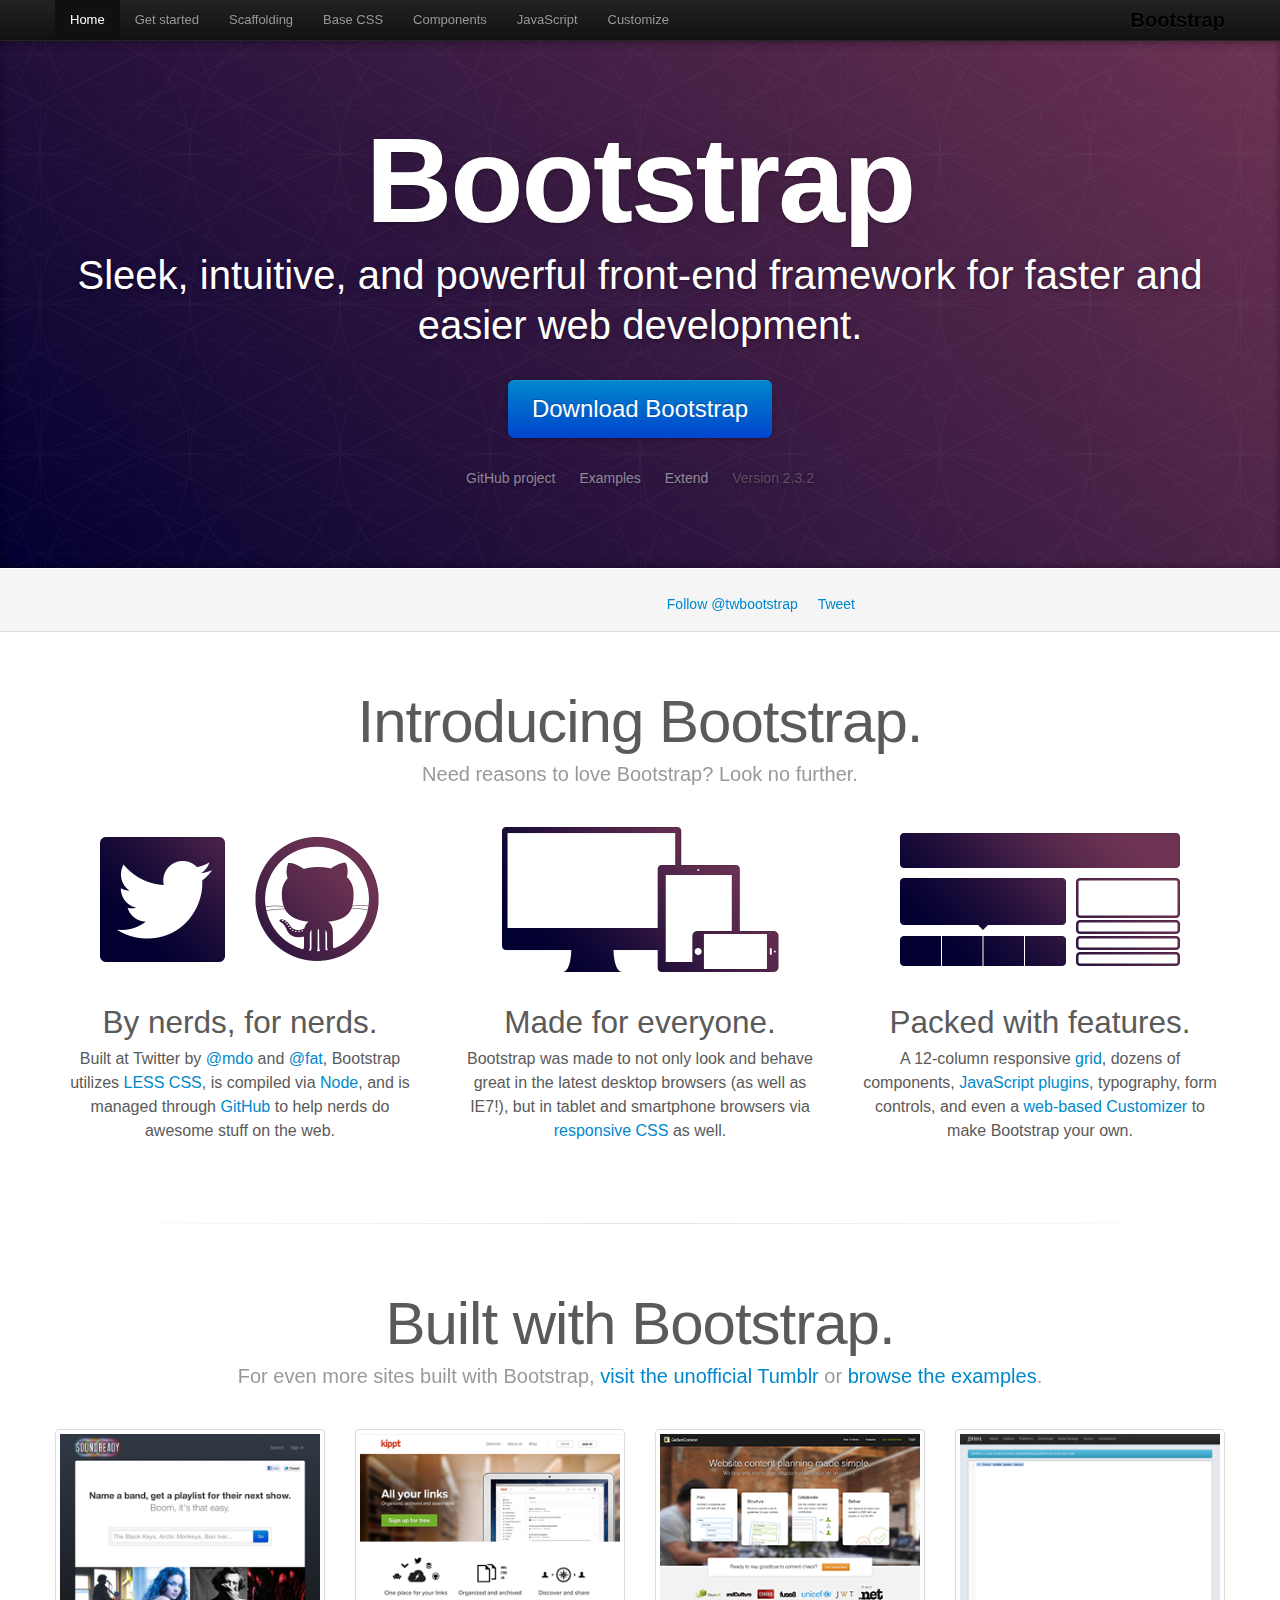
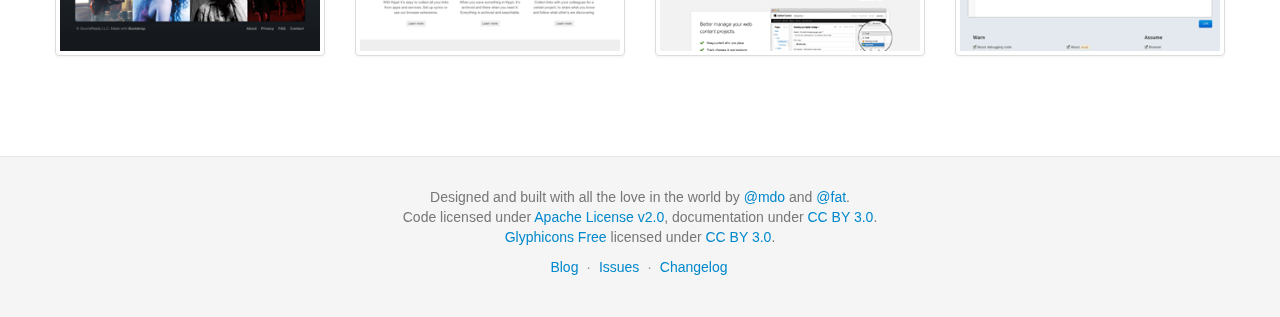
<file: twitter-bootstrap/docs/index.html>
<!DOCTYPE html>
<html lang="en">
  <head>
    <meta charset="utf-8">
    <title>Bootstrap</title>
    <meta name="viewport" content="width=device-width, initial-scale=1.0">
    <meta name="description" content="">
    <meta name="author" content="">

    <!-- Le styles -->
    <link href="assets/css/bootstrap.css" rel="stylesheet">
    <link href="assets/css/bootstrap-responsive.css" rel="stylesheet">
    <link href="assets/css/docs.css" rel="stylesheet">
    <link href="assets/js/google-code-prettify/prettify.css" rel="stylesheet">

    <!-- Le HTML5 shim, for IE6-8 support of HTML5 elements -->
    <!--[if lt IE 9]>
      <script src="assets/js/html5shiv.js"></script>
    <![endif]-->

    <!-- Le fav and touch icons -->
    <link rel="apple-touch-icon-precomposed" sizes="144x144" href="assets/ico/apple-touch-icon-144-precomposed.png">
    <link rel="apple-touch-icon-precomposed" sizes="114x114" href="assets/ico/apple-touch-icon-114-precomposed.png">
      <link rel="apple-touch-icon-precomposed" sizes="72x72" href="assets/ico/apple-touch-icon-72-precomposed.png">
                    <link rel="apple-touch-icon-precomposed" href="assets/ico/apple-touch-icon-57-precomposed.png">
                                   <link rel="shortcut icon" href="assets/ico/favicon.png">

    <script type="text/javascript">
      var _gaq = _gaq || [];
      _gaq.push(['_setAccount', 'UA-146052-10']);
      _gaq.push(['_trackPageview']);
      (function() {
        var ga = document.createElement('script'); ga.type = 'text/javascript'; ga.async = true;
        ga.src = ('https:' == document.location.protocol ? 'https://ssl' : 'http://www') + '.google-analytics.com/ga.js';
        var s = document.getElementsByTagName('script')[0]; s.parentNode.insertBefore(ga, s);
      })();
    </script>
  </head>

  <body data-spy="scroll" data-target=".bs-docs-sidebar">

    <!-- Navbar
    ================================================== -->
    <div class="navbar navbar-inverse navbar-fixed-top">
      <div class="navbar-inner">
        <div class="container">
          <button type="button" class="btn btn-navbar" data-toggle="collapse" data-target=".nav-collapse">
            <span class="icon-bar"></span>
            <span class="icon-bar"></span>
            <span class="icon-bar"></span>
          </button>
          <a class="brand" href="./index.html">Bootstrap</a>
          <div class="nav-collapse collapse">
            <ul class="nav">
              <li class="active">
                <a href="./index.html">Home</a>
              </li>
              <li class="">
                <a href="./getting-started.html">Get started</a>
              </li>
              <li class="">
                <a href="./scaffolding.html">Scaffolding</a>
              </li>
              <li class="">
                <a href="./base-css.html">Base CSS</a>
              </li>
              <li class="">
                <a href="./components.html">Components</a>
              </li>
              <li class="">
                <a href="./javascript.html">JavaScript</a>
              </li>
              <li class="">
                <a href="./customize.html">Customize</a>
              </li>
            </ul>
          </div>
        </div>
      </div>
    </div>

<div class="jumbotron masthead">
  <div class="container">
    <h1>Bootstrap</h1>
    <p>Sleek, intuitive, and powerful front-end framework for faster and easier web development.</p>
    <p>
      <a href="assets/bootstrap.zip" class="btn btn-primary btn-large" onclick="_gaq.push(['_trackEvent', 'Jumbotron actions', 'Download', 'Download 2.3.2']);">Download Bootstrap</a>
    </p>
    <ul class="masthead-links">
      <li>
        <a href="http://github.com/twitter/bootstrap" onclick="_gaq.push(['_trackEvent', 'Jumbotron actions', 'Jumbotron links', 'GitHub project']);">GitHub project</a>
      </li>
      <li>
        <a href="./getting-started.html#examples" onclick="_gaq.push(['_trackEvent', 'Jumbotron actions', 'Jumbotron links', 'Examples']);">Examples</a>
      </li>
      <li>
        <a href="./extend.html" onclick="_gaq.push(['_trackEvent', 'Jumbotron actions', 'Jumbotron links', 'Extend']);">Extend</a>
      </li>
      <li>
        Version 2.3.2
      </li>
    </ul>
  </div>
</div>

<div class="bs-docs-social">
  <div class="container">
    <ul class="bs-docs-social-buttons">
      <li>
        <iframe class="github-btn" src="http://ghbtns.com/github-btn.html?user=twitter&repo=bootstrap&type=watch&count=true" allowtransparency="true" frameborder="0" scrolling="0" width="100px" height="20px"></iframe>
      </li>
      <li>
        <iframe class="github-btn" src="http://ghbtns.com/github-btn.html?user=twitter&repo=bootstrap&type=fork&count=true" allowtransparency="true" frameborder="0" scrolling="0" width="102px" height="20px"></iframe>
      </li>
      <li class="follow-btn">
        <a href="https://twitter.com/twbootstrap" class="twitter-follow-button" data-link-color="#0069D6" data-show-count="true">Follow @twbootstrap</a>
      </li>
      <li class="tweet-btn">
        <a href="https://twitter.com/share" class="twitter-share-button" data-url="http://twitter.github.com/bootstrap/" data-count="horizontal" data-via="twbootstrap" data-related="mdo:Creator of Twitter Bootstrap">Tweet</a>
      </li>
    </ul>
  </div>
</div>

<div class="container">

  <div class="marketing">

    <h1>Introducing Bootstrap.</h1>
    <p class="marketing-byline">Need reasons to love Bootstrap? Look no further.</p>

    <div class="row-fluid">
      <div class="span4">
        <img class="marketing-img" src="assets/img/bs-docs-twitter-github.png">
        <h2>By nerds, for nerds.</h2>
        <p>Built at Twitter by <a href="http://twitter.com/mdo">@mdo</a> and <a href="http://twitter.com/fat">@fat</a>, Bootstrap utilizes <a href="http://lesscss.org">LESS CSS</a>, is compiled via <a href="http://nodejs.org">Node</a>, and is managed through <a href="http://github.com">GitHub</a> to help nerds do awesome stuff on the web.</p>
      </div>
      <div class="span4">
        <img class="marketing-img" src="assets/img/bs-docs-responsive-illustrations.png">
        <h2>Made for everyone.</h2>
        <p>Bootstrap was made to not only look and behave great in the latest desktop browsers (as well as IE7!), but in tablet and smartphone browsers via <a href="./scaffolding.html#responsive">responsive CSS</a> as well.</p>
      </div>
      <div class="span4">
        <img class="marketing-img" src="assets/img/bs-docs-bootstrap-features.png">
        <h2>Packed with features.</h2>
        <p>A 12-column responsive <a href="./scaffolding.html#gridSystem">grid</a>, dozens of components, <a href="./javascript.html">JavaScript plugins</a>, typography, form controls, and even a <a href="./customize.html">web-based Customizer</a> to make Bootstrap your own.</p>
      </div>
    </div>

    <hr class="soften">

    <h1>Built with Bootstrap.</h1>
    <p class="marketing-byline">For even more sites built with Bootstrap, <a href="http://builtwithbootstrap.tumblr.com/" target="_blank">visit the unofficial Tumblr</a> or <a href="./getting-started.html#examples">browse the examples</a>.</p>
    <div class="row-fluid">
      <ul class="thumbnails example-sites">
        <li class="span3">
          <a class="thumbnail" href="http://soundready.fm/" target="_blank">
            <img src="assets/img/example-sites/soundready.png" alt="SoundReady.fm">
          </a>
        </li>
        <li class="span3">
          <a class="thumbnail" href="http://kippt.com/" target="_blank">
            <img src="assets/img/example-sites/kippt.png" alt="Kippt">
          </a>
        </li>
        <li class="span3">
          <a class="thumbnail" href="http://www.gathercontent.com/" target="_blank">
            <img src="assets/img/example-sites/gathercontent.png" alt="Gather Content">
          </a>
        </li>
        <li class="span3">
          <a class="thumbnail" href="http://www.jshint.com/" target="_blank">
            <img src="assets/img/example-sites/jshint.png" alt="JS Hint">
          </a>
        </li>
      </ul>
     </div>

  </div>

</div>



    <!-- Footer
    ================================================== -->
    <footer class="footer">
      <div class="container">
        <p>Designed and built with all the love in the world by <a href="http://twitter.com/mdo" target="_blank">@mdo</a> and <a href="http://twitter.com/fat" target="_blank">@fat</a>.</p>
        <p>Code licensed under <a href="http://www.apache.org/licenses/LICENSE-2.0" target="_blank">Apache License v2.0</a>, documentation under <a href="http://creativecommons.org/licenses/by/3.0/">CC BY 3.0</a>.</p>
        <p><a href="http://glyphicons.com">Glyphicons Free</a> licensed under <a href="http://creativecommons.org/licenses/by/3.0/">CC BY 3.0</a>.</p>
        <ul class="footer-links">
          <li><a href="http://blog.getbootstrap.com">Blog</a></li>
          <li class="muted">&middot;</li>
          <li><a href="https://github.com/twitter/bootstrap/issues?state=open">Issues</a></li>
          <li class="muted">&middot;</li>
          <li><a href="https://github.com/twitter/bootstrap/blob/master/CHANGELOG.md">Changelog</a></li>
        </ul>
      </div>
    </footer>



    <!-- Le javascript
    ================================================== -->
    <!-- Placed at the end of the document so the pages load faster -->
    <script type="text/javascript" src="http://platform.twitter.com/widgets.js"></script>
    <script src="assets/js/jquery.js"></script>
    <script src="assets/js/bootstrap-transition.js"></script>
    <script src="assets/js/bootstrap-alert.js"></script>
    <script src="assets/js/bootstrap-modal.js"></script>
    <script src="assets/js/bootstrap-dropdown.js"></script>
    <script src="assets/js/bootstrap-scrollspy.js"></script>
    <script src="assets/js/bootstrap-tab.js"></script>
    <script src="assets/js/bootstrap-tooltip.js"></script>
    <script src="assets/js/bootstrap-popover.js"></script>
    <script src="assets/js/bootstrap-button.js"></script>
    <script src="assets/js/bootstrap-collapse.js"></script>
    <script src="assets/js/bootstrap-carousel.js"></script>
    <script src="assets/js/bootstrap-typeahead.js"></script>
    <script src="assets/js/bootstrap-affix.js"></script>

    <script src="assets/js/holder/holder.js"></script>
    <script src="assets/js/google-code-prettify/prettify.js"></script>

    <script src="assets/js/application.js"></script>


    <!-- Analytics
    ================================================== -->
    <script>
      var _gauges = _gauges || [];
      (function() {
        var t   = document.createElement('script');
        t.type  = 'text/javascript';
        t.async = true;
        t.id    = 'gauges-tracker';
        t.setAttribute('data-site-id', '4f0dc9fef5a1f55508000013');
        t.src = '//secure.gaug.es/track.js';
        var s = document.getElementsByTagName('script')[0];
        s.parentNode.insertBefore(t, s);
      })();
    </script>

  </body>
</html>
</file>
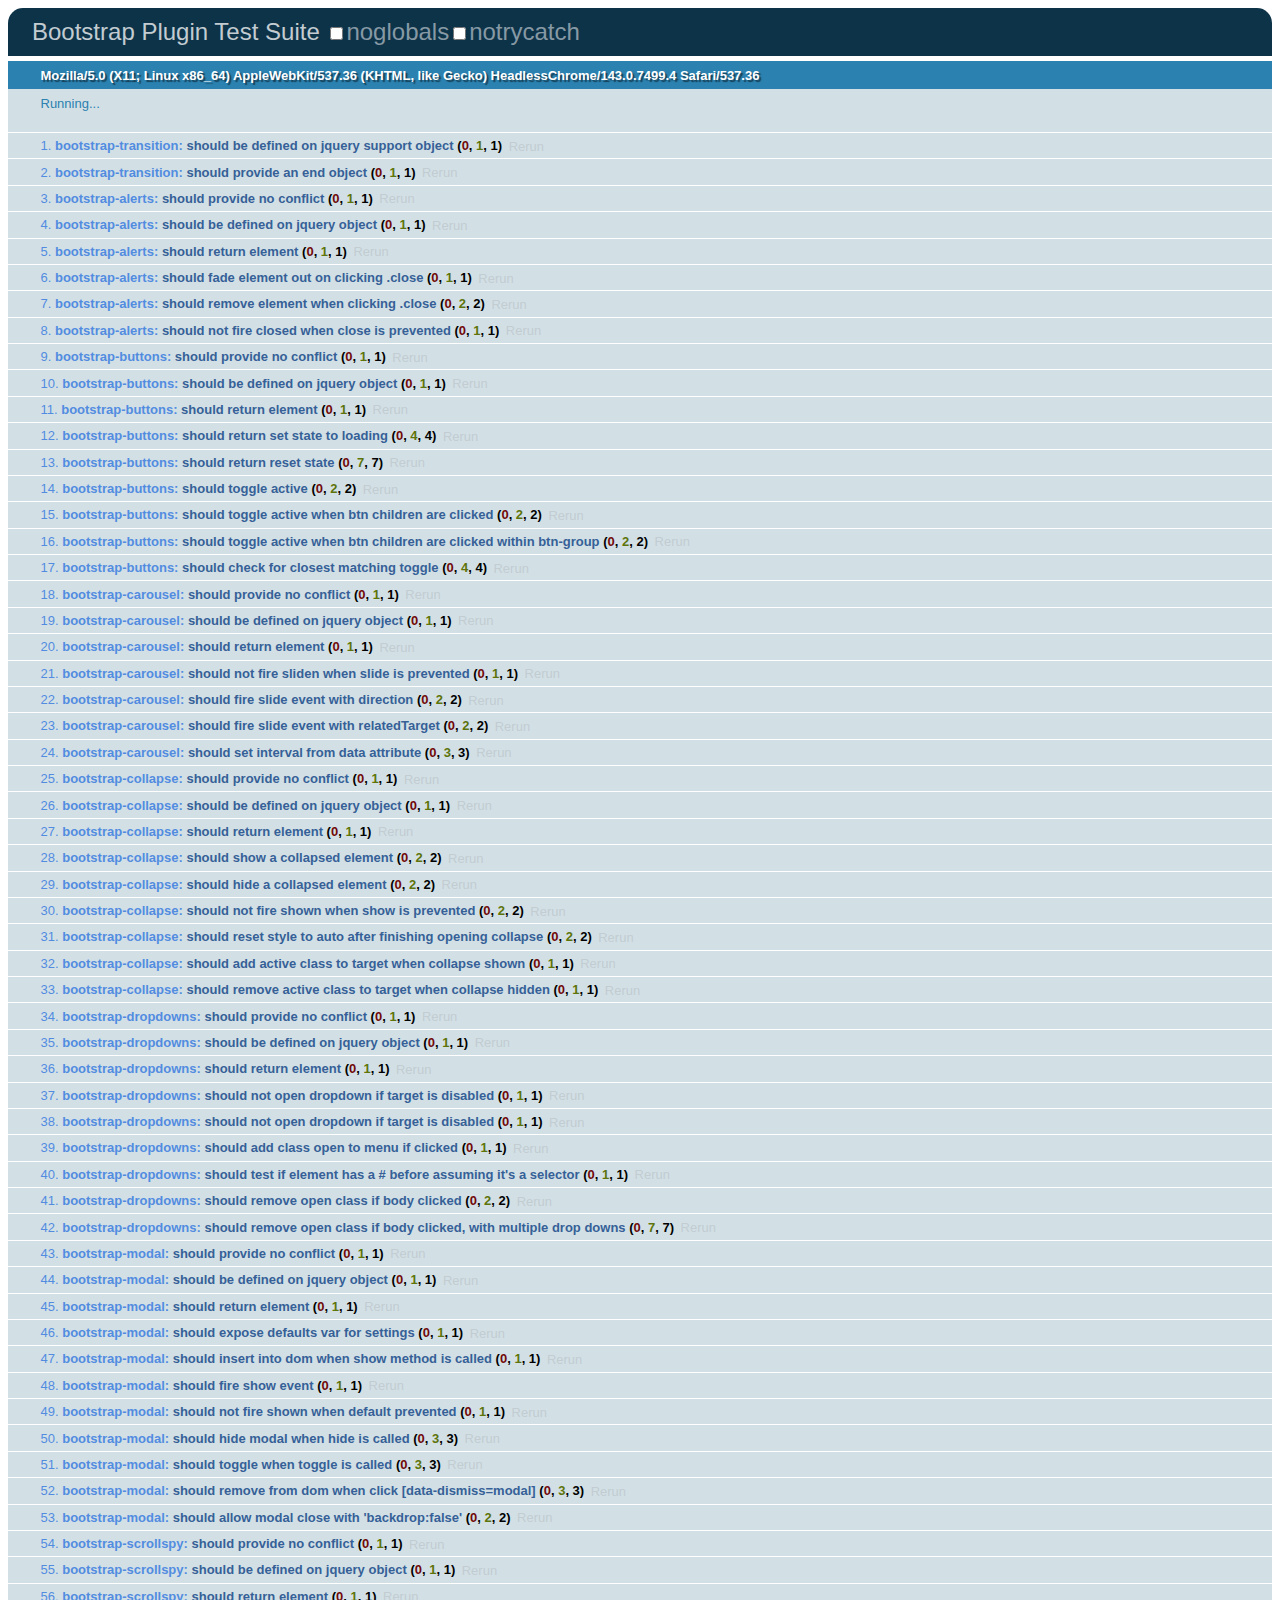
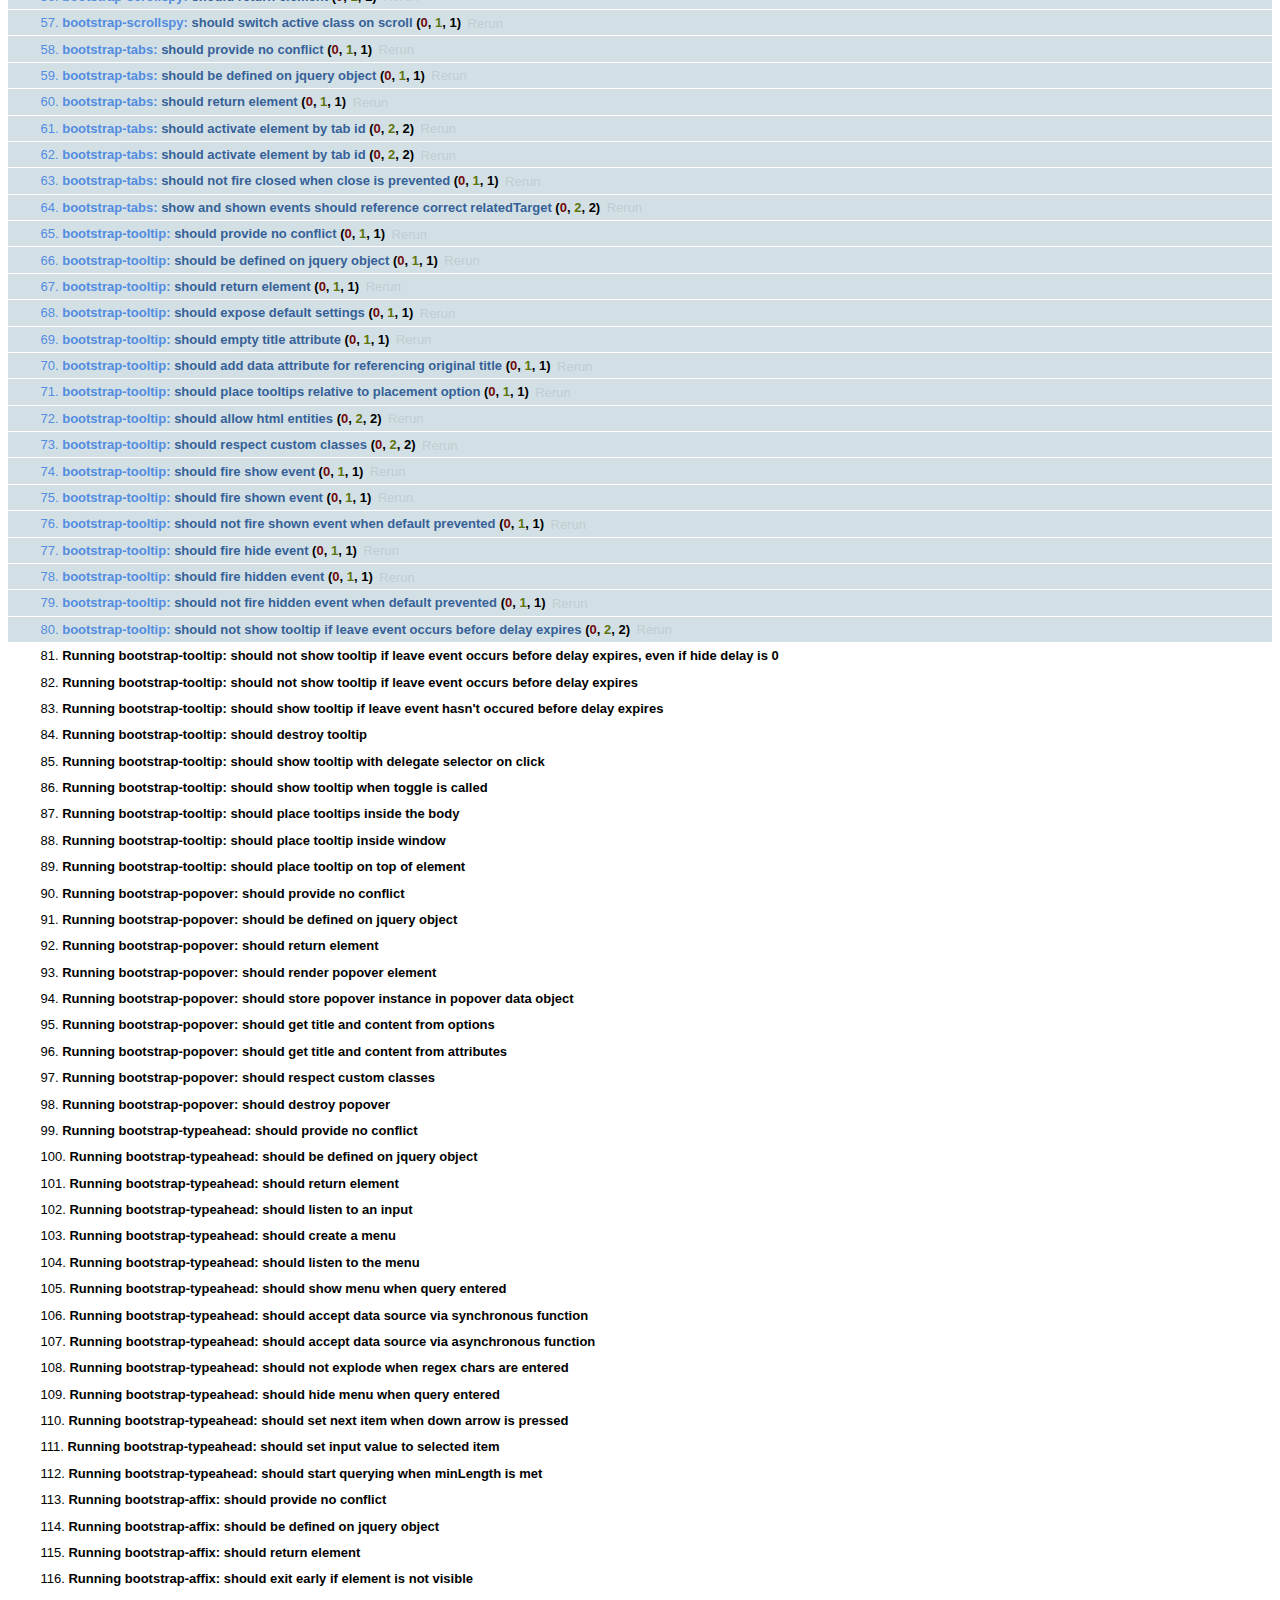
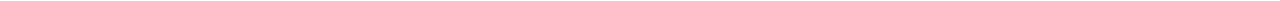
<file: twitter-bootstrap/js/tests/index.html>
<!DOCTYPE HTML>
<html>
<head>
  <title>Bootstrap Plugin Test Suite</title>

  <!-- jquery -->
  <!--<script src="http://code.jquery.com/jquery-1.7.min.js"></script>-->
  <script src="vendor/jquery.js"></script>

  <!-- qunit -->
  <link rel="stylesheet" href="vendor/qunit.css" type="text/css" media="screen" />
  <script src="vendor/qunit.js"></script>

  <!-- phantomjs logging script-->
  <script src="unit/bootstrap-phantom.js"></script>

  <!--  plugin sources -->
  <script src="../../js/bootstrap-transition.js"></script>
  <script src="../../js/bootstrap-alert.js"></script>
  <script src="../../js/bootstrap-button.js"></script>
  <script src="../../js/bootstrap-carousel.js"></script>
  <script src="../../js/bootstrap-collapse.js"></script>
  <script src="../../js/bootstrap-dropdown.js"></script>
  <script src="../../js/bootstrap-modal.js"></script>
  <script src="../../js/bootstrap-scrollspy.js"></script>
  <script src="../../js/bootstrap-tab.js"></script>
  <script src="../../js/bootstrap-tooltip.js"></script>
  <script src="../../js/bootstrap-popover.js"></script>
  <script src="../../js/bootstrap-typeahead.js"></script>
  <script src="../../js/bootstrap-affix.js"></script>

  <!-- unit tests -->
  <script src="unit/bootstrap-transition.js"></script>
  <script src="unit/bootstrap-alert.js"></script>
  <script src="unit/bootstrap-button.js"></script>
  <script src="unit/bootstrap-carousel.js"></script>
  <script src="unit/bootstrap-collapse.js"></script>
  <script src="unit/bootstrap-dropdown.js"></script>
  <script src="unit/bootstrap-modal.js"></script>
  <script src="unit/bootstrap-scrollspy.js"></script>
  <script src="unit/bootstrap-tab.js"></script>
  <script src="unit/bootstrap-tooltip.js"></script>
  <script src="unit/bootstrap-popover.js"></script>
  <script src="unit/bootstrap-typeahead.js"></script>
  <script src="unit/bootstrap-affix.js"></script>
</head>
<body>
  <div>
    <h1 id="qunit-header">Bootstrap Plugin Test Suite</h1>
    <h2 id="qunit-banner"></h2>
    <h2 id="qunit-userAgent"></h2>
    <ol id="qunit-tests"></ol>
    <div id="qunit-fixture"></div>
  </div>
</body>
</html>
</file>
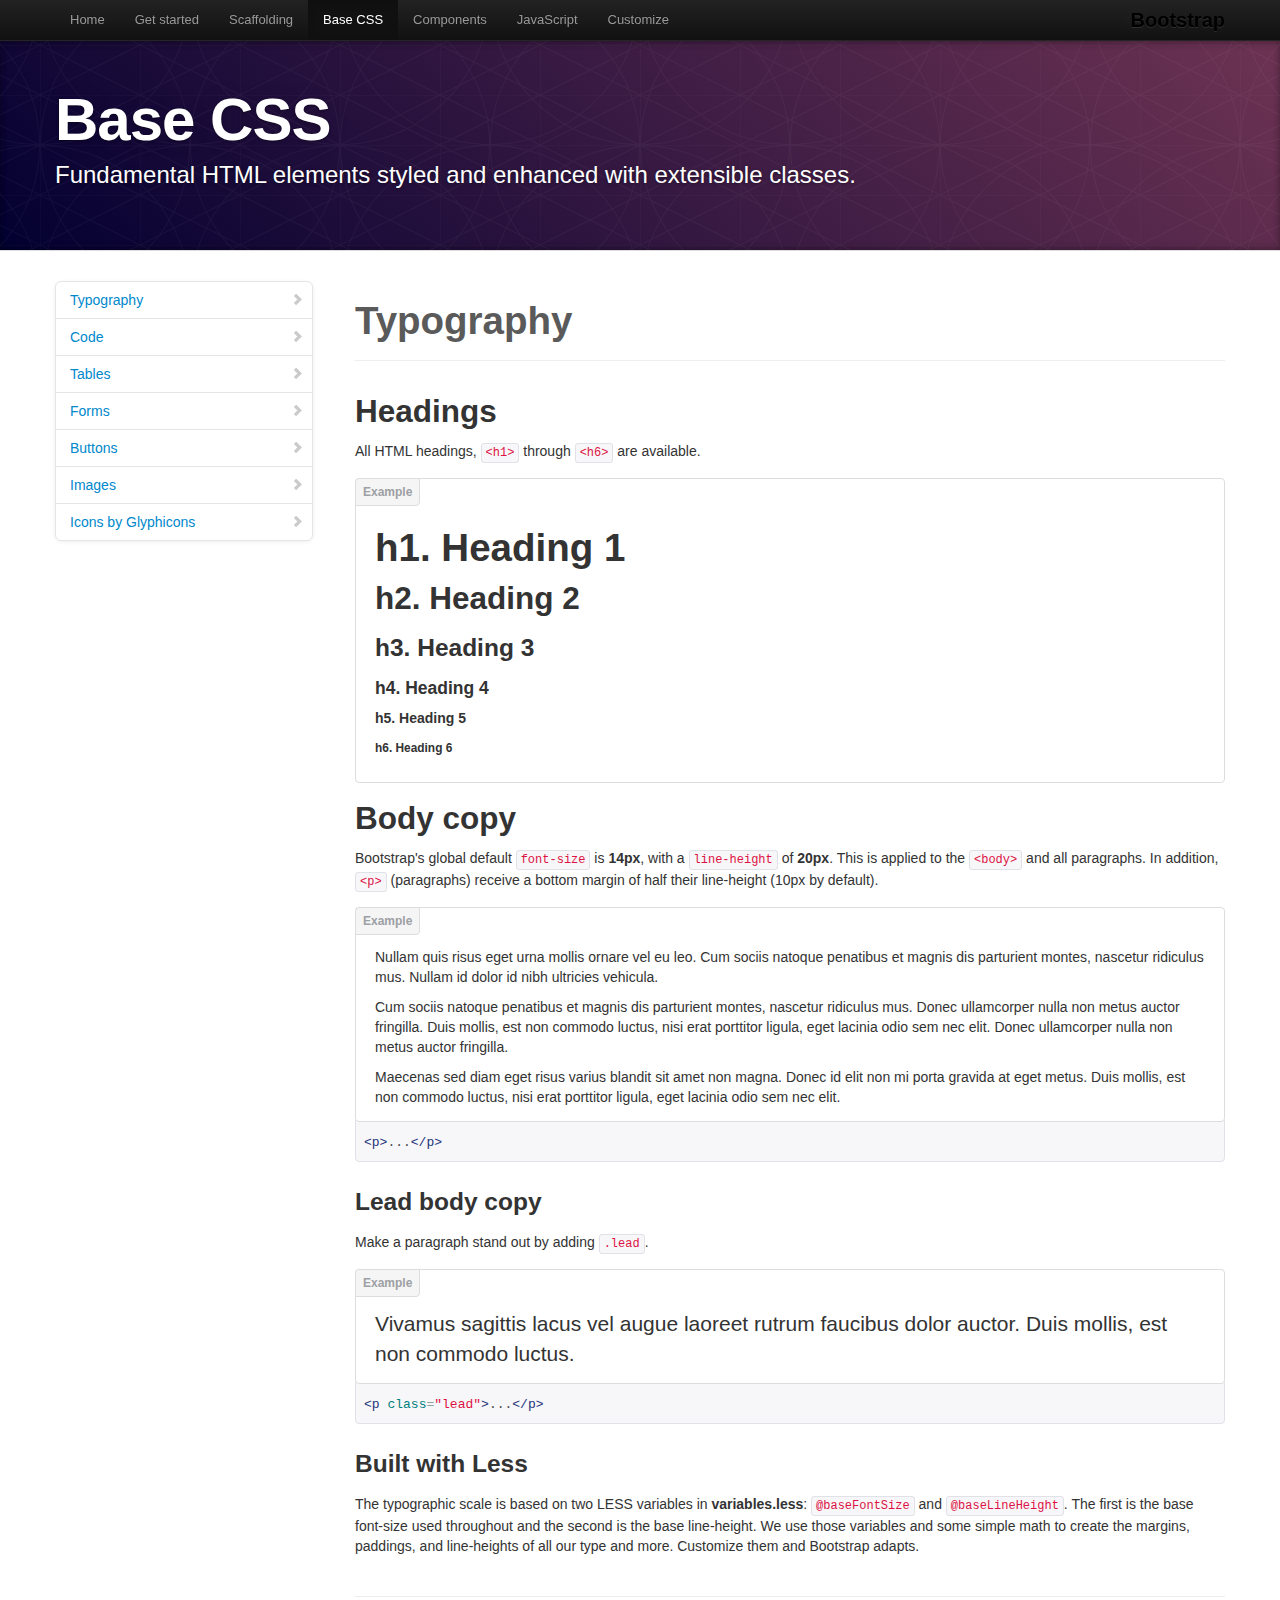
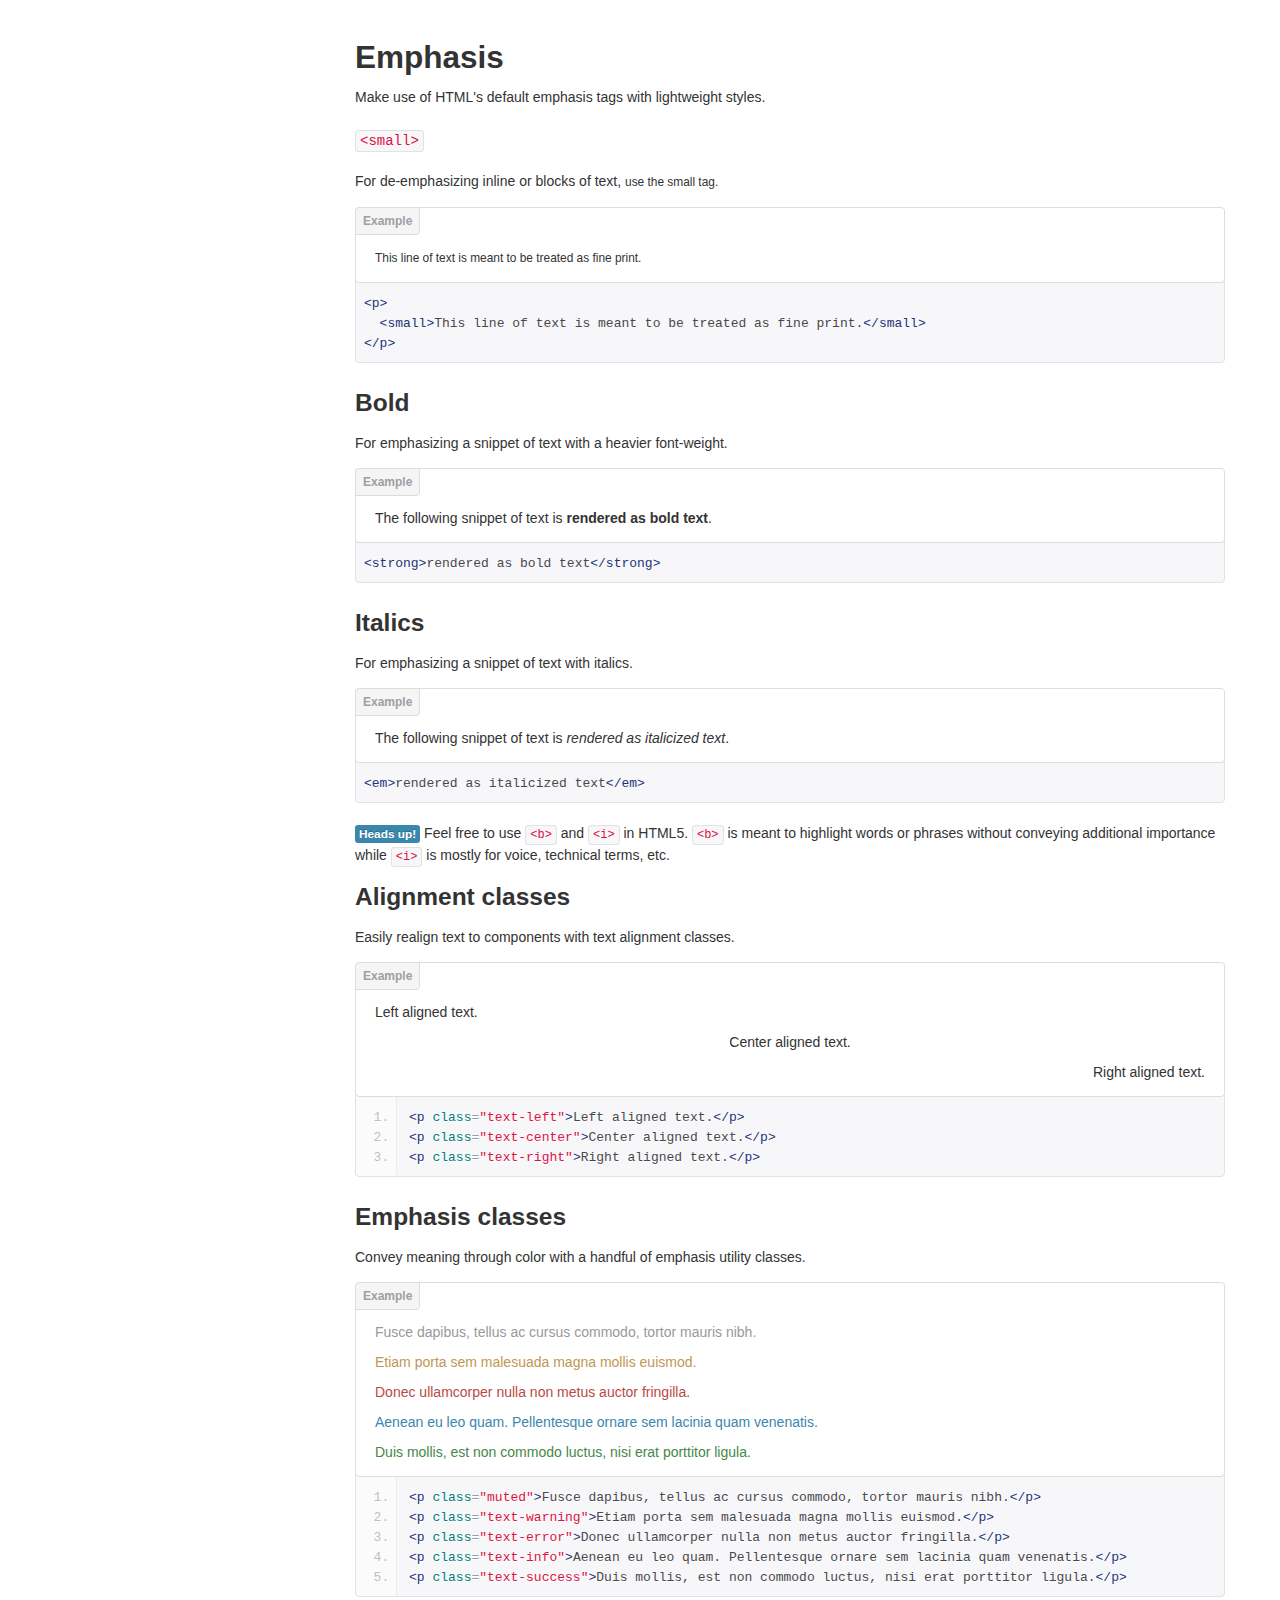
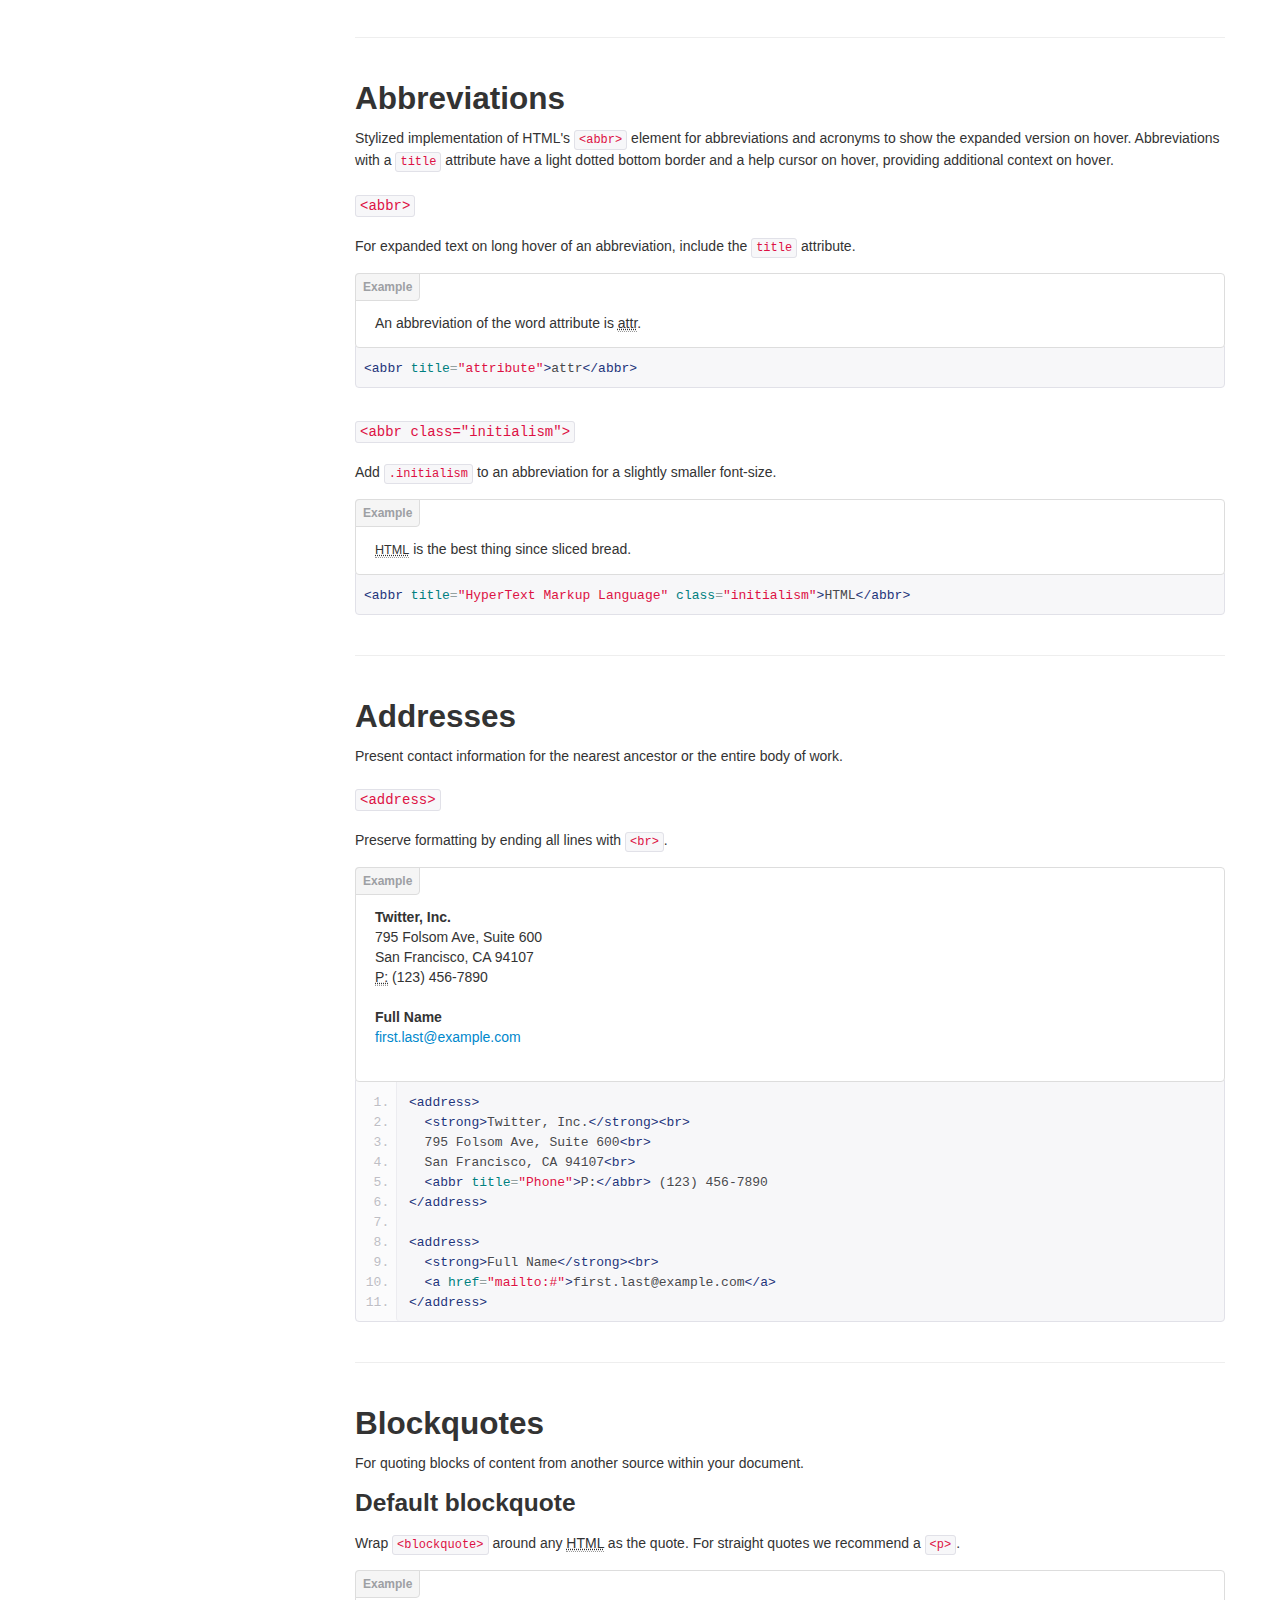
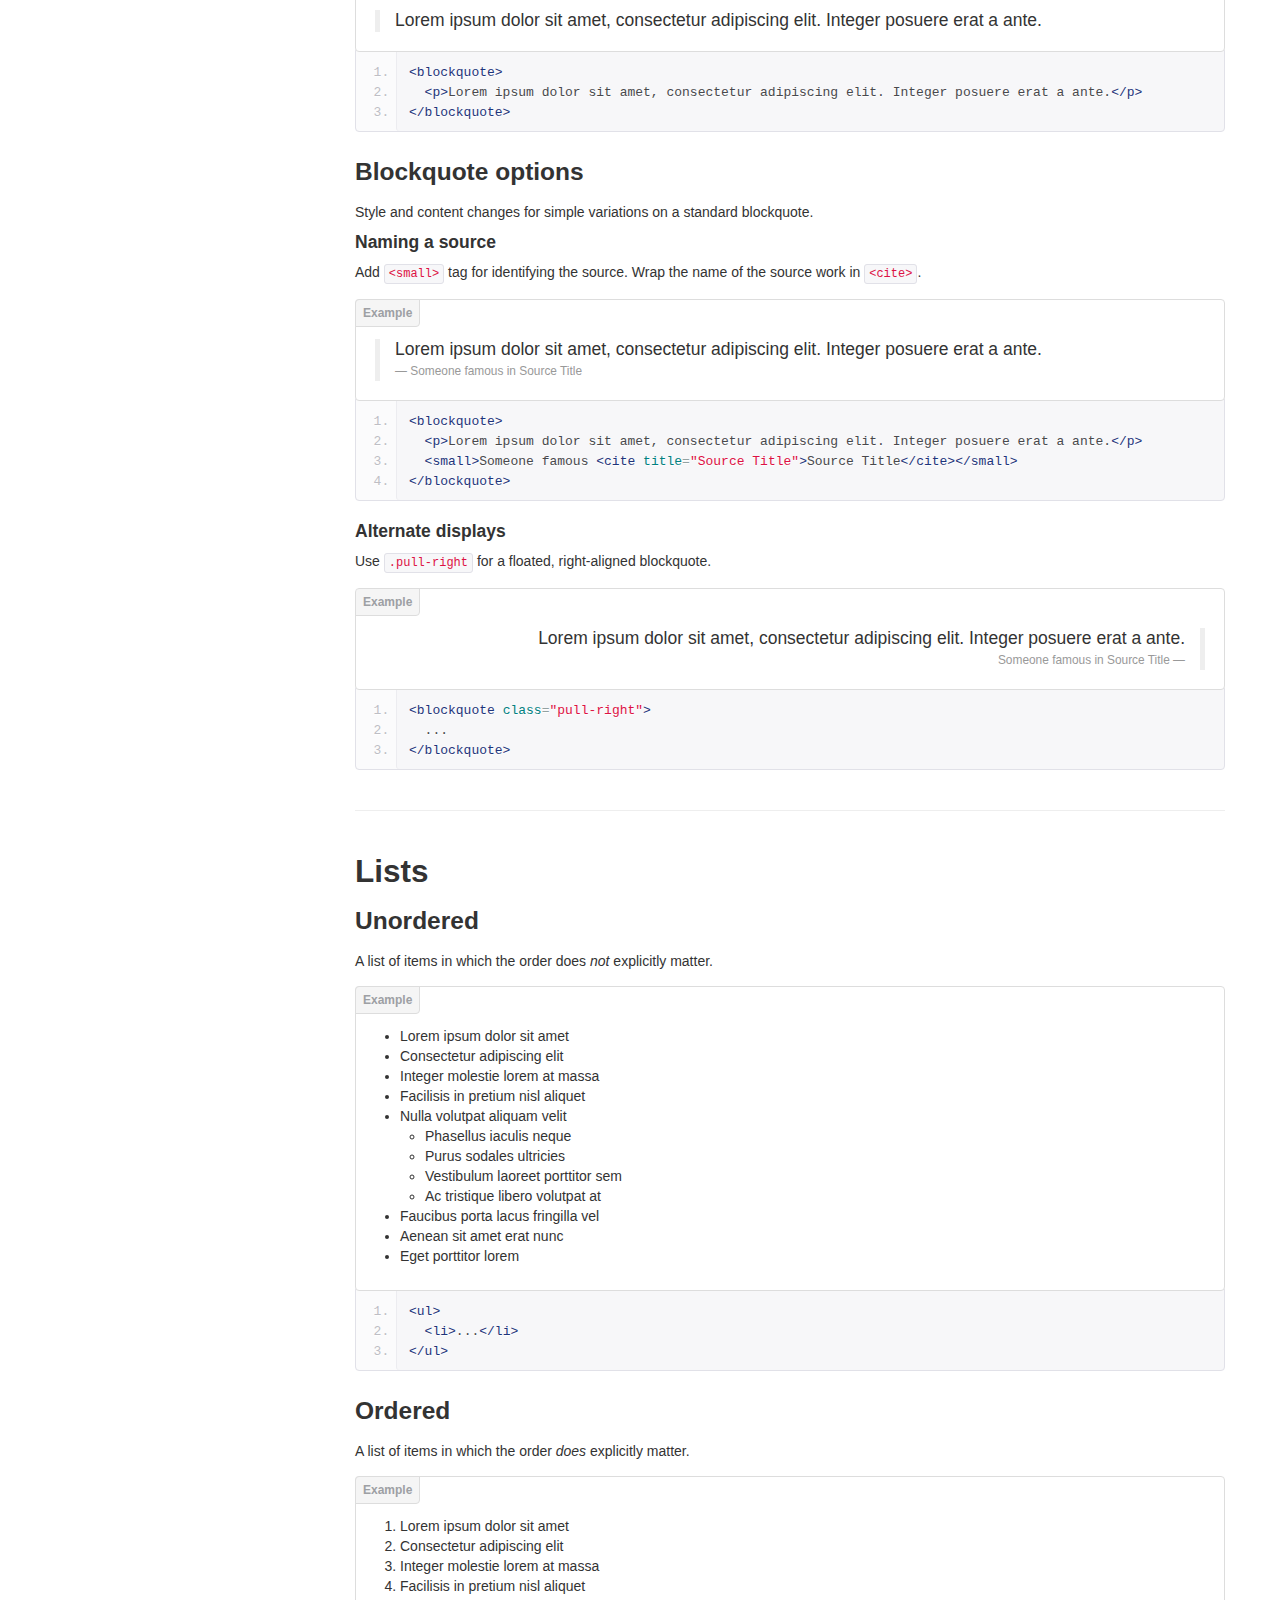
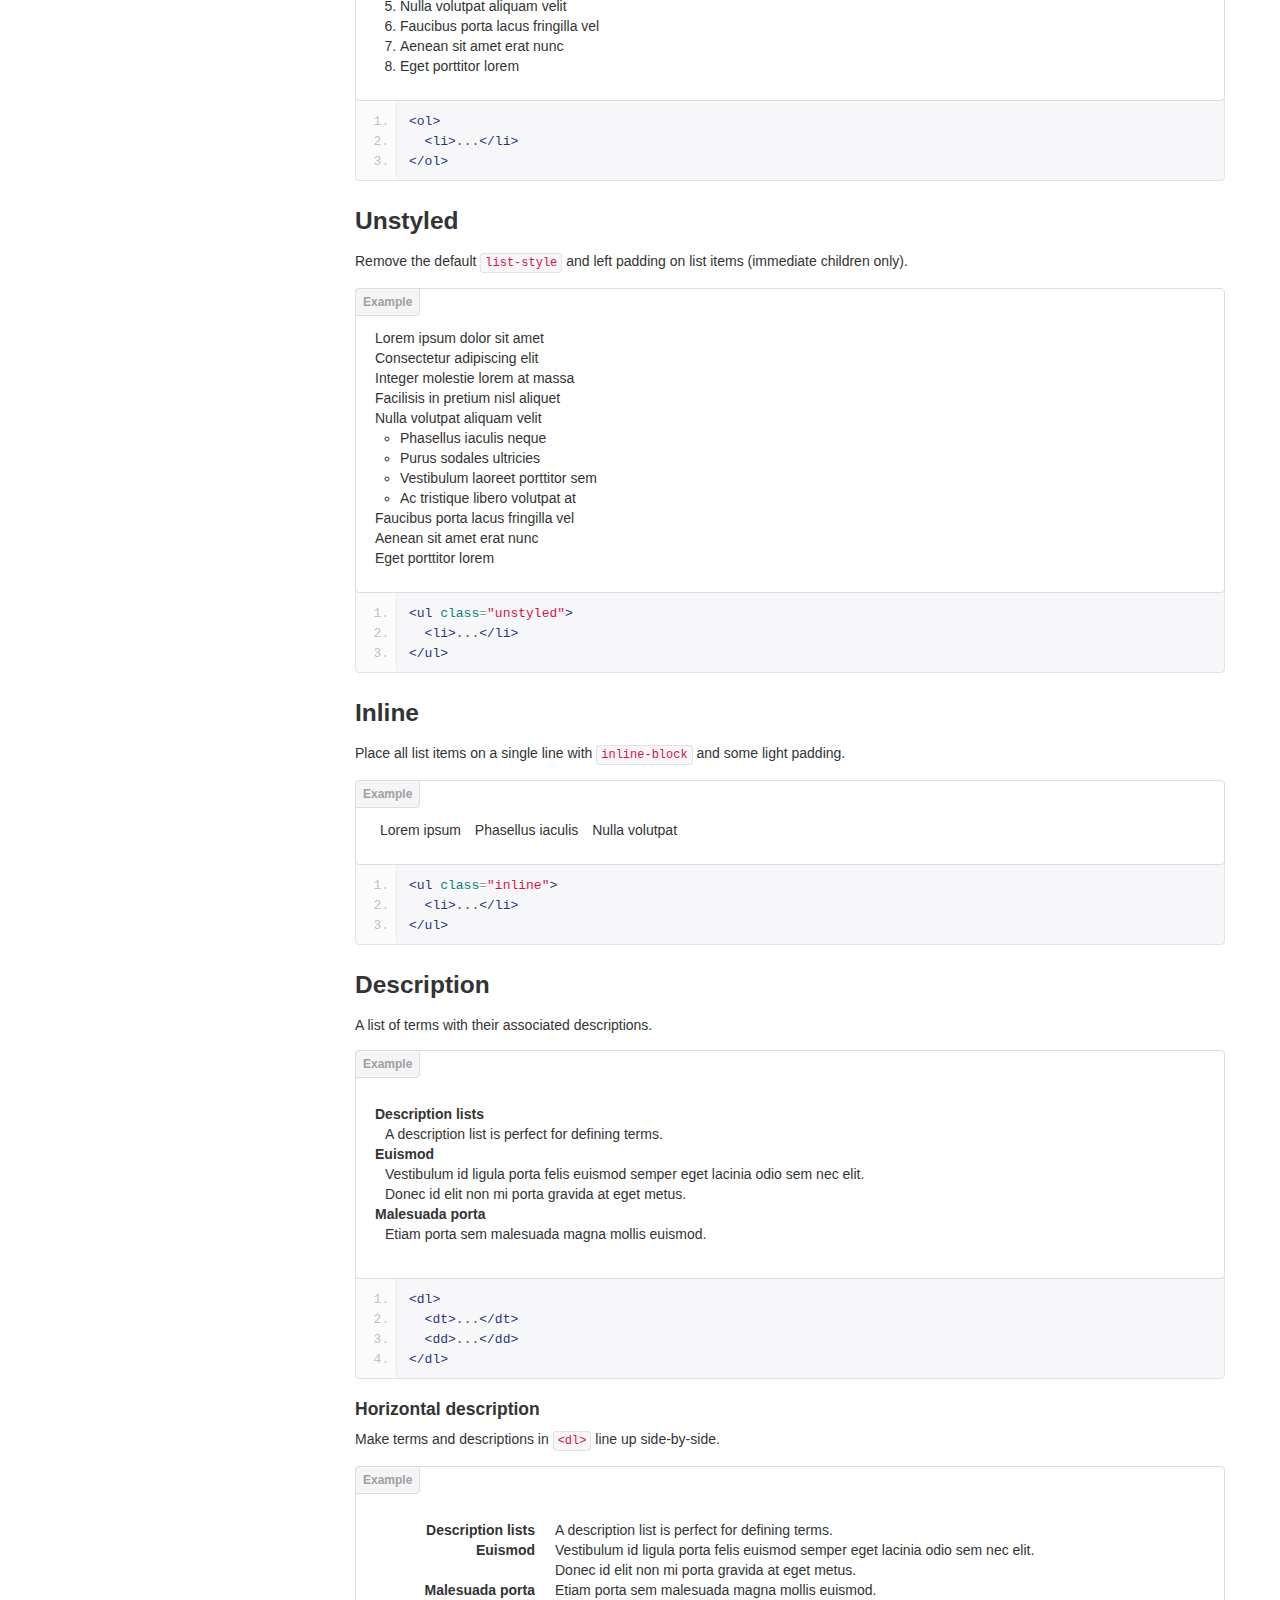
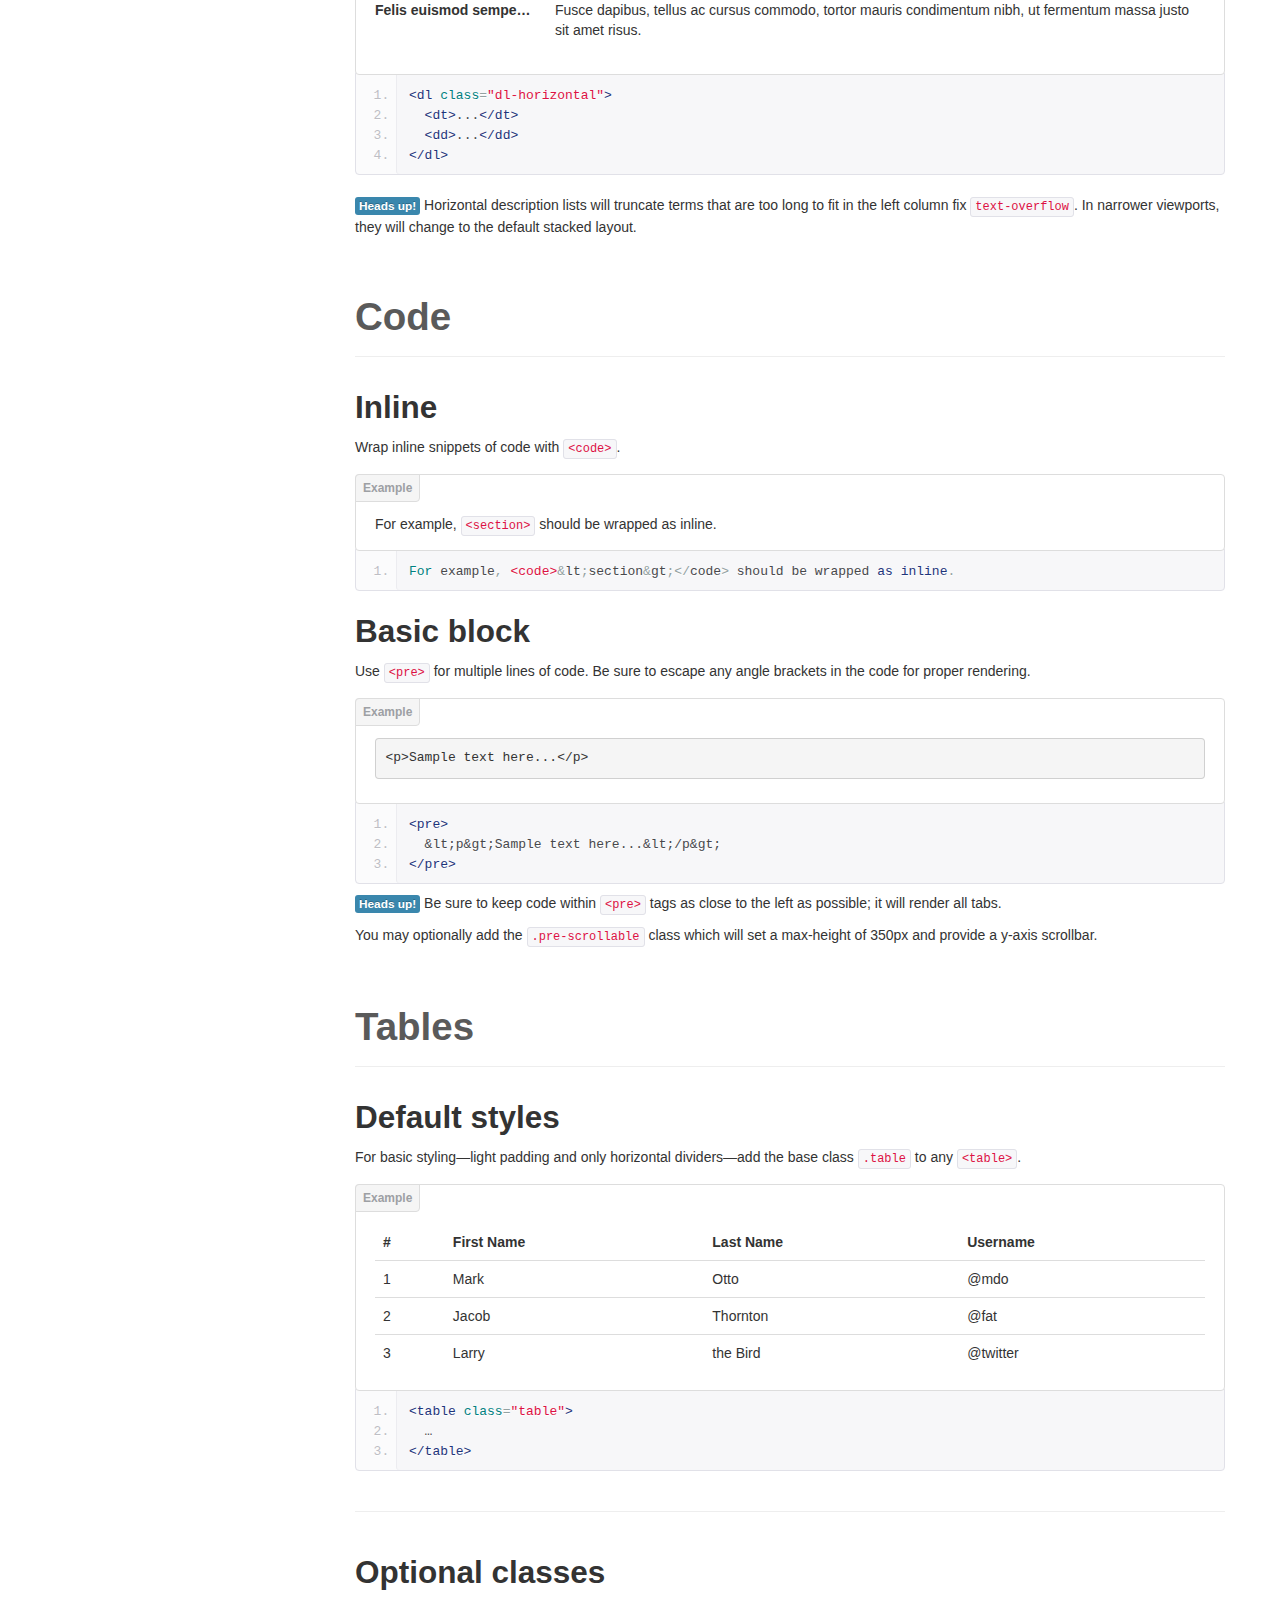
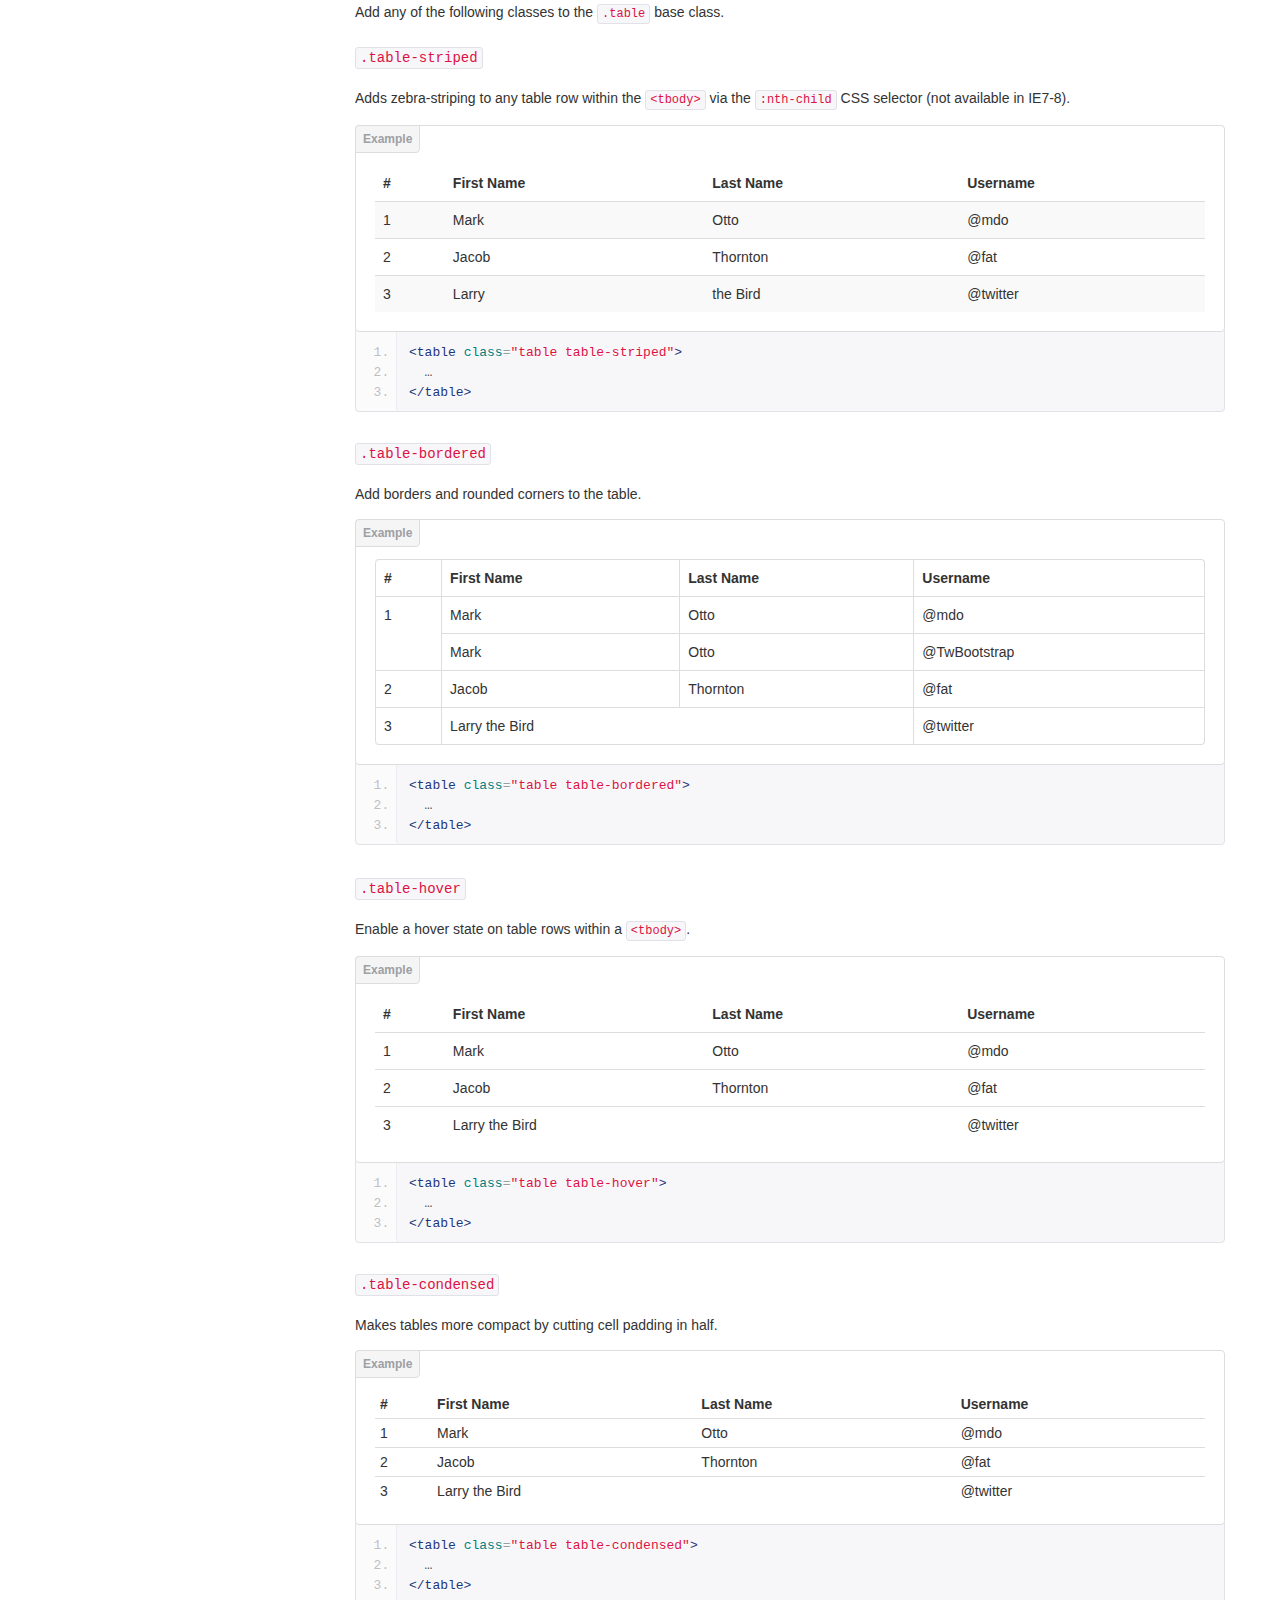
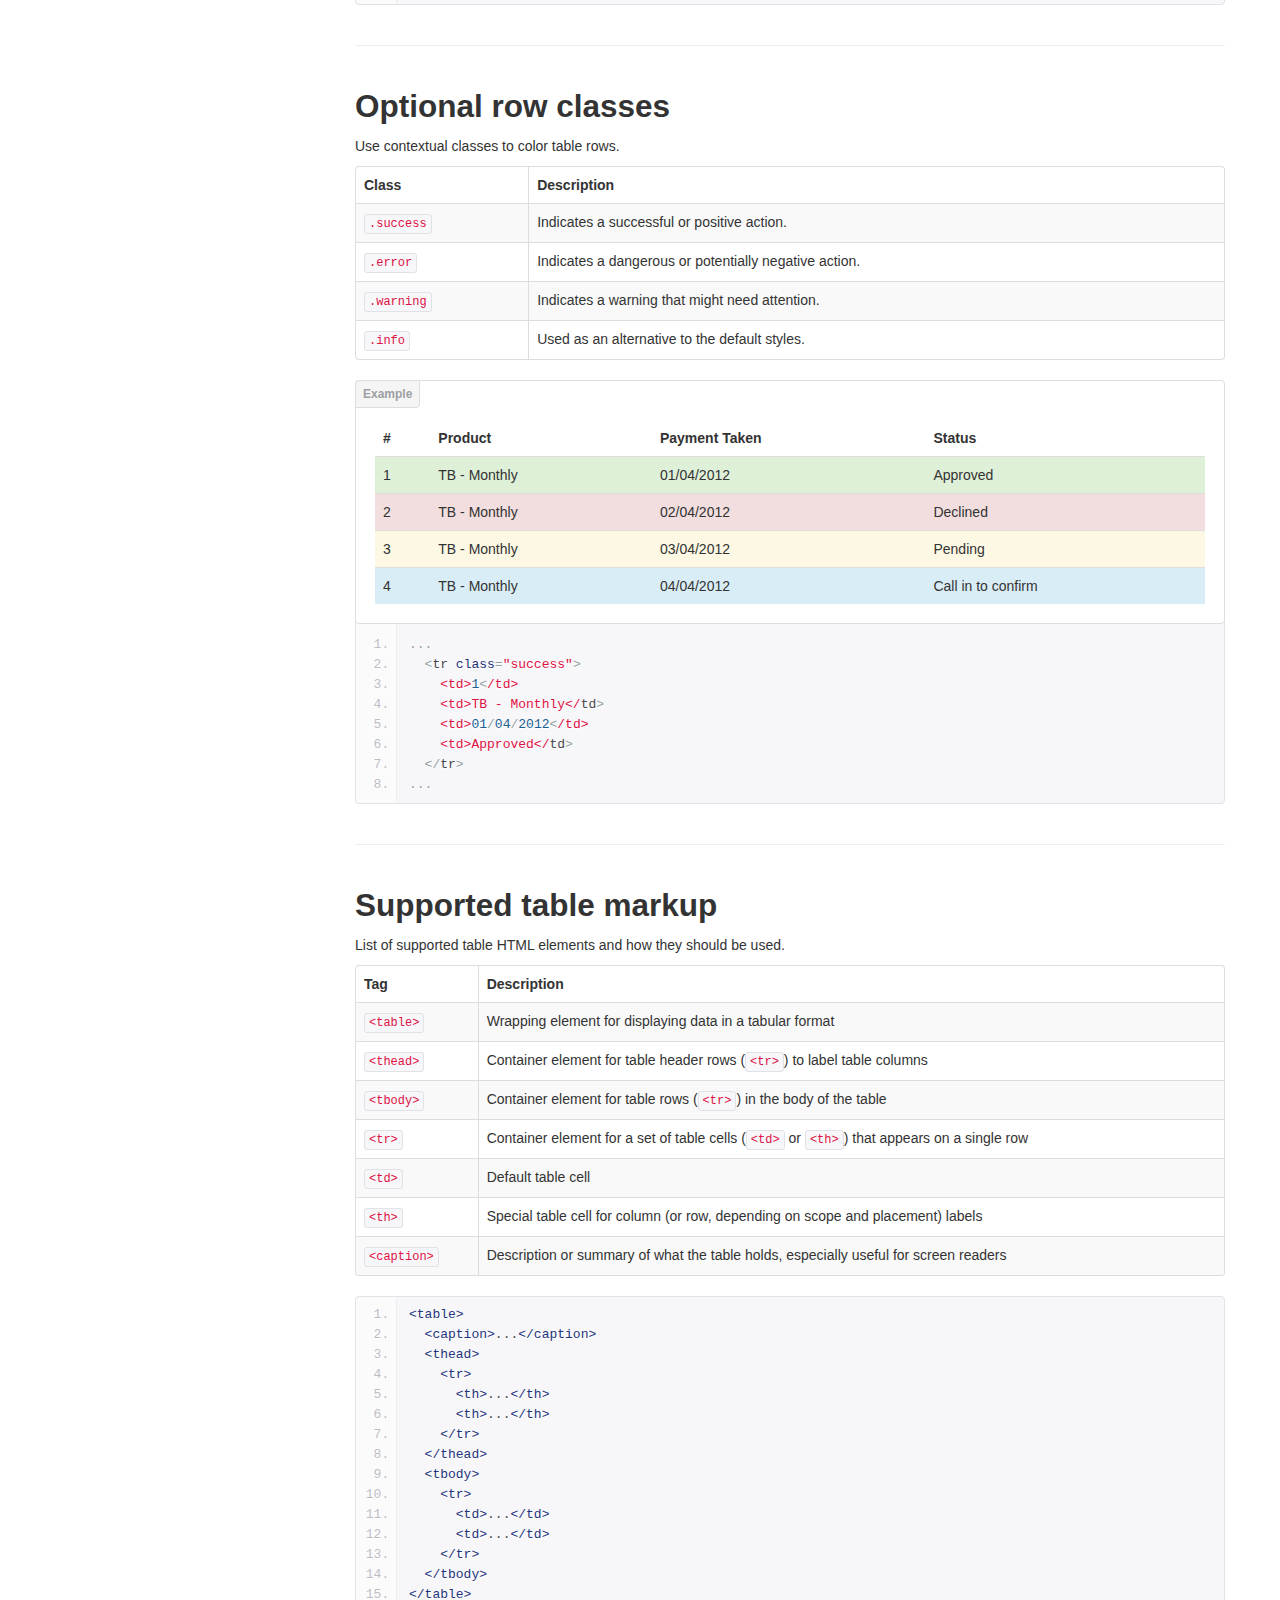
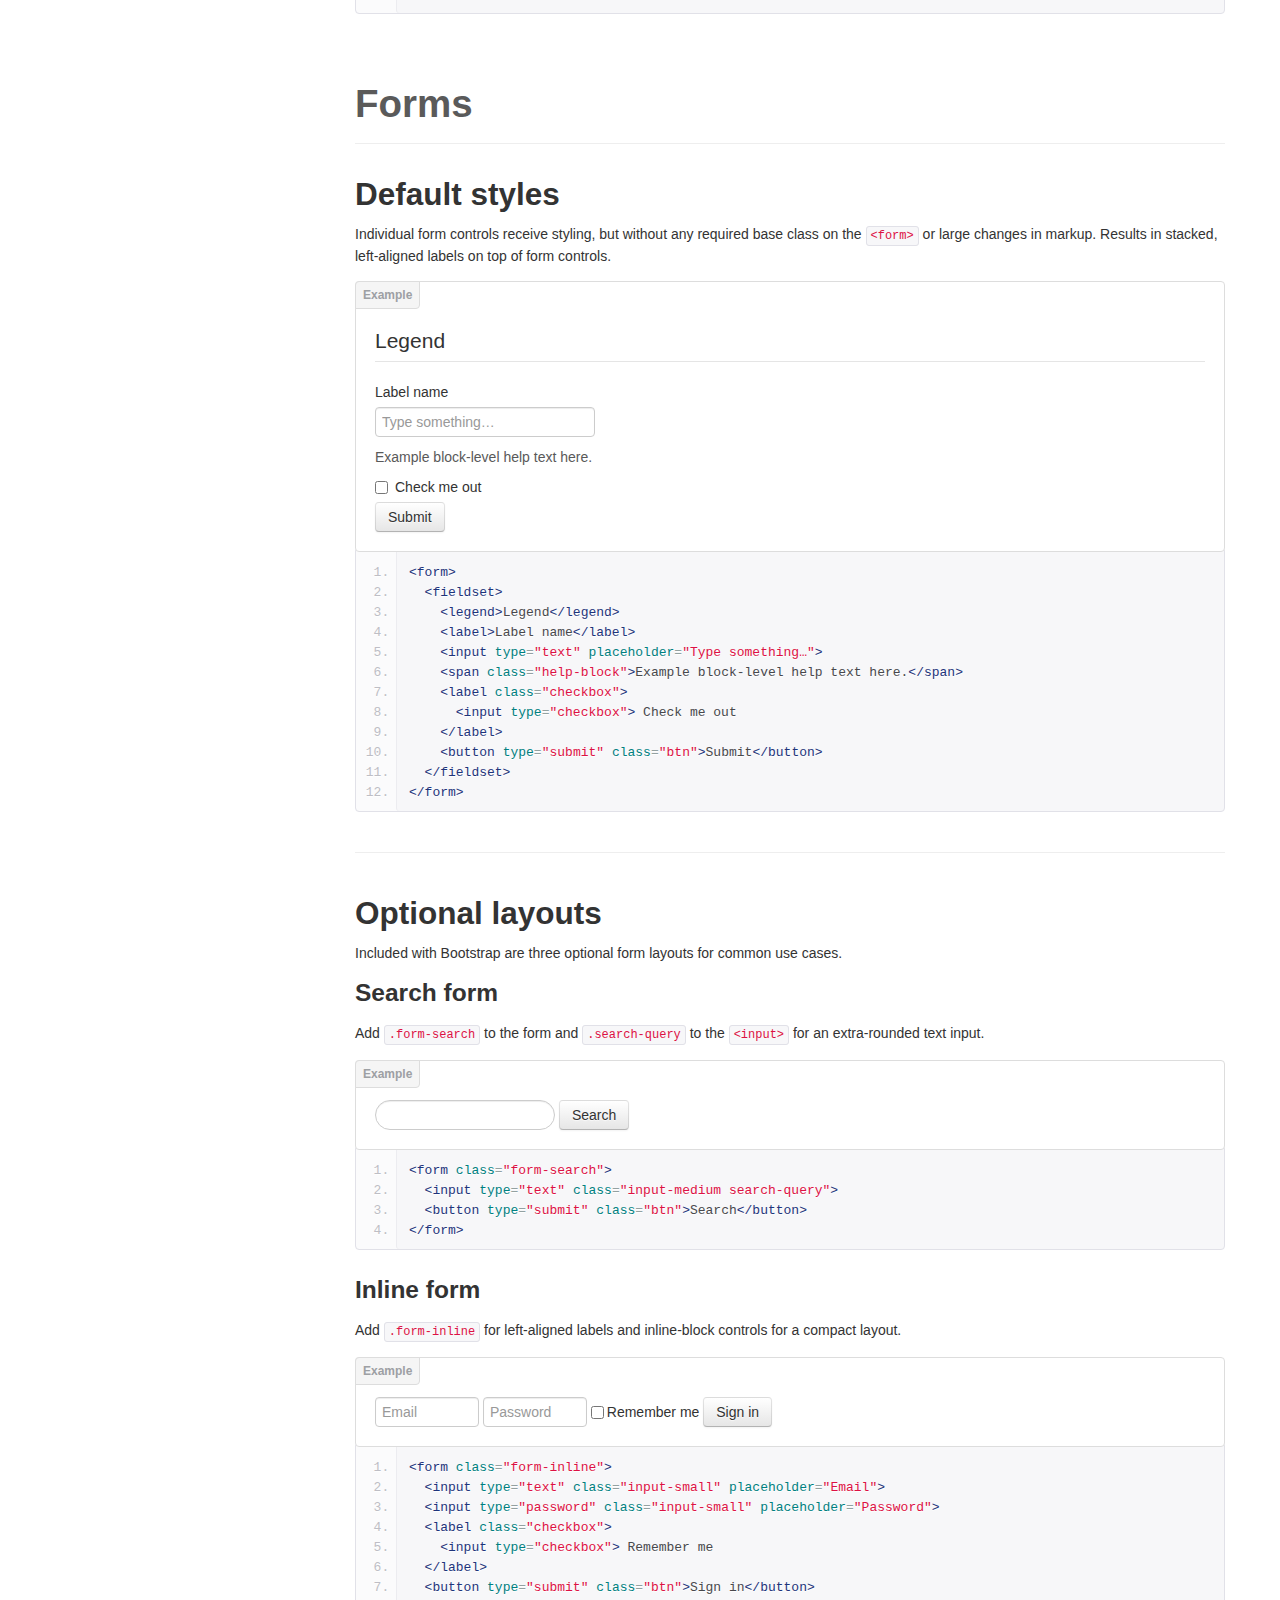
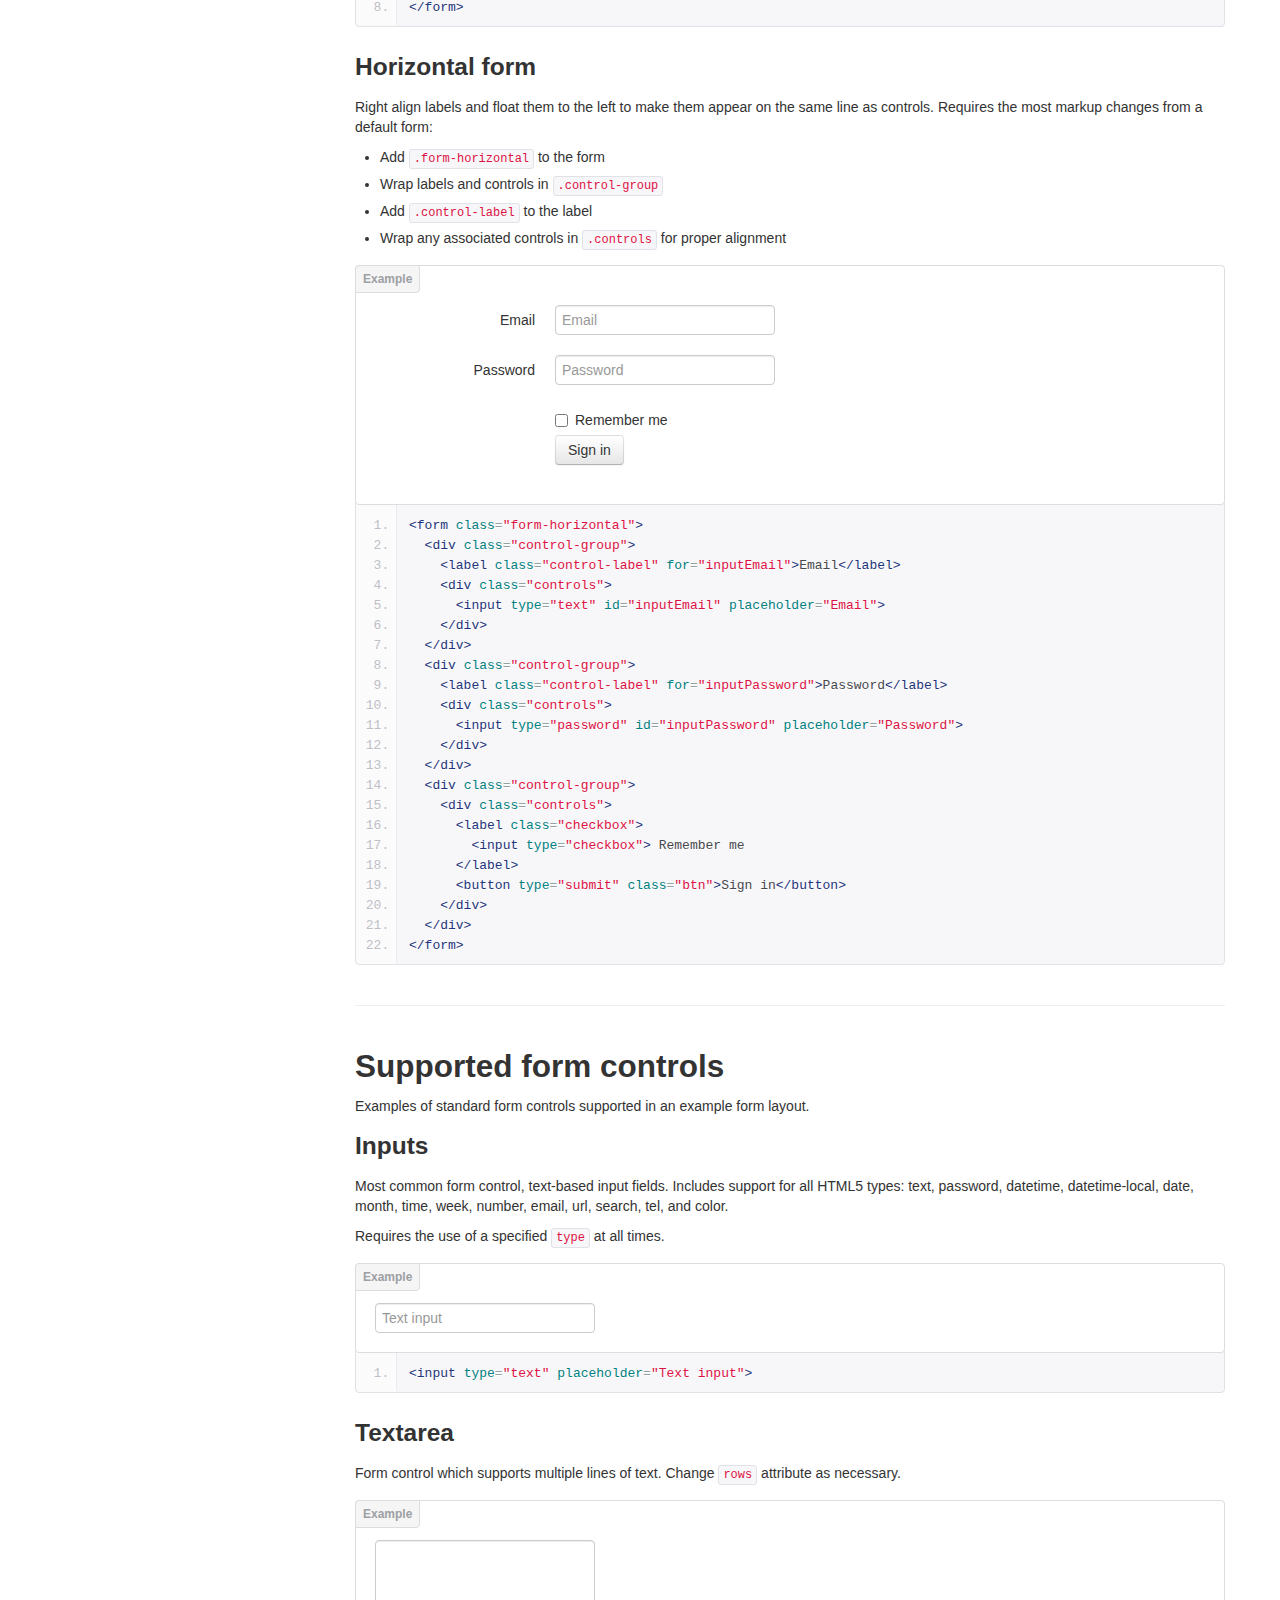
<file: twitter-bootstrap/docs/base-css.html>
<!DOCTYPE html>
<html lang="en">
  <head>
    <meta charset="utf-8">
    <title>Base · Bootstrap</title>
    <meta name="viewport" content="width=device-width, initial-scale=1.0">
    <meta name="description" content="">
    <meta name="author" content="">

    <!-- Le styles -->
    <link href="assets/css/bootstrap.css" rel="stylesheet">
    <link href="assets/css/bootstrap-responsive.css" rel="stylesheet">
    <link href="assets/css/docs.css" rel="stylesheet">
    <link href="assets/js/google-code-prettify/prettify.css" rel="stylesheet">

    <!-- Le HTML5 shim, for IE6-8 support of HTML5 elements -->
    <!--[if lt IE 9]>
      <script src="assets/js/html5shiv.js"></script>
    <![endif]-->

    <!-- Le fav and touch icons -->
    <link rel="apple-touch-icon-precomposed" sizes="144x144" href="assets/ico/apple-touch-icon-144-precomposed.png">
    <link rel="apple-touch-icon-precomposed" sizes="114x114" href="assets/ico/apple-touch-icon-114-precomposed.png">
      <link rel="apple-touch-icon-precomposed" sizes="72x72" href="assets/ico/apple-touch-icon-72-precomposed.png">
                    <link rel="apple-touch-icon-precomposed" href="assets/ico/apple-touch-icon-57-precomposed.png">
                                   <link rel="shortcut icon" href="assets/ico/favicon.png">

    <script type="text/javascript">
      var _gaq = _gaq || [];
      _gaq.push(['_setAccount', 'UA-146052-10']);
      _gaq.push(['_trackPageview']);
      (function() {
        var ga = document.createElement('script'); ga.type = 'text/javascript'; ga.async = true;
        ga.src = ('https:' == document.location.protocol ? 'https://ssl' : 'http://www') + '.google-analytics.com/ga.js';
        var s = document.getElementsByTagName('script')[0]; s.parentNode.insertBefore(ga, s);
      })();
    </script>
  </head>

  <body data-spy="scroll" data-target=".bs-docs-sidebar">

    <!-- Navbar
    ================================================== -->
    <div class="navbar navbar-inverse navbar-fixed-top">
      <div class="navbar-inner">
        <div class="container">
          <button type="button" class="btn btn-navbar" data-toggle="collapse" data-target=".nav-collapse">
            <span class="icon-bar"></span>
            <span class="icon-bar"></span>
            <span class="icon-bar"></span>
          </button>
          <a class="brand" href="./index.html">Bootstrap</a>
          <div class="nav-collapse collapse">
            <ul class="nav">
              <li class="">
                <a href="./index.html">Home</a>
              </li>
              <li class="">
                <a href="./getting-started.html">Get started</a>
              </li>
              <li class="">
                <a href="./scaffolding.html">Scaffolding</a>
              </li>
              <li class="active">
                <a href="./base-css.html">Base CSS</a>
              </li>
              <li class="">
                <a href="./components.html">Components</a>
              </li>
              <li class="">
                <a href="./javascript.html">JavaScript</a>
              </li>
              <li class="">
                <a href="./customize.html">Customize</a>
              </li>
            </ul>
          </div>
        </div>
      </div>
    </div>

<!-- Subhead
================================================== -->
<header class="jumbotron subhead" id="overview">
  <div class="container">
    <h1>Base CSS</h1>
    <p class="lead">Fundamental HTML elements styled and enhanced with extensible classes.</p>
  </div>
</header>


  <div class="container">

    <!-- Docs nav
    ================================================== -->
    <div class="row">
      <div class="span3 bs-docs-sidebar">
        <ul class="nav nav-list bs-docs-sidenav">
          <li><a href="#typography"><i class="icon-chevron-right"></i> Typography</a></li>
          <li><a href="#code"><i class="icon-chevron-right"></i> Code</a></li>
          <li><a href="#tables"><i class="icon-chevron-right"></i> Tables</a></li>
          <li><a href="#forms"><i class="icon-chevron-right"></i> Forms</a></li>
          <li><a href="#buttons"><i class="icon-chevron-right"></i> Buttons</a></li>
          <li><a href="#images"><i class="icon-chevron-right"></i> Images</a></li>
          <li><a href="#icons"><i class="icon-chevron-right"></i> Icons by Glyphicons</a></li>
        </ul>
      </div>
      <div class="span9">



        <!-- Typography
        ================================================== -->
        <section id="typography">
          <div class="page-header">
            <h1>Typography</h1>
          </div>

          <h2 id="headings">Headings</h2>
          <p>All HTML headings, <code>&lt;h1&gt;</code> through <code>&lt;h6&gt;</code> are available.</p>
          <div class="bs-docs-example">
            <h1>h1. Heading 1</h1>
            <h2>h2. Heading 2</h2>
            <h3>h3. Heading 3</h3>
            <h4>h4. Heading 4</h4>
            <h5>h5. Heading 5</h5>
            <h6>h6. Heading 6</h6>
          </div>

          <h2 id="body-copy">Body copy</h2>
          <p>Bootstrap's global default <code>font-size</code> is <strong>14px</strong>, with a <code>line-height</code> of <strong>20px</strong>. This is applied to the <code>&lt;body&gt;</code> and all paragraphs. In addition, <code>&lt;p&gt;</code> (paragraphs) receive a bottom margin of half their line-height (10px by default).</p>
          <div class="bs-docs-example">
            <p>Nullam quis risus eget urna mollis ornare vel eu leo. Cum sociis natoque penatibus et magnis dis parturient montes, nascetur ridiculus mus. Nullam id dolor id nibh ultricies vehicula.</p>
            <p>Cum sociis natoque penatibus et magnis dis parturient montes, nascetur ridiculus mus. Donec ullamcorper nulla non metus auctor fringilla. Duis mollis, est non commodo luctus, nisi erat porttitor ligula, eget lacinia odio sem nec elit. Donec ullamcorper nulla non metus auctor fringilla.</p>
            <p>Maecenas sed diam eget risus varius blandit sit amet non magna. Donec id elit non mi porta gravida at eget metus. Duis mollis, est non commodo luctus, nisi erat porttitor ligula, eget lacinia odio sem nec elit.</p>
          </div>
          <pre class="prettyprint">&lt;p&gt;...&lt;/p&gt;</pre>

          <h3>Lead body copy</h3>
          <p>Make a paragraph stand out by adding <code>.lead</code>.</p>
          <div class="bs-docs-example">
            <p class="lead">Vivamus sagittis lacus vel augue laoreet rutrum faucibus dolor auctor. Duis mollis, est non commodo luctus.</p>
          </div>
          <pre class="prettyprint">&lt;p class="lead"&gt;...&lt;/p&gt;</pre>

          <h3>Built with Less</h3>
          <p>The typographic scale is based on two LESS variables in <strong>variables.less</strong>: <code>@baseFontSize</code> and <code>@baseLineHeight</code>. The first is the base font-size used throughout and the second is the base line-height. We use those variables and some simple math to create the margins, paddings, and line-heights of all our type and more. Customize them and Bootstrap adapts.</p>


          <hr class="bs-docs-separator">


          <h2 id="emphasis">Emphasis</h2>
          <p>Make use of HTML's default emphasis tags with lightweight styles.</p>

          <h3><code>&lt;small&gt;</code></h3>
          <p>For de-emphasizing inline or blocks of text, <small>use the small tag.</small></p>
          <div class="bs-docs-example">
            <p><small>This line of text is meant to be treated as fine print.</small></p>
          </div>
<pre class="prettyprint">
&lt;p&gt;
  &lt;small&gt;This line of text is meant to be treated as fine print.&lt;/small&gt;
&lt;/p&gt;
</pre>

          <h3>Bold</h3>
          <p>For emphasizing a snippet of text with a heavier font-weight.</p>
          <div class="bs-docs-example">
            <p>The following snippet of text is <strong>rendered as bold text</strong>.</p>
          </div>
          <pre class="prettyprint">&lt;strong&gt;rendered as bold text&lt;/strong&gt;</pre>

          <h3>Italics</h3>
          <p>For emphasizing a snippet of text with italics.</p>
          <div class="bs-docs-example">
            <p>The following snippet of text is <em>rendered as italicized text</em>.</p>
          </div>
          <pre class="prettyprint">&lt;em&gt;rendered as italicized text&lt;/em&gt;</pre>

          <p><span class="label label-info">Heads up!</span> Feel free to use <code>&lt;b&gt;</code> and <code>&lt;i&gt;</code> in HTML5. <code>&lt;b&gt;</code> is meant to highlight words or phrases without conveying additional importance while <code>&lt;i&gt;</code> is mostly for voice, technical terms, etc.</p>

          <h3>Alignment classes</h3>
          <p>Easily realign text to components with text alignment classes.</p>
          <div class="bs-docs-example">
            <p class="text-left">Left aligned text.</p>
            <p class="text-center">Center aligned text.</p>
            <p class="text-right">Right aligned text.</p>
          </div>
<pre class="prettyprint linenums">
&lt;p class="text-left"&gt;Left aligned text.&lt;/p&gt;
&lt;p class="text-center"&gt;Center aligned text.&lt;/p&gt;
&lt;p class="text-right"&gt;Right aligned text.&lt;/p&gt;
</pre>

          <h3>Emphasis classes</h3>
          <p>Convey meaning through color with a handful of emphasis utility classes.</p>
          <div class="bs-docs-example">
            <p class="muted">Fusce dapibus, tellus ac cursus commodo, tortor mauris nibh.</p>
            <p class="text-warning">Etiam porta sem malesuada magna mollis euismod.</p>
            <p class="text-error">Donec ullamcorper nulla non metus auctor fringilla.</p>
            <p class="text-info">Aenean eu leo quam. Pellentesque ornare sem lacinia quam venenatis.</p>
            <p class="text-success">Duis mollis, est non commodo luctus, nisi erat porttitor ligula.</p>
          </div>
<pre class="prettyprint linenums">
&lt;p class="muted"&gt;Fusce dapibus, tellus ac cursus commodo, tortor mauris nibh.&lt;/p&gt;
&lt;p class="text-warning"&gt;Etiam porta sem malesuada magna mollis euismod.&lt;/p&gt;
&lt;p class="text-error"&gt;Donec ullamcorper nulla non metus auctor fringilla.&lt;/p&gt;
&lt;p class="text-info"&gt;Aenean eu leo quam. Pellentesque ornare sem lacinia quam venenatis.&lt;/p&gt;
&lt;p class="text-success"&gt;Duis mollis, est non commodo luctus, nisi erat porttitor ligula.&lt;/p&gt;
</pre>


          <hr class="bs-docs-separator">


          <h2 id="abbreviations">Abbreviations</h2>
          <p>Stylized implementation of HTML's <code>&lt;abbr&gt;</code> element for abbreviations and acronyms to show the expanded version on hover. Abbreviations with a <code>title</code> attribute have a light dotted bottom border and a help cursor on hover, providing additional context on hover.</p>

          <h3><code>&lt;abbr&gt;</code></h3>
          <p>For expanded text on long hover of an abbreviation, include the <code>title</code> attribute.</p>
          <div class="bs-docs-example">
            <p>An abbreviation of the word attribute is <abbr title="attribute">attr</abbr>.</p>
          </div>
          <pre class="prettyprint">&lt;abbr title="attribute"&gt;attr&lt;/abbr&gt;</pre>

          <h3><code>&lt;abbr class="initialism"&gt;</code></h3>
          <p>Add <code>.initialism</code> to an abbreviation for a slightly smaller font-size.</p>
          <div class="bs-docs-example">
            <p><abbr title="HyperText Markup Language" class="initialism">HTML</abbr> is the best thing since sliced bread.</p>
          </div>
          <pre class="prettyprint">&lt;abbr title="HyperText Markup Language" class="initialism"&gt;HTML&lt;/abbr&gt;</pre>


          <hr class="bs-docs-separator">


          <h2 id="addresses">Addresses</h2>
          <p>Present contact information for the nearest ancestor or the entire body of work.</p>

          <h3><code>&lt;address&gt;</code></h3>
          <p>Preserve formatting by ending all lines with <code>&lt;br&gt;</code>.</p>
          <div class="bs-docs-example">
            <address>
              <strong>Twitter, Inc.</strong><br>
              795 Folsom Ave, Suite 600<br>
              San Francisco, CA 94107<br>
              <abbr title="Phone">P:</abbr> (123) 456-7890
            </address>
            <address>
              <strong>Full Name</strong><br>
              <a href="mailto:#">first.last@example.com</a>
            </address>
          </div>
<pre class="prettyprint linenums">
&lt;address&gt;
  &lt;strong&gt;Twitter, Inc.&lt;/strong&gt;&lt;br&gt;
  795 Folsom Ave, Suite 600&lt;br&gt;
  San Francisco, CA 94107&lt;br&gt;
  &lt;abbr title="Phone"&gt;P:&lt;/abbr&gt; (123) 456-7890
&lt;/address&gt;

&lt;address&gt;
  &lt;strong&gt;Full Name&lt;/strong&gt;&lt;br&gt;
  &lt;a href="mailto:#"&gt;first.last@example.com&lt;/a&gt;
&lt;/address&gt;
</pre>


          <hr class="bs-docs-separator">


          <h2 id="blockquotes">Blockquotes</h2>
          <p>For quoting blocks of content from another source within your document.</p>

          <h3>Default blockquote</h3>
          <p>Wrap <code>&lt;blockquote&gt;</code> around any <abbr title="HyperText Markup Language">HTML</abbr> as the quote. For straight quotes we recommend a <code>&lt;p&gt;</code>.</p>
          <div class="bs-docs-example">
            <blockquote>
              <p>Lorem ipsum dolor sit amet, consectetur adipiscing elit. Integer posuere erat a ante.</p>
            </blockquote>
          </div>
<pre class="prettyprint linenums">
&lt;blockquote&gt;
  &lt;p&gt;Lorem ipsum dolor sit amet, consectetur adipiscing elit. Integer posuere erat a ante.&lt;/p&gt;
&lt;/blockquote&gt;
</pre>

          <h3>Blockquote options</h3>
          <p>Style and content changes for simple variations on a standard blockquote.</p>

          <h4>Naming a source</h4>
          <p>Add <code>&lt;small&gt;</code> tag for identifying the source. Wrap the name of the source work in <code>&lt;cite&gt;</code>.</p>
          <div class="bs-docs-example">
            <blockquote>
              <p>Lorem ipsum dolor sit amet, consectetur adipiscing elit. Integer posuere erat a ante.</p>
              <small>Someone famous in <cite title="Source Title">Source Title</cite></small>
            </blockquote>
          </div>
<pre class="prettyprint linenums">
&lt;blockquote&gt;
  &lt;p&gt;Lorem ipsum dolor sit amet, consectetur adipiscing elit. Integer posuere erat a ante.&lt;/p&gt;
  &lt;small&gt;Someone famous &lt;cite title="Source Title"&gt;Source Title&lt;/cite&gt;&lt;/small&gt;
&lt;/blockquote&gt;
</pre>

          <h4>Alternate displays</h4>
          <p>Use <code>.pull-right</code> for a floated, right-aligned blockquote.</p>
          <div class="bs-docs-example" style="overflow: hidden;">
            <blockquote class="pull-right">
              <p>Lorem ipsum dolor sit amet, consectetur adipiscing elit. Integer posuere erat a ante.</p>
              <small>Someone famous in <cite title="Source Title">Source Title</cite></small>
            </blockquote>
          </div>
<pre class="prettyprint linenums">
&lt;blockquote class="pull-right"&gt;
  ...
&lt;/blockquote&gt;
</pre>


          <hr class="bs-docs-separator">


          <!-- Lists -->
          <h2 id="lists">Lists</h2>

          <h3>Unordered</h3>
          <p>A list of items in which the order does <em>not</em> explicitly matter.</p>
          <div class="bs-docs-example">
            <ul>
              <li>Lorem ipsum dolor sit amet</li>
              <li>Consectetur adipiscing elit</li>
              <li>Integer molestie lorem at massa</li>
              <li>Facilisis in pretium nisl aliquet</li>
              <li>Nulla volutpat aliquam velit
                <ul>
                  <li>Phasellus iaculis neque</li>
                  <li>Purus sodales ultricies</li>
                  <li>Vestibulum laoreet porttitor sem</li>
                  <li>Ac tristique libero volutpat at</li>
                </ul>
              </li>
              <li>Faucibus porta lacus fringilla vel</li>
              <li>Aenean sit amet erat nunc</li>
              <li>Eget porttitor lorem</li>
            </ul>
          </div>
<pre class="prettyprint linenums">
&lt;ul&gt;
  &lt;li&gt;...&lt;/li&gt;
&lt;/ul&gt;
</pre>

          <h3>Ordered</h3>
          <p>A list of items in which the order <em>does</em> explicitly matter.</p>
          <div class="bs-docs-example">
            <ol>
              <li>Lorem ipsum dolor sit amet</li>
              <li>Consectetur adipiscing elit</li>
              <li>Integer molestie lorem at massa</li>
              <li>Facilisis in pretium nisl aliquet</li>
              <li>Nulla volutpat aliquam velit</li>
              <li>Faucibus porta lacus fringilla vel</li>
              <li>Aenean sit amet erat nunc</li>
              <li>Eget porttitor lorem</li>
            </ol>
          </div>
<pre class="prettyprint linenums">
&lt;ol&gt;
  &lt;li&gt;...&lt;/li&gt;
&lt;/ol&gt;
</pre>

        <h3>Unstyled</h3>
        <p>Remove the default <code>list-style</code> and left padding on list items (immediate children only).</p>
        <div class="bs-docs-example">
          <ul class="unstyled">
            <li>Lorem ipsum dolor sit amet</li>
            <li>Consectetur adipiscing elit</li>
            <li>Integer molestie lorem at massa</li>
            <li>Facilisis in pretium nisl aliquet</li>
            <li>Nulla volutpat aliquam velit
              <ul>
                <li>Phasellus iaculis neque</li>
                <li>Purus sodales ultricies</li>
                <li>Vestibulum laoreet porttitor sem</li>
                <li>Ac tristique libero volutpat at</li>
              </ul>
            </li>
            <li>Faucibus porta lacus fringilla vel</li>
            <li>Aenean sit amet erat nunc</li>
            <li>Eget porttitor lorem</li>
          </ul>
        </div>
<pre class="prettyprint linenums">
&lt;ul class="unstyled"&gt;
  &lt;li&gt;...&lt;/li&gt;
&lt;/ul&gt;
</pre>

        <h3>Inline</h3>
        <p>Place all list items on a single line with <code>inline-block</code> and some light padding.</p>
        <div class="bs-docs-example">
          <ul class="inline">
            <li>Lorem ipsum</li>
            <li>Phasellus iaculis</li>
            <li>Nulla volutpat</li>
          </ul>
        </div>
<pre class="prettyprint linenums">
&lt;ul class="inline"&gt;
  &lt;li&gt;...&lt;/li&gt;
&lt;/ul&gt;
</pre>

        <h3>Description</h3>
        <p>A list of terms with their associated descriptions.</p>
        <div class="bs-docs-example">
          <dl>
            <dt>Description lists</dt>
            <dd>A description list is perfect for defining terms.</dd>
            <dt>Euismod</dt>
            <dd>Vestibulum id ligula porta felis euismod semper eget lacinia odio sem nec elit.</dd>
            <dd>Donec id elit non mi porta gravida at eget metus.</dd>
            <dt>Malesuada porta</dt>
            <dd>Etiam porta sem malesuada magna mollis euismod.</dd>
          </dl>
        </div>
<pre class="prettyprint linenums">
&lt;dl&gt;
  &lt;dt&gt;...&lt;/dt&gt;
  &lt;dd&gt;...&lt;/dd&gt;
&lt;/dl&gt;
</pre>

        <h4>Horizontal description</h4>
        <p>Make terms and descriptions in <code>&lt;dl&gt;</code> line up side-by-side.</p>
        <div class="bs-docs-example">
          <dl class="dl-horizontal">
            <dt>Description lists</dt>
            <dd>A description list is perfect for defining terms.</dd>
            <dt>Euismod</dt>
            <dd>Vestibulum id ligula porta felis euismod semper eget lacinia odio sem nec elit.</dd>
            <dd>Donec id elit non mi porta gravida at eget metus.</dd>
            <dt>Malesuada porta</dt>
            <dd>Etiam porta sem malesuada magna mollis euismod.</dd>
            <dt>Felis euismod semper eget lacinia</dt>
            <dd>Fusce dapibus, tellus ac cursus commodo, tortor mauris condimentum nibh, ut fermentum massa justo sit amet risus.</dd>
          </dl>
        </div>
<pre class="prettyprint linenums">
&lt;dl class="dl-horizontal"&gt;
  &lt;dt&gt;...&lt;/dt&gt;
  &lt;dd&gt;...&lt;/dd&gt;
&lt;/dl&gt;
</pre>
        <p>
          <span class="label label-info">Heads up!</span>
          Horizontal description lists will truncate terms that are too long to fit in the left column fix <code>text-overflow</code>. In narrower viewports, they will change to the default stacked layout.
        </p>
      </section>



        <!-- Code
        ================================================== -->
        <section id="code">
          <div class="page-header">
            <h1>Code</h1>
          </div>

          <h2>Inline</h2>
          <p>Wrap inline snippets of code with <code>&lt;code&gt;</code>.</p>
<div class="bs-docs-example">
  For example, <code>&lt;section&gt;</code> should be wrapped as inline.
</div>
<pre class="prettyprint linenums">
For example, &lt;code&gt;&amp;lt;section&amp;gt;&lt;/code&gt; should be wrapped as inline.
</pre>

          <h2>Basic block</h2>
          <p>Use <code>&lt;pre&gt;</code> for multiple lines of code. Be sure to escape any angle brackets in the code for proper rendering.</p>
<div class="bs-docs-example">
  <pre>&lt;p&gt;Sample text here...&lt;/p&gt;</pre>
</div>
<pre class="prettyprint linenums" style="margin-bottom: 9px;">
&lt;pre&gt;
  &amp;lt;p&amp;gt;Sample text here...&amp;lt;/p&amp;gt;
&lt;/pre&gt;
</pre>
          <p><span class="label label-info">Heads up!</span> Be sure to keep code within <code>&lt;pre&gt;</code> tags as close to the left as possible; it will render all tabs.</p>
          <p>You may optionally add the <code>.pre-scrollable</code> class which will set a max-height of 350px and provide a y-axis scrollbar.</p>
        </section>



        <!-- Tables
        ================================================== -->
        <section id="tables">
          <div class="page-header">
            <h1>Tables</h1>
          </div>

          <h2>Default styles</h2>
          <p>For basic styling&mdash;light padding and only horizontal dividers&mdash;add the base class <code>.table</code> to any <code>&lt;table&gt;</code>.</p>
          <div class="bs-docs-example">
            <table class="table">
              <thead>
                <tr>
                  <th>#</th>
                  <th>First Name</th>
                  <th>Last Name</th>
                  <th>Username</th>
                </tr>
              </thead>
              <tbody>
                <tr>
                  <td>1</td>
                  <td>Mark</td>
                  <td>Otto</td>
                  <td>@mdo</td>
                </tr>
                <tr>
                  <td>2</td>
                  <td>Jacob</td>
                  <td>Thornton</td>
                  <td>@fat</td>
                </tr>
                <tr>
                  <td>3</td>
                  <td>Larry</td>
                  <td>the Bird</td>
                  <td>@twitter</td>
                </tr>
              </tbody>
            </table>
          </div>
<pre class="prettyprint linenums">
&lt;table class="table"&gt;
  …
&lt;/table&gt;
</pre>


          <hr class="bs-docs-separator">


          <h2>Optional classes</h2>
          <p>Add any of the following classes to the <code>.table</code> base class.</p>

          <h3><code>.table-striped</code></h3>
          <p>Adds zebra-striping to any table row within the <code>&lt;tbody&gt;</code> via the <code>:nth-child</code> CSS selector (not available in IE7-8).</p>
          <div class="bs-docs-example">
            <table class="table table-striped">
              <thead>
                <tr>
                  <th>#</th>
                  <th>First Name</th>
                  <th>Last Name</th>
                  <th>Username</th>
                </tr>
              </thead>
              <tbody>
                <tr>
                  <td>1</td>
                  <td>Mark</td>
                  <td>Otto</td>
                  <td>@mdo</td>
                </tr>
                <tr>
                  <td>2</td>
                  <td>Jacob</td>
                  <td>Thornton</td>
                  <td>@fat</td>
                </tr>
                <tr>
                  <td>3</td>
                  <td>Larry</td>
                  <td>the Bird</td>
                  <td>@twitter</td>
                </tr>
              </tbody>
            </table>
          </div>
<pre class="prettyprint linenums" style="margin-bottom: 18px;">
&lt;table class="table table-striped"&gt;
  …
&lt;/table&gt;
</pre>

          <h3><code>.table-bordered</code></h3>
          <p>Add borders and rounded corners to the table.</p>
          <div class="bs-docs-example">
            <table class="table table-bordered">
              <thead>
                <tr>
                  <th>#</th>
                  <th>First Name</th>
                  <th>Last Name</th>
                  <th>Username</th>
                </tr>
              </thead>
              <tbody>
                <tr>
                  <td rowspan="2">1</td>
                  <td>Mark</td>
                  <td>Otto</td>
                  <td>@mdo</td>
                </tr>
                <tr>
                  <td>Mark</td>
                  <td>Otto</td>
                  <td>@TwBootstrap</td>
                </tr>
                <tr>
                  <td>2</td>
                  <td>Jacob</td>
                  <td>Thornton</td>
                  <td>@fat</td>
                </tr>
                <tr>
                  <td>3</td>
                  <td colspan="2">Larry the Bird</td>
                  <td>@twitter</td>
                </tr>
              </tbody>
            </table>
          </div>
<pre class="prettyprint linenums">
&lt;table class="table table-bordered"&gt;
  …
&lt;/table&gt;
</pre>

          <h3><code>.table-hover</code></h3>
          <p>Enable a hover state on table rows within a <code>&lt;tbody&gt;</code>.</p>
          <div class="bs-docs-example">
            <table class="table table-hover">
              <thead>
                <tr>
                  <th>#</th>
                  <th>First Name</th>
                  <th>Last Name</th>
                  <th>Username</th>
                </tr>
              </thead>
              <tbody>
                <tr>
                  <td>1</td>
                  <td>Mark</td>
                  <td>Otto</td>
                  <td>@mdo</td>
                </tr>
                <tr>
                  <td>2</td>
                  <td>Jacob</td>
                  <td>Thornton</td>
                  <td>@fat</td>
                </tr>
                <tr>
                  <td>3</td>
                  <td colspan="2">Larry the Bird</td>
                  <td>@twitter</td>
                </tr>
              </tbody>
            </table>
          </div>
<pre class="prettyprint linenums" style="margin-bottom: 18px;">
&lt;table class="table table-hover"&gt;
  …
&lt;/table&gt;
</pre>

          <h3><code>.table-condensed</code></h3>
          <p>Makes tables more compact by cutting cell padding in half.</p>
          <div class="bs-docs-example">
            <table class="table table-condensed">
              <thead>
                <tr>
                  <th>#</th>
                  <th>First Name</th>
                  <th>Last Name</th>
                  <th>Username</th>
                </tr>
              </thead>
              <tbody>
                <tr>
                  <td>1</td>
                  <td>Mark</td>
                  <td>Otto</td>
                  <td>@mdo</td>
                </tr>
                <tr>
                  <td>2</td>
                  <td>Jacob</td>
                  <td>Thornton</td>
                  <td>@fat</td>
                </tr>
                <tr>
                  <td>3</td>
                  <td colspan="2">Larry the Bird</td>
                  <td>@twitter</td>
                </tr>
              </tbody>
            </table>
          </div>
<pre class="prettyprint linenums" style="margin-bottom: 18px;">
&lt;table class="table table-condensed"&gt;
  …
&lt;/table&gt;
</pre>


          <hr class="bs-docs-separator">


          <h2>Optional row classes</h2>
          <p>Use contextual classes to color table rows.</p>
          <table class="table table-bordered table-striped">
            <colgroup>
              <col class="span1">
              <col class="span7">
            </colgroup>
            <thead>
              <tr>
                <th>Class</th>
                <th>Description</th>
              </tr>
            </thead>
            <tbody>
              <tr>
                <td>
                  <code>.success</code>
                </td>
                <td>Indicates a successful or positive action.</td>
              </tr>
              <tr>
                <td>
                  <code>.error</code>
                </td>
                <td>Indicates a dangerous or potentially negative action.</td>
              </tr>
              <tr>
                <td>
                  <code>.warning</code>
                </td>
                <td>Indicates a warning that might need attention.</td>
              </tr>
              <tr>
                <td>
                  <code>.info</code>
                </td>
                <td>Used as an alternative to the default styles.</td>
              </tr>
            </tbody>
          </table>
          <div class="bs-docs-example">
            <table class="table">
              <thead>
                <tr>
                  <th>#</th>
                  <th>Product</th>
                  <th>Payment Taken</th>
                  <th>Status</th>
                </tr>
              </thead>
              <tbody>
                <tr class="success">
                  <td>1</td>
                  <td>TB - Monthly</td>
                  <td>01/04/2012</td>
                  <td>Approved</td>
                </tr>
                <tr class="error">
                  <td>2</td>
                  <td>TB - Monthly</td>
                  <td>02/04/2012</td>
                  <td>Declined</td>
                </tr>
                <tr class="warning">
                  <td>3</td>
                  <td>TB - Monthly</td>
                  <td>03/04/2012</td>
                  <td>Pending</td>
                </tr>
                <tr class="info">
                  <td>4</td>
                  <td>TB - Monthly</td>
                  <td>04/04/2012</td>
                  <td>Call in to confirm</td>
                </tr>
              </tbody>
            </table>
          </div>
<pre class="prettyprint linenums">
...
  &lt;tr class="success"&gt;
    &lt;td&gt;1&lt;/td&gt;
    &lt;td&gt;TB - Monthly&lt;/td&gt;
    &lt;td&gt;01/04/2012&lt;/td&gt;
    &lt;td&gt;Approved&lt;/td&gt;
  &lt;/tr&gt;
...
</pre>


          <hr class="bs-docs-separator">


          <h2>Supported table markup</h2>
          <p>List of supported table HTML elements and how they should be used.</p>
          <table class="table table-bordered table-striped">
            <colgroup>
              <col class="span1">
              <col class="span7">
            </colgroup>
            <thead>
              <tr>
                <th>Tag</th>
                <th>Description</th>
              </tr>
            </thead>
            <tbody>
              <tr>
                <td>
                  <code>&lt;table&gt;</code>
                </td>
                <td>
                  Wrapping element for displaying data in a tabular format
                </td>
              </tr>
              <tr>
                <td>
                  <code>&lt;thead&gt;</code>
                </td>
                <td>
                  Container element for table header rows (<code>&lt;tr&gt;</code>) to label table columns
                </td>
              </tr>
              <tr>
                <td>
                  <code>&lt;tbody&gt;</code>
                </td>
                <td>
                  Container element for table rows (<code>&lt;tr&gt;</code>) in the body of the table
                </td>
              </tr>
              <tr>
                <td>
                  <code>&lt;tr&gt;</code>
                </td>
                <td>
                  Container element for a set of table cells (<code>&lt;td&gt;</code> or <code>&lt;th&gt;</code>) that appears on a single row
                </td>
              </tr>
              <tr>
                <td>
                  <code>&lt;td&gt;</code>
                </td>
                <td>
                  Default table cell
                </td>
              </tr>
              <tr>
                <td>
                  <code>&lt;th&gt;</code>
                </td>
                <td>
                  Special table cell for column (or row, depending on scope and placement) labels
                </td>
              </tr>
              <tr>
                <td>
                  <code>&lt;caption&gt;</code>
                </td>
                <td>
                  Description or summary of what the table holds, especially useful for screen readers
                </td>
              </tr>
            </tbody>
          </table>
<pre class="prettyprint linenums">
&lt;table&gt;
  &lt;caption&gt;...&lt;/caption&gt;
  &lt;thead&gt;
    &lt;tr&gt;
      &lt;th&gt;...&lt;/th&gt;
      &lt;th&gt;...&lt;/th&gt;
    &lt;/tr&gt;
  &lt;/thead&gt;
  &lt;tbody&gt;
    &lt;tr&gt;
      &lt;td&gt;...&lt;/td&gt;
      &lt;td&gt;...&lt;/td&gt;
    &lt;/tr&gt;
  &lt;/tbody&gt;
&lt;/table&gt;
</pre>

        </section>



        <!-- Forms
        ================================================== -->
        <section id="forms">
          <div class="page-header">
            <h1>Forms</h1>
          </div>

          <h2>Default styles</h2>
          <p>Individual form controls receive styling, but without any required base class on the <code>&lt;form&gt;</code> or large changes in markup. Results in stacked, left-aligned labels on top of form controls.</p>
          <form class="bs-docs-example">
            <fieldset>
              <legend>Legend</legend>
              <label>Label name</label>
              <input type="text" placeholder="Type something…">
              <span class="help-block">Example block-level help text here.</span>
              <label class="checkbox">
                <input type="checkbox"> Check me out
              </label>
              <button type="submit" class="btn">Submit</button>
            </fieldset>
          </form>
<pre class="prettyprint linenums">
&lt;form&gt;
  &lt;fieldset&gt;
    &lt;legend&gt;Legend&lt;/legend&gt;
    &lt;label&gt;Label name&lt;/label&gt;
    &lt;input type="text" placeholder="Type something…"&gt;
    &lt;span class="help-block"&gt;Example block-level help text here.&lt;/span&gt;
    &lt;label class="checkbox"&gt;
      &lt;input type="checkbox"&gt; Check me out
    &lt;/label&gt;
    &lt;button type="submit" class="btn"&gt;Submit&lt;/button&gt;
  &lt;/fieldset&gt;
&lt;/form&gt;
</pre>


          <hr class="bs-docs-separator">


          <h2>Optional layouts</h2>
          <p>Included with Bootstrap are three optional form layouts for common use cases.</p>

          <h3>Search form</h3>
          <p>Add <code>.form-search</code> to the form and <code>.search-query</code> to the <code>&lt;input&gt;</code> for an extra-rounded text input.</p>
          <form class="bs-docs-example form-search">
            <input type="text" class="input-medium search-query">
            <button type="submit" class="btn">Search</button>
          </form>
<pre class="prettyprint linenums">
&lt;form class="form-search"&gt;
  &lt;input type="text" class="input-medium search-query"&gt;
  &lt;button type="submit" class="btn"&gt;Search&lt;/button&gt;
&lt;/form&gt;
</pre>

          <h3>Inline form</h3>
          <p>Add <code>.form-inline</code> for left-aligned labels and inline-block controls for a compact layout.</p>
          <form class="bs-docs-example form-inline">
            <input type="text" class="input-small" placeholder="Email">
            <input type="password" class="input-small" placeholder="Password">
            <label class="checkbox">
              <input type="checkbox"> Remember me
            </label>
            <button type="submit" class="btn">Sign in</button>
          </form>
<pre class="prettyprint linenums">
&lt;form class="form-inline"&gt;
  &lt;input type="text" class="input-small" placeholder="Email"&gt;
  &lt;input type="password" class="input-small" placeholder="Password"&gt;
  &lt;label class="checkbox"&gt;
    &lt;input type="checkbox"&gt; Remember me
  &lt;/label&gt;
  &lt;button type="submit" class="btn"&gt;Sign in&lt;/button&gt;
&lt;/form&gt;
</pre>

          <h3>Horizontal form</h3>
          <p>Right align labels and float them to the left to make them appear on the same line as controls. Requires the most markup changes from a default form:</p>
          <ul>
            <li>Add <code>.form-horizontal</code> to the form</li>
            <li>Wrap labels and controls in <code>.control-group</code></li>
            <li>Add <code>.control-label</code> to the label</li>
            <li>Wrap any associated controls in <code>.controls</code> for proper alignment</li>
          </ul>
          <form class="bs-docs-example form-horizontal">
            <div class="control-group">
              <label class="control-label" for="inputEmail">Email</label>
              <div class="controls">
                <input type="text" id="inputEmail" placeholder="Email">
              </div>
            </div>
            <div class="control-group">
              <label class="control-label" for="inputPassword">Password</label>
              <div class="controls">
                <input type="password" id="inputPassword" placeholder="Password">
              </div>
            </div>
            <div class="control-group">
              <div class="controls">
                <label class="checkbox">
                  <input type="checkbox"> Remember me
                </label>
                <button type="submit" class="btn">Sign in</button>
              </div>
            </div>
          </form>
<pre class="prettyprint linenums">
&lt;form class="form-horizontal"&gt;
  &lt;div class="control-group"&gt;
    &lt;label class="control-label" for="inputEmail"&gt;Email&lt;/label&gt;
    &lt;div class="controls"&gt;
      &lt;input type="text" id="inputEmail" placeholder="Email"&gt;
    &lt;/div&gt;
  &lt;/div&gt;
  &lt;div class="control-group"&gt;
    &lt;label class="control-label" for="inputPassword"&gt;Password&lt;/label&gt;
    &lt;div class="controls"&gt;
      &lt;input type="password" id="inputPassword" placeholder="Password"&gt;
    &lt;/div&gt;
  &lt;/div&gt;
  &lt;div class="control-group"&gt;
    &lt;div class="controls"&gt;
      &lt;label class="checkbox"&gt;
        &lt;input type="checkbox"&gt; Remember me
      &lt;/label&gt;
      &lt;button type="submit" class="btn"&gt;Sign in&lt;/button&gt;
    &lt;/div&gt;
  &lt;/div&gt;
&lt;/form&gt;
</pre>


          <hr class="bs-docs-separator">


          <h2>Supported form controls</h2>
          <p>Examples of standard form controls supported in an example form layout.</p>

          <h3>Inputs</h3>
          <p>Most common form control, text-based input fields. Includes support for all HTML5 types: text, password, datetime, datetime-local, date, month, time, week, number, email, url, search, tel, and color.</p>
          <p>Requires the use of a specified <code>type</code> at all times.</p>
          <form class="bs-docs-example form-inline">
            <input type="text" placeholder="Text input">
          </form>
<pre class="prettyprint linenums">
&lt;input type="text" placeholder="Text input"&gt;
</pre>

          <h3>Textarea</h3>
          <p>Form control which supports multiple lines of text. Change <code>rows</code> attribute as necessary.</p>
          <form class="bs-docs-example form-inline">
            <textarea rows="3"></textarea>
          </form>
<pre class="prettyprint linenums">
&lt;textarea rows="3"&gt;&lt;/textarea&gt;
</pre>

          <h3>Checkboxes and radios</h3>
          <p>Checkboxes are for selecting one or several options in a list while radios are for selecting one option from many.</p>
          <h4>Default (stacked)</h4>
          <form class="bs-docs-example">
            <label class="checkbox">
              <input type="checkbox" value="">
              Option one is this and that&mdash;be sure to include why it's great
            </label>
            <br>
            <label class="radio">
              <input type="radio" name="optionsRadios" id="optionsRadios1" value="option1" checked>
              Option one is this and that&mdash;be sure to include why it's great
            </label>
            <label class="radio">
              <input type="radio" name="optionsRadios" id="optionsRadios2" value="option2">
              Option two can be something else and selecting it will deselect option one
            </label>
          </form>
<pre class="prettyprint linenums">
&lt;label class="checkbox"&gt;
  &lt;input type="checkbox" value=""&gt;
  Option one is this and that&mdash;be sure to include why it's great
&lt;/label&gt;

&lt;label class="radio"&gt;
  &lt;input type="radio" name="optionsRadios" id="optionsRadios1" value="option1" checked&gt;
  Option one is this and that&mdash;be sure to include why it's great
&lt;/label&gt;
&lt;label class="radio"&gt;
  &lt;input type="radio" name="optionsRadios" id="optionsRadios2" value="option2"&gt;
  Option two can be something else and selecting it will deselect option one
&lt;/label&gt;
</pre>

          <h4>Inline checkboxes</h4>
          <p>Add the <code>.inline</code> class to a series of checkboxes or radios for controls appear on the same line.</p>
          <form class="bs-docs-example">
            <label class="checkbox inline">
              <input type="checkbox" id="inlineCheckbox1" value="option1"> 1
            </label>
            <label class="checkbox inline">
              <input type="checkbox" id="inlineCheckbox2" value="option2"> 2
            </label>
            <label class="checkbox inline">
              <input type="checkbox" id="inlineCheckbox3" value="option3"> 3
            </label>
          </form>
<pre class="prettyprint linenums">
&lt;label class="checkbox inline"&gt;
  &lt;input type="checkbox" id="inlineCheckbox1" value="option1"&gt; 1
&lt;/label&gt;
&lt;label class="checkbox inline"&gt;
  &lt;input type="checkbox" id="inlineCheckbox2" value="option2"&gt; 2
&lt;/label&gt;
&lt;label class="checkbox inline"&gt;
  &lt;input type="checkbox" id="inlineCheckbox3" value="option3"&gt; 3
&lt;/label&gt;
</pre>

          <h3>Selects</h3>
          <p>Use the default option or specify a <code>multiple="multiple"</code> to show multiple options at once.</p>
          <form class="bs-docs-example">
            <select>
              <option>1</option>
              <option>2</option>
              <option>3</option>
              <option>4</option>
              <option>5</option>
            </select>
            <br>
            <select multiple="multiple">
              <option>1</option>
              <option>2</option>
              <option>3</option>
              <option>4</option>
              <option>5</option>
            </select>
          </form>
<pre class="prettyprint linenums">
&lt;select&gt;
  &lt;option&gt;1&lt;/option&gt;
  &lt;option&gt;2&lt;/option&gt;
  &lt;option&gt;3&lt;/option&gt;
  &lt;option&gt;4&lt;/option&gt;
  &lt;option&gt;5&lt;/option&gt;
&lt;/select&gt;

&lt;select multiple="multiple"&gt;
  &lt;option&gt;1&lt;/option&gt;
  &lt;option&gt;2&lt;/option&gt;
  &lt;option&gt;3&lt;/option&gt;
  &lt;option&gt;4&lt;/option&gt;
  &lt;option&gt;5&lt;/option&gt;
&lt;/select&gt;
</pre>


          <hr class="bs-docs-separator">


          <h2>Extending form controls</h2>
          <p>Adding on top of existing browser controls, Bootstrap includes other useful form components.</p>

          <h3>Prepended and appended inputs</h3>
          <p>Add text or buttons before or after any text-based input. Do note that <code>select</code> elements are not supported here.</p>

          <h4>Default options</h4>
          <p>Wrap an <code>.add-on</code> and an <code>input</code> with one of two classes to prepend or append text to an input.</p>
          <form class="bs-docs-example">
            <div class="input-prepend">
              <span class="add-on">@</span>
              <input class="span2" id="prependedInput" type="text" placeholder="Username">
            </div>
            <br>
            <div class="input-append">
              <input class="span2" id="appendedInput" type="text">
              <span class="add-on">.00</span>
            </div>
          </form>
<pre class="prettyprint linenums">
&lt;div class="input-prepend"&gt;
  &lt;span class="add-on"&gt;@&lt;/span&gt;
  &lt;input class="span2" id="prependedInput" type="text" placeholder="Username"&gt;
&lt;/div&gt;
&lt;div class="input-append"&gt;
  &lt;input class="span2" id="appendedInput" type="text"&gt;
  &lt;span class="add-on"&gt;.00&lt;/span&gt;
&lt;/div&gt;
</pre>

          <h4>Combined</h4>
          <p>Use both classes and two instances of <code>.add-on</code> to prepend and append an input.</p>
          <form class="bs-docs-example form-inline">
            <div class="input-prepend input-append">
              <span class="add-on">$</span>
              <input class="span2" id="appendedPrependedInput" type="text">
              <span class="add-on">.00</span>
            </div>
          </form>
<pre class="prettyprint linenums">
&lt;div class="input-prepend input-append"&gt;
  &lt;span class="add-on"&gt;$&lt;/span&gt;
  &lt;input class="span2" id="appendedPrependedInput" type="text"&gt;
  &lt;span class="add-on"&gt;.00&lt;/span&gt;
&lt;/div&gt;
</pre>

          <h4>Buttons instead of text</h4>
          <p>Instead of a <code>&lt;span&gt;</code> with text, use a <code>.btn</code> to attach a button (or two) to an input.</p>
          <form class="bs-docs-example">
            <div class="input-append">
              <input class="span2" id="appendedInputButton" type="text">
              <button class="btn" type="button">Go!</button>
            </div>
          </form>
<pre class="prettyprint linenums">
&lt;div class="input-append"&gt;
  &lt;input class="span2" id="appendedInputButton" type="text"&gt;
  &lt;button class="btn" type="button"&gt;Go!&lt;/button&gt;
&lt;/div&gt;
</pre>
          <form class="bs-docs-example">
            <div class="input-append">
              <input class="span2" id="appendedInputButtons" type="text">
              <button class="btn" type="button">Search</button>
              <button class="btn" type="button">Options</button>
            </div>
          </form>
<pre class="prettyprint linenums">
&lt;div class="input-append"&gt;
  &lt;input class="span2" id="appendedInputButtons" type="text"&gt;
  &lt;button class="btn" type="button"&gt;Search&lt;/button&gt;
  &lt;button class="btn" type="button"&gt;Options&lt;/button&gt;
&lt;/div&gt;
</pre>

          <h4>Button dropdowns</h4>
          <p></p>
          <form class="bs-docs-example">
            <div class="input-append">
              <input class="span2" id="appendedDropdownButton" type="text">
              <div class="btn-group">
                <button class="btn dropdown-toggle" data-toggle="dropdown">Action <span class="caret"></span></button>
                <ul class="dropdown-menu">
                  <li><a href="#">Action</a></li>
                  <li><a href="#">Another action</a></li>
                  <li><a href="#">Something else here</a></li>
                  <li class="divider"></li>
                  <li><a href="#">Separated link</a></li>
                </ul>
              </div><!-- /btn-group -->
            </div><!-- /input-append -->
          </form>
<pre class="prettyprint linenums">
&lt;div class="input-append"&gt;
  &lt;input class="span2" id="appendedDropdownButton" type="text"&gt;
  &lt;div class="btn-group"&gt;
    &lt;button class="btn dropdown-toggle" data-toggle="dropdown"&gt;
      Action
      &lt;span class="caret"&gt;&lt;/span&gt;
    &lt;/button&gt;
    &lt;ul class="dropdown-menu"&gt;
      ...
    &lt;/ul&gt;
  &lt;/div&gt;
&lt;/div&gt;
</pre>

          <form class="bs-docs-example">
            <div class="input-prepend">
              <div class="btn-group">
                <button class="btn dropdown-toggle" data-toggle="dropdown">Action <span class="caret"></span></button>
                <ul class="dropdown-menu">
                  <li><a href="#">Action</a></li>
                  <li><a href="#">Another action</a></li>
                  <li><a href="#">Something else here</a></li>
                  <li class="divider"></li>
                  <li><a href="#">Separated link</a></li>
                </ul>
              </div><!-- /btn-group -->
              <input class="span2" id="prependedDropdownButton" type="text">
            </div><!-- /input-prepend -->
          </form>
<pre class="prettyprint linenums">
&lt;div class="input-prepend"&gt;
  &lt;div class="btn-group"&gt;
    &lt;button class="btn dropdown-toggle" data-toggle="dropdown"&gt;
      Action
      &lt;span class="caret"&gt;&lt;/span&gt;
    &lt;/button&gt;
    &lt;ul class="dropdown-menu"&gt;
      ...
    &lt;/ul&gt;
  &lt;/div&gt;
  &lt;input class="span2" id="prependedDropdownButton" type="text"&gt;
&lt;/div&gt;
</pre>

          <form class="bs-docs-example">
            <div class="input-prepend input-append">
              <div class="btn-group">
                <button class="btn dropdown-toggle" data-toggle="dropdown">Action <span class="caret"></span></button>
                <ul class="dropdown-menu">
                  <li><a href="#">Action</a></li>
                  <li><a href="#">Another action</a></li>
                  <li><a href="#">Something else here</a></li>
                  <li class="divider"></li>
                  <li><a href="#">Separated link</a></li>
                </ul>
              </div><!-- /btn-group -->
              <input class="span2" id="appendedPrependedDropdownButton" type="text">
              <div class="btn-group">
                <button class="btn dropdown-toggle" data-toggle="dropdown">Action <span class="caret"></span></button>
                <ul class="dropdown-menu">
                  <li><a href="#">Action</a></li>
                  <li><a href="#">Another action</a></li>
                  <li><a href="#">Something else here</a></li>
                  <li class="divider"></li>
                  <li><a href="#">Separated link</a></li>
                </ul>
              </div><!-- /btn-group -->
            </div><!-- /input-prepend input-append -->
          </form>
<pre class="prettyprint linenums">
&lt;div class="input-prepend input-append"&gt;
  &lt;div class="btn-group"&gt;
    &lt;button class="btn dropdown-toggle" data-toggle="dropdown"&gt;
      Action
      &lt;span class="caret"&gt;&lt;/span&gt;
    &lt;/button&gt;
    &lt;ul class="dropdown-menu"&gt;
      ...
    &lt;/ul&gt;
  &lt;/div&gt;
  &lt;input class="span2" id="appendedPrependedDropdownButton" type="text"&gt;
  &lt;div class="btn-group"&gt;
    &lt;button class="btn dropdown-toggle" data-toggle="dropdown"&gt;
      Action
      &lt;span class="caret"&gt;&lt;/span&gt;
    &lt;/button&gt;
    &lt;ul class="dropdown-menu"&gt;
      ...
    &lt;/ul&gt;
  &lt;/div&gt;
&lt;/div&gt;
</pre>

          <h4>Segmented dropdown groups</h4>
          <form class="bs-docs-example">
            <div class="input-prepend">
              <div class="btn-group">
                <button class="btn" tabindex="-1">Action</button>
                <button class="btn dropdown-toggle" data-toggle="dropdown" tabindex="-1">
                  <span class="caret"></span>
                </button>
                <ul class="dropdown-menu">
                  <li><a href="#">Action</a></li>
                  <li><a href="#">Another action</a></li>
                  <li><a href="#">Something else here</a></li>
                  <li class="divider"></li>
                  <li><a href="#">Separated link</a></li>
                </ul>
              </div>
              <input type="text">
            </div>
            <div class="input-append">
              <input type="text">
              <div class="btn-group">
                <button class="btn" tabindex="-1">Action</button>
                <button class="btn dropdown-toggle" data-toggle="dropdown" tabindex="-1">
                  <span class="caret"></span>
                </button>
                <ul class="dropdown-menu">
                  <li><a href="#">Action</a></li>
                  <li><a href="#">Another action</a></li>
                  <li><a href="#">Something else here</a></li>
                  <li class="divider"></li>
                  <li><a href="#">Separated link</a></li>
                </ul>
              </div>
            </div>
          </form>
<pre class="prettyprint linenums">
&lt;form&gt;
  &lt;div class="input-prepend"&gt;
    &lt;div class="btn-group"&gt;...&lt;/div&gt;
    &lt;input type="text"&gt;
  &lt;/div&gt;
  &lt;div class="input-append"&gt;
    &lt;input type="text"&gt;
    &lt;div class="btn-group"&gt;...&lt;/div&gt;
  &lt;/div&gt;
&lt;/form&gt;
</pre>

          <h4>Search form</h4>
          <form class="bs-docs-example form-search">
            <div class="input-append">
              <input type="text" class="span2 search-query">
              <button type="submit" class="btn">Search</button>
            </div>
            <div class="input-prepend">
              <button type="submit" class="btn">Search</button>
              <input type="text" class="span2 search-query">
            </div>
          </form>
<pre class="prettyprint linenums">
&lt;form class="form-search"&gt;
  &lt;div class="input-append"&gt;
    &lt;input type="text" class="span2 search-query"&gt;
    &lt;button type="submit" class="btn"&gt;Search&lt;/button&gt;
  &lt;/div&gt;
  &lt;div class="input-prepend"&gt;
    &lt;button type="submit" class="btn"&gt;Search&lt;/button&gt;
    &lt;input type="text" class="span2 search-query"&gt;
  &lt;/div&gt;
&lt;/form&gt;
</pre>

          <h3>Control sizing</h3>
          <p>Use relative sizing classes like <code>.input-large</code> or match your inputs to the grid column sizes using <code>.span*</code> classes.</p>

          <h4>Block level inputs</h4>
          <p>Make any <code>&lt;input&gt;</code> or <code>&lt;textarea&gt;</code> element behave like a block level element.</p>
          <form class="bs-docs-example" style="padding-bottom: 15px;">
            <div class="controls">
              <input class="input-block-level" type="text" placeholder=".input-block-level">
            </div>
          </form>
<pre class="prettyprint linenums">
&lt;input class="input-block-level" type="text" placeholder=".input-block-level"&gt;
</pre>

          <h4>Relative sizing</h4>
          <form class="bs-docs-example" style="padding-bottom: 15px;">
            <div class="controls docs-input-sizes">
              <input class="input-mini" type="text" placeholder=".input-mini">
              <input class="input-small" type="text" placeholder=".input-small">
              <input class="input-medium" type="text" placeholder=".input-medium">
              <input class="input-large" type="text" placeholder=".input-large">
              <input class="input-xlarge" type="text" placeholder=".input-xlarge">
              <input class="input-xxlarge" type="text" placeholder=".input-xxlarge">
            </div>
          </form>
<pre class="prettyprint linenums">
&lt;input class="input-mini" type="text" placeholder=".input-mini"&gt;
&lt;input class="input-small" type="text" placeholder=".input-small"&gt;
&lt;input class="input-medium" type="text" placeholder=".input-medium"&gt;
&lt;input class="input-large" type="text" placeholder=".input-large"&gt;
&lt;input class="input-xlarge" type="text" placeholder=".input-xlarge"&gt;
&lt;input class="input-xxlarge" type="text" placeholder=".input-xxlarge"&gt;
</pre>
          <p>
            <span class="label label-info">Heads up!</span> In future versions, we'll be altering the use of these relative input classes to match our button sizes. For example, <code>.input-large</code> will increase the padding and font-size of an input.
          </p>

          <h4>Grid sizing</h4>
          <p>Use <code>.span1</code> to <code>.span12</code> for inputs that match the same sizes of the grid columns.</p>
          <form class="bs-docs-example" style="padding-bottom: 15px;">
            <div class="controls docs-input-sizes">
              <input class="span1" type="text" placeholder=".span1">
              <input class="span2" type="text" placeholder=".span2">
              <input class="span3" type="text" placeholder=".span3">
              <select class="span1">
                <option>1</option>
                <option>2</option>
                <option>3</option>
                <option>4</option>
                <option>5</option>
              </select>
              <select class="span2">
                <option>1</option>
                <option>2</option>
                <option>3</option>
                <option>4</option>
                <option>5</option>
              </select>
              <select class="span3">
                <option>1</option>
                <option>2</option>
                <option>3</option>
                <option>4</option>
                <option>5</option>
              </select>
            </div>
          </form>
<pre class="prettyprint linenums">
&lt;input class="span1" type="text" placeholder=".span1"&gt;
&lt;input class="span2" type="text" placeholder=".span2"&gt;
&lt;input class="span3" type="text" placeholder=".span3"&gt;
&lt;select class="span1"&gt;
  ...
&lt;/select&gt;
&lt;select class="span2"&gt;
  ...
&lt;/select&gt;
&lt;select class="span3"&gt;
  ...
&lt;/select&gt;
</pre>

          <p>For multiple grid inputs per line, <strong>use the <code>.controls-row</code> modifier class for proper spacing</strong>. It floats the inputs to collapse white-space, sets the proper margins, and clears the float.</p>
          <form class="bs-docs-example" style="padding-bottom: 15px;">
            <div class="controls">
              <input class="span5" type="text" placeholder=".span5">
            </div>
            <div class="controls controls-row">
              <input class="span4" type="text" placeholder=".span4">
              <input class="span1" type="text" placeholder=".span1">
            </div>
            <div class="controls controls-row">
              <input class="span3" type="text" placeholder=".span3">
              <input class="span2" type="text" placeholder=".span2">
            </div>
            <div class="controls controls-row">
              <input class="span2" type="text" placeholder=".span2">
              <input class="span3" type="text" placeholder=".span3">
            </div>
            <div class="controls controls-row">
              <input class="span1" type="text" placeholder=".span1">
              <input class="span4" type="text" placeholder=".span4">
            </div>
          </form>
<pre class="prettyprint linenums">
&lt;div class="controls"&gt;
  &lt;input class="span5" type="text" placeholder=".span5"&gt;
&lt;/div&gt;
&lt;div class="controls controls-row"&gt;
  &lt;input class="span4" type="text" placeholder=".span4"&gt;
  &lt;input class="span1" type="text" placeholder=".span1"&gt;
&lt;/div&gt;
...
</pre>

          <h3>Uneditable inputs</h3>
          <p>Present data in a form that's not editable without using actual form markup.</p>
          <form class="bs-docs-example">
            <span class="input-xlarge uneditable-input">Some value here</span>
          </form>
<pre class="prettyprint linenums">
&lt;span class="input-xlarge uneditable-input"&gt;Some value here&lt;/span&gt;
</pre>

          <h3>Form actions</h3>
          <p>End a form with a group of actions (buttons). When placed within a <code>.form-actions</code>, the buttons will automatically indent to line up with the form controls.</p>
          <form class="bs-docs-example">
            <div class="form-actions">
              <button type="submit" class="btn btn-primary">Save changes</button>
              <button type="button" class="btn">Cancel</button>
            </div>
          </form>
<pre class="prettyprint linenums">
&lt;div class="form-actions"&gt;
  &lt;button type="submit" class="btn btn-primary"&gt;Save changes&lt;/button&gt;
  &lt;button type="button" class="btn"&gt;Cancel&lt;/button&gt;
&lt;/div&gt;
</pre>

          <h3>Help text</h3>
          <p>Inline and block level support for help text that appears around form controls.</p>
          <h4>Inline help</h4>
          <form class="bs-docs-example form-inline">
            <input type="text"> <span class="help-inline">Inline help text</span>
          </form>
<pre class="prettyprint linenums">
&lt;input type="text"&gt;&lt;span class="help-inline"&gt;Inline help text&lt;/span&gt;
</pre>

          <h4>Block help</h4>
          <form class="bs-docs-example form-inline">
            <input type="text">
            <span class="help-block">A longer block of help text that breaks onto a new line and may extend beyond one line.</span>
          </form>
<pre class="prettyprint linenums">
&lt;input type="text"&gt;&lt;span class="help-block"&gt;A longer block of help text that breaks onto a new line and may extend beyond one line.&lt;/span&gt;
</pre>


          <hr class="bs-docs-separator">


          <h2>Form control states</h2>
          <p>Provide feedback to users or visitors with basic feedback states on form controls and labels.</p>

          <h3>Input focus</h3>
          <p>We remove the default <code>outline</code> styles on some form controls and apply a <code>box-shadow</code> in its place for <code>:focus</code>.</p>
          <form class="bs-docs-example form-inline">
            <input class="input-xlarge focused" id="focusedInput" type="text" value="This is focused...">
          </form>
<pre class="prettyprint linenums">
&lt;input class="input-xlarge" id="focusedInput" type="text" value="This is focused..."&gt;
</pre>

          <h3>Invalid inputs</h3>
          <p>Style inputs via default browser functionality with <code>:invalid</code>. Specify a <code>type</code>, add the <code>required</code> attribute if the field is not optional, and (if applicable) specify a <code>pattern</code>.</p>
          <p>This is not available in versions of Internet Explorer 7-9 due to lack of support for CSS pseudo selectors.</p>
          <form class="bs-docs-example form-inline">
            <input class="span3" type="email" placeholder="test@example.com" required>
          </form>
<pre class="prettyprint linenums">
&lt;input class="span3" type="email" required&gt;
</pre>

          <h3>Disabled inputs</h3>
          <p>Add the <code>disabled</code> attribute on an input to prevent user input and trigger a slightly different look.</p>
          <form class="bs-docs-example form-inline">
            <input class="input-xlarge" id="disabledInput" type="text" placeholder="Disabled input here…" disabled>
          </form>
<pre class="prettyprint linenums">
&lt;input class="input-xlarge" id="disabledInput" type="text" placeholder="Disabled input here..." disabled&gt;
</pre>

          <h3>Validation states</h3>
          <p>Bootstrap includes validation styles for error, warning, info, and success messages. To use, add the appropriate class to the surrounding <code>.control-group</code>.</p>

          <form class="bs-docs-example form-horizontal">
            <div class="control-group warning">
              <label class="control-label" for="inputWarning">Input with warning</label>
              <div class="controls">
                <input type="text" id="inputWarning">
                <span class="help-inline">Something may have gone wrong</span>
              </div>
            </div>
            <div class="control-group error">
              <label class="control-label" for="inputError">Input with error</label>
              <div class="controls">
                <input type="text" id="inputError">
                <span class="help-inline">Please correct the error</span>
              </div>
            </div>
            <div class="control-group info">
              <label class="control-label" for="inputInfo">Input with info</label>
              <div class="controls">
                <input type="text" id="inputInfo">
                <span class="help-inline">Username is taken</span>
              </div>
            </div>
            <div class="control-group success">
              <label class="control-label" for="inputSuccess">Input with success</label>
              <div class="controls">
                <input type="text" id="inputSuccess">
                <span class="help-inline">Woohoo!</span>
              </div>
            </div>
          </form>
<pre class="prettyprint linenums">
&lt;div class="control-group warning"&gt;
  &lt;label class="control-label" for="inputWarning"&gt;Input with warning&lt;/label&gt;
  &lt;div class="controls"&gt;
    &lt;input type="text" id="inputWarning"&gt;
    &lt;span class="help-inline"&gt;Something may have gone wrong&lt;/span&gt;
  &lt;/div&gt;
&lt;/div&gt;

&lt;div class="control-group error"&gt;
  &lt;label class="control-label" for="inputError"&gt;Input with error&lt;/label&gt;
  &lt;div class="controls"&gt;
    &lt;input type="text" id="inputError"&gt;
    &lt;span class="help-inline"&gt;Please correct the error&lt;/span&gt;
  &lt;/div&gt;
&lt;/div&gt;

&lt;div class="control-group info"&gt;
  &lt;label class="control-label" for="inputInfo"&gt;Input with info&lt;/label&gt;
  &lt;div class="controls"&gt;
    &lt;input type="text" id="inputInfo"&gt;
    &lt;span class="help-inline"&gt;Username is already taken&lt;/span&gt;
  &lt;/div&gt;
&lt;/div&gt;

&lt;div class="control-group success"&gt;
  &lt;label class="control-label" for="inputSuccess"&gt;Input with success&lt;/label&gt;
  &lt;div class="controls"&gt;
    &lt;input type="text" id="inputSuccess"&gt;
    &lt;span class="help-inline"&gt;Woohoo!&lt;/span&gt;
  &lt;/div&gt;
&lt;/div&gt;
</pre>

        </section>



        <!-- Buttons
        ================================================== -->
        <section id="buttons">
          <div class="page-header">
            <h1>Buttons</h1>
          </div>

          <h2>Default buttons</h2>
          <p>Button styles can be applied to anything with the <code>.btn</code> class applied. However, typically you'll want to apply these to only <code>&lt;a&gt;</code> and <code>&lt;button&gt;</code> elements for the best rendering.</p>
          <table class="table table-bordered table-striped">
            <thead>
              <tr>
                <th>Button</th>
                <th>class=""</th>
                <th>Description</th>
              </tr>
            </thead>
            <tbody>
              <tr>
                <td><button type="button" class="btn">Default</button></td>
                <td><code>btn</code></td>
                <td>Standard gray button with gradient</td>
              </tr>
              <tr>
                <td><button type="button" class="btn btn-primary">Primary</button></td>
                <td><code>btn btn-primary</code></td>
                <td>Provides extra visual weight and identifies the primary action in a set of buttons</td>
              </tr>
              <tr>
                <td><button type="button" class="btn btn-info">Info</button></td>
                <td><code>btn btn-info</code></td>
                <td>Used as an alternative to the default styles</td>
              </tr>
              <tr>
                <td><button type="button" class="btn btn-success">Success</button></td>
                <td><code>btn btn-success</code></td>
                <td>Indicates a successful or positive action</td>
              </tr>
              <tr>
                <td><button type="button" class="btn btn-warning">Warning</button></td>
                <td><code>btn btn-warning</code></td>
                <td>Indicates caution should be taken with this action</td>
              </tr>
              <tr>
                <td><button type="button" class="btn btn-danger">Danger</button></td>
                <td><code>btn btn-danger</code></td>
                <td>Indicates a dangerous or potentially negative action</td>
              </tr>
              <tr>
                <td><button type="button" class="btn btn-inverse">Inverse</button></td>
                <td><code>btn btn-inverse</code></td>
                <td>Alternate dark gray button, not tied to a semantic action or use</td>
              </tr>
              <tr>
                <td><button type="button" class="btn btn-link">Link</button></td>
                <td><code>btn btn-link</code></td>
                <td>Deemphasize a button by making it look like a link while maintaining button behavior</td>
              </tr>
            </tbody>
          </table>

          <h4>Cross browser compatibility</h4>
          <p>IE9 doesn't crop background gradients on rounded corners, so we remove it. Related, IE9 jankifies disabled <code>button</code> elements, rendering text gray with a nasty text-shadow that we cannot fix.</p>


          <h2>Button sizes</h2>
          <p>Fancy larger or smaller buttons? Add <code>.btn-large</code>, <code>.btn-small</code>, or <code>.btn-mini</code> for additional sizes.</p>
          <div class="bs-docs-example">
            <p>
              <button type="button" class="btn btn-large btn-primary">Large button</button>
              <button type="button" class="btn btn-large">Large button</button>
            </p>
            <p>
              <button type="button" class="btn btn-primary">Default button</button>
              <button type="button" class="btn">Default button</button>
            </p>
            <p>
              <button type="button" class="btn btn-small btn-primary">Small button</button>
              <button type="button" class="btn btn-small">Small button</button>
            </p>
            <p>
              <button type="button" class="btn btn-mini btn-primary">Mini button</button>
              <button type="button" class="btn btn-mini">Mini button</button>
            </p>
          </div>
<pre class="prettyprint linenums">
&lt;p&gt;
  &lt;button class="btn btn-large btn-primary" type="button"&gt;Large button&lt;/button&gt;
  &lt;button class="btn btn-large" type="button"&gt;Large button&lt;/button&gt;
&lt;/p&gt;
&lt;p&gt;
  &lt;button class="btn btn-primary" type="button"&gt;Default button&lt;/button&gt;
  &lt;button class="btn" type="button"&gt;Default button&lt;/button&gt;
&lt;/p&gt;
&lt;p&gt;
  &lt;button class="btn btn-small btn-primary" type="button"&gt;Small button&lt;/button&gt;
  &lt;button class="btn btn-small" type="button"&gt;Small button&lt;/button&gt;
&lt;/p&gt;
&lt;p&gt;
  &lt;button class="btn btn-mini btn-primary" type="button"&gt;Mini button&lt;/button&gt;
  &lt;button class="btn btn-mini" type="button"&gt;Mini button&lt;/button&gt;
&lt;/p&gt;
</pre>
          <p>Create block level buttons&mdash;those that span the full width of a parent&mdash; by adding <code>.btn-block</code>.</p>
          <div class="bs-docs-example">
            <div class="well" style="max-width: 400px; margin: 0 auto 10px;">
              <button type="button" class="btn btn-large btn-block btn-primary">Block level button</button>
              <button type="button" class="btn btn-large btn-block">Block level button</button>
            </div>
          </div>
<pre class="prettyprint linenums">
&lt;button class="btn btn-large btn-block btn-primary" type="button"&gt;Block level button&lt;/button&gt;
&lt;button class="btn btn-large btn-block" type="button"&gt;Block level button&lt;/button&gt;
</pre>


          <h2>Disabled state</h2>
          <p>Make buttons look unclickable by fading them back 50%.</p>

          <h3>Anchor element</h3>
          <p>Add the <code>.disabled</code> class to <code>&lt;a&gt;</code> buttons.</p>
          <p class="bs-docs-example">
            <a href="#" class="btn btn-large btn-primary disabled">Primary link</a>
            <a href="#" class="btn btn-large disabled">Link</a>
          </p>
<pre class="prettyprint linenums">
&lt;a href="#" class="btn btn-large btn-primary disabled"&gt;Primary link&lt;/a&gt;
&lt;a href="#" class="btn btn-large disabled"&gt;Link&lt;/a&gt;
</pre>
          <p>
            <span class="label label-info">Heads up!</span>
            We use <code>.disabled</code> as a utility class here, similar to the common <code>.active</code> class, so no prefix is required. Also, this class is only for aesthetic; you must use custom JavaScript to disable links here.
          </p>

          <h3>Button element</h3>
          <p>Add the <code>disabled</code> attribute to <code>&lt;button&gt;</code> buttons.</p>
          <p class="bs-docs-example">
            <button type="button" class="btn btn-large btn-primary disabled" disabled="disabled">Primary button</button>
            <button type="button" class="btn btn-large" disabled>Button</button>
          </p>
<pre class="prettyprint linenums">
&lt;button type="button" class="btn btn-large btn-primary disabled" disabled="disabled"&gt;Primary button&lt;/button&gt;
&lt;button type="button" class="btn btn-large" disabled&gt;Button&lt;/button&gt;
</pre>


          <h2>One class, multiple tags</h2>
          <p>Use the <code>.btn</code> class on an <code>&lt;a&gt;</code>, <code>&lt;button&gt;</code>, or <code>&lt;input&gt;</code> element.</p>
          <form class="bs-docs-example">
            <a class="btn" href="">Link</a>
            <button class="btn" type="submit">Button</button>
            <input class="btn" type="button" value="Input">
            <input class="btn" type="submit" value="Submit">
          </form>
<pre class="prettyprint linenums">
&lt;a class="btn" href=""&gt;Link&lt;/a&gt;
&lt;button class="btn" type="submit"&gt;Button&lt;/button&gt;
&lt;input class="btn" type="button" value="Input"&gt;
&lt;input class="btn" type="submit" value="Submit"&gt;
</pre>
          <p>As a best practice, try to match the element for your context to ensure matching cross-browser rendering. If you have an <code>input</code>, use an <code>&lt;input type="submit"&gt;</code> for your button.</p>

        </section>



        <!-- Images
        ================================================== -->
        <section id="images">
          <div class="page-header">
            <h1>Images</h1>
          </div>

          <p>Add classes to an <code>&lt;img&gt;</code> element to easily style images in any project.</p>
          <div class="bs-docs-example bs-docs-example-images">
            <img data-src="holder.js/140x140" class="img-rounded">
            <img data-src="holder.js/140x140" class="img-circle">
            <img data-src="holder.js/140x140" class="img-polaroid">
          </div>
<pre class="prettyprint linenums">
&lt;img src="..." class="img-rounded"&gt;
&lt;img src="..." class="img-circle"&gt;
&lt;img src="..." class="img-polaroid"&gt;
</pre>
          <p><span class="label label-info">Heads up!</span> <code>.img-rounded</code> and <code>.img-circle</code> do not work in IE7-8 due to lack of <code>border-radius</code> support.</p>


        </section>



        <!-- Icons
        ================================================== -->
        <section id="icons">
          <div class="page-header">
            <h1>Icons <small>by <a href="http://glyphicons.com" target="_blank">Glyphicons</a></small></h1>
          </div>

          <h2>Icon glyphs</h2>
          <p>140 icons in sprite form, available in dark gray (default) and white, provided by <a href="http://glyphicons.com" target="_blank">Glyphicons</a>.</p>
          <ul class="the-icons clearfix">
            <li><i class="icon-glass"></i> icon-glass</li>
            <li><i class="icon-music"></i> icon-music</li>
            <li><i class="icon-search"></i> icon-search</li>
            <li><i class="icon-envelope"></i> icon-envelope</li>
            <li><i class="icon-heart"></i> icon-heart</li>
            <li><i class="icon-star"></i> icon-star</li>
            <li><i class="icon-star-empty"></i> icon-star-empty</li>
            <li><i class="icon-user"></i> icon-user</li>
            <li><i class="icon-film"></i> icon-film</li>
            <li><i class="icon-th-large"></i> icon-th-large</li>
            <li><i class="icon-th"></i> icon-th</li>
            <li><i class="icon-th-list"></i> icon-th-list</li>
            <li><i class="icon-ok"></i> icon-ok</li>
            <li><i class="icon-remove"></i> icon-remove</li>
            <li><i class="icon-zoom-in"></i> icon-zoom-in</li>
            <li><i class="icon-zoom-out"></i> icon-zoom-out</li>
            <li><i class="icon-off"></i> icon-off</li>
            <li><i class="icon-signal"></i> icon-signal</li>
            <li><i class="icon-cog"></i> icon-cog</li>
            <li><i class="icon-trash"></i> icon-trash</li>
            <li><i class="icon-home"></i> icon-home</li>
            <li><i class="icon-file"></i> icon-file</li>
            <li><i class="icon-time"></i> icon-time</li>
            <li><i class="icon-road"></i> icon-road</li>
            <li><i class="icon-download-alt"></i> icon-download-alt</li>
            <li><i class="icon-download"></i> icon-download</li>
            <li><i class="icon-upload"></i> icon-upload</li>
            <li><i class="icon-inbox"></i> icon-inbox</li>

            <li><i class="icon-play-circle"></i> icon-play-circle</li>
            <li><i class="icon-repeat"></i> icon-repeat</li>
            <li><i class="icon-refresh"></i> icon-refresh</li>
            <li><i class="icon-list-alt"></i> icon-list-alt</li>
            <li><i class="icon-lock"></i> icon-lock</li>
            <li><i class="icon-flag"></i> icon-flag</li>
            <li><i class="icon-headphones"></i> icon-headphones</li>
            <li><i class="icon-volume-off"></i> icon-volume-off</li>
            <li><i class="icon-volume-down"></i> icon-volume-down</li>
            <li><i class="icon-volume-up"></i> icon-volume-up</li>
            <li><i class="icon-qrcode"></i> icon-qrcode</li>
            <li><i class="icon-barcode"></i> icon-barcode</li>
            <li><i class="icon-tag"></i> icon-tag</li>
            <li><i class="icon-tags"></i> icon-tags</li>
            <li><i class="icon-book"></i> icon-book</li>
            <li><i class="icon-bookmark"></i> icon-bookmark</li>
            <li><i class="icon-print"></i> icon-print</li>
            <li><i class="icon-camera"></i> icon-camera</li>
            <li><i class="icon-font"></i> icon-font</li>
            <li><i class="icon-bold"></i> icon-bold</li>
            <li><i class="icon-italic"></i> icon-italic</li>
            <li><i class="icon-text-height"></i> icon-text-height</li>
            <li><i class="icon-text-width"></i> icon-text-width</li>
            <li><i class="icon-align-left"></i> icon-align-left</li>
            <li><i class="icon-align-center"></i> icon-align-center</li>
            <li><i class="icon-align-right"></i> icon-align-right</li>
            <li><i class="icon-align-justify"></i> icon-align-justify</li>
            <li><i class="icon-list"></i> icon-list</li>

            <li><i class="icon-indent-left"></i> icon-indent-left</li>
            <li><i class="icon-indent-right"></i> icon-indent-right</li>
            <li><i class="icon-facetime-video"></i> icon-facetime-video</li>
            <li><i class="icon-picture"></i> icon-picture</li>
            <li><i class="icon-pencil"></i> icon-pencil</li>
            <li><i class="icon-map-marker"></i> icon-map-marker</li>
            <li><i class="icon-adjust"></i> icon-adjust</li>
            <li><i class="icon-tint"></i> icon-tint</li>
            <li><i class="icon-edit"></i> icon-edit</li>
            <li><i class="icon-share"></i> icon-share</li>
            <li><i class="icon-check"></i> icon-check</li>
            <li><i class="icon-move"></i> icon-move</li>
            <li><i class="icon-step-backward"></i> icon-step-backward</li>
            <li><i class="icon-fast-backward"></i> icon-fast-backward</li>
            <li><i class="icon-backward"></i> icon-backward</li>
            <li><i class="icon-play"></i> icon-play</li>
            <li><i class="icon-pause"></i> icon-pause</li>
            <li><i class="icon-stop"></i> icon-stop</li>
            <li><i class="icon-forward"></i> icon-forward</li>
            <li><i class="icon-fast-forward"></i> icon-fast-forward</li>
            <li><i class="icon-step-forward"></i> icon-step-forward</li>
            <li><i class="icon-eject"></i> icon-eject</li>
            <li><i class="icon-chevron-left"></i> icon-chevron-left</li>
            <li><i class="icon-chevron-right"></i> icon-chevron-right</li>
            <li><i class="icon-plus-sign"></i> icon-plus-sign</li>
            <li><i class="icon-minus-sign"></i> icon-minus-sign</li>
            <li><i class="icon-remove-sign"></i> icon-remove-sign</li>
            <li><i class="icon-ok-sign"></i> icon-ok-sign</li>

            <li><i class="icon-question-sign"></i> icon-question-sign</li>
            <li><i class="icon-info-sign"></i> icon-info-sign</li>
            <li><i class="icon-screenshot"></i> icon-screenshot</li>
            <li><i class="icon-remove-circle"></i> icon-remove-circle</li>
            <li><i class="icon-ok-circle"></i> icon-ok-circle</li>
            <li><i class="icon-ban-circle"></i> icon-ban-circle</li>
            <li><i class="icon-arrow-left"></i> icon-arrow-left</li>
            <li><i class="icon-arrow-right"></i> icon-arrow-right</li>
            <li><i class="icon-arrow-up"></i> icon-arrow-up</li>
            <li><i class="icon-arrow-down"></i> icon-arrow-down</li>
            <li><i class="icon-share-alt"></i> icon-share-alt</li>
            <li><i class="icon-resize-full"></i> icon-resize-full</li>
            <li><i class="icon-resize-small"></i> icon-resize-small</li>
            <li><i class="icon-plus"></i> icon-plus</li>
            <li><i class="icon-minus"></i> icon-minus</li>
            <li><i class="icon-asterisk"></i> icon-asterisk</li>
            <li><i class="icon-exclamation-sign"></i> icon-exclamation-sign</li>
            <li><i class="icon-gift"></i> icon-gift</li>
            <li><i class="icon-leaf"></i> icon-leaf</li>
            <li><i class="icon-fire"></i> icon-fire</li>
            <li><i class="icon-eye-open"></i> icon-eye-open</li>
            <li><i class="icon-eye-close"></i> icon-eye-close</li>
            <li><i class="icon-warning-sign"></i> icon-warning-sign</li>
            <li><i class="icon-plane"></i> icon-plane</li>
            <li><i class="icon-calendar"></i> icon-calendar</li>
            <li><i class="icon-random"></i> icon-random</li>
            <li><i class="icon-comment"></i> icon-comment</li>
            <li><i class="icon-magnet"></i> icon-magnet</li>

            <li><i class="icon-chevron-up"></i> icon-chevron-up</li>
            <li><i class="icon-chevron-down"></i> icon-chevron-down</li>
            <li><i class="icon-retweet"></i> icon-retweet</li>
            <li><i class="icon-shopping-cart"></i> icon-shopping-cart</li>
            <li><i class="icon-folder-close"></i> icon-folder-close</li>
            <li><i class="icon-folder-open"></i> icon-folder-open</li>
            <li><i class="icon-resize-vertical"></i> icon-resize-vertical</li>
            <li><i class="icon-resize-horizontal"></i> icon-resize-horizontal</li>
            <li><i class="icon-hdd"></i> icon-hdd</li>
            <li><i class="icon-bullhorn"></i> icon-bullhorn</li>
            <li><i class="icon-bell"></i> icon-bell</li>
            <li><i class="icon-certificate"></i> icon-certificate</li>
            <li><i class="icon-thumbs-up"></i> icon-thumbs-up</li>
            <li><i class="icon-thumbs-down"></i> icon-thumbs-down</li>
            <li><i class="icon-hand-right"></i> icon-hand-right</li>
            <li><i class="icon-hand-left"></i> icon-hand-left</li>
            <li><i class="icon-hand-up"></i> icon-hand-up</li>
            <li><i class="icon-hand-down"></i> icon-hand-down</li>
            <li><i class="icon-circle-arrow-right"></i> icon-circle-arrow-right</li>
            <li><i class="icon-circle-arrow-left"></i> icon-circle-arrow-left</li>
            <li><i class="icon-circle-arrow-up"></i> icon-circle-arrow-up</li>
            <li><i class="icon-circle-arrow-down"></i> icon-circle-arrow-down</li>
            <li><i class="icon-globe"></i> icon-globe</li>
            <li><i class="icon-wrench"></i> icon-wrench</li>
            <li><i class="icon-tasks"></i> icon-tasks</li>
            <li><i class="icon-filter"></i> icon-filter</li>
            <li><i class="icon-briefcase"></i> icon-briefcase</li>
            <li><i class="icon-fullscreen"></i> icon-fullscreen</li>
          </ul>

          <h3>Glyphicons attribution</h3>
          <p><a href="http://glyphicons.com/">Glyphicons</a> Halflings are normally not available for free, but an arrangement between Bootstrap and the Glyphicons creators have made this possible at no cost to you as developers. As a thank you, we ask you to include an optional link back to <a href="http://glyphicons.com/">Glyphicons</a> whenever practical.</p>


          <hr class="bs-docs-separator">


          <h2>How to use</h2>
          <p>All icons require an <code>&lt;i&gt;</code> tag with a unique class, prefixed with <code>icon-</code>. To use, place the following code just about anywhere:</p>
<pre class="prettyprint linenums">
&lt;i class="icon-search"&gt;&lt;/i&gt;
</pre>
          <p>There are also styles available for inverted (white) icons, made ready with one extra class. We will specifically enforce this class on hover and active states for nav and dropdown links.</p>
<pre class="prettyprint linenums">
&lt;i class="icon-search icon-white"&gt;&lt;/i&gt;
</pre>
          <p>
            <span class="label label-info">Heads up!</span>
            When using beside strings of text, as in buttons or nav links, be sure to leave a space after the <code>&lt;i&gt;</code> tag for proper spacing.
          </p>


          <hr class="bs-docs-separator">


          <h2>Icon examples</h2>
          <p>Use them in buttons, button groups for a toolbar, navigation, or prepended form inputs.</p>

          <h4>Buttons</h4>

          <h5>Button group in a button toolbar</h5>
          <div class="bs-docs-example">
            <div class="btn-toolbar">
              <div class="btn-group">
                <a class="btn" href="#"><i class="icon-align-left"></i></a>
                <a class="btn" href="#"><i class="icon-align-center"></i></a>
                <a class="btn" href="#"><i class="icon-align-right"></i></a>
                <a class="btn" href="#"><i class="icon-align-justify"></i></a>
              </div>
            </div>
          </div>
<pre class="prettyprint linenums">
&lt;div class="btn-toolbar"&gt;
  &lt;div class="btn-group"&gt;
    &lt;a class="btn" href="#"&gt;&lt;i class="icon-align-left"&gt;&lt;/i&gt;&lt;/a&gt;
    &lt;a class="btn" href="#"&gt;&lt;i class="icon-align-center"&gt;&lt;/i&gt;&lt;/a&gt;
    &lt;a class="btn" href="#"&gt;&lt;i class="icon-align-right"&gt;&lt;/i&gt;&lt;/a&gt;
    &lt;a class="btn" href="#"&gt;&lt;i class="icon-align-justify"&gt;&lt;/i&gt;&lt;/a&gt;
  &lt;/div&gt;
&lt;/div&gt;
</pre>

          <h5>Dropdown in a button group</h5>
          <div class="bs-docs-example">
            <div class="btn-group">
              <a class="btn btn-primary" href="#"><i class="icon-user icon-white"></i> User</a>
              <a class="btn btn-primary dropdown-toggle" data-toggle="dropdown" href="#"><span class="caret"></span></a>
              <ul class="dropdown-menu">
                <li><a href="#"><i class="icon-pencil"></i> Edit</a></li>
                <li><a href="#"><i class="icon-trash"></i> Delete</a></li>
                <li><a href="#"><i class="icon-ban-circle"></i> Ban</a></li>
                <li class="divider"></li>
                <li><a href="#"><i class="i"></i> Make admin</a></li>
              </ul>
            </div>
          </div>
<pre class="prettyprint linenums">
&lt;div class="btn-group"&gt;
  &lt;a class="btn btn-primary" href="#"&gt;&lt;i class="icon-user icon-white"&gt;&lt;/i&gt; User&lt;/a&gt;
  &lt;a class="btn btn-primary dropdown-toggle" data-toggle="dropdown" href="#"&gt;&lt;span class="caret"&gt;&lt;/span&gt;&lt;/a&gt;
  &lt;ul class="dropdown-menu"&gt;
    &lt;li&gt;&lt;a href="#"&gt;&lt;i class="icon-pencil"&gt;&lt;/i&gt; Edit&lt;/a&gt;&lt;/li&gt;
    &lt;li&gt;&lt;a href="#"&gt;&lt;i class="icon-trash"&gt;&lt;/i&gt; Delete&lt;/a&gt;&lt;/li&gt;
    &lt;li&gt;&lt;a href="#"&gt;&lt;i class="icon-ban-circle"&gt;&lt;/i&gt; Ban&lt;/a&gt;&lt;/li&gt;
    &lt;li class="divider"&gt;&lt;/li&gt;
    &lt;li&gt;&lt;a href="#"&gt;&lt;i class="i"&gt;&lt;/i&gt; Make admin&lt;/a&gt;&lt;/li&gt;
  &lt;/ul&gt;
&lt;/div&gt;
</pre>

          <h5>Button sizes</h5>
          <div class="bs-docs-example">
            <a class="btn btn-large" href="#"><i class="icon-star"></i> Star</a>
            <a class="btn btn-small" href="#"><i class="icon-star"></i> Star</a>
            <a class="btn btn-mini" href="#"><i class="icon-star"></i> Star</a>
          </div>
<pre class="prettyprint linenums">
&lt;a class="btn btn-large" href="#"&gt;&lt;i class="icon-star"&gt;&lt;/i&gt; Star&lt;/a&gt;
&lt;a class="btn btn-small" href="#"&gt;&lt;i class="icon-star"&gt;&lt;/i&gt; Star&lt;/a&gt;
&lt;a class="btn btn-mini" href="#"&gt;&lt;i class="icon-star"&gt;&lt;/i&gt; Star&lt;/a&gt;
</pre>

          <h4>Navigation</h4>
          <div class="bs-docs-example">
            <div class="well" style="padding: 8px 0; margin-bottom: 0;">
              <ul class="nav nav-list">
                <li class="active"><a href="#"><i class="icon-home icon-white"></i> Home</a></li>
                <li><a href="#"><i class="icon-book"></i> Library</a></li>
                <li><a href="#"><i class="icon-pencil"></i> Applications</a></li>
                <li><a href="#"><i class="i"></i> Misc</a></li>
              </ul>
            </div>
          </div>
<pre class="prettyprint linenums">
&lt;ul class="nav nav-list"&gt;
  &lt;li class="active"&gt;&lt;a href="#"&gt;&lt;i class="icon-home icon-white"&gt;&lt;/i&gt; Home&lt;/a&gt;&lt;/li&gt;
  &lt;li&gt;&lt;a href="#"&gt;&lt;i class="icon-book"&gt;&lt;/i&gt; Library&lt;/a&gt;&lt;/li&gt;
  &lt;li&gt;&lt;a href="#"&gt;&lt;i class="icon-pencil"&gt;&lt;/i&gt; Applications&lt;/a&gt;&lt;/li&gt;
  &lt;li&gt;&lt;a href="#"&gt;&lt;i class="i"&gt;&lt;/i&gt; Misc&lt;/a&gt;&lt;/li&gt;
&lt;/ul&gt;
</pre>

          <h4>Form fields</h4>
          <form class="bs-docs-example form-horizontal">
            <div class="control-group">
              <label class="control-label" for="inputIcon">Email address</label>
              <div class="controls">
                <div class="input-prepend">
                  <span class="add-on"><i class="icon-envelope"></i></span><input class="span2" id="inputIcon" type="text">
                </div>
              </div>
            </div>
          </form>
<pre class="prettyprint linenums">
&lt;div class="control-group"&gt;
  &lt;label class="control-label" for="inputIcon"&gt;Email address&lt;/label&gt;
  &lt;div class="controls"&gt;
    &lt;div class="input-prepend"&gt;
      &lt;span class="add-on"&gt;&lt;i class="icon-envelope"&gt;&lt;/i&gt;&lt;/span&gt;
      &lt;input class="span2" id="inputIcon" type="text"&gt;
    &lt;/div&gt;
  &lt;/div&gt;
&lt;/div&gt;
</pre>

        </section>



      </div>
    </div>

  </div>



    <!-- Footer
    ================================================== -->
    <footer class="footer">
      <div class="container">
        <p>Designed and built with all the love in the world by <a href="http://twitter.com/mdo" target="_blank">@mdo</a> and <a href="http://twitter.com/fat" target="_blank">@fat</a>.</p>
        <p>Code licensed under <a href="http://www.apache.org/licenses/LICENSE-2.0" target="_blank">Apache License v2.0</a>, documentation under <a href="http://creativecommons.org/licenses/by/3.0/">CC BY 3.0</a>.</p>
        <p><a href="http://glyphicons.com">Glyphicons Free</a> licensed under <a href="http://creativecommons.org/licenses/by/3.0/">CC BY 3.0</a>.</p>
        <ul class="footer-links">
          <li><a href="http://blog.getbootstrap.com">Blog</a></li>
          <li class="muted">&middot;</li>
          <li><a href="https://github.com/twitter/bootstrap/issues?state=open">Issues</a></li>
          <li class="muted">&middot;</li>
          <li><a href="https://github.com/twitter/bootstrap/blob/master/CHANGELOG.md">Changelog</a></li>
        </ul>
      </div>
    </footer>



    <!-- Le javascript
    ================================================== -->
    <!-- Placed at the end of the document so the pages load faster -->
    <script type="text/javascript" src="http://platform.twitter.com/widgets.js"></script>
    <script src="assets/js/jquery.js"></script>
    <script src="assets/js/bootstrap-transition.js"></script>
    <script src="assets/js/bootstrap-alert.js"></script>
    <script src="assets/js/bootstrap-modal.js"></script>
    <script src="assets/js/bootstrap-dropdown.js"></script>
    <script src="assets/js/bootstrap-scrollspy.js"></script>
    <script src="assets/js/bootstrap-tab.js"></script>
    <script src="assets/js/bootstrap-tooltip.js"></script>
    <script src="assets/js/bootstrap-popover.js"></script>
    <script src="assets/js/bootstrap-button.js"></script>
    <script src="assets/js/bootstrap-collapse.js"></script>
    <script src="assets/js/bootstrap-carousel.js"></script>
    <script src="assets/js/bootstrap-typeahead.js"></script>
    <script src="assets/js/bootstrap-affix.js"></script>

    <script src="assets/js/holder/holder.js"></script>
    <script src="assets/js/google-code-prettify/prettify.js"></script>

    <script src="assets/js/application.js"></script>


    <!-- Analytics
    ================================================== -->
    <script>
      var _gauges = _gauges || [];
      (function() {
        var t   = document.createElement('script');
        t.type  = 'text/javascript';
        t.async = true;
        t.id    = 'gauges-tracker';
        t.setAttribute('data-site-id', '4f0dc9fef5a1f55508000013');
        t.src = '//secure.gaug.es/track.js';
        var s = document.getElementsByTagName('script')[0];
        s.parentNode.insertBefore(t, s);
      })();
    </script>

  </body>
</html>
</file>
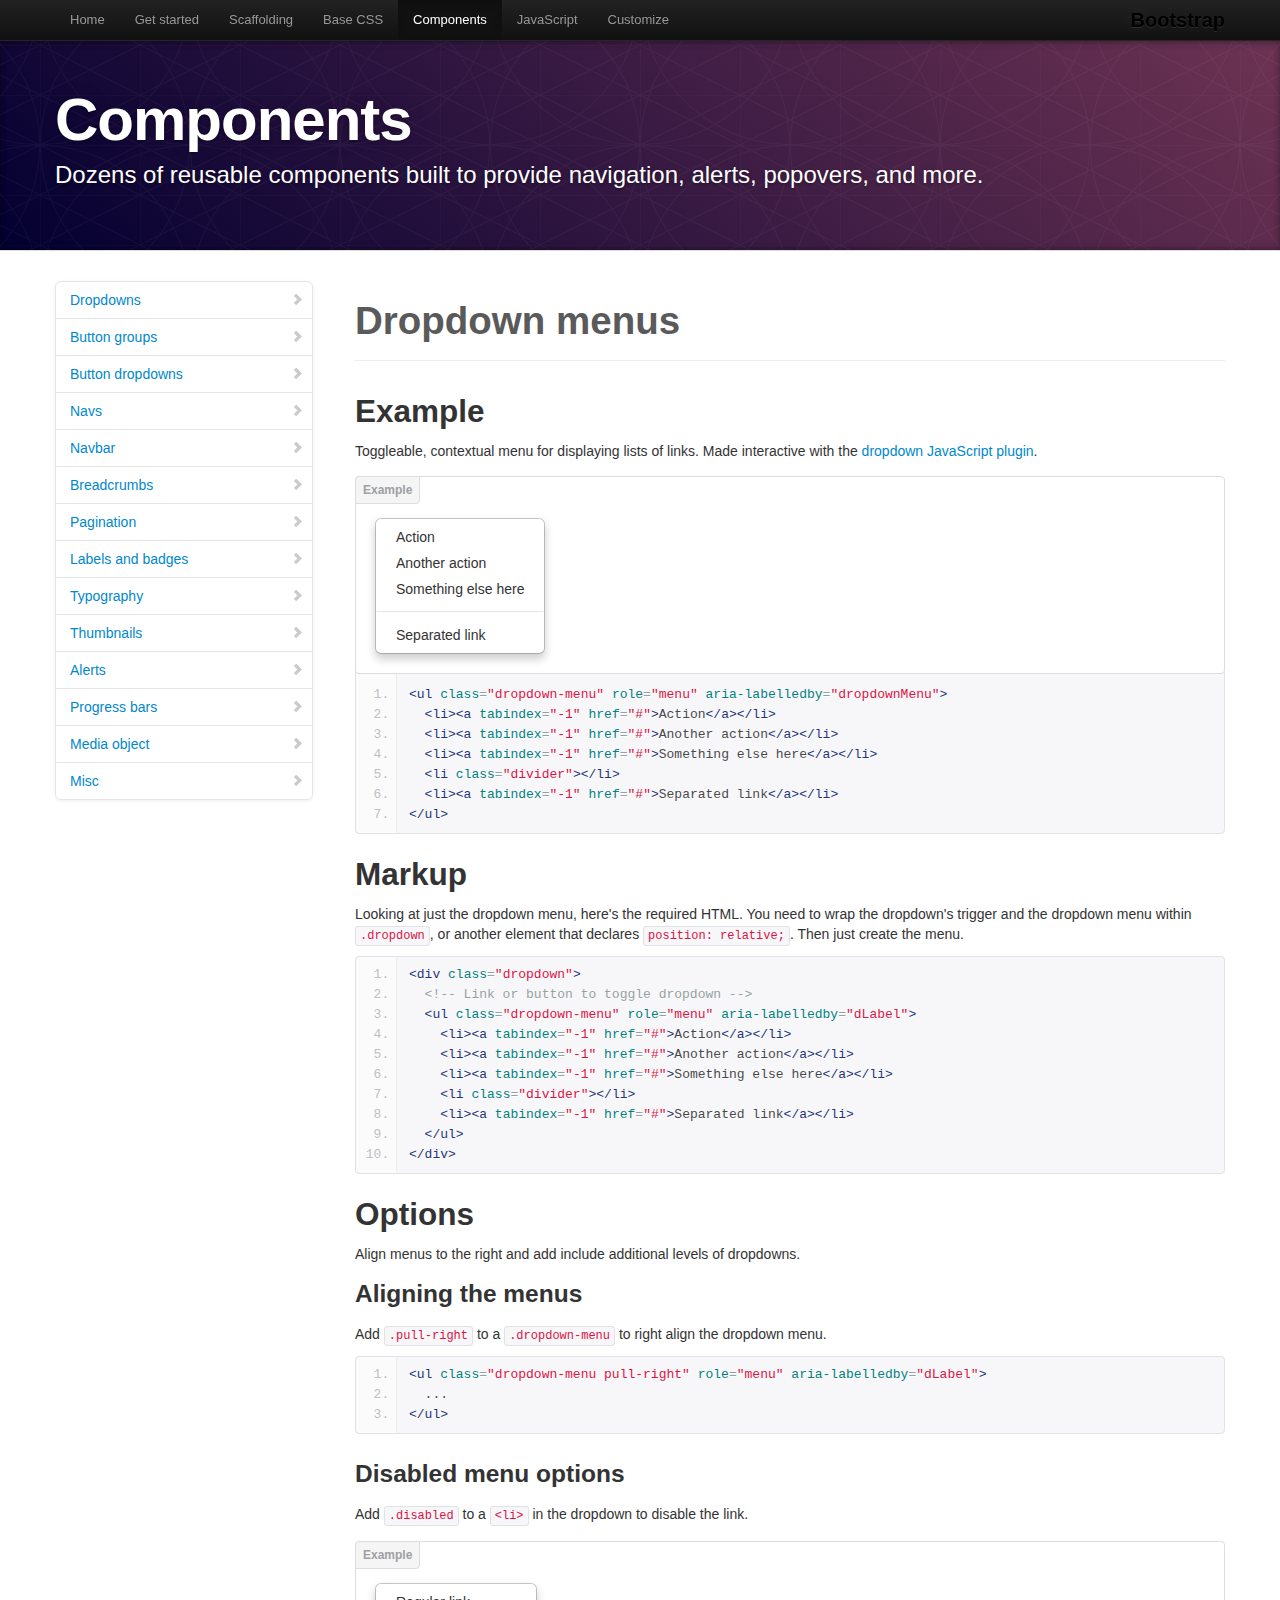
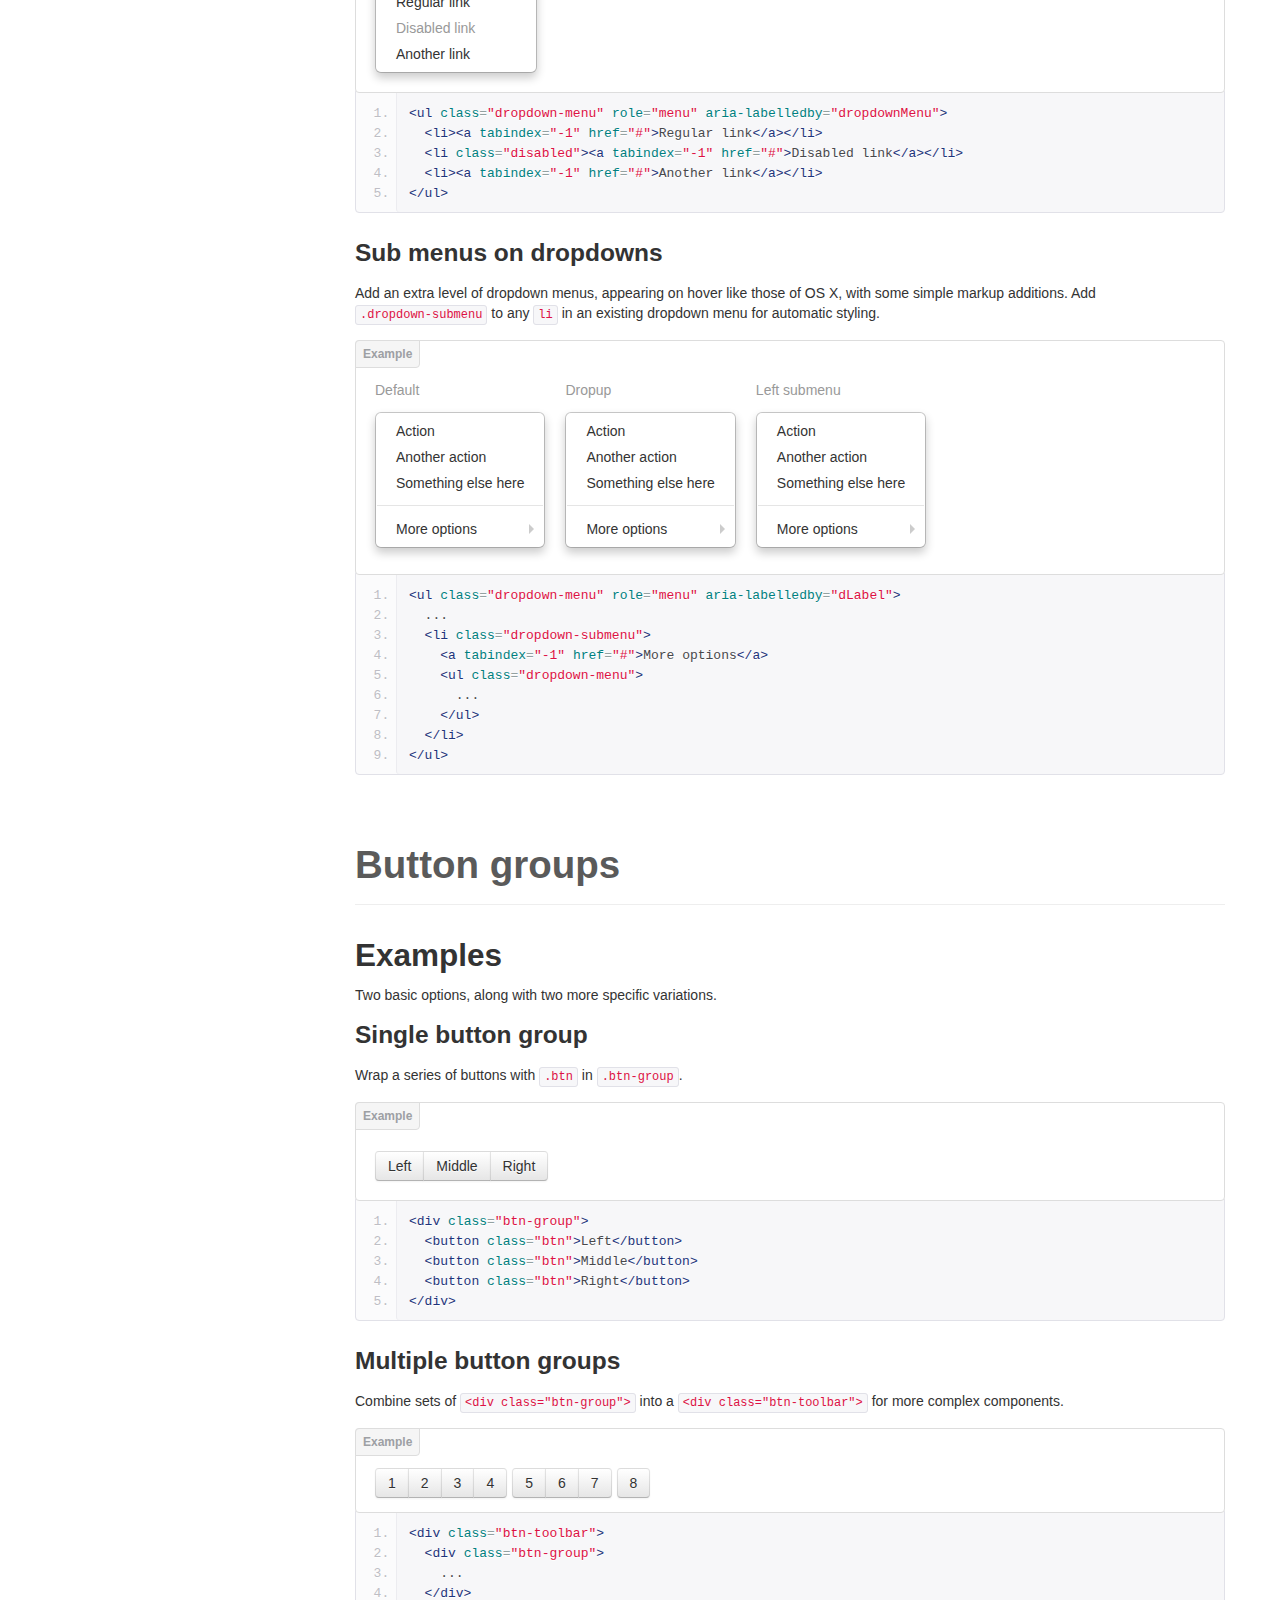
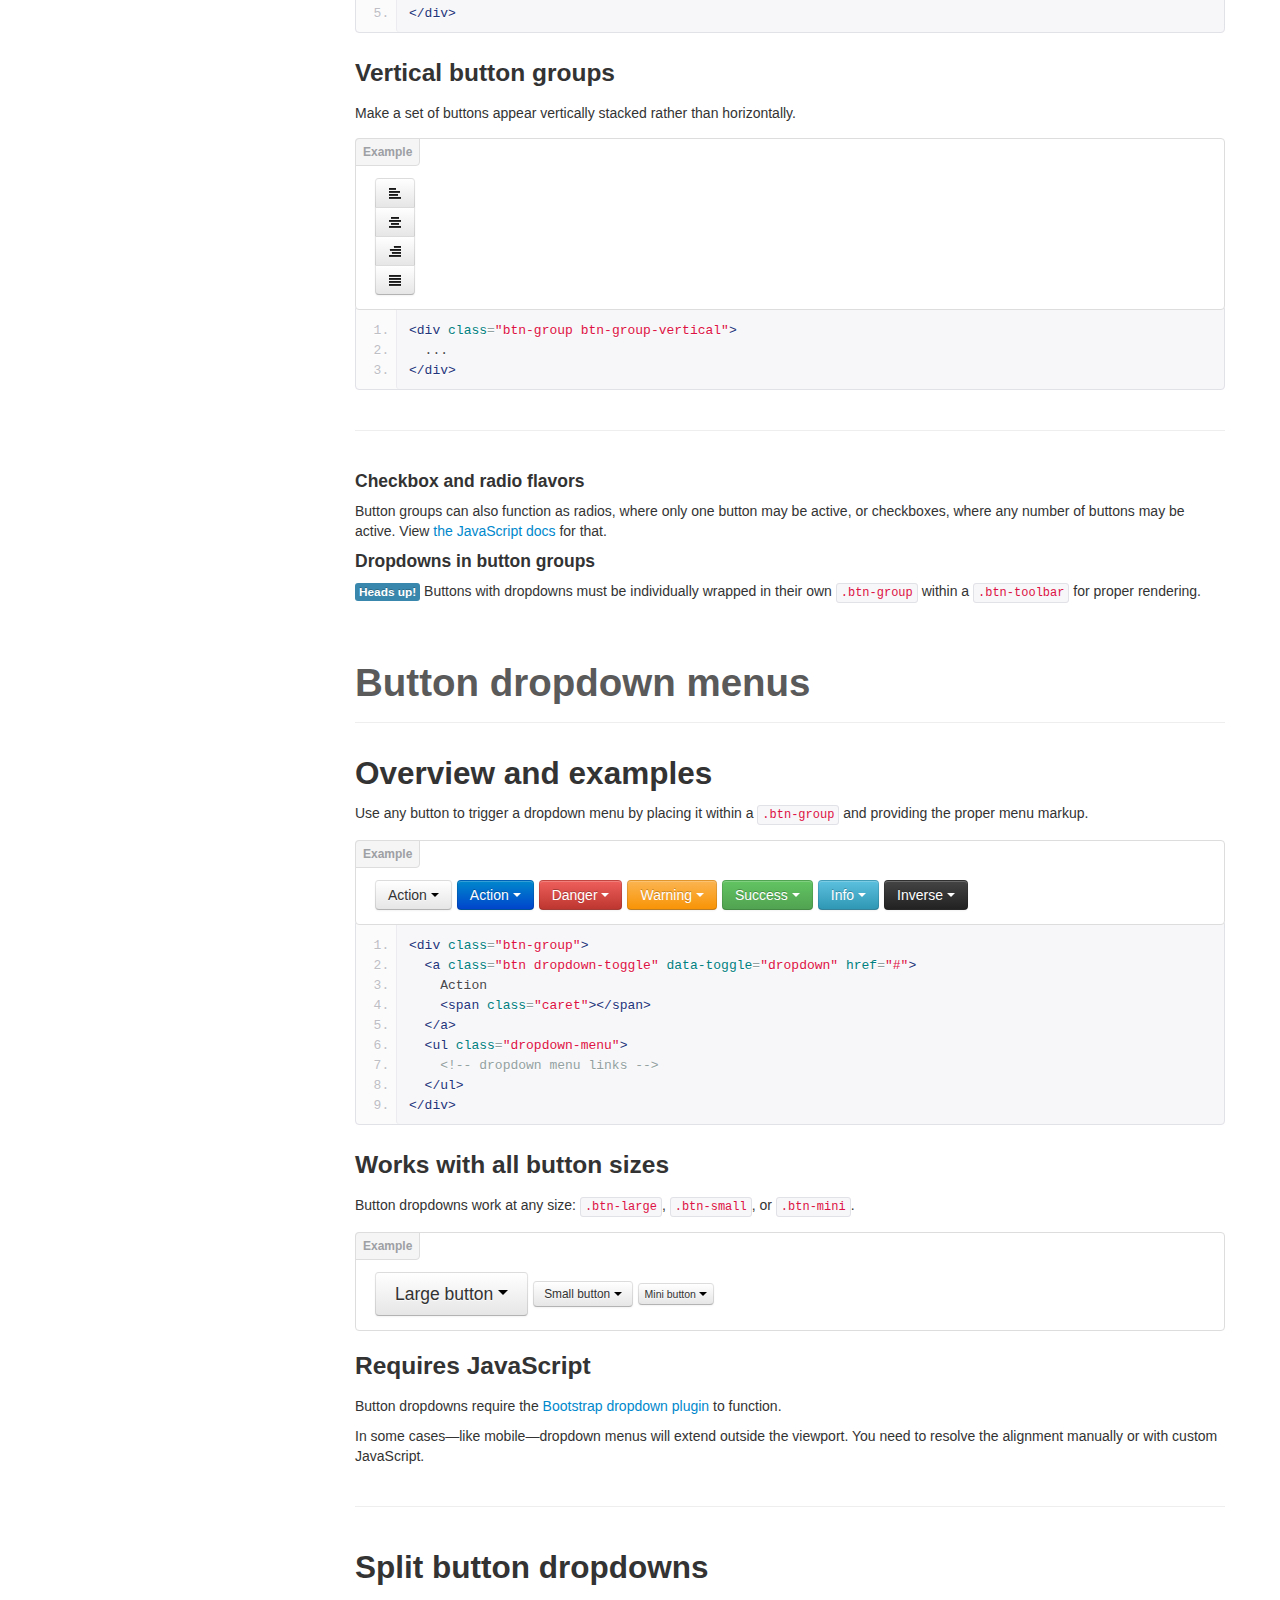
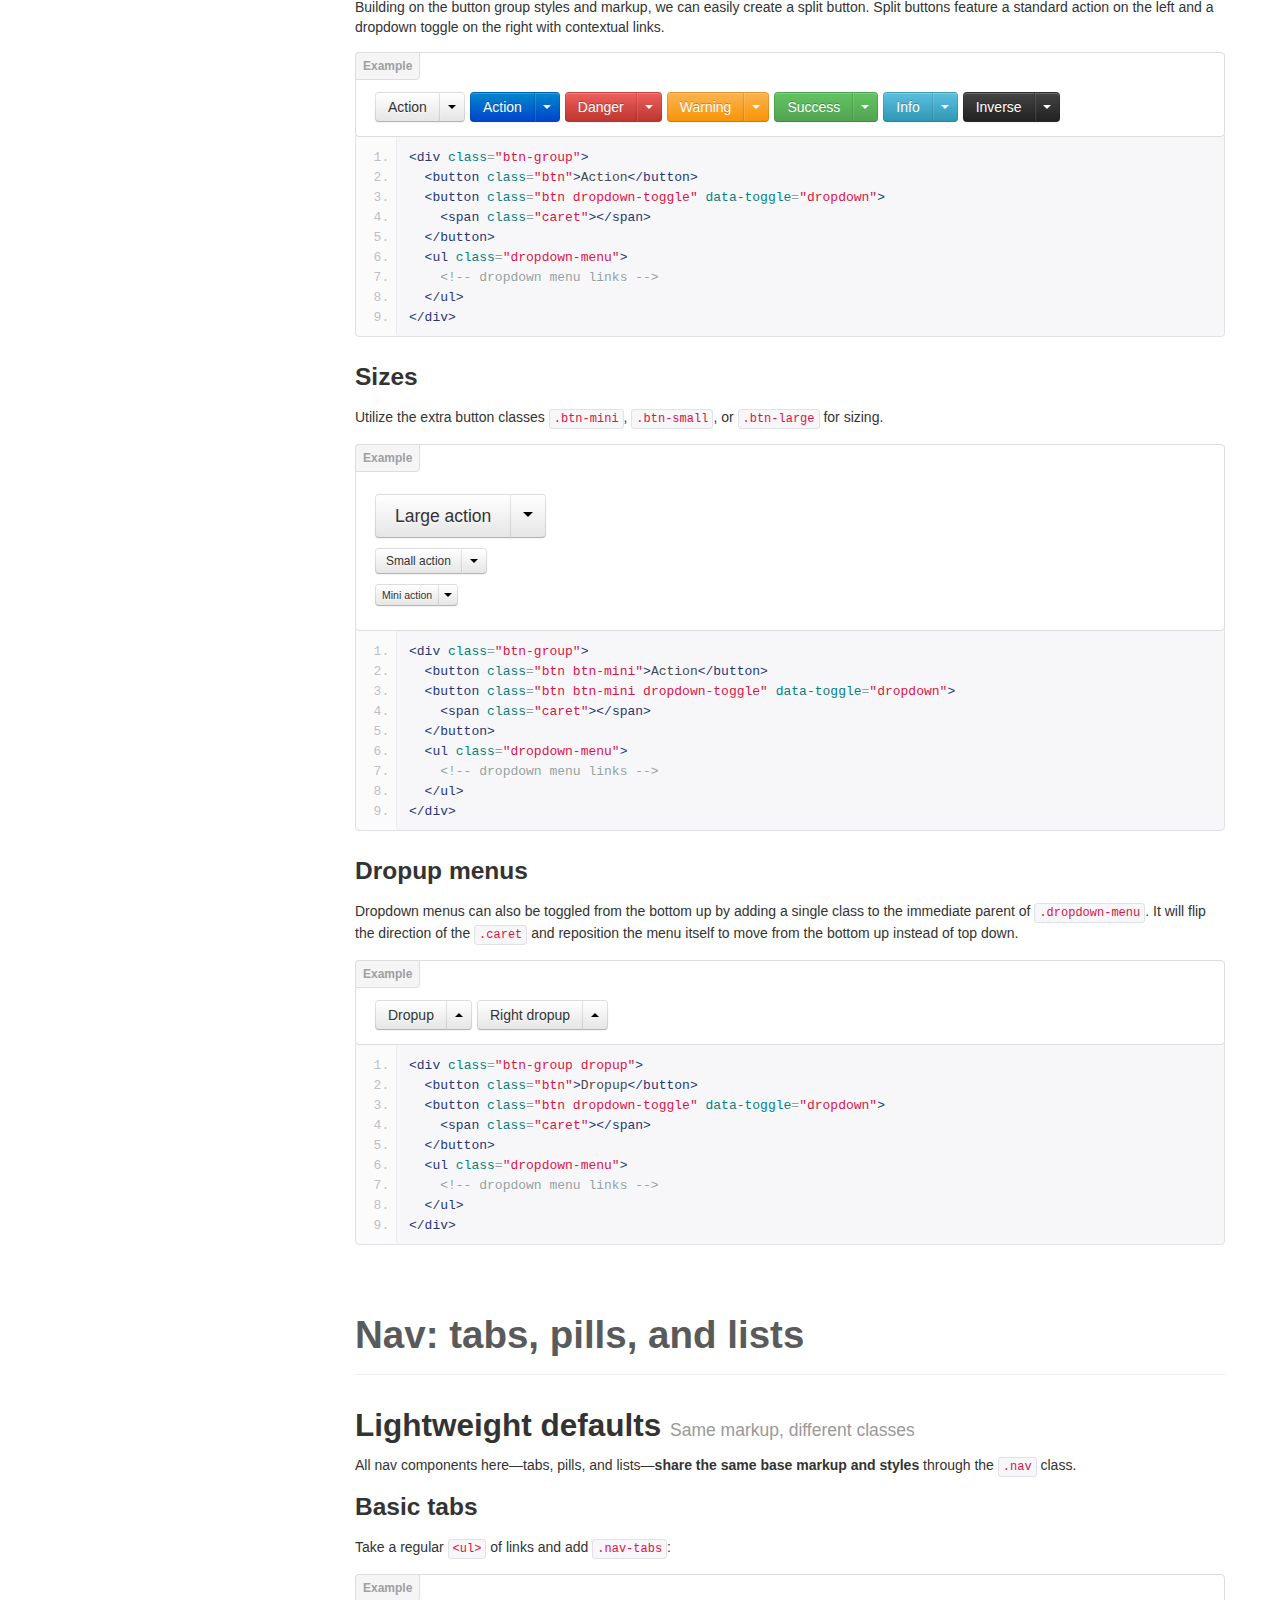
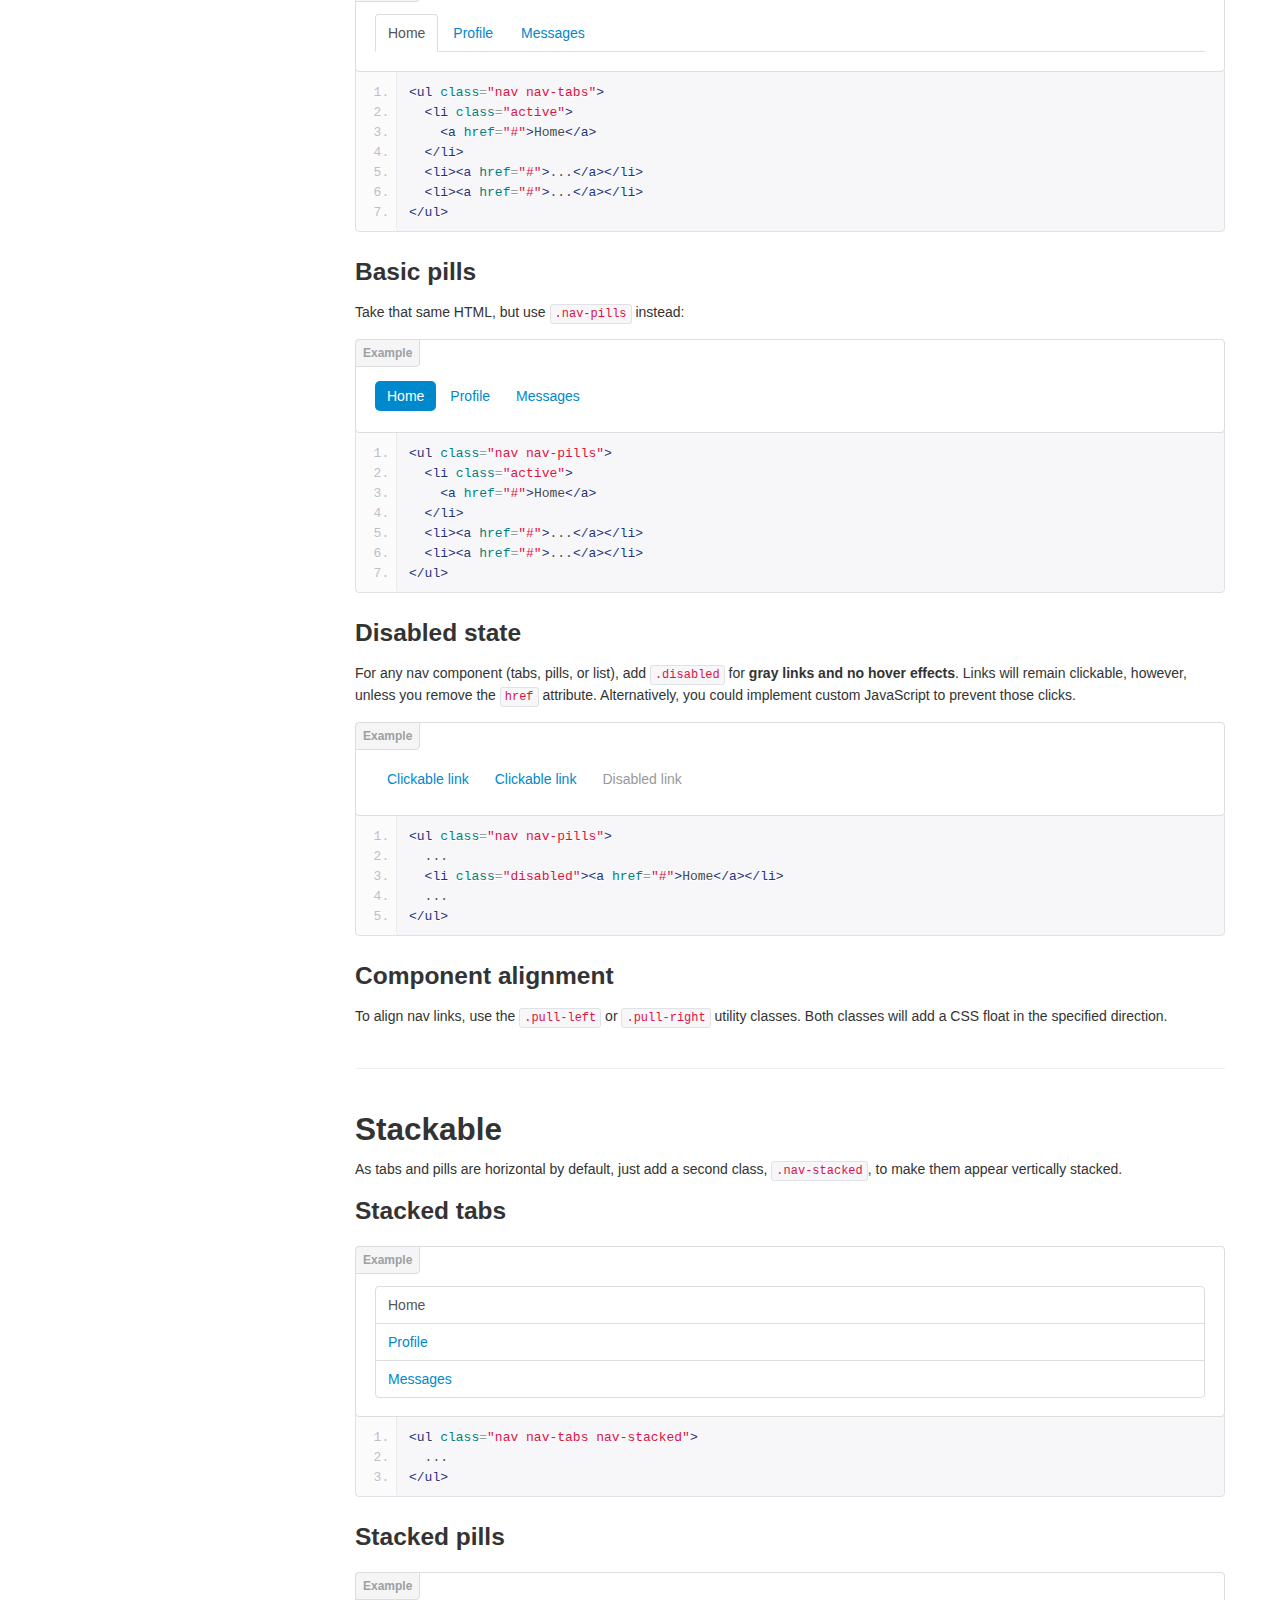
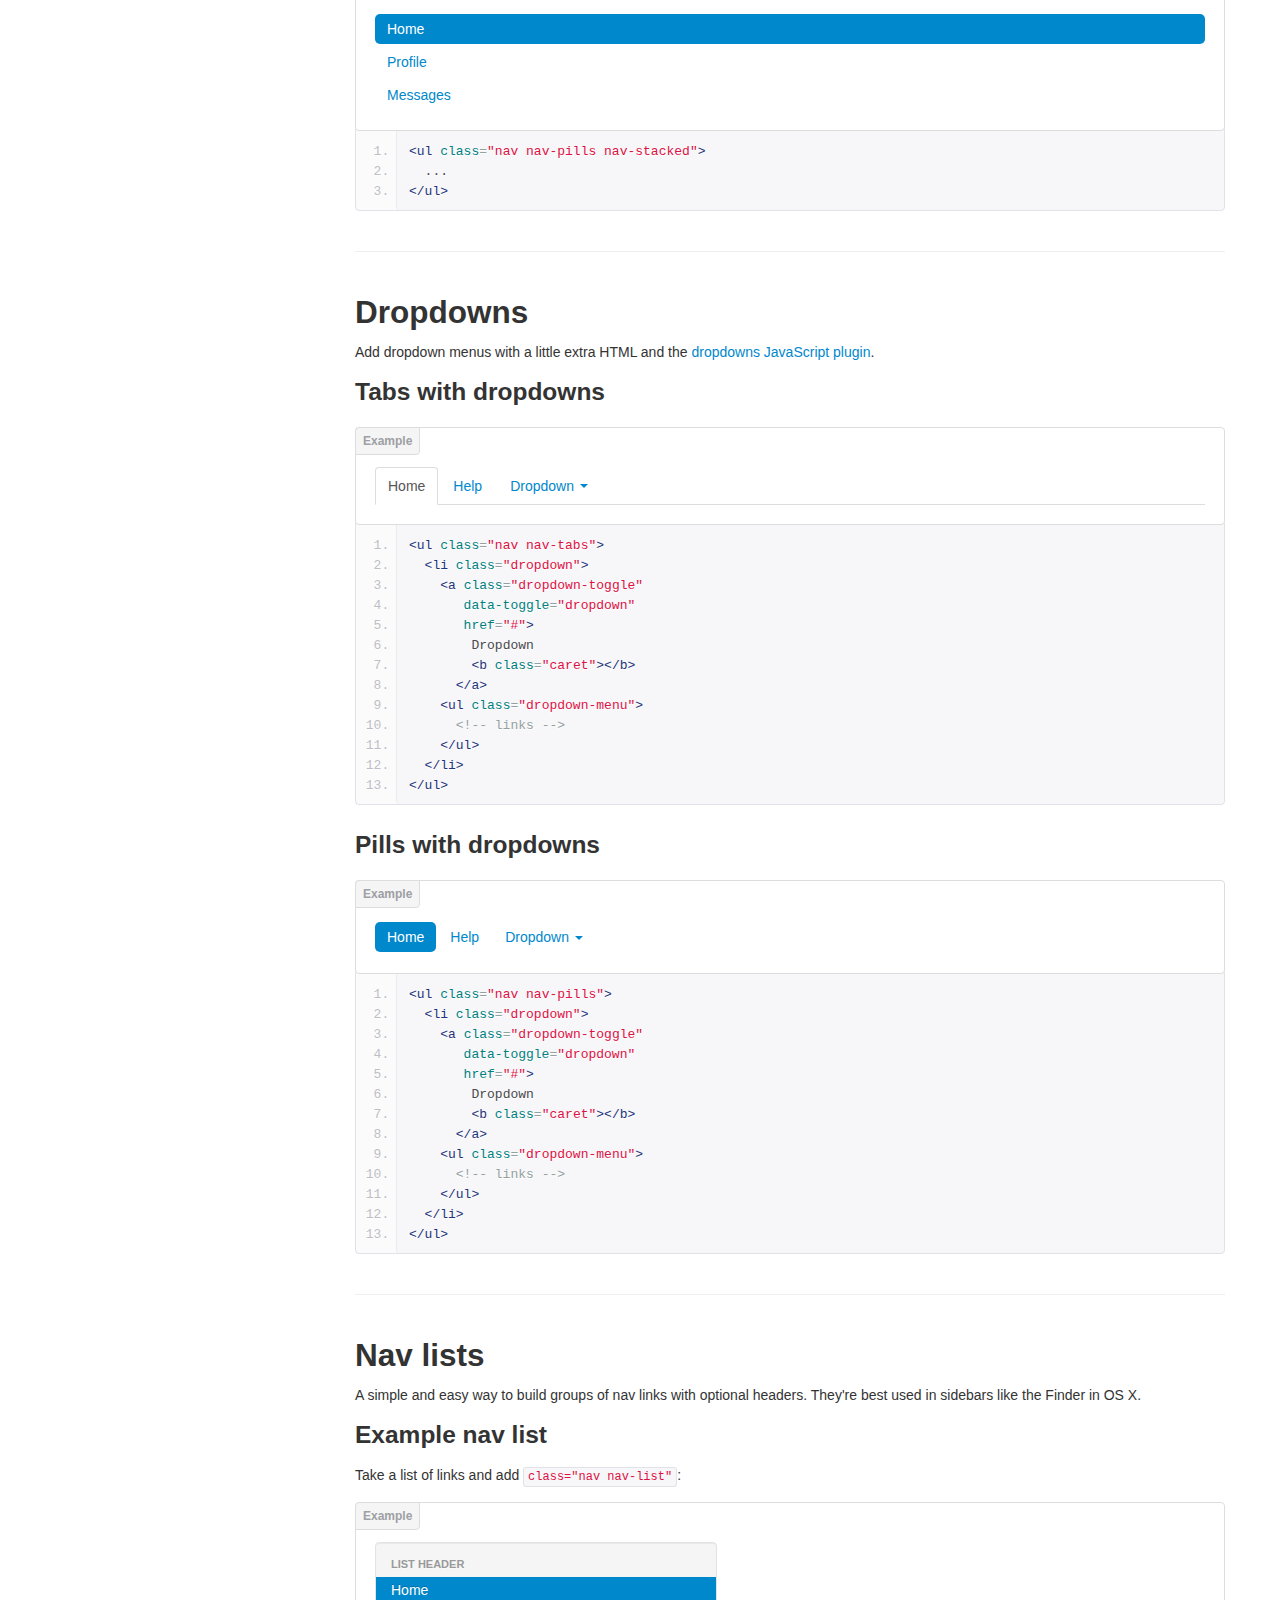
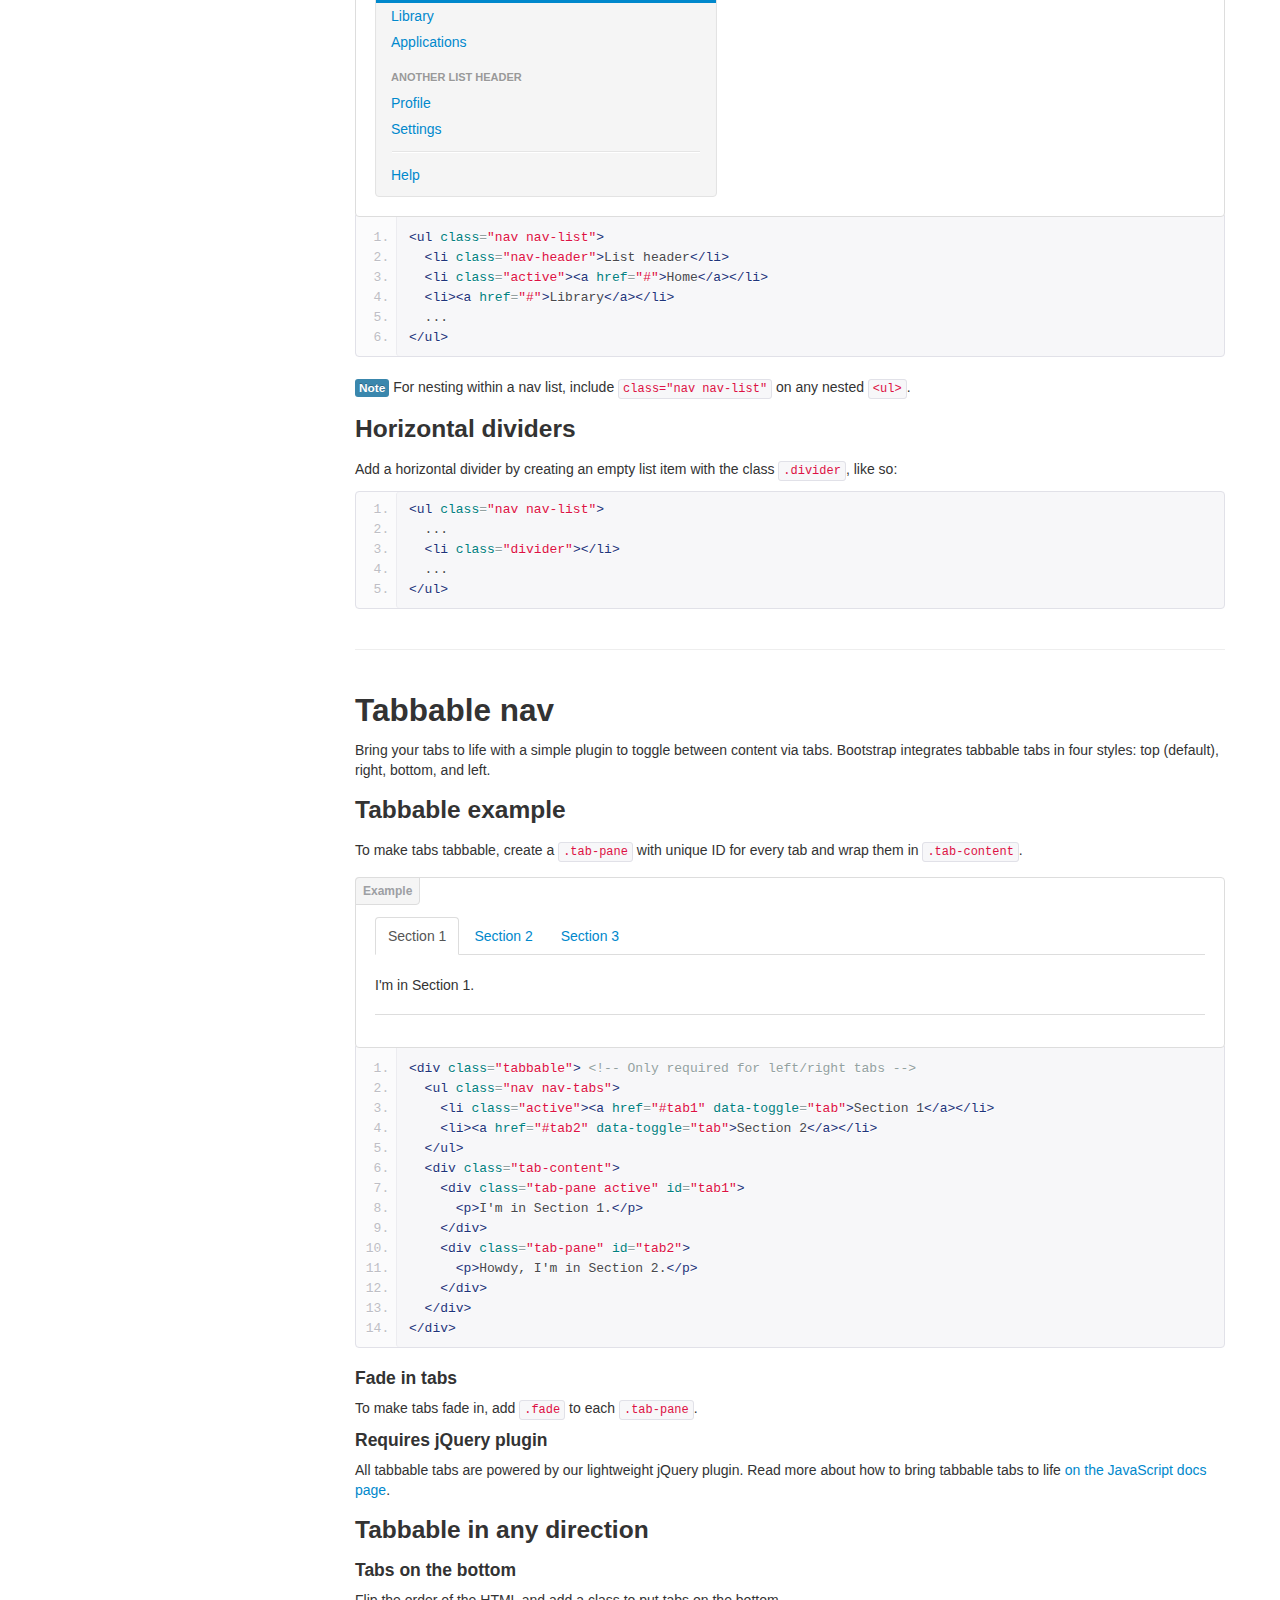
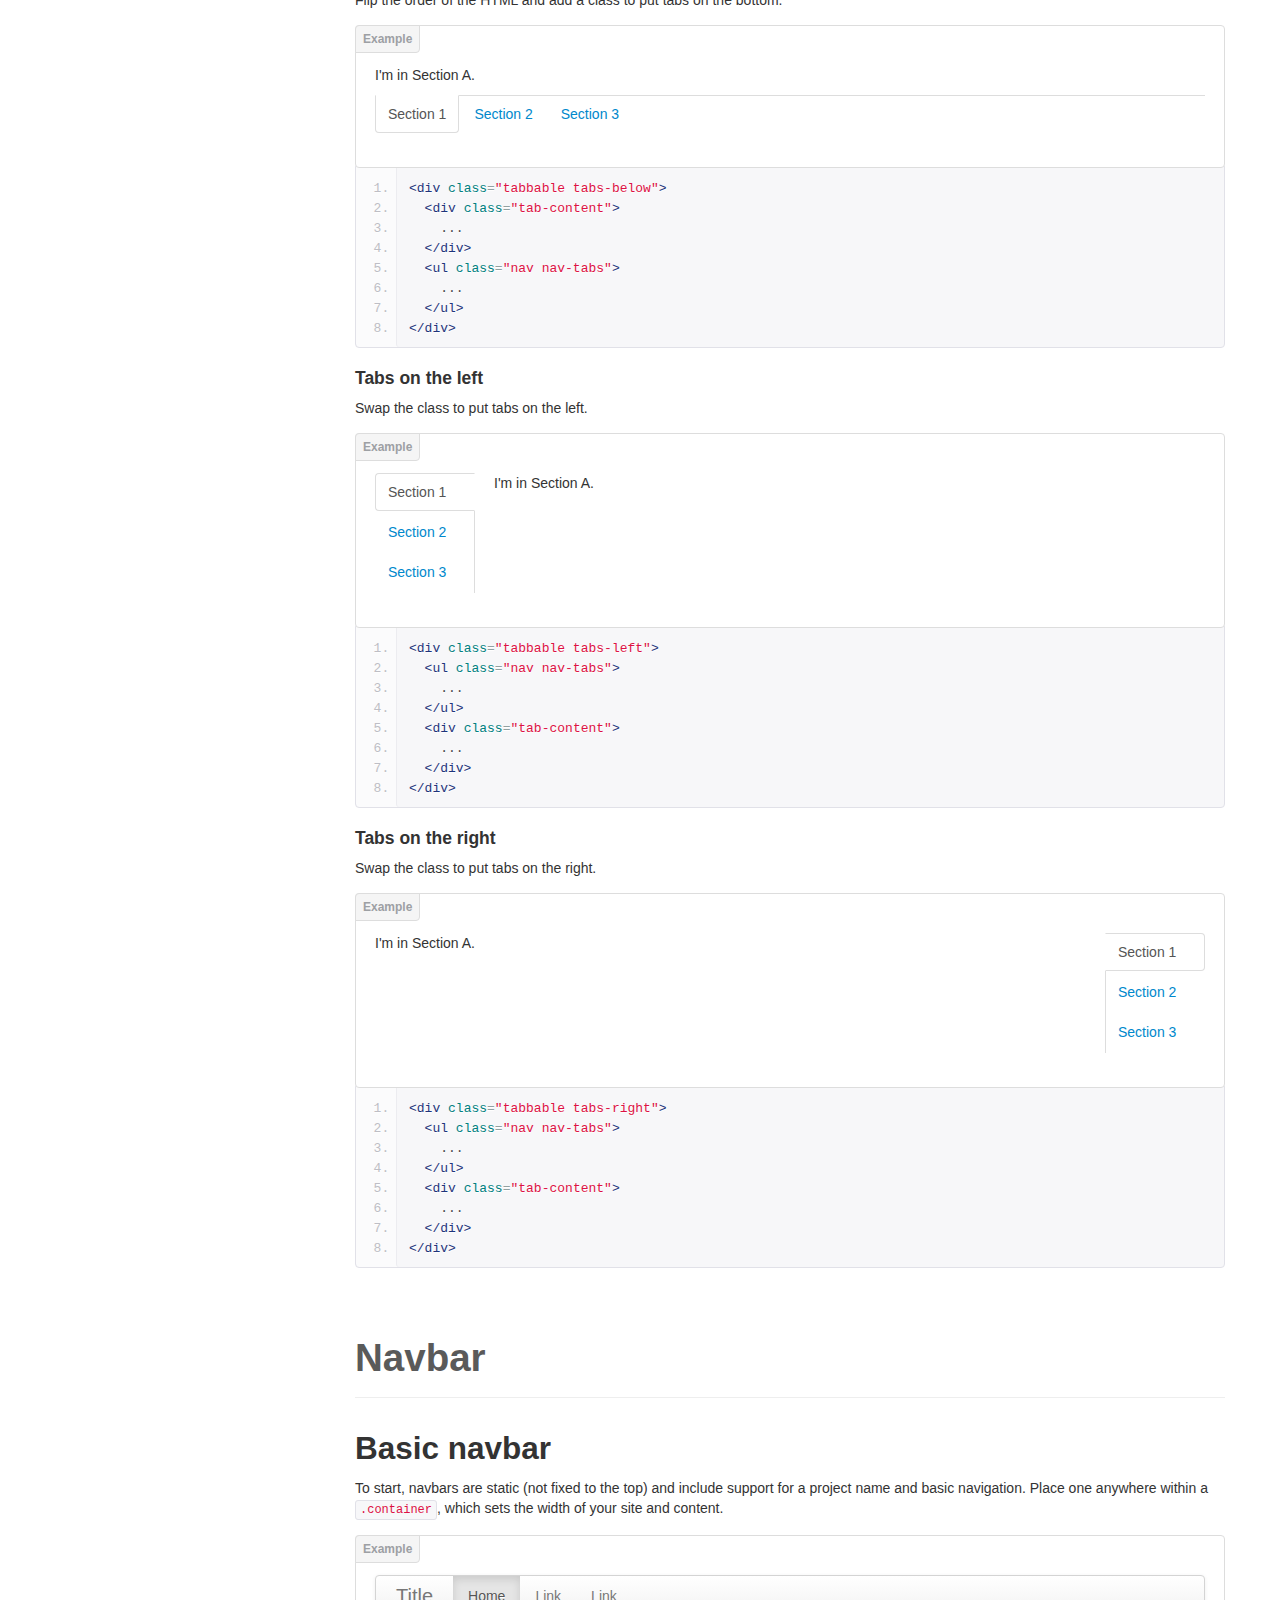
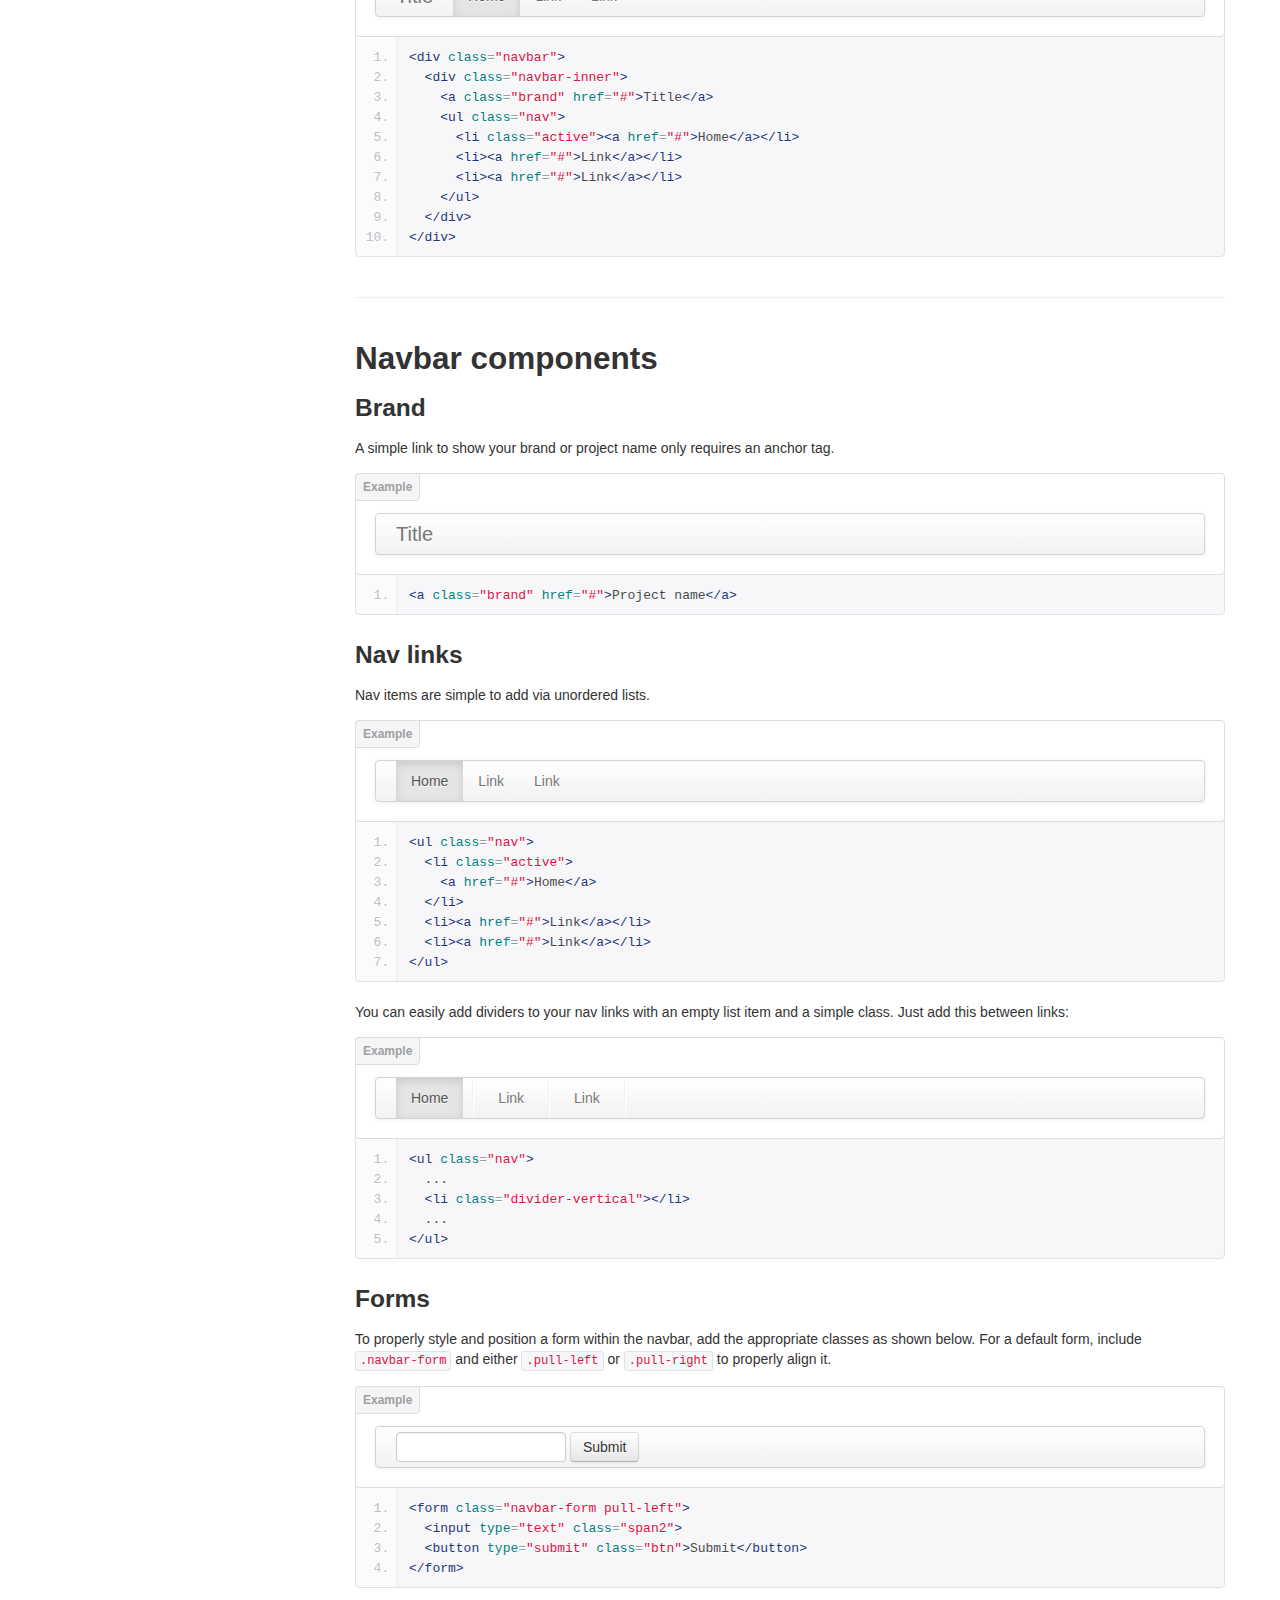
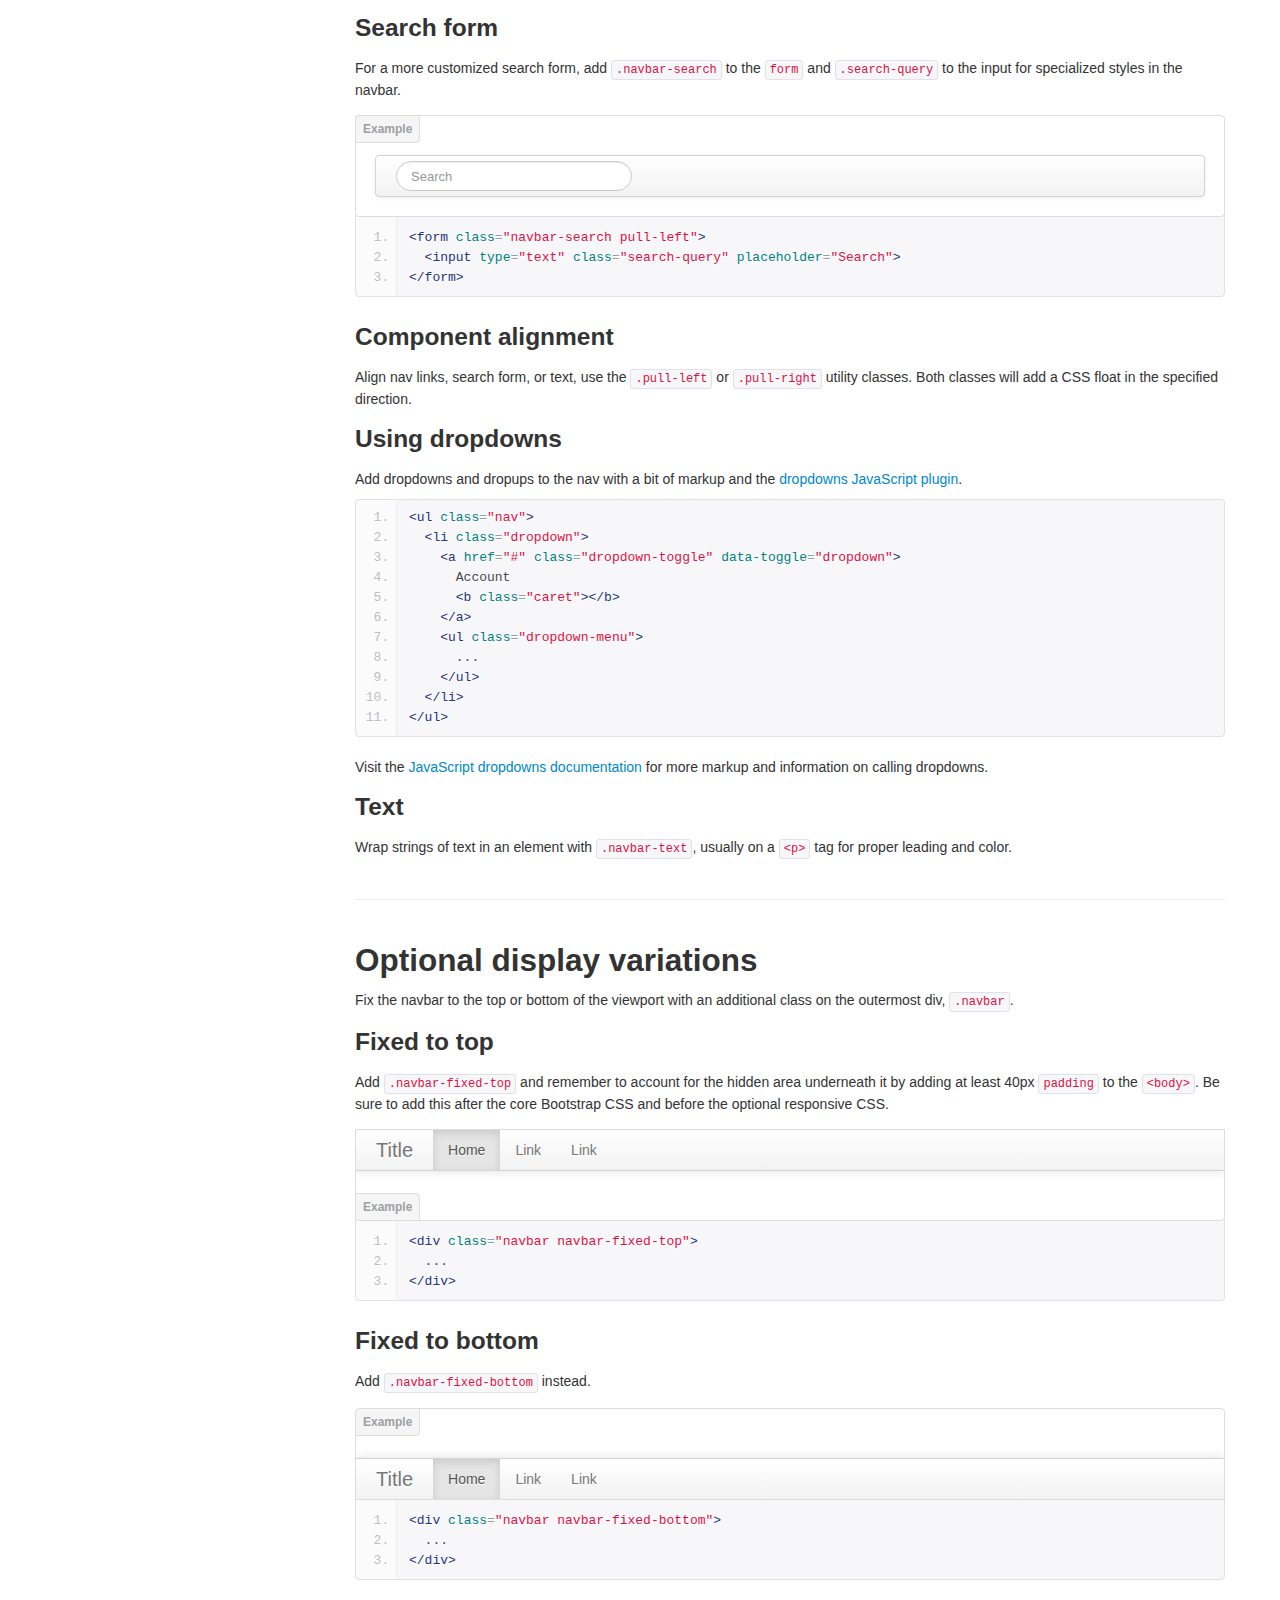
<file: twitter-bootstrap/docs/components.html>
<!DOCTYPE html>
<html lang="en">
  <head>
    <meta charset="utf-8">
    <title>Components · Bootstrap</title>
    <meta name="viewport" content="width=device-width, initial-scale=1.0">
    <meta name="description" content="">
    <meta name="author" content="">

    <!-- Le styles -->
    <link href="assets/css/bootstrap.css" rel="stylesheet">
    <link href="assets/css/bootstrap-responsive.css" rel="stylesheet">
    <link href="assets/css/docs.css" rel="stylesheet">
    <link href="assets/js/google-code-prettify/prettify.css" rel="stylesheet">

    <!-- Le HTML5 shim, for IE6-8 support of HTML5 elements -->
    <!--[if lt IE 9]>
      <script src="assets/js/html5shiv.js"></script>
    <![endif]-->

    <!-- Le fav and touch icons -->
    <link rel="apple-touch-icon-precomposed" sizes="144x144" href="assets/ico/apple-touch-icon-144-precomposed.png">
    <link rel="apple-touch-icon-precomposed" sizes="114x114" href="assets/ico/apple-touch-icon-114-precomposed.png">
      <link rel="apple-touch-icon-precomposed" sizes="72x72" href="assets/ico/apple-touch-icon-72-precomposed.png">
                    <link rel="apple-touch-icon-precomposed" href="assets/ico/apple-touch-icon-57-precomposed.png">
                                   <link rel="shortcut icon" href="assets/ico/favicon.png">

    <script type="text/javascript">
      var _gaq = _gaq || [];
      _gaq.push(['_setAccount', 'UA-146052-10']);
      _gaq.push(['_trackPageview']);
      (function() {
        var ga = document.createElement('script'); ga.type = 'text/javascript'; ga.async = true;
        ga.src = ('https:' == document.location.protocol ? 'https://ssl' : 'http://www') + '.google-analytics.com/ga.js';
        var s = document.getElementsByTagName('script')[0]; s.parentNode.insertBefore(ga, s);
      })();
    </script>
  </head>

  <body data-spy="scroll" data-target=".bs-docs-sidebar">

    <!-- Navbar
    ================================================== -->
    <div class="navbar navbar-inverse navbar-fixed-top">
      <div class="navbar-inner">
        <div class="container">
          <button type="button" class="btn btn-navbar" data-toggle="collapse" data-target=".nav-collapse">
            <span class="icon-bar"></span>
            <span class="icon-bar"></span>
            <span class="icon-bar"></span>
          </button>
          <a class="brand" href="./index.html">Bootstrap</a>
          <div class="nav-collapse collapse">
            <ul class="nav">
              <li class="">
                <a href="./index.html">Home</a>
              </li>
              <li class="">
                <a href="./getting-started.html">Get started</a>
              </li>
              <li class="">
                <a href="./scaffolding.html">Scaffolding</a>
              </li>
              <li class="">
                <a href="./base-css.html">Base CSS</a>
              </li>
              <li class="active">
                <a href="./components.html">Components</a>
              </li>
              <li class="">
                <a href="./javascript.html">JavaScript</a>
              </li>
              <li class="">
                <a href="./customize.html">Customize</a>
              </li>
            </ul>
          </div>
        </div>
      </div>
    </div>

<!-- Subhead
================================================== -->
<header class="jumbotron subhead" id="overview">
  <div class="container">
    <h1>Components</h1>
    <p class="lead">Dozens of reusable components built to provide navigation, alerts, popovers, and more.</p>
  </div>
</header>


  <div class="container">

    <!-- Docs nav
    ================================================== -->
    <div class="row">
      <div class="span3 bs-docs-sidebar">
        <ul class="nav nav-list bs-docs-sidenav">
          <li><a href="#dropdowns"><i class="icon-chevron-right"></i> Dropdowns</a></li>
          <li><a href="#buttonGroups"><i class="icon-chevron-right"></i> Button groups</a></li>
          <li><a href="#buttonDropdowns"><i class="icon-chevron-right"></i> Button dropdowns</a></li>
          <li><a href="#navs"><i class="icon-chevron-right"></i> Navs</a></li>
          <li><a href="#navbar"><i class="icon-chevron-right"></i> Navbar</a></li>
          <li><a href="#breadcrumbs"><i class="icon-chevron-right"></i> Breadcrumbs</a></li>
          <li><a href="#pagination"><i class="icon-chevron-right"></i> Pagination</a></li>
          <li><a href="#labels-badges"><i class="icon-chevron-right"></i> Labels and badges</a></li>
          <li><a href="#typography"><i class="icon-chevron-right"></i> Typography</a></li>
          <li><a href="#thumbnails"><i class="icon-chevron-right"></i> Thumbnails</a></li>
          <li><a href="#alerts"><i class="icon-chevron-right"></i> Alerts</a></li>
          <li><a href="#progress"><i class="icon-chevron-right"></i> Progress bars</a></li>
          <li><a href="#media"><i class="icon-chevron-right"></i> Media object</a></li>
          <li><a href="#misc"><i class="icon-chevron-right"></i> Misc</a></li>
        </ul>
      </div>
      <div class="span9">



        <!-- Dropdowns
        ================================================== -->
        <section id="dropdowns">
          <div class="page-header">
            <h1>Dropdown menus</h1>
          </div>

          <h2>Example</h2>
          <p>Toggleable, contextual menu for displaying lists of links. Made interactive with the <a href="./javascript.html#dropdowns">dropdown JavaScript plugin</a>.</p>
          <div class="bs-docs-example">
            <div class="dropdown clearfix">
              <ul class="dropdown-menu" role="menu" aria-labelledby="dropdownMenu" style="display: block; position: static; margin-bottom: 5px; *width: 180px;">
                <li><a tabindex="-1" href="#">Action</a></li>
                <li><a tabindex="-1" href="#">Another action</a></li>
                <li><a tabindex="-1" href="#">Something else here</a></li>
                <li class="divider"></li>
                <li><a tabindex="-1" href="#">Separated link</a></li>
              </ul>
            </div>
          </div>
<pre class="prettyprint linenums">
&lt;ul class="dropdown-menu" role="menu" aria-labelledby="dropdownMenu"&gt;
  &lt;li&gt;&lt;a tabindex="-1" href="#"&gt;Action&lt;/a&gt;&lt;/li&gt;
  &lt;li&gt;&lt;a tabindex="-1" href="#"&gt;Another action&lt;/a&gt;&lt;/li&gt;
  &lt;li&gt;&lt;a tabindex="-1" href="#"&gt;Something else here&lt;/a&gt;&lt;/li&gt;
  &lt;li class="divider"&gt;&lt;/li&gt;
  &lt;li&gt;&lt;a tabindex="-1" href="#"&gt;Separated link&lt;/a&gt;&lt;/li&gt;
&lt;/ul&gt;
</pre>

          <h2>Markup</h2>
          <p>Looking at just the dropdown menu, here's the required HTML. You need to wrap the dropdown's trigger and the dropdown menu within <code>.dropdown</code>, or another element that declares <code>position: relative;</code>. Then just create the menu.</p>

<pre class="prettyprint linenums">
&lt;div class="dropdown"&gt;
  &lt;!-- Link or button to toggle dropdown --&gt;
  &lt;ul class="dropdown-menu" role="menu" aria-labelledby="dLabel"&gt;
    &lt;li&gt;&lt;a tabindex="-1" href="#"&gt;Action&lt;/a&gt;&lt;/li&gt;
    &lt;li&gt;&lt;a tabindex="-1" href="#"&gt;Another action&lt;/a&gt;&lt;/li&gt;
    &lt;li&gt;&lt;a tabindex="-1" href="#"&gt;Something else here&lt;/a&gt;&lt;/li&gt;
    &lt;li class="divider"&gt;&lt;/li&gt;
    &lt;li&gt;&lt;a tabindex="-1" href="#"&gt;Separated link&lt;/a&gt;&lt;/li&gt;
  &lt;/ul&gt;
&lt;/div&gt;
</pre>

          <h2>Options</h2>
          <p>Align menus to the right and add include additional levels of dropdowns.</p>

          <h3>Aligning the menus</h3>
          <p>Add <code>.pull-right</code> to a <code>.dropdown-menu</code> to right align the dropdown menu.</p>
<pre class="prettyprint linenums">
&lt;ul class="dropdown-menu pull-right" role="menu" aria-labelledby="dLabel"&gt;
  ...
&lt;/ul&gt;
</pre>

          <h3>Disabled menu options</h3>
          <p>Add <code>.disabled</code> to a <code>&lt;li&gt;</code> in the dropdown to disable the link.</p>
          <div class="bs-docs-example">
            <div class="dropdown clearfix">
              <ul class="dropdown-menu" role="menu" aria-labelledby="dropdownMenu" style="display: block; position: static; margin-bottom: 5px; *width: 180px;">
                <li><a tabindex="-1" href="#">Regular link</a></li>
                <li class="disabled"><a tabindex="-1" href="#">Disabled link</a></li>
                <li><a tabindex="-1" href="#">Another link</a></li>
              </ul>
            </div>
          </div>
<pre class="prettyprint linenums">
&lt;ul class="dropdown-menu" role="menu" aria-labelledby="dropdownMenu"&gt;
  &lt;li&gt;&lt;a tabindex="-1" href="#"&gt;Regular link&lt;/a&gt;&lt;/li&gt;
  &lt;li class="disabled"&gt;&lt;a tabindex="-1" href="#"&gt;Disabled link&lt;/a&gt;&lt;/li&gt;
  &lt;li&gt;&lt;a tabindex="-1" href="#"&gt;Another link&lt;/a&gt;&lt;/li&gt;
&lt;/ul&gt;
</pre>

          <h3>Sub menus on dropdowns</h3>
          <p>Add an extra level of dropdown menus, appearing on hover like those of OS X, with some simple markup additions. Add <code>.dropdown-submenu</code> to any <code>li</code> in an existing dropdown menu for automatic styling.</p>
          <div class="bs-docs-example bs-docs-example-submenus">

            <div class="pull-left">
              <p class="muted">Default</p>
              <div class="dropdown clearfix">
                <ul class="dropdown-menu" role="menu" aria-labelledby="dropdownMenu">
                  <li><a tabindex="-1" href="#">Action</a></li>
                  <li><a tabindex="-1" href="#">Another action</a></li>
                  <li><a tabindex="-1" href="#">Something else here</a></li>
                  <li class="divider"></li>
                  <li class="dropdown-submenu">
                    <a tabindex="-1" href="#">More options</a>
                    <ul class="dropdown-menu">
                      <li><a tabindex="-1" href="#">Second level link</a></li>
                      <li><a tabindex="-1" href="#">Second level link</a></li>
                      <li><a tabindex="-1" href="#">Second level link</a></li>
                      <li><a tabindex="-1" href="#">Second level link</a></li>
                      <li><a tabindex="-1" href="#">Second level link</a></li>
                    </ul>
                  </li>
                </ul>
              </div>
            </div>

            <div class="pull-left">
              <p class="muted">Dropup</p>
              <div class="dropup">
                <ul class="dropdown-menu" role="menu" aria-labelledby="dropdownMenu">
                  <li><a tabindex="-1" href="#">Action</a></li>
                  <li><a tabindex="-1" href="#">Another action</a></li>
                  <li><a tabindex="-1" href="#">Something else here</a></li>
                  <li class="divider"></li>
                  <li class="dropdown-submenu">
                    <a tabindex="-1" href="#">More options</a>
                    <ul class="dropdown-menu">
                      <li><a tabindex="-1" href="#">Second level link</a></li>
                      <li><a tabindex="-1" href="#">Second level link</a></li>
                      <li><a tabindex="-1" href="#">Second level link</a></li>
                      <li><a tabindex="-1" href="#">Second level link</a></li>
                      <li><a tabindex="-1" href="#">Second level link</a></li>
                    </ul>
                  </li>
                </ul>
              </div>
            </div>

            <div class="pull-left">
              <p class="muted">Left submenu</p>
              <div class="dropdown">
                <ul class="dropdown-menu" role="menu" aria-labelledby="dropdownMenu">
                  <li><a tabindex="-1" href="#">Action</a></li>
                  <li><a tabindex="-1" href="#">Another action</a></li>
                  <li><a tabindex="-1" href="#">Something else here</a></li>
                  <li class="divider"></li>
                  <li class="dropdown-submenu pull-left">
                    <a tabindex="-1" href="#">More options</a>
                    <ul class="dropdown-menu">
                      <li><a tabindex="-1" href="#">Second level link</a></li>
                      <li><a tabindex="-1" href="#">Second level link</a></li>
                      <li><a tabindex="-1" href="#">Second level link</a></li>
                      <li><a tabindex="-1" href="#">Second level link</a></li>
                      <li><a tabindex="-1" href="#">Second level link</a></li>
                    </ul>
                  </li>
                </ul>
              </div>
            </div>

          </div>
<pre class="prettyprint linenums">
&lt;ul class="dropdown-menu" role="menu" aria-labelledby="dLabel"&gt;
  ...
  &lt;li class="dropdown-submenu"&gt;
    &lt;a tabindex="-1" href="#"&gt;More options&lt;/a&gt;
    &lt;ul class="dropdown-menu"&gt;
      ...
    &lt;/ul&gt;
  &lt;/li&gt;
&lt;/ul&gt;
</pre>

        </section>




        <!-- Button Groups
        ================================================== -->
        <section id="buttonGroups">
          <div class="page-header">
            <h1>Button groups</h1>
          </div>

          <h2>Examples</h2>
          <p>Two basic options, along with two more specific variations.</p>

          <h3>Single button group</h3>
          <p>Wrap a series of buttons with <code>.btn</code> in <code>.btn-group</code>.</p>
          <div class="bs-docs-example">
            <div class="btn-group" style="margin: 9px 0 5px;">
              <button class="btn">Left</button>
              <button class="btn">Middle</button>
              <button class="btn">Right</button>
            </div>
          </div>
<pre class="prettyprint linenums">
&lt;div class="btn-group"&gt;
  &lt;button class="btn"&gt;Left&lt;/button&gt;
  &lt;button class="btn"&gt;Middle&lt;/button&gt;
  &lt;button class="btn"&gt;Right&lt;/button&gt;
&lt;/div&gt;
</pre>

          <h3>Multiple button groups</h3>
          <p>Combine sets of <code>&lt;div class="btn-group"&gt;</code> into a <code>&lt;div class="btn-toolbar"&gt;</code> for more complex components.</p>
          <div class="bs-docs-example">
            <div class="btn-toolbar" style="margin: 0;">
              <div class="btn-group">
                <button class="btn">1</button>
                <button class="btn">2</button>
                <button class="btn">3</button>
                <button class="btn">4</button>
              </div>
              <div class="btn-group">
                <button class="btn">5</button>
                <button class="btn">6</button>
                <button class="btn">7</button>
              </div>
              <div class="btn-group">
                <button class="btn">8</button>
              </div>
            </div>
          </div>
<pre class="prettyprint linenums">
&lt;div class="btn-toolbar"&gt;
  &lt;div class="btn-group"&gt;
    ...
  &lt;/div&gt;
&lt;/div&gt;
</pre>

          <h3>Vertical button groups</h3>
          <p>Make a set of buttons appear vertically stacked rather than horizontally.</p>
          <div class="bs-docs-example">
            <div class="btn-group btn-group-vertical">
              <button type="button" class="btn"><i class="icon-align-left"></i></button>
              <button type="button" class="btn"><i class="icon-align-center"></i></button>
              <button type="button" class="btn"><i class="icon-align-right"></i></button>
              <button type="button" class="btn"><i class="icon-align-justify"></i></button>
            </div>
          </div>
<pre class="prettyprint linenums">
&lt;div class="btn-group btn-group-vertical"&gt;
  ...
&lt;/div&gt;
</pre>


          <hr class="bs-docs-separator">


          <h4>Checkbox and radio flavors</h4>
          <p>Button groups can also function as radios, where only one button may be active, or checkboxes, where any number of buttons may be active. View <a href="./javascript.html#buttons">the JavaScript docs</a> for that.</p>

          <h4>Dropdowns in button groups</h4>
          <p><span class="label label-info">Heads up!</span> Buttons with dropdowns must be individually wrapped in their own <code>.btn-group</code> within a <code>.btn-toolbar</code> for proper rendering.</p>
        </section>



        <!-- Split button dropdowns
        ================================================== -->
        <section id="buttonDropdowns">
          <div class="page-header">
            <h1>Button dropdown menus</h1>
          </div>


          <h2>Overview and examples</h2>
          <p>Use any button to trigger a dropdown menu by placing it within a <code>.btn-group</code> and providing the proper menu markup.</p>
          <div class="bs-docs-example">
            <div class="btn-toolbar" style="margin: 0;">
              <div class="btn-group">
                <button class="btn dropdown-toggle" data-toggle="dropdown">Action <span class="caret"></span></button>
                <ul class="dropdown-menu">
                  <li><a href="#">Action</a></li>
                  <li><a href="#">Another action</a></li>
                  <li><a href="#">Something else here</a></li>
                  <li class="divider"></li>
                  <li><a href="#">Separated link</a></li>
                </ul>
              </div><!-- /btn-group -->
              <div class="btn-group">
                <button class="btn btn-primary dropdown-toggle" data-toggle="dropdown">Action <span class="caret"></span></button>
                <ul class="dropdown-menu">
                  <li><a href="#">Action</a></li>
                  <li><a href="#">Another action</a></li>
                  <li><a href="#">Something else here</a></li>
                  <li class="divider"></li>
                  <li><a href="#">Separated link</a></li>
                </ul>
              </div><!-- /btn-group -->
              <div class="btn-group">
                <button class="btn btn-danger dropdown-toggle" data-toggle="dropdown">Danger <span class="caret"></span></button>
                <ul class="dropdown-menu">
                  <li><a href="#">Action</a></li>
                  <li><a href="#">Another action</a></li>
                  <li><a href="#">Something else here</a></li>
                  <li class="divider"></li>
                  <li><a href="#">Separated link</a></li>
                </ul>
              </div><!-- /btn-group -->
              <div class="btn-group">
                <button class="btn btn-warning dropdown-toggle" data-toggle="dropdown">Warning <span class="caret"></span></button>
                <ul class="dropdown-menu">
                  <li><a href="#">Action</a></li>
                  <li><a href="#">Another action</a></li>
                  <li><a href="#">Something else here</a></li>
                  <li class="divider"></li>
                  <li><a href="#">Separated link</a></li>
                </ul>
              </div><!-- /btn-group -->
              <div class="btn-group">
                <button class="btn btn-success dropdown-toggle" data-toggle="dropdown">Success <span class="caret"></span></button>
                <ul class="dropdown-menu">
                  <li><a href="#">Action</a></li>
                  <li><a href="#">Another action</a></li>
                  <li><a href="#">Something else here</a></li>
                  <li class="divider"></li>
                  <li><a href="#">Separated link</a></li>
                </ul>
              </div><!-- /btn-group -->
              <div class="btn-group">
                <button class="btn btn-info dropdown-toggle" data-toggle="dropdown">Info <span class="caret"></span></button>
                <ul class="dropdown-menu">
                  <li><a href="#">Action</a></li>
                  <li><a href="#">Another action</a></li>
                  <li><a href="#">Something else here</a></li>
                  <li class="divider"></li>
                  <li><a href="#">Separated link</a></li>
                </ul>
              </div><!-- /btn-group -->
              <div class="btn-group">
                <button class="btn btn-inverse dropdown-toggle" data-toggle="dropdown">Inverse <span class="caret"></span></button>
                <ul class="dropdown-menu">
                  <li><a href="#">Action</a></li>
                  <li><a href="#">Another action</a></li>
                  <li><a href="#">Something else here</a></li>
                  <li class="divider"></li>
                  <li><a href="#">Separated link</a></li>
                </ul>
              </div><!-- /btn-group -->
            </div><!-- /btn-toolbar -->
          </div>
<pre class="prettyprint linenums">
&lt;div class="btn-group"&gt;
  &lt;a class="btn dropdown-toggle" data-toggle="dropdown" href="#"&gt;
    Action
    &lt;span class="caret"&gt;&lt;/span&gt;
  &lt;/a&gt;
  &lt;ul class="dropdown-menu"&gt;
    &lt;!-- dropdown menu links --&gt;
  &lt;/ul&gt;
&lt;/div&gt;
</pre>

          <h3>Works with all button sizes</h3>
          <p>Button dropdowns work at any size:  <code>.btn-large</code>, <code>.btn-small</code>, or <code>.btn-mini</code>.</p>
          <div class="bs-docs-example">
            <div class="btn-toolbar" style="margin: 0;">
              <div class="btn-group">
                <button class="btn btn-large dropdown-toggle" data-toggle="dropdown">Large button <span class="caret"></span></button>
                <ul class="dropdown-menu">
                  <li><a href="#">Action</a></li>
                  <li><a href="#">Another action</a></li>
                  <li><a href="#">Something else here</a></li>
                  <li class="divider"></li>
                  <li><a href="#">Separated link</a></li>
                </ul>
              </div><!-- /btn-group -->
              <div class="btn-group">
                <button class="btn btn-small dropdown-toggle" data-toggle="dropdown">Small button <span class="caret"></span></button>
                <ul class="dropdown-menu">
                  <li><a href="#">Action</a></li>
                  <li><a href="#">Another action</a></li>
                  <li><a href="#">Something else here</a></li>
                  <li class="divider"></li>
                  <li><a href="#">Separated link</a></li>
                </ul>
              </div><!-- /btn-group -->
              <div class="btn-group">
                <button class="btn btn-mini dropdown-toggle" data-toggle="dropdown">Mini button <span class="caret"></span></button>
                <ul class="dropdown-menu">
                  <li><a href="#">Action</a></li>
                  <li><a href="#">Another action</a></li>
                  <li><a href="#">Something else here</a></li>
                  <li class="divider"></li>
                  <li><a href="#">Separated link</a></li>
                </ul>
              </div><!-- /btn-group -->
            </div><!-- /btn-toolbar -->
          </div>

          <h3>Requires JavaScript</h3>
          <p>Button dropdowns require the <a href="./javascript.html#dropdowns">Bootstrap dropdown plugin</a> to function.</p>
          <p>In some cases&mdash;like mobile&mdash;dropdown menus will extend outside the viewport. You need to resolve the alignment manually or with custom JavaScript.</p>


          <hr class="bs-docs-separator">


          <h2>Split button dropdowns</h2>
          <p>Building on the button group styles and markup, we can easily create a split button. Split buttons feature a standard action on the left and a dropdown toggle on the right with contextual links.</p>
          <div class="bs-docs-example">
            <div class="btn-toolbar" style="margin: 0;">
              <div class="btn-group">
                <button class="btn">Action</button>
                <button class="btn dropdown-toggle" data-toggle="dropdown"><span class="caret"></span></button>
                <ul class="dropdown-menu">
                  <li><a href="#">Action</a></li>
                  <li><a href="#">Another action</a></li>
                  <li><a href="#">Something else here</a></li>
                  <li class="divider"></li>
                  <li><a href="#">Separated link</a></li>
                </ul>
              </div><!-- /btn-group -->
              <div class="btn-group">
                <button class="btn btn-primary">Action</button>
                <button class="btn btn-primary dropdown-toggle" data-toggle="dropdown"><span class="caret"></span></button>
                <ul class="dropdown-menu">
                  <li><a href="#">Action</a></li>
                  <li><a href="#">Another action</a></li>
                  <li><a href="#">Something else here</a></li>
                  <li class="divider"></li>
                  <li><a href="#">Separated link</a></li>
                </ul>
              </div><!-- /btn-group -->
              <div class="btn-group">
                <button class="btn btn-danger">Danger</button>
                <button class="btn btn-danger dropdown-toggle" data-toggle="dropdown"><span class="caret"></span></button>
                <ul class="dropdown-menu">
                  <li><a href="#">Action</a></li>
                  <li><a href="#">Another action</a></li>
                  <li><a href="#">Something else here</a></li>
                  <li class="divider"></li>
                  <li><a href="#">Separated link</a></li>
                </ul>
              </div><!-- /btn-group -->
              <div class="btn-group">
                <button class="btn btn-warning">Warning</button>
                <button class="btn btn-warning dropdown-toggle" data-toggle="dropdown"><span class="caret"></span></button>
                <ul class="dropdown-menu">
                  <li><a href="#">Action</a></li>
                  <li><a href="#">Another action</a></li>
                  <li><a href="#">Something else here</a></li>
                  <li class="divider"></li>
                  <li><a href="#">Separated link</a></li>
                </ul>
              </div><!-- /btn-group -->
              <div class="btn-group">
                <button class="btn btn-success">Success</button>
                <button class="btn btn-success dropdown-toggle" data-toggle="dropdown"><span class="caret"></span></button>
                <ul class="dropdown-menu">
                  <li><a href="#">Action</a></li>
                  <li><a href="#">Another action</a></li>
                  <li><a href="#">Something else here</a></li>
                  <li class="divider"></li>
                  <li><a href="#">Separated link</a></li>
                </ul>
              </div><!-- /btn-group -->
              <div class="btn-group">
                <button class="btn btn-info">Info</button>
                <button class="btn btn-info dropdown-toggle" data-toggle="dropdown"><span class="caret"></span></button>
                <ul class="dropdown-menu">
                  <li><a href="#">Action</a></li>
                  <li><a href="#">Another action</a></li>
                  <li><a href="#">Something else here</a></li>
                  <li class="divider"></li>
                  <li><a href="#">Separated link</a></li>
                </ul>
              </div><!-- /btn-group -->
              <div class="btn-group">
                <button class="btn btn-inverse">Inverse</button>
                <button class="btn btn-inverse dropdown-toggle" data-toggle="dropdown"><span class="caret"></span></button>
                <ul class="dropdown-menu">
                  <li><a href="#">Action</a></li>
                  <li><a href="#">Another action</a></li>
                  <li><a href="#">Something else here</a></li>
                  <li class="divider"></li>
                  <li><a href="#">Separated link</a></li>
                </ul>
              </div><!-- /btn-group -->
            </div><!-- /btn-toolbar -->
          </div>
<pre class="prettyprint linenums">
&lt;div class="btn-group"&gt;
  &lt;button class="btn"&gt;Action&lt;/button&gt;
  &lt;button class="btn dropdown-toggle" data-toggle="dropdown"&gt;
    &lt;span class="caret"&gt;&lt;/span&gt;
  &lt;/button&gt;
  &lt;ul class="dropdown-menu"&gt;
    &lt;!-- dropdown menu links --&gt;
  &lt;/ul&gt;
&lt;/div&gt;
</pre>

          <h3>Sizes</h3>
          <p>Utilize the extra button classes <code>.btn-mini</code>, <code>.btn-small</code>, or <code>.btn-large</code> for sizing.</p>
          <div class="bs-docs-example">
            <div class="btn-toolbar">
              <div class="btn-group">
                <button class="btn btn-large">Large action</button>
                <button class="btn btn-large dropdown-toggle" data-toggle="dropdown"><span class="caret"></span></button>
                <ul class="dropdown-menu">
                  <li><a href="#">Action</a></li>
                  <li><a href="#">Another action</a></li>
                  <li><a href="#">Something else here</a></li>
                  <li class="divider"></li>
                  <li><a href="#">Separated link</a></li>
                </ul>
              </div><!-- /btn-group -->
            </div><!-- /btn-toolbar -->
            <div class="btn-toolbar">
              <div class="btn-group">
                <button class="btn btn-small">Small action</button>
                <button class="btn btn-small dropdown-toggle" data-toggle="dropdown"><span class="caret"></span></button>
                <ul class="dropdown-menu">
                  <li><a href="#">Action</a></li>
                  <li><a href="#">Another action</a></li>
                  <li><a href="#">Something else here</a></li>
                  <li class="divider"></li>
                  <li><a href="#">Separated link</a></li>
                </ul>
              </div><!-- /btn-group -->
            </div><!-- /btn-toolbar -->
            <div class="btn-toolbar">
              <div class="btn-group">
                <button class="btn btn-mini">Mini action</button>
                <button class="btn btn-mini dropdown-toggle" data-toggle="dropdown"><span class="caret"></span></button>
                <ul class="dropdown-menu">
                  <li><a href="#">Action</a></li>
                  <li><a href="#">Another action</a></li>
                  <li><a href="#">Something else here</a></li>
                  <li class="divider"></li>
                  <li><a href="#">Separated link</a></li>
                </ul>
              </div><!-- /btn-group -->
            </div><!-- /btn-toolbar -->
          </div>
<pre class="prettyprint linenums">
&lt;div class="btn-group"&gt;
  &lt;button class="btn btn-mini"&gt;Action&lt;/button&gt;
  &lt;button class="btn btn-mini dropdown-toggle" data-toggle="dropdown"&gt;
    &lt;span class="caret"&gt;&lt;/span&gt;
  &lt;/button&gt;
  &lt;ul class="dropdown-menu"&gt;
    &lt;!-- dropdown menu links --&gt;
  &lt;/ul&gt;
&lt;/div&gt;
</pre>

          <h3>Dropup menus</h3>
          <p>Dropdown menus can also be toggled from the bottom up by adding a single class to the immediate parent of <code>.dropdown-menu</code>. It will flip the direction of the <code>.caret</code> and reposition the menu itself to move from the bottom up instead of top down.</p>
          <div class="bs-docs-example">
            <div class="btn-toolbar" style="margin: 0;">
              <div class="btn-group dropup">
                <button class="btn">Dropup</button>
                <button class="btn dropdown-toggle" data-toggle="dropdown"><span class="caret"></span></button>
                <ul class="dropdown-menu">
                  <li><a href="#">Action</a></li>
                  <li><a href="#">Another action</a></li>
                  <li><a href="#">Something else here</a></li>
                  <li class="divider"></li>
                  <li><a href="#">Separated link</a></li>
                </ul>
              </div><!-- /btn-group -->
              <div class="btn-group dropup">
                <button class="btn primary">Right dropup</button>
                <button class="btn primary dropdown-toggle" data-toggle="dropdown"><span class="caret"></span></button>
                <ul class="dropdown-menu pull-right">
                  <li><a href="#">Action</a></li>
                  <li><a href="#">Another action</a></li>
                  <li><a href="#">Something else here</a></li>
                  <li class="divider"></li>
                  <li><a href="#">Separated link</a></li>
                </ul>
              </div><!-- /btn-group -->
            </div>
          </div>
<pre class="prettyprint linenums">
&lt;div class="btn-group dropup"&gt;
  &lt;button class="btn"&gt;Dropup&lt;/button&gt;
  &lt;button class="btn dropdown-toggle" data-toggle="dropdown"&gt;
    &lt;span class="caret"&gt;&lt;/span&gt;
  &lt;/button&gt;
  &lt;ul class="dropdown-menu"&gt;
    &lt;!-- dropdown menu links --&gt;
  &lt;/ul&gt;
&lt;/div&gt;
</pre>

        </section>



        <!-- Nav, Tabs, & Pills
        ================================================== -->
        <section id="navs">
          <div class="page-header">
            <h1>Nav: tabs, pills, and lists</small></h1>
          </div>

          <h2>Lightweight defaults <small>Same markup, different classes</small></h2>
          <p>All nav components here&mdash;tabs, pills, and lists&mdash;<strong>share the same base markup and styles</strong> through the <code>.nav</code> class.</p>

          <h3>Basic tabs</h3>
          <p>Take a regular <code>&lt;ul&gt;</code> of links and add <code>.nav-tabs</code>:</p>
          <div class="bs-docs-example">
            <ul class="nav nav-tabs">
              <li class="active"><a href="#">Home</a></li>
              <li><a href="#">Profile</a></li>
              <li><a href="#">Messages</a></li>
            </ul>
          </div>
<pre class="prettyprint linenums">
&lt;ul class="nav nav-tabs"&gt;
  &lt;li class="active"&gt;
    &lt;a href="#"&gt;Home&lt;/a&gt;
  &lt;/li&gt;
  &lt;li&gt;&lt;a href="#"&gt;...&lt;/a&gt;&lt;/li&gt;
  &lt;li&gt;&lt;a href="#"&gt;...&lt;/a&gt;&lt;/li&gt;
&lt;/ul&gt;
</pre>

          <h3>Basic pills</h3>
          <p>Take that same HTML, but use <code>.nav-pills</code> instead:</p>
          <div class="bs-docs-example">
            <ul class="nav nav-pills">
              <li class="active"><a href="#">Home</a></li>
              <li><a href="#">Profile</a></li>
              <li><a href="#">Messages</a></li>
            </ul>
          </div>
<pre class="prettyprint linenums">
&lt;ul class="nav nav-pills"&gt;
  &lt;li class="active"&gt;
    &lt;a href="#"&gt;Home&lt;/a&gt;
  &lt;/li&gt;
  &lt;li&gt;&lt;a href="#"&gt;...&lt;/a&gt;&lt;/li&gt;
  &lt;li&gt;&lt;a href="#"&gt;...&lt;/a&gt;&lt;/li&gt;
&lt;/ul&gt;
</pre>

          <h3>Disabled state</h3>
          <p>For any nav component (tabs, pills, or list), add <code>.disabled</code> for <strong>gray links and no hover effects</strong>. Links will remain clickable, however, unless you remove the <code>href</code> attribute. Alternatively, you could implement custom JavaScript to prevent those clicks.</p>
          <div class="bs-docs-example">
            <ul class="nav nav-pills">
              <li><a href="#">Clickable link</a></li>
              <li><a href="#">Clickable link</a></li>
              <li class="disabled"><a href="#">Disabled link</a></li>
            </ul>
          </div>
<pre class="prettyprint linenums">
&lt;ul class="nav nav-pills"&gt;
  ...
  &lt;li class="disabled"&gt;&lt;a href="#"&gt;Home&lt;/a&gt;&lt;/li&gt;
  ...
&lt;/ul&gt;
</pre>

          <h3>Component alignment</h3>
          <p>To align nav links, use the <code>.pull-left</code> or <code>.pull-right</code> utility classes. Both classes will add a CSS float in the specified direction.</p>


          <hr class="bs-docs-separator">


          <h2>Stackable</h2>
          <p>As tabs and pills are horizontal by default, just add a second class, <code>.nav-stacked</code>, to make them appear vertically stacked.</p>

          <h3>Stacked tabs</h3>
          <div class="bs-docs-example">
            <ul class="nav nav-tabs nav-stacked">
              <li class="active"><a href="#">Home</a></li>
              <li><a href="#">Profile</a></li>
              <li><a href="#">Messages</a></li>
            </ul>
          </div>
<pre class="prettyprint linenums">
&lt;ul class="nav nav-tabs nav-stacked"&gt;
  ...
&lt;/ul&gt;
</pre>

          <h3>Stacked pills</h3>
          <div class="bs-docs-example">
            <ul class="nav nav-pills nav-stacked">
              <li class="active"><a href="#">Home</a></li>
              <li><a href="#">Profile</a></li>
              <li><a href="#">Messages</a></li>
            </ul>
          </div>
<pre class="prettyprint linenums">
&lt;ul class="nav nav-pills nav-stacked"&gt;
  ...
&lt;/ul&gt;
</pre>


          <hr class="bs-docs-separator">


          <h2>Dropdowns</h2>
          <p>Add dropdown menus with a little extra HTML and the <a href="./javascript.html#dropdowns">dropdowns JavaScript plugin</a>.</p>

          <h3>Tabs with dropdowns</h3>
          <div class="bs-docs-example">
            <ul class="nav nav-tabs">
              <li class="active"><a href="#">Home</a></li>
              <li><a href="#">Help</a></li>
              <li class="dropdown">
                <a class="dropdown-toggle" data-toggle="dropdown" href="#">Dropdown <b class="caret"></b></a>
                <ul class="dropdown-menu">
                  <li><a href="#">Action</a></li>
                  <li><a href="#">Another action</a></li>
                  <li><a href="#">Something else here</a></li>
                  <li class="divider"></li>
                  <li><a href="#">Separated link</a></li>
                </ul>
              </li>
            </ul>
          </div>
<pre class="prettyprint linenums">
&lt;ul class="nav nav-tabs"&gt;
  &lt;li class="dropdown"&gt;
    &lt;a class="dropdown-toggle"
       data-toggle="dropdown"
       href="#"&gt;
        Dropdown
        &lt;b class="caret"&gt;&lt;/b&gt;
      &lt;/a&gt;
    &lt;ul class="dropdown-menu"&gt;
      &lt;!-- links --&gt;
    &lt;/ul&gt;
  &lt;/li&gt;
&lt;/ul&gt;
</pre>

          <h3>Pills with dropdowns</h3>
          <div class="bs-docs-example">
            <ul class="nav nav-pills">
              <li class="active"><a href="#">Home</a></li>
              <li><a href="#">Help</a></li>
              <li class="dropdown">
                <a class="dropdown-toggle" data-toggle="dropdown" href="#">Dropdown <b class="caret"></b></a>
                <ul class="dropdown-menu">
                  <li><a href="#">Action</a></li>
                  <li><a href="#">Another action</a></li>
                  <li><a href="#">Something else here</a></li>
                  <li class="divider"></li>
                  <li><a href="#">Separated link</a></li>
                </ul>
              </li>
            </ul>
          </div>
<pre class="prettyprint linenums">
&lt;ul class="nav nav-pills"&gt;
  &lt;li class="dropdown"&gt;
    &lt;a class="dropdown-toggle"
       data-toggle="dropdown"
       href="#"&gt;
        Dropdown
        &lt;b class="caret"&gt;&lt;/b&gt;
      &lt;/a&gt;
    &lt;ul class="dropdown-menu"&gt;
      &lt;!-- links --&gt;
    &lt;/ul&gt;
  &lt;/li&gt;
&lt;/ul&gt;
</pre>


          <hr class="bs-docs-separator">


          <h2>Nav lists</h2>
          <p>A simple and easy way to build groups of nav links with optional headers. They're best used in sidebars like the Finder in OS X.</p>

          <h3>Example nav list</h3>
          <p>Take a list of links and add <code>class="nav nav-list"</code>:</p>
          <div class="bs-docs-example">
            <div class="well" style="max-width: 340px; padding: 8px 0;">
              <ul class="nav nav-list">
                <li class="nav-header">List header</li>
                <li class="active"><a href="#">Home</a></li>
                <li><a href="#">Library</a></li>
                <li><a href="#">Applications</a></li>
                <li class="nav-header">Another list header</li>
                <li><a href="#">Profile</a></li>
                <li><a href="#">Settings</a></li>
                <li class="divider"></li>
                <li><a href="#">Help</a></li>
              </ul>
            </div> <!-- /well -->
          </div>
<pre class="prettyprint linenums">
&lt;ul class="nav nav-list"&gt;
  &lt;li class="nav-header"&gt;List header&lt;/li&gt;
  &lt;li class="active"&gt;&lt;a href="#"&gt;Home&lt;/a&gt;&lt;/li&gt;
  &lt;li&gt;&lt;a href="#"&gt;Library&lt;/a&gt;&lt;/li&gt;
  ...
&lt;/ul&gt;
</pre>
          <p>
            <span class="label label-info">Note</span>
            For nesting within a nav list, include <code>class="nav nav-list"</code> on any nested <code>&lt;ul&gt;</code>.
          </p>

          <h3>Horizontal dividers</h3>
          <p>Add a horizontal divider by creating an empty list item with the class <code>.divider</code>, like so:</p>
<pre class="prettyprint linenums">
&lt;ul class="nav nav-list"&gt;
  ...
  &lt;li class="divider"&gt;&lt;/li&gt;
  ...
&lt;/ul&gt;
</pre>


          <hr class="bs-docs-separator">


          <h2>Tabbable nav</h2>
          <p>Bring your tabs to life with a simple plugin to toggle between content via tabs. Bootstrap integrates tabbable tabs in four styles: top (default), right, bottom, and left.</p>

          <h3>Tabbable example</h3>
          <p>To make tabs tabbable, create a <code>.tab-pane</code> with unique ID for every tab and wrap them in <code>.tab-content</code>.</p>
          <div class="bs-docs-example">
            <div class="tabbable" style="margin-bottom: 18px;">
              <ul class="nav nav-tabs">
                <li class="active"><a href="#tab1" data-toggle="tab">Section 1</a></li>
                <li><a href="#tab2" data-toggle="tab">Section 2</a></li>
                <li><a href="#tab3" data-toggle="tab">Section 3</a></li>
              </ul>
              <div class="tab-content" style="padding-bottom: 9px; border-bottom: 1px solid #ddd;">
                <div class="tab-pane active" id="tab1">
                  <p>I'm in Section 1.</p>
                </div>
                <div class="tab-pane" id="tab2">
                  <p>Howdy, I'm in Section 2.</p>
                </div>
                <div class="tab-pane" id="tab3">
                  <p>What up girl, this is Section 3.</p>
                </div>
              </div>
            </div> <!-- /tabbable -->
          </div>
<pre class="prettyprint linenums">
&lt;div class="tabbable"&gt; &lt;!-- Only required for left/right tabs --&gt;
  &lt;ul class="nav nav-tabs"&gt;
    &lt;li class="active"&gt;&lt;a href="#tab1" data-toggle="tab"&gt;Section 1&lt;/a&gt;&lt;/li&gt;
    &lt;li&gt;&lt;a href="#tab2" data-toggle="tab"&gt;Section 2&lt;/a&gt;&lt;/li&gt;
  &lt;/ul&gt;
  &lt;div class="tab-content"&gt;
    &lt;div class="tab-pane active" id="tab1"&gt;
      &lt;p&gt;I'm in Section 1.&lt;/p&gt;
    &lt;/div&gt;
    &lt;div class="tab-pane" id="tab2"&gt;
      &lt;p&gt;Howdy, I'm in Section 2.&lt;/p&gt;
    &lt;/div&gt;
  &lt;/div&gt;
&lt;/div&gt;
</pre>

          <h4>Fade in tabs</h4>
          <p>To make tabs fade in, add <code>.fade</code> to each <code>.tab-pane</code>.</p>

          <h4>Requires jQuery plugin</h4>
          <p>All tabbable tabs are powered by our lightweight jQuery plugin. Read more about how to bring tabbable tabs to life <a href="./javascript.html#tabs">on the JavaScript docs page</a>.</p>

          <h3>Tabbable in any direction</h3>

          <h4>Tabs on the bottom</h4>
          <p>Flip the order of the HTML and add a class to put tabs on the bottom.</p>
          <div class="bs-docs-example">
            <div class="tabbable tabs-below">
              <div class="tab-content">
                <div class="tab-pane active" id="A">
                  <p>I'm in Section A.</p>
                </div>
                <div class="tab-pane" id="B">
                  <p>Howdy, I'm in Section B.</p>
                </div>
                <div class="tab-pane" id="C">
                  <p>What up girl, this is Section C.</p>
                </div>
              </div>
              <ul class="nav nav-tabs">
                <li class="active"><a href="#A" data-toggle="tab">Section 1</a></li>
                <li><a href="#B" data-toggle="tab">Section 2</a></li>
                <li><a href="#C" data-toggle="tab">Section 3</a></li>
              </ul>
            </div> <!-- /tabbable -->
          </div>
<pre class="prettyprint linenums">
&lt;div class="tabbable tabs-below"&gt;
  &lt;div class="tab-content"&gt;
    ...
  &lt;/div&gt;
  &lt;ul class="nav nav-tabs"&gt;
    ...
  &lt;/ul&gt;
&lt;/div&gt;
</pre>

          <h4>Tabs on the left</h4>
          <p>Swap the class to put tabs on the left.</p>
          <div class="bs-docs-example">
            <div class="tabbable tabs-left">
              <ul class="nav nav-tabs">
                <li class="active"><a href="#lA" data-toggle="tab">Section 1</a></li>
                <li><a href="#lB" data-toggle="tab">Section 2</a></li>
                <li><a href="#lC" data-toggle="tab">Section 3</a></li>
              </ul>
              <div class="tab-content">
                <div class="tab-pane active" id="lA">
                  <p>I'm in Section A.</p>
                </div>
                <div class="tab-pane" id="lB">
                  <p>Howdy, I'm in Section B.</p>
                </div>
                <div class="tab-pane" id="lC">
                  <p>What up girl, this is Section C.</p>
                </div>
              </div>
            </div> <!-- /tabbable -->
          </div>
<pre class="prettyprint linenums">
&lt;div class="tabbable tabs-left"&gt;
  &lt;ul class="nav nav-tabs"&gt;
    ...
  &lt;/ul&gt;
  &lt;div class="tab-content"&gt;
    ...
  &lt;/div&gt;
&lt;/div&gt;
</pre>

          <h4>Tabs on the right</h4>
          <p>Swap the class to put tabs on the right.</p>
          <div class="bs-docs-example">
            <div class="tabbable tabs-right">
              <ul class="nav nav-tabs">
                <li class="active"><a href="#rA" data-toggle="tab">Section 1</a></li>
                <li><a href="#rB" data-toggle="tab">Section 2</a></li>
                <li><a href="#rC" data-toggle="tab">Section 3</a></li>
              </ul>
              <div class="tab-content">
                <div class="tab-pane active" id="rA">
                  <p>I'm in Section A.</p>
                </div>
                <div class="tab-pane" id="rB">
                  <p>Howdy, I'm in Section B.</p>
                </div>
                <div class="tab-pane" id="rC">
                  <p>What up girl, this is Section C.</p>
                </div>
              </div>
            </div> <!-- /tabbable -->
          </div>
<pre class="prettyprint linenums">
&lt;div class="tabbable tabs-right"&gt;
  &lt;ul class="nav nav-tabs"&gt;
    ...
  &lt;/ul&gt;
  &lt;div class="tab-content"&gt;
    ...
  &lt;/div&gt;
&lt;/div&gt;
</pre>

        </section>



        <!-- Navbar
        ================================================== -->
        <section id="navbar">
          <div class="page-header">
            <h1>Navbar</h1>
          </div>


          <h2>Basic navbar</h2>
          <p>To start, navbars are static (not fixed to the top) and include support for a project name and basic navigation. Place one anywhere within a <code>.container</code>, which sets the width of your site and content.</p>
          <div class="bs-docs-example">
            <div class="navbar">
              <div class="navbar-inner">
                <a class="brand" href="#">Title</a>
                <ul class="nav">
                  <li class="active"><a href="#">Home</a></li>
                  <li><a href="#">Link</a></li>
                  <li><a href="#">Link</a></li>
                </ul>
              </div>
            </div>
          </div>
<pre class="prettyprint linenums">
&lt;div class="navbar"&gt;
  &lt;div class="navbar-inner"&gt;
    &lt;a class="brand" href="#"&gt;Title&lt;/a&gt;
    &lt;ul class="nav"&gt;
      &lt;li class="active"&gt;&lt;a href="#"&gt;Home&lt;/a&gt;&lt;/li&gt;
      &lt;li&gt;&lt;a href="#"&gt;Link&lt;/a&gt;&lt;/li&gt;
      &lt;li&gt;&lt;a href="#"&gt;Link&lt;/a&gt;&lt;/li&gt;
    &lt;/ul&gt;
  &lt;/div&gt;
&lt;/div&gt;
</pre>


          <hr class="bs-docs-separator">


          <h2>Navbar components</h2>

          <h3>Brand</h3>
          <p>A simple link to show your brand or project name only requires an anchor tag.</p>
          <div class="bs-docs-example">
            <div class="navbar">
              <div class="navbar-inner">
                <a class="brand" href="#">Title</a>
              </div>
            </div>
          </div>
<pre class="prettyprint linenums">
&lt;a class="brand" href="#"&gt;Project name&lt;/a&gt;
</pre>

          <h3>Nav links</h3>
          <p>Nav items are simple to add via unordered lists.</p>
          <div class="bs-docs-example">
            <div class="navbar">
              <div class="navbar-inner">
                <ul class="nav">
                  <li class="active"><a href="#">Home</a></li>
                  <li><a href="#">Link</a></li>
                  <li><a href="#">Link</a></li>
                </ul>
              </div>
            </div>
          </div>
<pre class="prettyprint linenums">
&lt;ul class="nav"&gt;
  &lt;li class="active"&gt;
    &lt;a href="#">Home&lt;/a&gt;
  &lt;/li&gt;
  &lt;li&gt;&lt;a href="#"&gt;Link&lt;/a&gt;&lt;/li&gt;
  &lt;li&gt;&lt;a href="#"&gt;Link&lt;/a&gt;&lt;/li&gt;
&lt;/ul&gt;
</pre>
          <p>You can easily add dividers to your nav links with an empty list item and a simple class. Just add this between links:</p>
          <div class="bs-docs-example">
            <div class="navbar">
              <div class="navbar-inner">
                <ul class="nav">
                  <li class="active"><a href="#">Home</a></li>
                  <li class="divider-vertical"></li>
                  <li><a href="#">Link</a></li>
                  <li class="divider-vertical"></li>
                  <li><a href="#">Link</a></li>
                  <li class="divider-vertical"></li>
                </ul>
              </div>
            </div>
          </div>
<pre class="prettyprint linenums">
&lt;ul class="nav"&gt;
  ...
  &lt;li class="divider-vertical"&gt;&lt;/li&gt;
  ...
&lt;/ul&gt;
</pre>

          <h3>Forms</h3>
          <p>To properly style and position a form within the navbar, add the appropriate classes as shown below. For a default form, include <code>.navbar-form</code> and either <code>.pull-left</code> or <code>.pull-right</code> to properly align it.</p>
          <div class="bs-docs-example">
            <div class="navbar">
              <div class="navbar-inner">
                <form class="navbar-form pull-left">
                  <input type="text" class="span2">
                  <button type="submit" class="btn">Submit</button>
                </form>
              </div>
            </div>
          </div>
<pre class="prettyprint linenums">
&lt;form class="navbar-form pull-left"&gt;
  &lt;input type="text" class="span2"&gt;
  &lt;button type="submit" class="btn"&gt;Submit&lt;/button&gt;
&lt;/form&gt;
</pre>

          <h3>Search form</h3>
          <p>For a more customized search form, add <code>.navbar-search</code> to the <code>form</code> and <code>.search-query</code> to the input for specialized styles in the navbar.</p>
          <div class="bs-docs-example">
            <div class="navbar">
              <div class="navbar-inner">
                <form class="navbar-search pull-left">
                  <input type="text" class="search-query" placeholder="Search">
                </form>
              </div>
            </div>
          </div>
<pre class="prettyprint linenums">
&lt;form class="navbar-search pull-left"&gt;
  &lt;input type="text" class="search-query" placeholder="Search"&gt;
&lt;/form&gt;
</pre>

          <h3>Component alignment</h3>
          <p>Align nav links, search form, or text, use the <code>.pull-left</code> or <code>.pull-right</code> utility classes. Both classes will add a CSS float in the specified direction.</p>

          <h3>Using dropdowns</h3>
          <p>Add dropdowns and dropups to the nav with a bit of markup and the <a href="./javascript.html#dropdowns">dropdowns JavaScript plugin</a>.</p>
<pre class="prettyprint linenums">
&lt;ul class="nav"&gt;
  &lt;li class="dropdown"&gt;
    &lt;a href="#" class="dropdown-toggle" data-toggle="dropdown">
      Account
      &lt;b class="caret"&gt;&lt;/b&gt;
    &lt;/a&gt;
    &lt;ul class="dropdown-menu"&gt;
      ...
    &lt;/ul&gt;
  &lt;/li&gt;
&lt;/ul&gt;
</pre>
          <p>Visit the <a href="./javascript.html#dropdowns">JavaScript dropdowns documentation</a> for more markup and information on calling dropdowns.</p>

          <h3>Text</h3>
          <p>Wrap strings of text in an element with <code>.navbar-text</code>, usually on a <code>&lt;p&gt;</code> tag for proper leading and color.</p>


          <hr class="bs-docs-separator">


          <h2>Optional display variations</h2>
          <p>Fix the navbar to the top or bottom of the viewport with an additional class on the outermost div, <code>.navbar</code>.</p>

          <h3>Fixed to top</h3>
          <p>Add <code>.navbar-fixed-top</code> and remember to account for the hidden area underneath it by adding at least 40px <code>padding</code> to the <code>&lt;body&gt;</code>. Be sure to add this after the core Bootstrap CSS and before the optional responsive CSS.</p>
          <div class="bs-docs-example bs-navbar-top-example">
            <div class="navbar navbar-fixed-top" style="position: absolute;">
              <div class="navbar-inner">
                <div class="container" style="width: auto; padding: 0 20px;">
                  <a class="brand" href="#">Title</a>
                  <ul class="nav">
                    <li class="active"><a href="#">Home</a></li>
                    <li><a href="#">Link</a></li>
                    <li><a href="#">Link</a></li>
                  </ul>
                </div>
              </div>
            </div>
          </div>
<pre class="prettyprint linenums">
&lt;div class="navbar navbar-fixed-top"&gt;
  ...
&lt;/div&gt;
</pre>

          <h3>Fixed to bottom</h3>
          <p>Add <code>.navbar-fixed-bottom</code> instead.</p>
          <div class="bs-docs-example bs-navbar-bottom-example">
            <div class="navbar navbar-fixed-bottom" style="position: absolute;">
              <div class="navbar-inner">
                <div class="container" style="width: auto; padding: 0 20px;">
                  <a class="brand" href="#">Title</a>
                  <ul class="nav">
                    <li class="active"><a href="#">Home</a></li>
                    <li><a href="#">Link</a></li>
                    <li><a href="#">Link</a></li>
                  </ul>
                </div>
              </div>
            </div>
          </div>
<pre class="prettyprint linenums">
&lt;div class="navbar navbar-fixed-bottom"&gt;
  ...
&lt;/div&gt;
</pre>

          <h3>Static top navbar</h3>
          <p>Create a full-width navbar that scrolls away with the page by adding <code>.navbar-static-top</code>. Unlike the <code>.navbar-fixed-top</code> class, you do not need to change any padding on the <code>body</code>.</p>
          <div class="bs-docs-example bs-navbar-top-example">
            <div class="navbar navbar-static-top" style="margin: -1px -1px 0;">
              <div class="navbar-inner">
                <div class="container" style="width: auto; padding: 0 20px;">
                  <a class="brand" href="#">Title</a>
                  <ul class="nav">
                    <li class="active"><a href="#">Home</a></li>
                    <li><a href="#">Link</a></li>
                    <li><a href="#">Link</a></li>
                  </ul>
                </div>
              </div>
            </div>
          </div>
<pre class="prettyprint linenums">
&lt;div class="navbar navbar-static-top"&gt;
  ...
&lt;/div&gt;
</pre>


          <hr class="bs-docs-separator">


          <h2>Responsive navbar</h2>
          <p>To implement a collapsing responsive navbar, wrap your navbar content in a containing div, <code>.nav-collapse.collapse</code>, and add the navbar toggle button, <code>.btn-navbar</code>.</p>
          <div class="bs-docs-example">
            <div class="navbar">
              <div class="navbar-inner">
                <div class="container">
                  <a class="btn btn-navbar" data-toggle="collapse" data-target=".navbar-responsive-collapse">
                    <span class="icon-bar"></span>
                    <span class="icon-bar"></span>
                    <span class="icon-bar"></span>
                  </a>
                  <a class="brand" href="#">Title</a>
                  <div class="nav-collapse collapse navbar-responsive-collapse">
                    <ul class="nav">
                      <li class="active"><a href="#">Home</a></li>
                      <li><a href="#">Link</a></li>
                      <li><a href="#">Link</a></li>
                      <li class="dropdown">
                        <a href="#" class="dropdown-toggle" data-toggle="dropdown">Dropdown <b class="caret"></b></a>
                        <ul class="dropdown-menu">
                          <li><a href="#">Action</a></li>
                          <li><a href="#">Another action</a></li>
                          <li><a href="#">Something else here</a></li>
                          <li class="divider"></li>
                          <li class="nav-header">Nav header</li>
                          <li><a href="#">Separated link</a></li>
                          <li><a href="#">One more separated link</a></li>
                        </ul>
                      </li>
                    </ul>
                    <form class="navbar-search pull-left" action="">
                      <input type="text" class="search-query span2" placeholder="Search">
                    </form>
                    <ul class="nav pull-right">
                      <li><a href="#">Link</a></li>
                      <li class="divider-vertical"></li>
                      <li class="dropdown">
                        <a href="#" class="dropdown-toggle" data-toggle="dropdown">Dropdown <b class="caret"></b></a>
                        <ul class="dropdown-menu">
                          <li><a href="#">Action</a></li>
                          <li><a href="#">Another action</a></li>
                          <li><a href="#">Something else here</a></li>
                          <li class="divider"></li>
                          <li><a href="#">Separated link</a></li>
                        </ul>
                      </li>
                    </ul>
                  </div><!-- /.nav-collapse -->
                </div>
              </div><!-- /navbar-inner -->
            </div><!-- /navbar -->
          </div>
<pre class="prettyprint linenums">
&lt;div class="navbar"&gt;
  &lt;div class="navbar-inner"&gt;
    &lt;div class="container"&gt;

      &lt;!-- .btn-navbar is used as the toggle for collapsed navbar content --&gt;
      &lt;a class="btn btn-navbar" data-toggle="collapse" data-target=".nav-collapse"&gt;
        &lt;span class="icon-bar"&gt;&lt;/span&gt;
        &lt;span class="icon-bar"&gt;&lt;/span&gt;
        &lt;span class="icon-bar"&gt;&lt;/span&gt;
      &lt;/a&gt;

      &lt;!-- Be sure to leave the brand out there if you want it shown --&gt;
      &lt;a class="brand" href="#"&gt;Project name&lt;/a&gt;

      &lt;!-- Everything you want hidden at 940px or less, place within here --&gt;
      &lt;div class="nav-collapse collapse"&gt;
        &lt;!-- .nav, .navbar-search, .navbar-form, etc --&gt;
      &lt;/div&gt;

    &lt;/div&gt;
  &lt;/div&gt;
&lt;/div&gt;
</pre>
          <div class="alert alert-info">
            <strong>Heads up!</strong> The responsive navbar requires the <a href="./javascript.html#collapse">collapse plugin</a> and <a href="./scaffolding.html#responsive">responsive Bootstrap CSS file</a>.
          </div>


          <hr class="bs-docs-separator">


          <h2>Inverted variation</h2>
          <p>Modify the look of the navbar by adding <code>.navbar-inverse</code>.</p>
          <div class="bs-docs-example">
            <div class="navbar navbar-inverse" style="position: static;">
              <div class="navbar-inner">
                <div class="container">
                  <a class="btn btn-navbar" data-toggle="collapse" data-target=".navbar-inverse-collapse">
                    <span class="icon-bar"></span>
                    <span class="icon-bar"></span>
                    <span class="icon-bar"></span>
                  </a>
                  <a class="brand" href="#">Title</a>
                  <div class="nav-collapse collapse navbar-inverse-collapse">
                    <ul class="nav">
                      <li class="active"><a href="#">Home</a></li>
                      <li><a href="#">Link</a></li>
                      <li><a href="#">Link</a></li>
                      <li class="dropdown">
                        <a href="#" class="dropdown-toggle" data-toggle="dropdown">Dropdown <b class="caret"></b></a>
                        <ul class="dropdown-menu">
                          <li><a href="#">Action</a></li>
                          <li><a href="#">Another action</a></li>
                          <li><a href="#">Something else here</a></li>
                          <li class="divider"></li>
                          <li class="nav-header">Nav header</li>
                          <li><a href="#">Separated link</a></li>
                          <li><a href="#">One more separated link</a></li>
                        </ul>
                      </li>
                    </ul>
                    <form class="navbar-search pull-left" action="">
                      <input type="text" class="search-query span2" placeholder="Search">
                    </form>
                    <ul class="nav pull-right">
                      <li><a href="#">Link</a></li>
                      <li class="divider-vertical"></li>
                      <li class="dropdown">
                        <a href="#" class="dropdown-toggle" data-toggle="dropdown">Dropdown <b class="caret"></b></a>
                        <ul class="dropdown-menu">
                          <li><a href="#">Action</a></li>
                          <li><a href="#">Another action</a></li>
                          <li><a href="#">Something else here</a></li>
                          <li class="divider"></li>
                          <li><a href="#">Separated link</a></li>
                        </ul>
                      </li>
                    </ul>
                  </div><!-- /.nav-collapse -->
                </div>
              </div><!-- /navbar-inner -->
            </div><!-- /navbar -->
          </div>
<pre class="prettyprint linenums">
&lt;div class="navbar navbar-inverse"&gt;
  ...
&lt;/div&gt;
</pre>

        </section>



        <!-- Breadcrumbs
        ================================================== -->
        <section id="breadcrumbs">
          <div class="page-header">
            <h1>Breadcrumbs <small></small></h1>
          </div>

          <h2>Examples</h2>
          <p>A single example shown as it might be displayed across multiple pages.</p>
          <div class="bs-docs-example">
            <ul class="breadcrumb">
              <li class="active">Home</li>
            </ul>
            <ul class="breadcrumb">
              <li><a href="#">Home</a> <span class="divider">/</span></li>
              <li class="active">Library</li>
            </ul>
            <ul class="breadcrumb" style="margin-bottom: 5px;">
              <li><a href="#">Home</a> <span class="divider">/</span></li>
              <li><a href="#">Library</a> <span class="divider">/</span></li>
              <li class="active">Data</li>
            </ul>
          </div>
<pre class="prettyprint linenums">
&lt;ul class="breadcrumb"&gt;
  &lt;li&gt;&lt;a href="#"&gt;Home&lt;/a&gt; &lt;span class="divider"&gt;/&lt;/span&gt;&lt;/li&gt;
  &lt;li&gt;&lt;a href="#"&gt;Library&lt;/a&gt; &lt;span class="divider"&gt;/&lt;/span&gt;&lt;/li&gt;
  &lt;li class="active"&gt;Data&lt;/li&gt;
&lt;/ul&gt;
</pre>

        </section>



        <!-- Pagination
        ================================================== -->
        <section id="pagination">
          <div class="page-header">
            <h1>Pagination <small>Two options for paging through content</small></h1>
          </div>

          <h2>Standard pagination</h2>
          <p>Simple pagination inspired by Rdio, great for apps and search results. The large block is hard to miss, easily scalable, and provides large click areas.</p>
          <div class="bs-docs-example">
            <div class="pagination">
              <ul>
                <li><a href="#">&laquo;</a></li>
                <li><a href="#">1</a></li>
                <li><a href="#">2</a></li>
                <li><a href="#">3</a></li>
                <li><a href="#">4</a></li>
                <li><a href="#">5</a></li>
                <li><a href="#">&raquo;</a></li>
              </ul>
            </div>
          </div>
<pre class="prettyprint linenums">
&lt;div class="pagination"&gt;
  &lt;ul&gt;
    &lt;li&gt;&lt;a href="#"&gt;Prev&lt;/a&gt;&lt;/li&gt;
    &lt;li&gt;&lt;a href="#"&gt;1&lt;/a&gt;&lt;/li&gt;
    &lt;li&gt;&lt;a href="#"&gt;2&lt;/a&gt;&lt;/li&gt;
    &lt;li&gt;&lt;a href="#"&gt;3&lt;/a&gt;&lt;/li&gt;
    &lt;li&gt;&lt;a href="#"&gt;4&lt;/a&gt;&lt;/li&gt;
    &lt;li&gt;&lt;a href="#"&gt;5&lt;/a&gt;&lt;/li&gt;
    &lt;li&gt;&lt;a href="#"&gt;Next&lt;/a&gt;&lt;/li&gt;
  &lt;/ul&gt;
&lt;/div&gt;
</pre>


          <hr class="bs-docs-separator">


          <h2>Options</h2>

          <h3>Disabled and active states</h3>
          <p>Links are customizable for different circumstances. Use <code>.disabled</code> for unclickable links and <code>.active</code> to indicate the current page.</p>
          <div class="bs-docs-example">
            <div class="pagination pagination-centered">
              <ul>
                <li class="disabled"><a href="#">&laquo;</a></li>
                <li class="active"><a href="#">1</a></li>
                <li><a href="#">2</a></li>
                <li><a href="#">3</a></li>
                <li><a href="#">4</a></li>
                <li><a href="#">5</a></li>
                <li><a href="#">&raquo;</a></li>
             </ul>
            </div>
          </div>
<pre class="prettyprint linenums">
&lt;div class="pagination"&gt;
  &lt;ul&gt;
    &lt;li class="disabled"&gt;&lt;a href="#"&gt;&amp;laquo;&lt;/a&gt;&lt;/li&gt;
    &lt;li class="active"&gt;&lt;a href="#"&gt;1&lt;/a&gt;&lt;/li&gt;
    ...
  &lt;/ul&gt;
&lt;/div&gt;
</pre>
          <p>You can optionally swap out active or disabled anchors for spans to remove click functionality while retaining intended styles.</p>
<pre class="prettyprint linenums">
&lt;div class="pagination"&gt;
  &lt;ul&gt;
    &lt;li class="disabled"&gt;&lt;span&gt;&amp;laquo;&lt;/span&gt;&lt;/li&gt;
    &lt;li class="active"&gt;&lt;span&gt;1&lt;/span&gt;&lt;/li&gt;
    ...
  &lt;/ul&gt;
&lt;/div&gt;
</pre>

          <h3>Sizes</h3>
          <p>Fancy larger or smaller pagination? Add <code>.pagination-large</code>, <code>.pagination-small</code>, or <code>.pagination-mini</code> for additional sizes.</p>
          <div class="bs-docs-example">
            <div class="pagination pagination-large">
              <ul>
                <li><a href="#">&laquo;</a></li>
                <li><a href="#">1</a></li>
                <li><a href="#">2</a></li>
                <li><a href="#">3</a></li>
                <li><a href="#">4</a></li>
                <li><a href="#">5</a></li>
                <li><a href="#">&raquo;</a></li>
              </ul>
            </div>
            <div class="pagination">
              <ul>
                <li><a href="#">&laquo;</a></li>
                <li><a href="#">1</a></li>
                <li><a href="#">2</a></li>
                <li><a href="#">3</a></li>
                <li><a href="#">4</a></li>
                <li><a href="#">5</a></li>
                <li><a href="#">&raquo;</a></li>
             </ul>
            </div>
            <div class="pagination pagination-small">
              <ul>
                <li><a href="#">&laquo;</a></li>
                <li><a href="#">1</a></li>
                <li><a href="#">2</a></li>
                <li><a href="#">3</a></li>
                <li><a href="#">4</a></li>
                <li><a href="#">5</a></li>
                <li><a href="#">&raquo;</a></li>
              </ul>
            </div>
            <div class="pagination pagination-mini">
              <ul>
                <li><a href="#">&laquo;</a></li>
                <li><a href="#">1</a></li>
                <li><a href="#">2</a></li>
                <li><a href="#">3</a></li>
                <li><a href="#">4</a></li>
                <li><a href="#">5</a></li>
                <li><a href="#">&raquo;</a></li>
              </ul>
            </div>
          </div>
<pre class="prettyprint linenums">
&lt;div class="pagination pagination-large"&gt;
  &lt;ul&gt;
    ...
  &lt;/ul&gt;
&lt;/div&gt;
&lt;div class="pagination"&gt;
  &lt;ul&gt;
    ...
  &lt;/ul&gt;
&lt;/div&gt;
&lt;div class="pagination pagination-small"&gt;
  &lt;ul&gt;
    ...
  &lt;/ul&gt;
&lt;/div&gt;
&lt;div class="pagination pagination-mini"&gt;
  &lt;ul&gt;
    ...
  &lt;/ul&gt;
&lt;/div&gt;
</pre>

          <h3>Alignment</h3>
          <p>Add one of two optional classes to change the alignment of pagination links: <code>.pagination-centered</code> and <code>.pagination-right</code>.</p>
          <div class="bs-docs-example">
            <div class="pagination pagination-centered">
              <ul>
                <li><a href="#">&laquo;</a></li>
                <li><a href="#">1</a></li>
                <li><a href="#">2</a></li>
                <li><a href="#">3</a></li>
                <li><a href="#">4</a></li>
                <li><a href="#">5</a></li>
                <li><a href="#">&raquo;</a></li>
             </ul>
            </div>
          </div>
<pre class="prettyprint linenums">
&lt;div class="pagination pagination-centered"&gt;
  ...
&lt;/div&gt;
</pre>
          <div class="bs-docs-example">
            <div class="pagination pagination-right">
              <ul>
                <li><a href="#">&laquo;</a></li>
                <li><a href="#">1</a></li>
                <li><a href="#">2</a></li>
                <li><a href="#">3</a></li>
                <li><a href="#">4</a></li>
                <li><a href="#">5</a></li>
                <li><a href="#">&raquo;</a></li>
              </ul>
            </div>
          </div>
<pre class="prettyprint linenums">
&lt;div class="pagination pagination-right"&gt;
  ...
&lt;/div&gt;
</pre>


          <hr class="bs-docs-separator">


          <h2>Pager</h2>
          <p>Quick previous and next links for simple pagination implementations with light markup and styles. It's great for simple sites like blogs or magazines.</p>

          <h3>Default example</h3>
          <p>By default, the pager centers links.</p>
          <div class="bs-docs-example">
            <ul class="pager">
              <li><a href="#">Previous</a></li>
              <li><a href="#">Next</a></li>
            </ul>
          </div>
<pre class="prettyprint linenums">
&lt;ul class="pager"&gt;
  &lt;li&gt;&lt;a href="#"&gt;Previous&lt;/a&gt;&lt;/li&gt;
  &lt;li&gt;&lt;a href="#"&gt;Next&lt;/a&gt;&lt;/li&gt;
&lt;/ul&gt;
</pre>

          <h3>Aligned links</h3>
          <p>Alternatively, you can align each link to the sides:</p>
          <div class="bs-docs-example">
            <ul class="pager">
              <li class="previous"><a href="#">&larr; Older</a></li>
              <li class="next"><a href="#">Newer &rarr;</a></li>
            </ul>
          </div>
<pre class="prettyprint linenums">
&lt;ul class="pager"&gt;
  &lt;li class="previous"&gt;
    &lt;a href="#"&gt;&amp;larr; Older&lt;/a&gt;
  &lt;/li&gt;
  &lt;li class="next"&gt;
    &lt;a href="#"&gt;Newer &amp;rarr;&lt;/a&gt;
  &lt;/li&gt;
&lt;/ul&gt;
</pre>

          <h3>Optional disabled state</h3>
          <p>Pager links also use the general <code>.disabled</code> utility class from the pagination.</p>
          <div class="bs-docs-example">
            <ul class="pager">
              <li class="previous disabled"><a href="#">&larr; Older</a></li>
              <li class="next"><a href="#">Newer &rarr;</a></li>
            </ul>
          </div>
<pre class="prettyprint linenums">
&lt;ul class="pager"&gt;
  &lt;li class="previous disabled"&gt;
    &lt;a href="#"&gt;&amp;larr; Older&lt;/a&gt;
  &lt;/li&gt;
  ...
&lt;/ul&gt;
</pre>

        </section>



        <!-- Labels and badges
        ================================================== -->
        <section id="labels-badges">
          <div class="page-header">
            <h1>Labels and badges</h1>
          </div>
          <h3>Labels</h3>
          <table class="table table-bordered table-striped">
            <thead>
              <tr>
                <th>Labels</th>
                <th>Markup</th>
              </tr>
            </thead>
            <tbody>
              <tr>
                <td>
                  <span class="label">Default</span>
                </td>
                <td>
                  <code>&lt;span class="label"&gt;Default&lt;/span&gt;</code>
                </td>
              </tr>
              <tr>
                <td>
                  <span class="label label-success">Success</span>
                </td>
                <td>
                  <code>&lt;span class="label label-success"&gt;Success&lt;/span&gt;</code>
                </td>
              </tr>
              <tr>
                <td>
                  <span class="label label-warning">Warning</span>
                </td>
                <td>
                  <code>&lt;span class="label label-warning"&gt;Warning&lt;/span&gt;</code>
                </td>
              </tr>
              <tr>
                <td>
                  <span class="label label-important">Important</span>
                </td>
                <td>
                  <code>&lt;span class="label label-important"&gt;Important&lt;/span&gt;</code>
                </td>
              </tr>
              <tr>
                <td>
                  <span class="label label-info">Info</span>
                </td>
                <td>
                  <code>&lt;span class="label label-info"&gt;Info&lt;/span&gt;</code>
                </td>
              </tr>
              <tr>
                <td>
                  <span class="label label-inverse">Inverse</span>
                </td>
                <td>
                  <code>&lt;span class="label label-inverse"&gt;Inverse&lt;/span&gt;</code>
                </td>
              </tr>
            </tbody>
          </table>

          <h3>Badges</h3>
          <table class="table table-bordered table-striped">
            <thead>
              <tr>
                <th>Name</th>
                <th>Example</th>
                <th>Markup</th>
              </tr>
            </thead>
            <tbody>
              <tr>
                <td>
                  Default
                </td>
                <td>
                  <span class="badge">1</span>
                </td>
                <td>
                  <code>&lt;span class="badge"&gt;1&lt;/span&gt;</code>
                </td>
              </tr>
              <tr>
                <td>
                  Success
                </td>
                <td>
                  <span class="badge badge-success">2</span>
                </td>
                <td>
                  <code>&lt;span class="badge badge-success"&gt;2&lt;/span&gt;</code>
                </td>
              </tr>
              <tr>
                <td>
                  Warning
                </td>
                <td>
                  <span class="badge badge-warning">4</span>
                </td>
                <td>
                  <code>&lt;span class="badge badge-warning"&gt;4&lt;/span&gt;</code>
                </td>
              </tr>
              <tr>
                <td>
                  Important
                </td>
                <td>
                  <span class="badge badge-important">6</span>
                </td>
                <td>
                  <code>&lt;span class="badge badge-important"&gt;6&lt;/span&gt;</code>
                </td>
              </tr>
              <tr>
                <td>
                  Info
                </td>
                <td>
                  <span class="badge badge-info">8</span>
                </td>
                <td>
                  <code>&lt;span class="badge badge-info"&gt;8&lt;/span&gt;</code>
                </td>
              </tr>
              <tr>
                <td>
                  Inverse
                </td>
                <td>
                  <span class="badge badge-inverse">10</span>
                </td>
                <td>
                  <code>&lt;span class="badge badge-inverse"&gt;10&lt;/span&gt;</code>
                </td>
              </tr>
            </tbody>
          </table>

          <h3>Easily collapsible</h3>
          <p>For easy implementation, labels and badges will simply collapse (via CSS's <code>:empty</code> selector) when no content exists within.</p>

        </section>



        <!-- Typographic components
        ================================================== -->
        <section id="typography">
          <div class="page-header">
            <h1>Typographic components</h1>
          </div>

          <h2>Hero unit</h2>
          <p>A lightweight, flexible component to showcase key content on your site. It works well on marketing and content-heavy sites.</p>
          <div class="bs-docs-example">
            <div class="hero-unit">
              <h1>Hello, world!</h1>
              <p>This is a simple hero unit, a simple jumbotron-style component for calling extra attention to featured content or information.</p>
              <p><a class="btn btn-primary btn-large">Learn more</a></p>
            </div>
          </div>
<pre class="prettyprint linenums">
&lt;div class="hero-unit"&gt;
  &lt;h1&gt;Heading&lt;/h1&gt;
  &lt;p&gt;Tagline&lt;/p&gt;
  &lt;p&gt;
    &lt;a class="btn btn-primary btn-large"&gt;
      Learn more
    &lt;/a&gt;
  &lt;/p&gt;
&lt;/div&gt;
</pre>

          <h2>Page header</h2>
          <p>A simple shell for an <code>h1</code> to appropriately space out and segment sections of content on a page. It can utilize the <code>h1</code>'s default <code>small</code>, element as well most other components (with additional styles).</p>
          <div class="bs-docs-example">
            <div class="page-header">
              <h1>Example page header <small>Subtext for header</small></h1>
            </div>
          </div>
<pre class="prettyprint linenums">
&lt;div class="page-header"&gt;
  &lt;h1&gt;Example page header &lt;small&gt;Subtext for header&lt;/small&gt;&lt;/h1&gt;
&lt;/div&gt;
</pre>

        </section>



        <!-- Thumbnails
        ================================================== -->
        <section id="thumbnails">
          <div class="page-header">
            <h1>Thumbnails <small>Grids of images, videos, text, and more</small></h1>
          </div>

          <h2>Default thumbnails</h2>
          <p>By default, Bootstrap's thumbnails are designed to showcase linked images with minimal required markup.</p>
          <div class="row-fluid">
            <ul class="thumbnails">
              <li class="span3">
                <a href="#" class="thumbnail">
                  <img data-src="holder.js/260x180" alt="">
                </a>
              </li>
              <li class="span3">
                <a href="#" class="thumbnail">
                  <img data-src="holder.js/260x180" alt="">
                </a>
              </li>
              <li class="span3">
                <a href="#" class="thumbnail">
                  <img data-src="holder.js/260x180" alt="">
                </a>
              </li>
              <li class="span3">
                <a href="#" class="thumbnail">
                  <img data-src="holder.js/260x180" alt="">
                </a>
              </li>
            </ul>
          </div>

          <h2>Highly customizable</h2>
          <p>With a bit of extra markup, it's possible to add any kind of HTML content like headings, paragraphs, or buttons into thumbnails.</p>
          <div class="row-fluid">
            <ul class="thumbnails">
              <li class="span4">
                <div class="thumbnail">
                  <img data-src="holder.js/300x200" alt="">
                  <div class="caption">
                    <h3>Thumbnail label</h3>
                    <p>Cras justo odio, dapibus ac facilisis in, egestas eget quam. Donec id elit non mi porta gravida at eget metus. Nullam id dolor id nibh ultricies vehicula ut id elit.</p>
                    <p><a href="#" class="btn btn-primary">Action</a> <a href="#" class="btn">Action</a></p>
                  </div>
                </div>
              </li>
              <li class="span4">
                <div class="thumbnail">
                  <img data-src="holder.js/300x200" alt="">
                  <div class="caption">
                    <h3>Thumbnail label</h3>
                    <p>Cras justo odio, dapibus ac facilisis in, egestas eget quam. Donec id elit non mi porta gravida at eget metus. Nullam id dolor id nibh ultricies vehicula ut id elit.</p>
                    <p><a href="#" class="btn btn-primary">Action</a> <a href="#" class="btn">Action</a></p>
                  </div>
                </div>
              </li>
              <li class="span4">
                <div class="thumbnail">
                  <img data-src="holder.js/300x200" alt="">
                  <div class="caption">
                    <h3>Thumbnail label</h3>
                    <p>Cras justo odio, dapibus ac facilisis in, egestas eget quam. Donec id elit non mi porta gravida at eget metus. Nullam id dolor id nibh ultricies vehicula ut id elit.</p>
                    <p><a href="#" class="btn btn-primary">Action</a> <a href="#" class="btn">Action</a></p>
                  </div>
                </div>
              </li>
            </ul>
          </div>

          <h3>Why use thumbnails</h3>
          <p>Thumbnails (previously <code>.media-grid</code> up until v1.4) are great for grids of photos or videos, image search results, retail products, portfolios, and much more. They can be links or static content.</p>

          <h3>Simple, flexible markup</h3>
          <p>Thumbnail markup is simple&mdash;a <code>ul</code> with any number of <code>li</code> elements is all that is required. It's also super flexible, allowing for any type of content with just a bit more markup to wrap your contents.</p>

          <h3>Uses grid column sizes</h3>
          <p>Lastly, the thumbnails component uses existing grid system classes&mdash;like <code>.span2</code> or <code>.span3</code>&mdash;for control of thumbnail dimensions.</p>

          <h2>Markup</h2>
          <p>As mentioned previously, the required markup for thumbnails is light and straightforward. Here's a look at the default setup <strong>for linked images</strong>:</p>
<pre class="prettyprint linenums">
&lt;ul class="thumbnails"&gt;
  &lt;li class="span4"&gt;
    &lt;a href="#" class="thumbnail"&gt;
      &lt;img data-src="holder.js/300x200" alt=""&gt;
    &lt;/a&gt;
  &lt;/li&gt;
  ...
&lt;/ul&gt;
</pre>
          <p>For custom HTML content in thumbnails, the markup changes slightly. To allow block level content anywhere, we swap the <code>&lt;a&gt;</code> for a <code>&lt;div&gt;</code> like so:</p>
<pre class="prettyprint linenums">
&lt;ul class="thumbnails"&gt;
  &lt;li class="span4"&gt;
    &lt;div class="thumbnail"&gt;
      &lt;img data-src="holder.js/300x200" alt=""&gt;
      &lt;h3&gt;Thumbnail label&lt;/h3&gt;
      &lt;p&gt;Thumbnail caption...&lt;/p&gt;
    &lt;/div&gt;
  &lt;/li&gt;
  ...
&lt;/ul&gt;
</pre>

          <h2>More examples</h2>
          <p>Explore all your options with the various grid classes available to you. You can also mix and match different sizes.</p>
          <ul class="thumbnails">
            <li class="span4">
              <a href="#" class="thumbnail">
                <img data-src="holder.js/360x270" alt="">
              </a>
            </li>
            <li class="span3">
              <a href="#" class="thumbnail">
                <img data-src="holder.js/260x120" alt="">
              </a>
            </li>
            <li class="span2">
              <a href="#" class="thumbnail">
                <img data-src="holder.js/160x120" alt="">
              </a>
            </li>
            <li class="span3">
              <a href="#" class="thumbnail">
                <img data-src="holder.js/260x120" alt="">
              </a>
            </li>
            <li class="span2">
              <a href="#" class="thumbnail">
                <img data-src="holder.js/160x120" alt="">
              </a>
            </li>
          </ul>

        </section>




        <!-- Alerts
        ================================================== -->
        <section id="alerts">
          <div class="page-header">
            <h1>Alerts <small>Styles for success, warning, and error messages</small></h1>
          </div>

          <h2>Default alert</h2>
          <p>Wrap any text and an optional dismiss button in <code>.alert</code> for a basic warning alert message.</p>
          <div class="bs-docs-example">
            <div class="alert">
              <button type="button" class="close" data-dismiss="alert">&times;</button>
              <strong>Warning!</strong> Best check yo self, you're not looking too good.
            </div>
          </div>
<pre class="prettyprint linenums">
&lt;div class="alert"&gt;
  &lt;button type="button" class="close" data-dismiss="alert"&gt;&amp;times;&lt;/button&gt;
  &lt;strong&gt;Warning!&lt;/strong&gt; Best check yo self, you're not looking too good.
&lt;/div&gt;
</pre>

          <h3>Dismiss buttons</h3>
          <p>Mobile Safari and Mobile Opera browsers, in addition to the <code>data-dismiss="alert"</code> attribute, require an <code>href="#"</code> for the dismissal of alerts when using an <code>&lt;a&gt;</code> tag.</p>
          <pre class="prettyprint linenums">&lt;a href="#" class="close" data-dismiss="alert"&gt;&amp;times;&lt;/a&gt;</pre>
          <p>Alternatively, you may use a <code>&lt;button&gt;</code> element with the data attribute, which we have opted to do for our docs. When using <code>&lt;button&gt;</code>, you must include <code>type="button"</code> or your forms may not submit.</p>
          <pre class="prettyprint linenums">&lt;button type="button" class="close" data-dismiss="alert"&gt;&amp;times;&lt;/button&gt;</pre>

          <h3>Dismiss alerts via JavaScript</h3>
          <p>Use the <a href="./javascript.html#alerts">alerts jQuery plugin</a> for quick and easy dismissal of alerts.</p>


          <hr class="bs-docs-separator">


          <h2>Options</h2>
          <p>For longer messages, increase the padding on the top and bottom of the alert wrapper by adding <code>.alert-block</code>.</p>
          <div class="bs-docs-example">
            <div class="alert alert-block">
              <button type="button" class="close" data-dismiss="alert">&times;</button>
              <h4>Warning!</h4>
              <p>Best check yo self, you're not looking too good. Nulla vitae elit libero, a pharetra augue. Praesent commodo cursus magna, vel scelerisque nisl consectetur et.</p>
            </div>
          </div>
<pre class="prettyprint linenums">
&lt;div class="alert alert-block"&gt;
  &lt;button type="button" class="close" data-dismiss="alert"&gt;&amp;times;&lt;/button&gt;
  &lt;h4&gt;Warning!&lt;/h4&gt;
  Best check yo self, you're not...
&lt;/div&gt;
</pre>


          <hr class="bs-docs-separator">


          <h2>Contextual alternatives</h2>
          <p>Add optional classes to change an alert's connotation.</p>

          <h3>Error or danger</h3>
          <div class="bs-docs-example">
            <div class="alert alert-error">
              <button type="button" class="close" data-dismiss="alert">&times;</button>
              <strong>Oh snap!</strong> Change a few things up and try submitting again.
            </div>
          </div>
<pre class="prettyprint linenums">
&lt;div class="alert alert-error"&gt;
  ...
&lt;/div&gt;
</pre>

          <h3>Success</h3>
          <div class="bs-docs-example">
            <div class="alert alert-success">
              <button type="button" class="close" data-dismiss="alert">&times;</button>
              <strong>Well done!</strong> You successfully read this important alert message.
            </div>
          </div>
<pre class="prettyprint linenums">
&lt;div class="alert alert-success"&gt;
  ...
&lt;/div&gt;
</pre>

          <h3>Information</h3>
          <div class="bs-docs-example">
            <div class="alert alert-info">
              <button type="button" class="close" data-dismiss="alert">&times;</button>
              <strong>Heads up!</strong> This alert needs your attention, but it's not super important.
            </div>
          </div>
<pre class="prettyprint linenums">
&lt;div class="alert alert-info"&gt;
  ...
&lt;/div&gt;
</pre>

        </section>




        <!-- Progress bars
        ================================================== -->
        <section id="progress">
          <div class="page-header">
            <h1>Progress bars <small>For loading, redirecting, or action status</small></h1>
          </div>

          <h2>Examples and markup</h2>

          <h3>Basic</h3>
          <p>Default progress bar with a vertical gradient.</p>
          <div class="bs-docs-example">
            <div class="progress">
              <div class="bar" style="width: 60%;"></div>
            </div>
          </div>
<pre class="prettyprint linenums">
&lt;div class="progress"&gt;
  &lt;div class="bar" style="width: 60%;"&gt;&lt;/div&gt;
&lt;/div&gt;
</pre>

          <h3>Striped</h3>
          <p>Uses a gradient to create a striped effect. Not available in IE7-8.</p>
          <div class="bs-docs-example">
            <div class="progress progress-striped">
              <div class="bar" style="width: 20%;"></div>
            </div>
          </div>
<pre class="prettyprint linenums">
&lt;div class="progress progress-striped"&gt;
  &lt;div class="bar" style="width: 20%;"&gt;&lt;/div&gt;
&lt;/div&gt;
</pre>

          <h3>Animated</h3>
          <p>Add <code>.active</code> to <code>.progress-striped</code> to animate the stripes right to left. Not available in all versions of IE.</p>
          <div class="bs-docs-example">
            <div class="progress progress-striped active">
              <div class="bar" style="width: 45%"></div>
            </div>
          </div>
<pre class="prettyprint linenums">
&lt;div class="progress progress-striped active"&gt;
  &lt;div class="bar" style="width: 40%;"&gt;&lt;/div&gt;
&lt;/div&gt;
</pre>

          <h3>Stacked</h3>
          <p>Place multiple bars into the same <code>.progress</code> to stack them.</p>
          <div class="bs-docs-example">
            <div class="progress">
              <div class="bar bar-success" style="width: 35%"></div>
              <div class="bar bar-warning" style="width: 20%"></div>
              <div class="bar bar-danger" style="width: 10%"></div>
            </div>
          </div>
<pre class="prettyprint linenums">
&lt;div class="progress"&gt;
  &lt;div class="bar bar-success" style="width: 35%;"&gt;&lt;/div&gt;
  &lt;div class="bar bar-warning" style="width: 20%;"&gt;&lt;/div&gt;
  &lt;div class="bar bar-danger" style="width: 10%;"&gt;&lt;/div&gt;
&lt;/div&gt;
</pre>


          <hr class="bs-docs-separator">


          <h2>Options</h2>

          <h3>Additional colors</h3>
          <p>Progress bars use some of the same button and alert classes for consistent styles.</p>
          <div class="bs-docs-example">
            <div class="progress progress-info" style="margin-bottom: 9px;">
              <div class="bar" style="width: 20%"></div>
            </div>
            <div class="progress progress-success" style="margin-bottom: 9px;">
              <div class="bar" style="width: 40%"></div>
            </div>
            <div class="progress progress-warning" style="margin-bottom: 9px;">
              <div class="bar" style="width: 60%"></div>
            </div>
            <div class="progress progress-danger">
              <div class="bar" style="width: 80%"></div>
            </div>
          </div>
<pre class="prettyprint linenums">
&lt;div class="progress progress-info"&gt;
  &lt;div class="bar" style="width: 20%"&gt;&lt;/div&gt;
&lt;/div&gt;
&lt;div class="progress progress-success"&gt;
  &lt;div class="bar" style="width: 40%"&gt;&lt;/div&gt;
&lt;/div&gt;
&lt;div class="progress progress-warning"&gt;
  &lt;div class="bar" style="width: 60%"&gt;&lt;/div&gt;
&lt;/div&gt;
&lt;div class="progress progress-danger"&gt;
  &lt;div class="bar" style="width: 80%"&gt;&lt;/div&gt;
&lt;/div&gt;
</pre>

          <h3>Striped bars</h3>
          <p>Similar to the solid colors, we have varied striped progress bars.</p>
          <div class="bs-docs-example">
            <div class="progress progress-info progress-striped" style="margin-bottom: 9px;">
              <div class="bar" style="width: 20%"></div>
            </div>
            <div class="progress progress-success progress-striped" style="margin-bottom: 9px;">
              <div class="bar" style="width: 40%"></div>
            </div>
            <div class="progress progress-warning progress-striped" style="margin-bottom: 9px;">
              <div class="bar" style="width: 60%"></div>
            </div>
            <div class="progress progress-danger progress-striped">
              <div class="bar" style="width: 80%"></div>
            </div>
          </div>
<pre class="prettyprint linenums">
&lt;div class="progress progress-info progress-striped"&gt;
  &lt;div class="bar" style="width: 20%"&gt;&lt;/div&gt;
&lt;/div&gt;
&lt;div class="progress progress-success progress-striped"&gt;
  &lt;div class="bar" style="width: 40%"&gt;&lt;/div&gt;
&lt;/div&gt;
&lt;div class="progress progress-warning progress-striped"&gt;
  &lt;div class="bar" style="width: 60%"&gt;&lt;/div&gt;
&lt;/div&gt;
&lt;div class="progress progress-danger progress-striped"&gt;
  &lt;div class="bar" style="width: 80%"&gt;&lt;/div&gt;
&lt;/div&gt;
</pre>


          <hr class="bs-docs-separator">


          <h2>Browser support</h2>
          <p>Progress bars use CSS3 gradients, transitions, and animations to achieve all their effects. These features are not supported in IE7-9 or older versions of Firefox.</p>
          <p>Versions earlier than Internet Explorer 10 and Opera 12 do not support animations.</p>

        </section>




        <!-- Media object
        ================================================== -->
        <section id="media">
          <div class="page-header">
            <h1>Media object</h1>
          </div>
          <p class="lead">Abstract object styles for building various types of components (like blog comments, Tweets, etc) that feature a left- or right-aligned image alongside textual content.</p>

          <h2>Default example</h2>
          <p>The default media allow to float a media object (images, video, audio) to the left or right of a content block.</p>
          <div class="bs-docs-example">
            <div class="media">
              <a class="pull-left" href="#">
                <img class="media-object" data-src="holder.js/64x64">
              </a>
              <div class="media-body">
                <h4 class="media-heading">Media heading</h4>
                Cras sit amet nibh libero, in gravida nulla. Nulla vel metus scelerisque ante sollicitudin commodo. Cras purus odio, vestibulum in vulputate at, tempus viverra turpis. Fusce condimentum nunc ac nisi vulputate fringilla. Donec lacinia congue felis in faucibus.
              </div>
            </div>
            <div class="media">
              <a class="pull-left" href="#">
                <img class="media-object" data-src="holder.js/64x64">
              </a>
              <div class="media-body">
                <h4 class="media-heading">Media heading</h4>
                Cras sit amet nibh libero, in gravida nulla. Nulla vel metus scelerisque ante sollicitudin commodo. Cras purus odio, vestibulum in vulputate at, tempus viverra turpis. Fusce condimentum nunc ac nisi vulputate fringilla. Donec lacinia congue felis in faucibus.
                <div class="media">
                  <a class="pull-left" href="#">
                    <img class="media-object" data-src="holder.js/64x64">
                  </a>
                  <div class="media-body">
                    <h4 class="media-heading">Media heading</h4>
                    Cras sit amet nibh libero, in gravida nulla. Nulla vel metus scelerisque ante sollicitudin commodo. Cras purus odio, vestibulum in vulputate at, tempus viverra turpis. Fusce condimentum nunc ac nisi vulputate fringilla. Donec lacinia congue felis in faucibus.
                  </div>
                </div>
              </div>
            </div>
          </div>
<pre class="prettyprint linenums">
&lt;div class="media"&gt;
  &lt;a class="pull-left" href="#"&gt;
    &lt;img class="media-object" data-src="holder.js/64x64"&gt;
  &lt;/a&gt;
  &lt;div class="media-body"&gt;
    &lt;h4 class="media-heading"&gt;Media heading&lt;/h4&gt;
    ...

    &lt;!-- Nested media object --&gt;
    &lt;div class="media"&gt;
      ...
    &lt;/div&gt;
  &lt;/div&gt;
&lt;/div&gt;
</pre>


          <hr class="bs-docs-separator">


          <h2>Media list</h2>
          <p>With a bit of extra markup, you can use media inside list (useful for comment threads or articles lists).</p>
          <div class="bs-docs-example">
            <ul class="media-list">
              <li class="media">
                <a class="pull-left" href="#">
                  <img class="media-object" data-src="holder.js/64x64">
                </a>
                <div class="media-body">
                  <h4 class="media-heading">Media heading</h4>
                  <p>Cras sit amet nibh libero, in gravida nulla. Nulla vel metus scelerisque ante sollicitudin commodo. Cras purus odio, vestibulum in vulputate at, tempus viverra turpis.</p>
                  <!-- Nested media object -->
                  <div class="media">
                    <a class="pull-left" href="#">
                      <img class="media-object" data-src="holder.js/64x64">
                    </a>
                    <div class="media-body">
                      <h4 class="media-heading">Nested media heading</h4>
                      Cras sit amet nibh libero, in gravida nulla. Nulla vel metus scelerisque ante sollicitudin commodo. Cras purus odio, vestibulum in vulputate at, tempus viverra turpis.
                      <!-- Nested media object -->
                      <div class="media">
                        <a class="pull-left" href="#">
                          <img class="media-object" data-src="holder.js/64x64">
                        </a>
                        <div class="media-body">
                          <h4 class="media-heading">Nested media heading</h4>
                          Cras sit amet nibh libero, in gravida nulla. Nulla vel metus scelerisque ante sollicitudin commodo. Cras purus odio, vestibulum in vulputate at, tempus viverra turpis.
                        </div>
                      </div>
                    </div>
                  </div>
                  <!-- Nested media object -->
                  <div class="media">
                    <a class="pull-left" href="#">
                      <img class="media-object" data-src="holder.js/64x64">
                    </a>
                    <div class="media-body">
                      <h4 class="media-heading">Nested media heading</h4>
                      Cras sit amet nibh libero, in gravida nulla. Nulla vel metus scelerisque ante sollicitudin commodo. Cras purus odio, vestibulum in vulputate at, tempus viverra turpis.
                    </div>
                  </div>
                </div>
              </li>
              <li class="media">
                <a class="pull-right" href="#">
                  <img class="media-object" data-src="holder.js/64x64">
                </a>
                <div class="media-body">
                  <h4 class="media-heading">Media heading</h4>
                  Cras sit amet nibh libero, in gravida nulla. Nulla vel metus scelerisque ante sollicitudin commodo. Cras purus odio, vestibulum in vulputate at, tempus viverra turpis.
                </div>
              </li>
            </ul>
          </div>
<pre class="prettyprint linenums">
&lt;ul class="media-list"&gt;
  &lt;li class="media"&gt;
    &lt;a class="pull-left" href="#"&gt;
      &lt;img class="media-object" data-src="holder.js/64x64"&gt;
    &lt;/a&gt;
    &lt;div class="media-body"&gt;
      &lt;h4 class="media-heading"&gt;Media heading&lt;/h4&gt;
      ...

      &lt;!-- Nested media object --&gt;
      &lt;div class="media"&gt;
        ...
     &lt;/div&gt;
    &lt;/div&gt;
  &lt;/li&gt;
&lt;/ul&gt;
</pre>

</section>





        <!-- Miscellaneous
        ================================================== -->
        <section id="misc">
          <div class="page-header">
            <h1>Miscellaneous <small>Lightweight utility components</small></h1>
          </div>

          <h2>Wells</h2>
          <p>Use the well as a simple effect on an element to give it an inset effect.</p>
          <div class="bs-docs-example">
            <div class="well">
              Look, I'm in a well!
            </div>
          </div>
<pre class="prettyprint linenums">
&lt;div class="well"&gt;
  ...
&lt;/div&gt;
</pre>
          <h3>Optional classes</h3>
          <p>Control padding and rounded corners with two optional modifier classes.</p>
          <div class="bs-docs-example">
            <div class="well well-large">
              Look, I'm in a well!
            </div>
          </div>
<pre class="prettyprint linenums">
&lt;div class="well well-large"&gt;
  ...
&lt;/div&gt;
</pre>
          <div class="bs-docs-example">
            <div class="well well-small">
              Look, I'm in a well!
            </div>
          </div>
<pre class="prettyprint linenums">
&lt;div class="well well-small"&gt;
  ...
&lt;/div&gt;
</pre>

          <h2>Close icon</h2>
          <p>Use the generic close icon for dismissing content like modals and alerts.</p>
          <div class="bs-docs-example">
            <p><button class="close" style="float: none;">&times;</button></p>
          </div>
          <pre class="prettyprint linenums">&lt;button class="close"&gt;&amp;times;&lt;/button&gt;</pre>
          <p>iOS devices require an <code>href="#"</code> for click events if you would rather use an anchor.</p>
          <pre class="prettyprint linenums">&lt;a class="close" href="#"&gt;&amp;times;&lt;/a&gt;</pre>

          <h2>Helper classes</h2>
          <p>Simple, focused classes for small display or behavior tweaks.</p>

          <h4>.pull-left</h4>
          <p>Float an element left</p>
<pre class="prettyprint linenums">
class="pull-left"
</pre>
<pre class="prettyprint linenums">
.pull-left {
  float: left;
}
</pre>

          <h4>.pull-right</h4>
          <p>Float an element right</p>
<pre class="prettyprint linenums">
class="pull-right"
</pre>
<pre class="prettyprint linenums">
.pull-right {
  float: right;
}
</pre>

          <h4>.muted</h4>
          <p>Change an element's color to <code>#999</code></p>
<pre class="prettyprint linenums">
class="muted"
</pre>
<pre class="prettyprint linenums">
.muted {
  color: #999;
}
</pre>

          <h4>.clearfix</h4>
          <p>Clear the <code>float</code> on any element</p>
<pre class="prettyprint linenums">
class="clearfix"
</pre>
<pre class="prettyprint linenums">
.clearfix {
  *zoom: 1;
  &:before,
  &:after {
    display: table;
    content: "";
  }
  &:after {
    clear: both;
  }
}
</pre>

        </section>



      </div>
    </div>

  </div>



    <!-- Footer
    ================================================== -->
    <footer class="footer">
      <div class="container">
        <p>Designed and built with all the love in the world by <a href="http://twitter.com/mdo" target="_blank">@mdo</a> and <a href="http://twitter.com/fat" target="_blank">@fat</a>.</p>
        <p>Code licensed under <a href="http://www.apache.org/licenses/LICENSE-2.0" target="_blank">Apache License v2.0</a>, documentation under <a href="http://creativecommons.org/licenses/by/3.0/">CC BY 3.0</a>.</p>
        <p><a href="http://glyphicons.com">Glyphicons Free</a> licensed under <a href="http://creativecommons.org/licenses/by/3.0/">CC BY 3.0</a>.</p>
        <ul class="footer-links">
          <li><a href="http://blog.getbootstrap.com">Blog</a></li>
          <li class="muted">&middot;</li>
          <li><a href="https://github.com/twitter/bootstrap/issues?state=open">Issues</a></li>
          <li class="muted">&middot;</li>
          <li><a href="https://github.com/twitter/bootstrap/blob/master/CHANGELOG.md">Changelog</a></li>
        </ul>
      </div>
    </footer>



    <!-- Le javascript
    ================================================== -->
    <!-- Placed at the end of the document so the pages load faster -->
    <script type="text/javascript" src="http://platform.twitter.com/widgets.js"></script>
    <script src="assets/js/jquery.js"></script>
    <script src="assets/js/bootstrap-transition.js"></script>
    <script src="assets/js/bootstrap-alert.js"></script>
    <script src="assets/js/bootstrap-modal.js"></script>
    <script src="assets/js/bootstrap-dropdown.js"></script>
    <script src="assets/js/bootstrap-scrollspy.js"></script>
    <script src="assets/js/bootstrap-tab.js"></script>
    <script src="assets/js/bootstrap-tooltip.js"></script>
    <script src="assets/js/bootstrap-popover.js"></script>
    <script src="assets/js/bootstrap-button.js"></script>
    <script src="assets/js/bootstrap-collapse.js"></script>
    <script src="assets/js/bootstrap-carousel.js"></script>
    <script src="assets/js/bootstrap-typeahead.js"></script>
    <script src="assets/js/bootstrap-affix.js"></script>

    <script src="assets/js/holder/holder.js"></script>
    <script src="assets/js/google-code-prettify/prettify.js"></script>

    <script src="assets/js/application.js"></script>


    <!-- Analytics
    ================================================== -->
    <script>
      var _gauges = _gauges || [];
      (function() {
        var t   = document.createElement('script');
        t.type  = 'text/javascript';
        t.async = true;
        t.id    = 'gauges-tracker';
        t.setAttribute('data-site-id', '4f0dc9fef5a1f55508000013');
        t.src = '//secure.gaug.es/track.js';
        var s = document.getElementsByTagName('script')[0];
        s.parentNode.insertBefore(t, s);
      })();
    </script>

  </body>
</html>
</file>
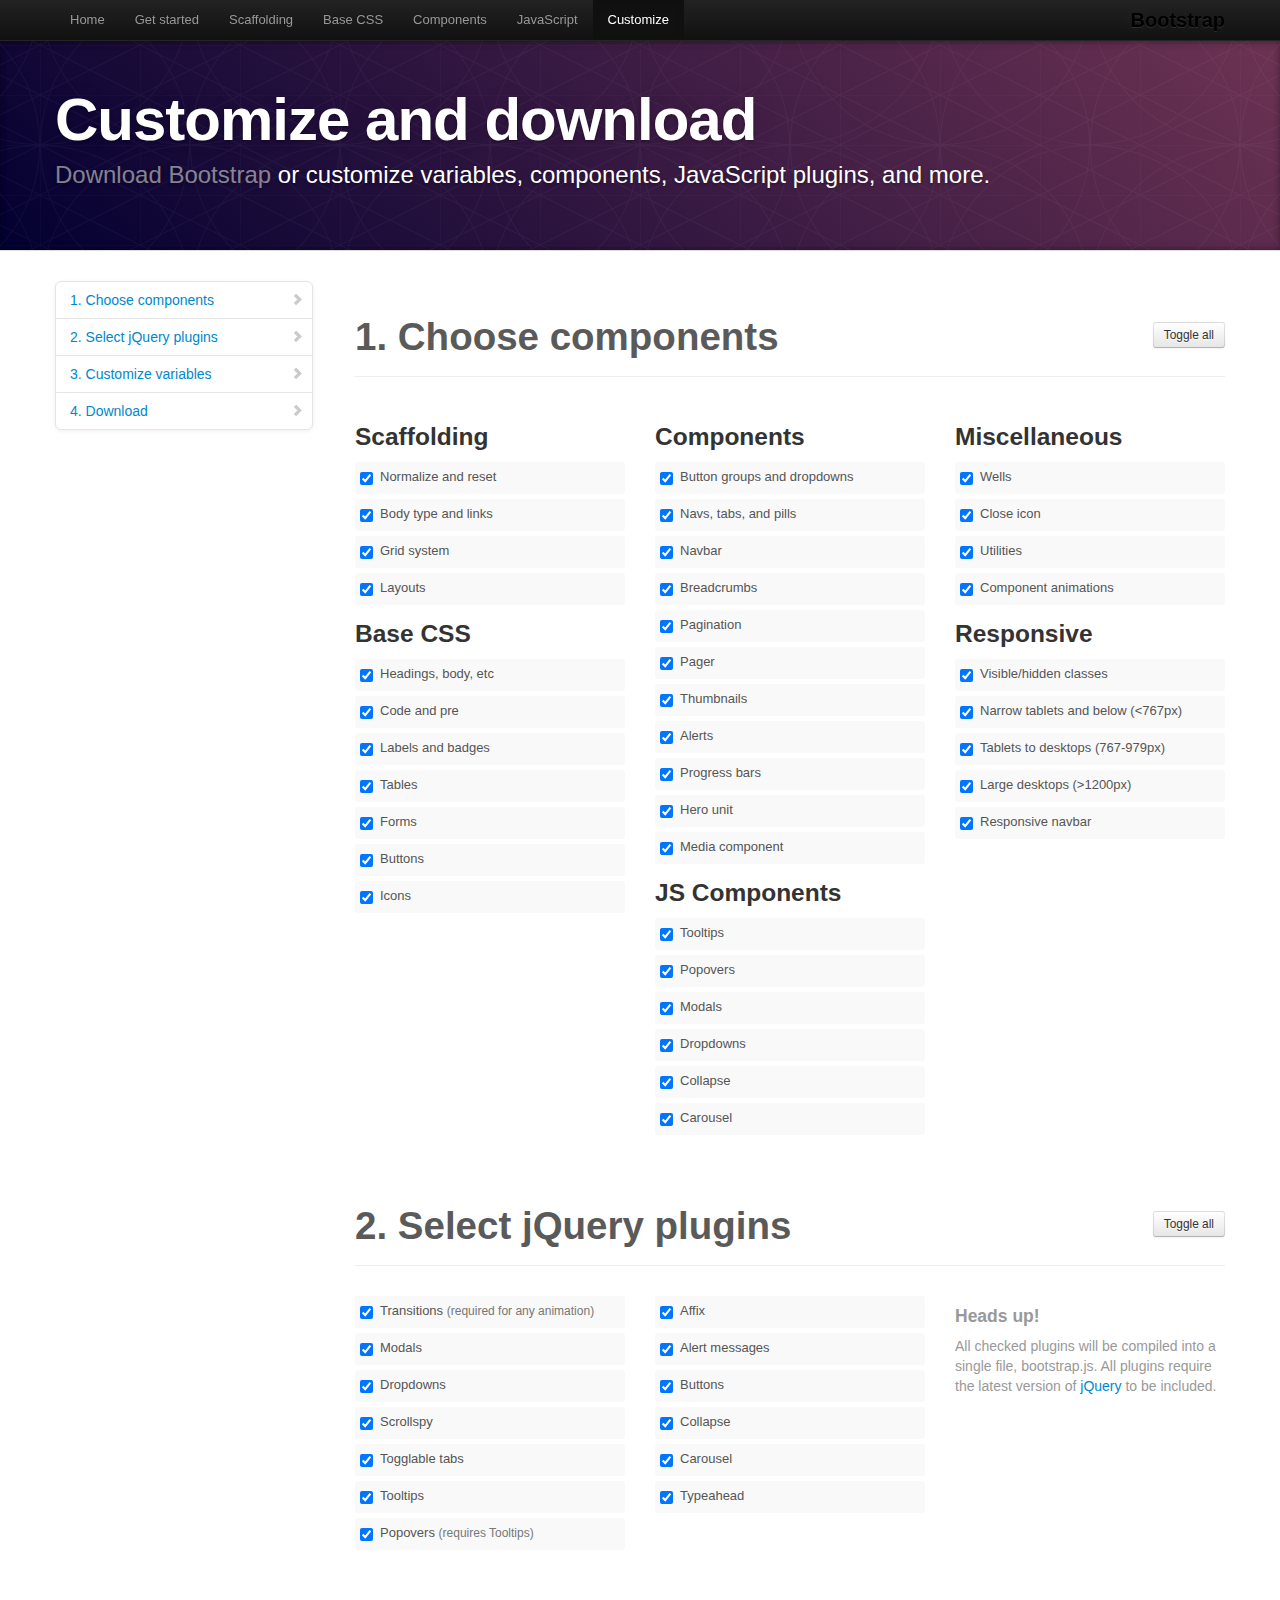
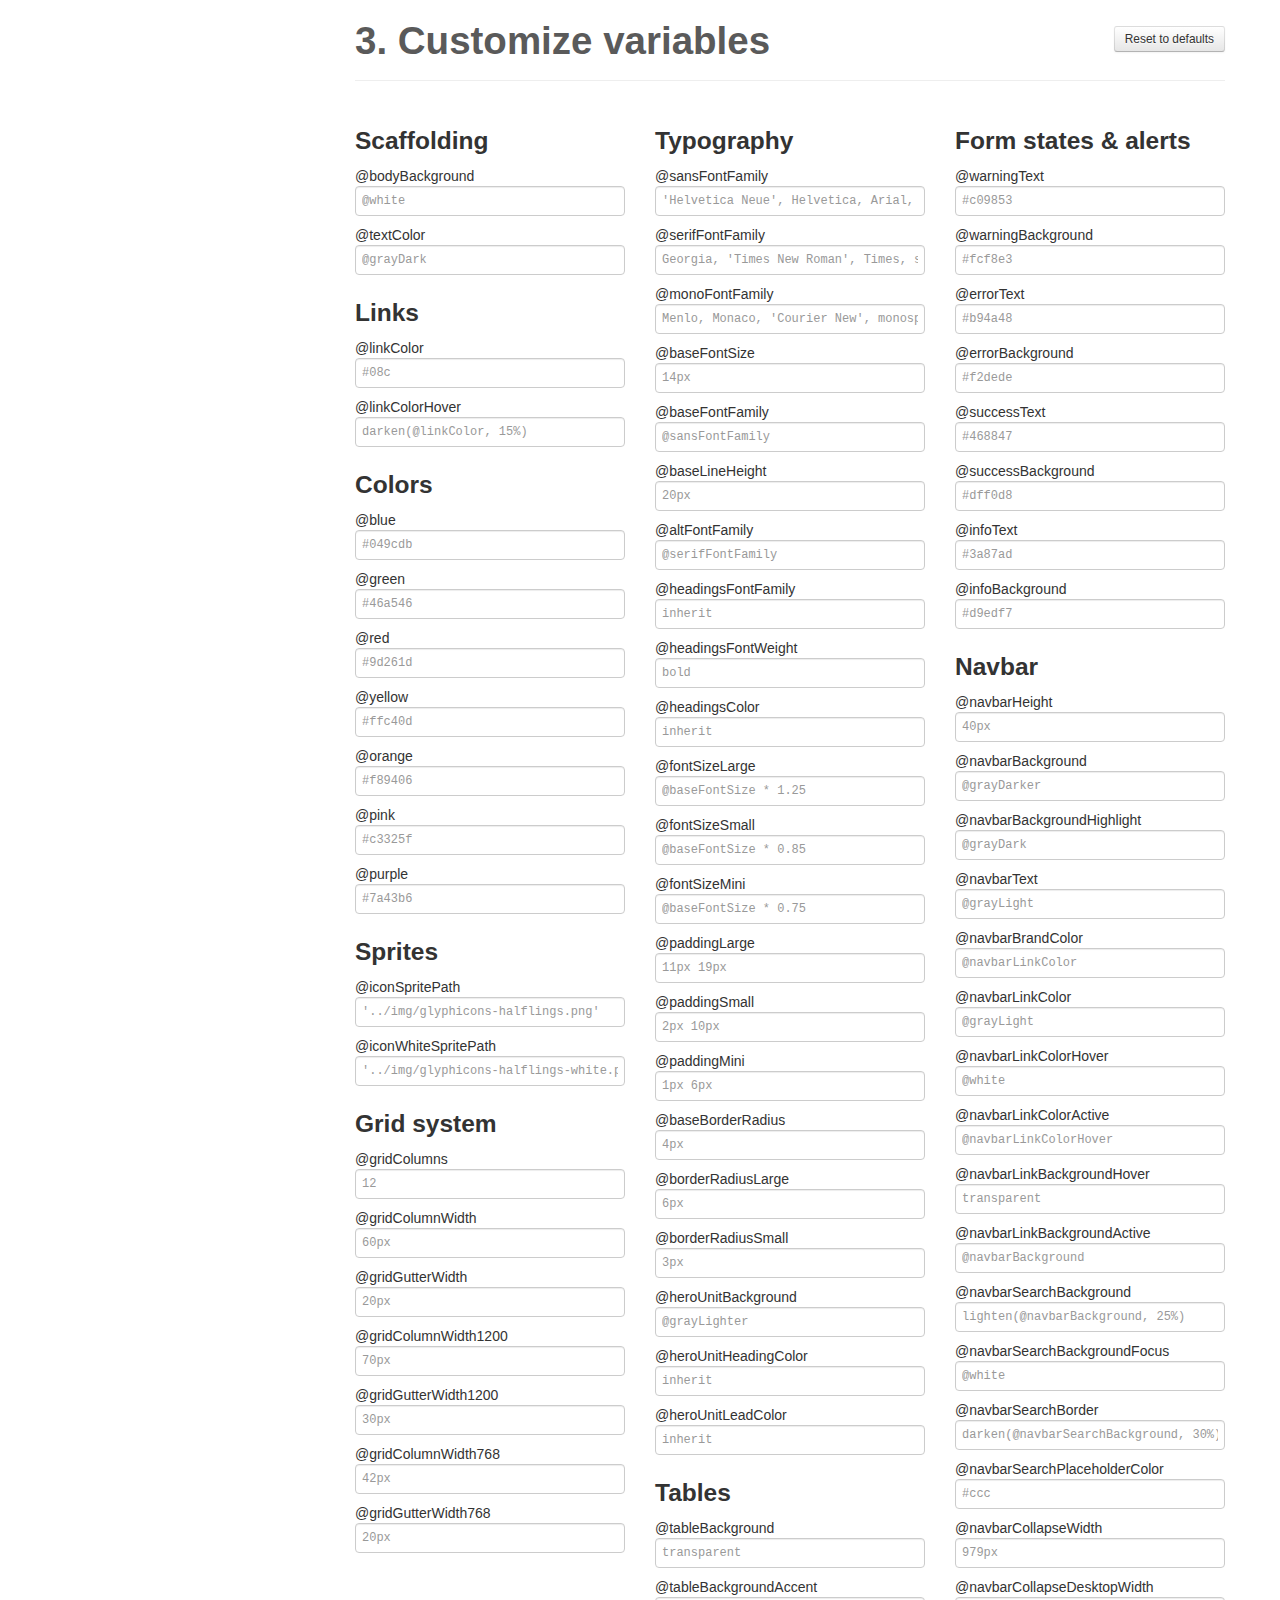
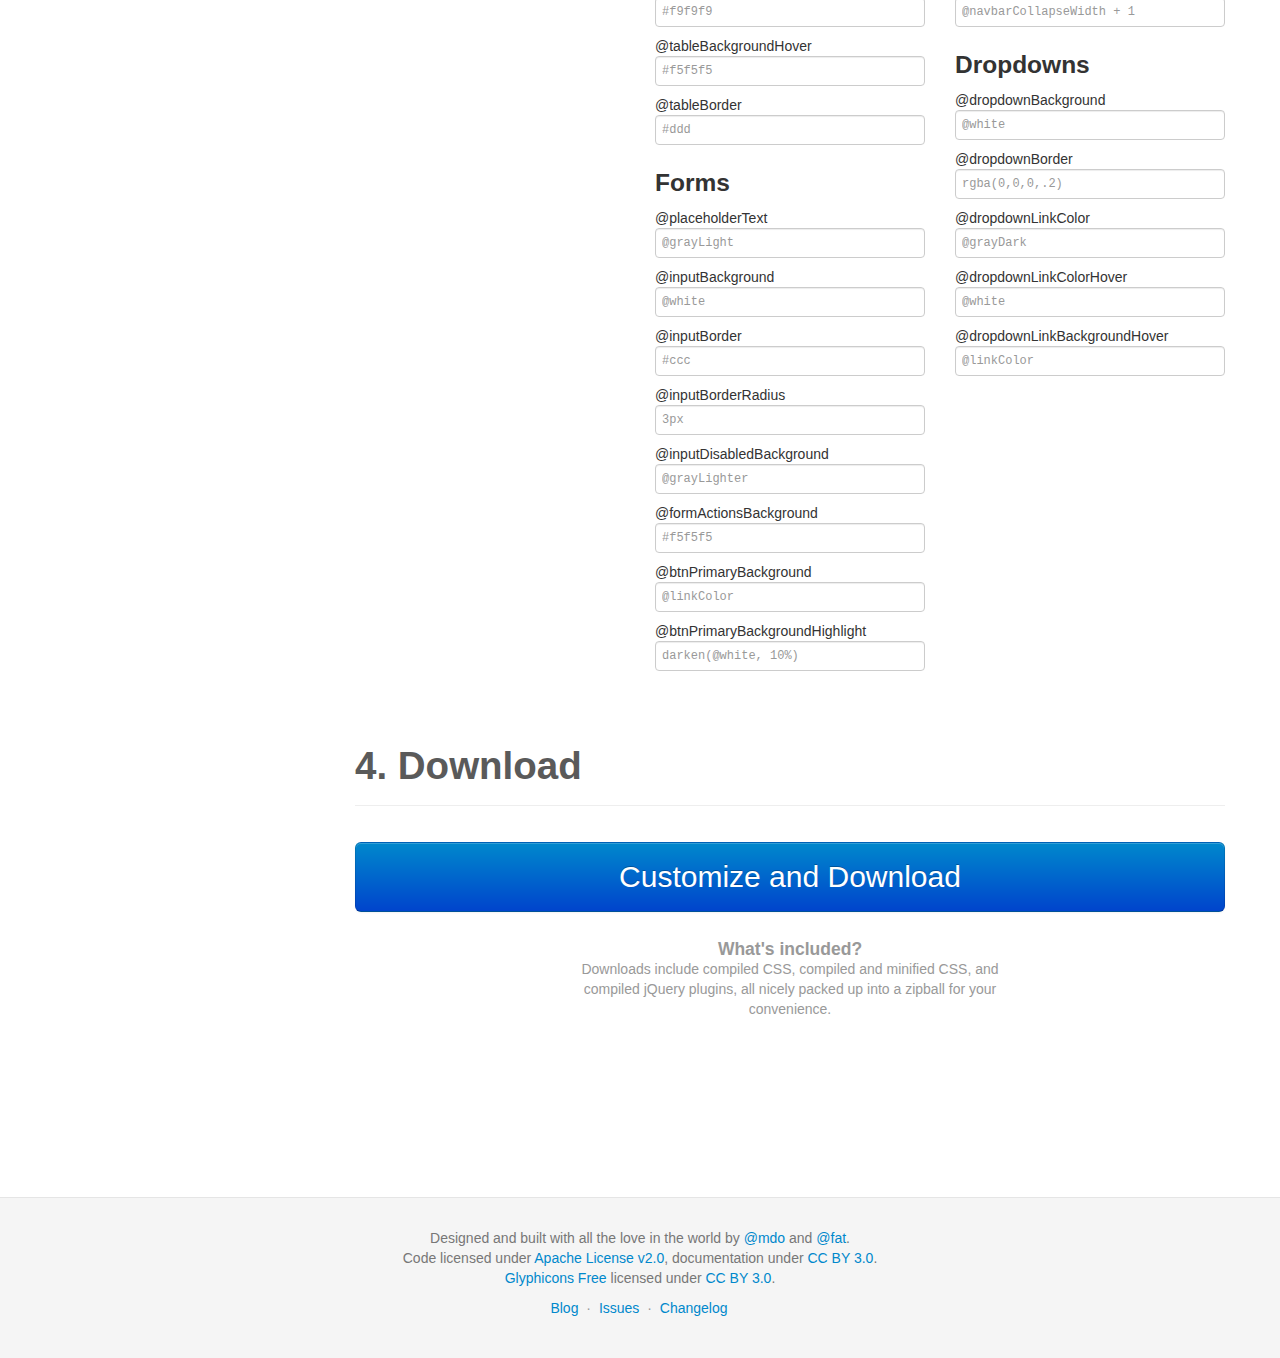
<file: twitter-bootstrap/docs/customize.html>
<!DOCTYPE html>
<html lang="en">
  <head>
    <meta charset="utf-8">
    <title>Customize · Bootstrap</title>
    <meta name="viewport" content="width=device-width, initial-scale=1.0">
    <meta name="description" content="">
    <meta name="author" content="">

    <!-- Le styles -->
    <link href="assets/css/bootstrap.css" rel="stylesheet">
    <link href="assets/css/bootstrap-responsive.css" rel="stylesheet">
    <link href="assets/css/docs.css" rel="stylesheet">
    <link href="assets/js/google-code-prettify/prettify.css" rel="stylesheet">

    <!-- Le HTML5 shim, for IE6-8 support of HTML5 elements -->
    <!--[if lt IE 9]>
      <script src="assets/js/html5shiv.js"></script>
    <![endif]-->

    <!-- Le fav and touch icons -->
    <link rel="apple-touch-icon-precomposed" sizes="144x144" href="assets/ico/apple-touch-icon-144-precomposed.png">
    <link rel="apple-touch-icon-precomposed" sizes="114x114" href="assets/ico/apple-touch-icon-114-precomposed.png">
      <link rel="apple-touch-icon-precomposed" sizes="72x72" href="assets/ico/apple-touch-icon-72-precomposed.png">
                    <link rel="apple-touch-icon-precomposed" href="assets/ico/apple-touch-icon-57-precomposed.png">
                                   <link rel="shortcut icon" href="assets/ico/favicon.png">

    <script type="text/javascript">
      var _gaq = _gaq || [];
      _gaq.push(['_setAccount', 'UA-146052-10']);
      _gaq.push(['_trackPageview']);
      (function() {
        var ga = document.createElement('script'); ga.type = 'text/javascript'; ga.async = true;
        ga.src = ('https:' == document.location.protocol ? 'https://ssl' : 'http://www') + '.google-analytics.com/ga.js';
        var s = document.getElementsByTagName('script')[0]; s.parentNode.insertBefore(ga, s);
      })();
    </script>
  </head>

  <body data-spy="scroll" data-target=".bs-docs-sidebar">

    <!-- Navbar
    ================================================== -->
    <div class="navbar navbar-inverse navbar-fixed-top">
      <div class="navbar-inner">
        <div class="container">
          <button type="button" class="btn btn-navbar" data-toggle="collapse" data-target=".nav-collapse">
            <span class="icon-bar"></span>
            <span class="icon-bar"></span>
            <span class="icon-bar"></span>
          </button>
          <a class="brand" href="./index.html">Bootstrap</a>
          <div class="nav-collapse collapse">
            <ul class="nav">
              <li class="">
                <a href="./index.html">Home</a>
              </li>
              <li class="">
                <a href="./getting-started.html">Get started</a>
              </li>
              <li class="">
                <a href="./scaffolding.html">Scaffolding</a>
              </li>
              <li class="">
                <a href="./base-css.html">Base CSS</a>
              </li>
              <li class="">
                <a href="./components.html">Components</a>
              </li>
              <li class="">
                <a href="./javascript.html">JavaScript</a>
              </li>
              <li class="active">
                <a href="./customize.html">Customize</a>
              </li>
            </ul>
          </div>
        </div>
      </div>
    </div>

<!-- Masthead
================================================== -->
<header class="jumbotron subhead" id="overview">
  <div class="container">
    <h1>Customize and download</h1>
    <p class="lead"><a href="https://github.com/twitter/bootstrap/zipball/master">Download Bootstrap</a> or customize variables, components, JavaScript plugins, and more.</p>
  </div>
</header>


  <div class="container">

    <!-- Docs nav
    ================================================== -->
    <div class="row">
      <div class="span3 bs-docs-sidebar">
        <ul class="nav nav-list bs-docs-sidenav">
          <li><a href="#components"><i class="icon-chevron-right"></i> 1. Choose components</a></li>
          <li><a href="#plugins"><i class="icon-chevron-right"></i> 2. Select jQuery plugins</a></li>
          <li><a href="#variables"><i class="icon-chevron-right"></i> 3. Customize variables</a></li>
          <li><a href="#download"><i class="icon-chevron-right"></i> 4. Download</a></li>
        </ul>
      </div>
      <div class="span9">


        <!-- Customize form
        ================================================== -->
        <form>
          <section class="download" id="components">
            <div class="page-header">
              <a class="btn btn-small pull-right toggle-all" href="#">Toggle all</a>
              <h1>
                1. Choose components
              </h1>
            </div>
            <div class="row download-builder">
              <div class="span3">
                <h3>Scaffolding</h3>
                <label class="checkbox"><input checked="checked" type="checkbox" value="reset.less"> Normalize and reset</label>
                <label class="checkbox"><input checked="checked" type="checkbox" value="scaffolding.less"> Body type and links</label>
                <label class="checkbox"><input checked="checked" type="checkbox" value="grid.less"> Grid system</label>
                <label class="checkbox"><input checked="checked" type="checkbox" value="layouts.less"> Layouts</label>
                <h3>Base CSS</h3>
                <label class="checkbox"><input checked="checked" type="checkbox" value="type.less"> Headings, body, etc</label>
                <label class="checkbox"><input checked="checked" type="checkbox" value="code.less"> Code and pre</label>
                <label class="checkbox"><input checked="checked" type="checkbox" value="labels-badges.less"> Labels and badges</label>
                <label class="checkbox"><input checked="checked" type="checkbox" value="tables.less"> Tables</label>
                <label class="checkbox"><input checked="checked" type="checkbox" value="forms.less"> Forms</label>
                <label class="checkbox"><input checked="checked" type="checkbox" value="buttons.less"> Buttons</label>
                <label class="checkbox"><input checked="checked" type="checkbox" value="sprites.less"> Icons</label>
              </div><!-- /span -->
              <div class="span3">
                <h3>Components</h3>
                <label class="checkbox"><input checked="checked" type="checkbox" value="button-groups.less"> Button groups and dropdowns</label>
                <label class="checkbox"><input checked="checked" type="checkbox" value="navs.less"> Navs, tabs, and pills</label>
                <label class="checkbox"><input checked="checked" type="checkbox" value="navbar.less"> Navbar</label>
                <label class="checkbox"><input checked="checked" type="checkbox" value="breadcrumbs.less"> Breadcrumbs</label>
                <label class="checkbox"><input checked="checked" type="checkbox" value="pagination.less"> Pagination</label>
                <label class="checkbox"><input checked="checked" type="checkbox" value="pager.less"> Pager</label>
                <label class="checkbox"><input checked="checked" type="checkbox" value="thumbnails.less"> Thumbnails</label>
                <label class="checkbox"><input checked="checked" type="checkbox" value="alerts.less"> Alerts</label>
                <label class="checkbox"><input checked="checked" type="checkbox" value="progress-bars.less"> Progress bars</label>
                <label class="checkbox"><input checked="checked" type="checkbox" value="hero-unit.less"> Hero unit</label>
                <label class="checkbox"><input checked="checked" type="checkbox" value="media.less"> Media component</label>
                <h3>JS Components</h3>
                <label class="checkbox"><input checked="checked" type="checkbox" value="tooltip.less"> Tooltips</label>
                <label class="checkbox"><input checked="checked" type="checkbox" value="popovers.less"> Popovers</label>
                <label class="checkbox"><input checked="checked" type="checkbox" value="modals.less"> Modals</label>
                <label class="checkbox"><input checked="checked" type="checkbox" value="dropdowns.less"> Dropdowns</label>
                <label class="checkbox"><input checked="checked" type="checkbox" value="accordion.less"> Collapse</label>
                <label class="checkbox"><input checked="checked" type="checkbox" value="carousel.less"> Carousel</label>
              </div><!-- /span -->
              <div class="span3">
                <h3>Miscellaneous</h3>
                <label class="checkbox"><input checked="checked" type="checkbox" value="wells.less"> Wells</label>
                <label class="checkbox"><input checked="checked" type="checkbox" value="close.less"> Close icon</label>
                <label class="checkbox"><input checked="checked" type="checkbox" value="utilities.less"> Utilities</label>
                <label class="checkbox"><input checked="checked" type="checkbox" value="component-animations.less"> Component animations</label>
                <h3>Responsive</h3>
                <label class="checkbox"><input checked="checked" type="checkbox" value="responsive-utilities.less"> Visible/hidden classes</label>
                <label class="checkbox"><input checked="checked" type="checkbox" value="responsive-767px-max.less"> Narrow tablets and below (<767px)</label>
                <label class="checkbox"><input checked="checked" type="checkbox" value="responsive-768px-979px.less"> Tablets to desktops (767-979px)</label>
                <label class="checkbox"><input checked="checked" type="checkbox" value="responsive-1200px-min.less"> Large desktops (>1200px)</label>
                <label class="checkbox"><input checked="checked" type="checkbox" value="responsive-navbar.less"> Responsive navbar</label>
              </div><!-- /span -->
            </div><!-- /row -->
          </section>

          <section class="download" id="plugins">
            <div class="page-header">
              <a class="btn btn-small pull-right toggle-all" href="#">Toggle all</a>
              <h1>
                2. Select jQuery plugins
              </h1>
            </div>
            <div class="row download-builder">
              <div class="span3">
                <label class="checkbox">
                  <input type="checkbox" checked="true" value="bootstrap-transition.js">
                  Transitions <small>(required for any animation)</small>
                </label>
                <label class="checkbox">
                  <input type="checkbox" checked="true" value="bootstrap-modal.js">
                  Modals
                </label>
                <label class="checkbox">
                  <input type="checkbox" checked="true" value="bootstrap-dropdown.js">
                  Dropdowns
                </label>
                <label class="checkbox">
                  <input type="checkbox" checked="true" value="bootstrap-scrollspy.js">
                  Scrollspy
                </label>
                <label class="checkbox">
                  <input type="checkbox" checked="true" value="bootstrap-tab.js">
                  Togglable tabs
                </label>
                <label class="checkbox">
                  <input type="checkbox" checked="true" value="bootstrap-tooltip.js">
                  Tooltips
                </label>
                <label class="checkbox">
                  <input type="checkbox" checked="true" value="bootstrap-popover.js">
                  Popovers <small>(requires Tooltips)</small>
                </label>
              </div><!-- /span -->
              <div class="span3">
                <label class="checkbox">
                  <input type="checkbox" checked="true" value="bootstrap-affix.js">
                  Affix
                </label>
                <label class="checkbox">
                  <input type="checkbox" checked="true" value="bootstrap-alert.js">
                  Alert messages
                </label>
                <label class="checkbox">
                  <input type="checkbox" checked="true" value="bootstrap-button.js">
                  Buttons
                </label>
                <label class="checkbox">
                  <input type="checkbox" checked="true" value="bootstrap-collapse.js">
                  Collapse
                </label>
                <label class="checkbox">
                  <input type="checkbox" checked="true" value="bootstrap-carousel.js">
                  Carousel
                </label>
                <label class="checkbox">
                  <input type="checkbox" checked="true" value="bootstrap-typeahead.js">
                  Typeahead
                </label>
              </div><!-- /span -->
              <div class="span3">
                <h4 class="muted">Heads up!</h4>
                <p class="muted">All checked plugins will be compiled into a single file, bootstrap.js. All plugins require the latest version of <a href="http://jquery.com/" target="_blank">jQuery</a> to be included.</p>
              </div><!-- /span -->
            </div><!-- /row -->
          </section>


          <section class="download" id="variables">
            <div class="page-header">
              <a class="btn btn-small pull-right toggle-all" href="#">Reset to defaults</a>
              <h1>
                3. Customize variables
              </h1>
            </div>
            <div class="row download-builder">
              <div class="span3">
                <h3>Scaffolding</h3>
                <label>@bodyBackground</label>
                <input type="text" class="span3" placeholder="@white">
                <label>@textColor</label>
                <input type="text" class="span3" placeholder="@grayDark">

                <h3>Links</h3>
                <label>@linkColor</label>
                <input type="text" class="span3" placeholder="#08c">
                <label>@linkColorHover</label>
                <input type="text" class="span3" placeholder="darken(@linkColor, 15%)">
                <h3>Colors</h3>
                <label>@blue</label>
                <input type="text" class="span3" placeholder="#049cdb">
                <label>@green</label>
                <input type="text" class="span3" placeholder="#46a546">
                <label>@red</label>
                <input type="text" class="span3" placeholder="#9d261d">
                <label>@yellow</label>
                <input type="text" class="span3" placeholder="#ffc40d">
                <label>@orange</label>
                <input type="text" class="span3" placeholder="#f89406">
                <label>@pink</label>
                <input type="text" class="span3" placeholder="#c3325f">
                <label>@purple</label>
                <input type="text" class="span3" placeholder="#7a43b6">

                <h3>Sprites</h3>
                <label>@iconSpritePath</label>
                <input type="text" class="span3" placeholder="'../img/glyphicons-halflings.png'">
                <label>@iconWhiteSpritePath</label>
                <input type="text" class="span3" placeholder="'../img/glyphicons-halflings-white.png'">

                <h3>Grid system</h3>
                <label>@gridColumns</label>
                <input type="text" class="span3" placeholder="12">
                <label>@gridColumnWidth</label>
                <input type="text" class="span3" placeholder="60px">
                <label>@gridGutterWidth</label>
                <input type="text" class="span3" placeholder="20px">
                <label>@gridColumnWidth1200</label>
                <input type="text" class="span3" placeholder="70px">
                <label>@gridGutterWidth1200</label>
                <input type="text" class="span3" placeholder="30px">
                <label>@gridColumnWidth768</label>
                <input type="text" class="span3" placeholder="42px">
                <label>@gridGutterWidth768</label>
                <input type="text" class="span3" placeholder="20px">

              </div><!-- /span -->
              <div class="span3">

                <h3>Typography</h3>
                <label>@sansFontFamily</label>
                <input type="text" class="span3" placeholder="'Helvetica Neue', Helvetica, Arial, sans-serif">
                <label>@serifFontFamily</label>
                <input type="text" class="span3" placeholder="Georgia, 'Times New Roman', Times, serif">
                <label>@monoFontFamily</label>
                <input type="text" class="span3" placeholder="Menlo, Monaco, 'Courier New', monospace">

                <label>@baseFontSize</label>
                <input type="text" class="span3" placeholder="14px">
                <label>@baseFontFamily</label>
                <input type="text" class="span3" placeholder="@sansFontFamily">
                <label>@baseLineHeight</label>
                <input type="text" class="span3" placeholder="20px">

                <label>@altFontFamily</label>
                <input type="text" class="span3" placeholder="@serifFontFamily">
                <label>@headingsFontFamily</label>
                <input type="text" class="span3" placeholder="inherit">
                <label>@headingsFontWeight</label>
                <input type="text" class="span3" placeholder="bold">
                <label>@headingsColor</label>
                <input type="text" class="span3" placeholder="inherit">

                <label>@fontSizeLarge</label>
                <input type="text" class="span3" placeholder="@baseFontSize * 1.25">
                <label>@fontSizeSmall</label>
                <input type="text" class="span3" placeholder="@baseFontSize * 0.85">
                <label>@fontSizeMini</label>
                <input type="text" class="span3" placeholder="@baseFontSize * 0.75">

                <label>@paddingLarge</label>
                <input type="text" class="span3" placeholder="11px 19px">
                <label>@paddingSmall</label>
                <input type="text" class="span3" placeholder="2px 10px">
                <label>@paddingMini</label>
                <input type="text" class="span3" placeholder="1px 6px">

                <label>@baseBorderRadius</label>
                <input type="text" class="span3" placeholder="4px">
                <label>@borderRadiusLarge</label>
                <input type="text" class="span3" placeholder="6px">
                <label>@borderRadiusSmall</label>
                <input type="text" class="span3" placeholder="3px">

                <label>@heroUnitBackground</label>
                <input type="text" class="span3" placeholder="@grayLighter">
                <label>@heroUnitHeadingColor</label>
                <input type="text" class="span3" placeholder="inherit">
                <label>@heroUnitLeadColor</label>
                <input type="text" class="span3" placeholder="inherit">

                <h3>Tables</h3>
                <label>@tableBackground</label>
                <input type="text" class="span3" placeholder="transparent">
                <label>@tableBackgroundAccent</label>
                <input type="text" class="span3" placeholder="#f9f9f9">
                <label>@tableBackgroundHover</label>
                <input type="text" class="span3" placeholder="#f5f5f5">
                <label>@tableBorder</label>
                <input type="text" class="span3" placeholder="#ddd">

                <h3>Forms</h3>
                <label>@placeholderText</label>
                <input type="text" class="span3" placeholder="@grayLight">
                <label>@inputBackground</label>
                <input type="text" class="span3" placeholder="@white">
                <label>@inputBorder</label>
                <input type="text" class="span3" placeholder="#ccc">
                <label>@inputBorderRadius</label>
                <input type="text" class="span3" placeholder="3px">
                <label>@inputDisabledBackground</label>
                <input type="text" class="span3" placeholder="@grayLighter">
                <label>@formActionsBackground</label>
                <input type="text" class="span3" placeholder="#f5f5f5">
                <label>@btnPrimaryBackground</label>
                <input type="text" class="span3" placeholder="@linkColor">
                <label>@btnPrimaryBackgroundHighlight</label>
                <input type="text" class="span3" placeholder="darken(@white, 10%)">

              </div><!-- /span -->
              <div class="span3">

                <h3>Form states &amp; alerts</h3>
                <label>@warningText</label>
                <input type="text" class="span3" placeholder="#c09853">
                <label>@warningBackground</label>
                <input type="text" class="span3" placeholder="#fcf8e3">
                <label>@errorText</label>
                <input type="text" class="span3" placeholder="#b94a48">
                <label>@errorBackground</label>
                <input type="text" class="span3" placeholder="#f2dede">
                <label>@successText</label>
                <input type="text" class="span3" placeholder="#468847">
                <label>@successBackground</label>
                <input type="text" class="span3" placeholder="#dff0d8">
                <label>@infoText</label>
                <input type="text" class="span3" placeholder="#3a87ad">
                <label>@infoBackground</label>
                <input type="text" class="span3" placeholder="#d9edf7">

                <h3>Navbar</h3>
                <label>@navbarHeight</label>
                <input type="text" class="span3" placeholder="40px">
                <label>@navbarBackground</label>
                <input type="text" class="span3" placeholder="@grayDarker">
                <label>@navbarBackgroundHighlight</label>
                <input type="text" class="span3" placeholder="@grayDark">
                <label>@navbarText</label>
                <input type="text" class="span3" placeholder="@grayLight">
                <label>@navbarBrandColor</label>
                <input type="text" class="span3" placeholder="@navbarLinkColor">
                <label>@navbarLinkColor</label>
                <input type="text" class="span3" placeholder="@grayLight">
                <label>@navbarLinkColorHover</label>
                <input type="text" class="span3" placeholder="@white">
                <label>@navbarLinkColorActive</label>
                <input type="text" class="span3" placeholder="@navbarLinkColorHover">
                <label>@navbarLinkBackgroundHover</label>
                <input type="text" class="span3" placeholder="transparent">
                <label>@navbarLinkBackgroundActive</label>
                <input type="text" class="span3" placeholder="@navbarBackground">
                <label>@navbarSearchBackground</label>
                <input type="text" class="span3" placeholder="lighten(@navbarBackground, 25%)">
                <label>@navbarSearchBackgroundFocus</label>
                <input type="text" class="span3" placeholder="@white">
                <label>@navbarSearchBorder</label>
                <input type="text" class="span3" placeholder="darken(@navbarSearchBackground, 30%)">
                <label>@navbarSearchPlaceholderColor</label>
                <input type="text" class="span3" placeholder="#ccc">

                <label>@navbarCollapseWidth</label>
                <input type="text" class="span3" placeholder="979px">
                <label>@navbarCollapseDesktopWidth</label>
                <input type="text" class="span3" placeholder="@navbarCollapseWidth + 1">

                <h3>Dropdowns</h3>
                <label>@dropdownBackground</label>
                <input type="text" class="span3" placeholder="@white">
                <label>@dropdownBorder</label>
                <input type="text" class="span3" placeholder="rgba(0,0,0,.2)">
                <label>@dropdownLinkColor</label>
                <input type="text" class="span3" placeholder="@grayDark">
                <label>@dropdownLinkColorHover</label>
                <input type="text" class="span3" placeholder="@white">
                <label>@dropdownLinkBackgroundHover</label>
                <input type="text" class="span3" placeholder="@linkColor">
              </div><!-- /span -->
            </div><!-- /row -->
          </section>

          <section class="download" id="download">
            <div class="page-header">
              <h1>
                4. Download
              </h1>
            </div>
            <div class="download-btn">
              <a class="btn btn-primary" href="#" onclick="_gaq.push(['_trackEvent', 'Customize', 'Download', 'Customize and Download']);">Customize and Download</a>
              <h4>What's included?</h4>
              <p>Downloads include compiled CSS, compiled and minified CSS, and compiled jQuery plugins, all nicely packed up into a zipball for your convenience.</p>
            </div>
          </section><!-- /download -->
        </form>



      </div>
    </div>

  </div>



    <!-- Footer
    ================================================== -->
    <footer class="footer">
      <div class="container">
        <p>Designed and built with all the love in the world by <a href="http://twitter.com/mdo" target="_blank">@mdo</a> and <a href="http://twitter.com/fat" target="_blank">@fat</a>.</p>
        <p>Code licensed under <a href="http://www.apache.org/licenses/LICENSE-2.0" target="_blank">Apache License v2.0</a>, documentation under <a href="http://creativecommons.org/licenses/by/3.0/">CC BY 3.0</a>.</p>
        <p><a href="http://glyphicons.com">Glyphicons Free</a> licensed under <a href="http://creativecommons.org/licenses/by/3.0/">CC BY 3.0</a>.</p>
        <ul class="footer-links">
          <li><a href="http://blog.getbootstrap.com">Blog</a></li>
          <li class="muted">&middot;</li>
          <li><a href="https://github.com/twitter/bootstrap/issues?state=open">Issues</a></li>
          <li class="muted">&middot;</li>
          <li><a href="https://github.com/twitter/bootstrap/blob/master/CHANGELOG.md">Changelog</a></li>
        </ul>
      </div>
    </footer>



    <!-- Le javascript
    ================================================== -->
    <!-- Placed at the end of the document so the pages load faster -->
    <script type="text/javascript" src="http://platform.twitter.com/widgets.js"></script>
    <script src="assets/js/jquery.js"></script>
    <script src="assets/js/bootstrap-transition.js"></script>
    <script src="assets/js/bootstrap-alert.js"></script>
    <script src="assets/js/bootstrap-modal.js"></script>
    <script src="assets/js/bootstrap-dropdown.js"></script>
    <script src="assets/js/bootstrap-scrollspy.js"></script>
    <script src="assets/js/bootstrap-tab.js"></script>
    <script src="assets/js/bootstrap-tooltip.js"></script>
    <script src="assets/js/bootstrap-popover.js"></script>
    <script src="assets/js/bootstrap-button.js"></script>
    <script src="assets/js/bootstrap-collapse.js"></script>
    <script src="assets/js/bootstrap-carousel.js"></script>
    <script src="assets/js/bootstrap-typeahead.js"></script>
    <script src="assets/js/bootstrap-affix.js"></script>

    <script src="assets/js/holder/holder.js"></script>
    <script src="assets/js/google-code-prettify/prettify.js"></script>

    <script src="assets/js/application.js"></script>


    <!-- Analytics
    ================================================== -->
    <script>
      var _gauges = _gauges || [];
      (function() {
        var t   = document.createElement('script');
        t.type  = 'text/javascript';
        t.async = true;
        t.id    = 'gauges-tracker';
        t.setAttribute('data-site-id', '4f0dc9fef5a1f55508000013');
        t.src = '//secure.gaug.es/track.js';
        var s = document.getElementsByTagName('script')[0];
        s.parentNode.insertBefore(t, s);
      })();
    </script>

  </body>
</html>
</file>
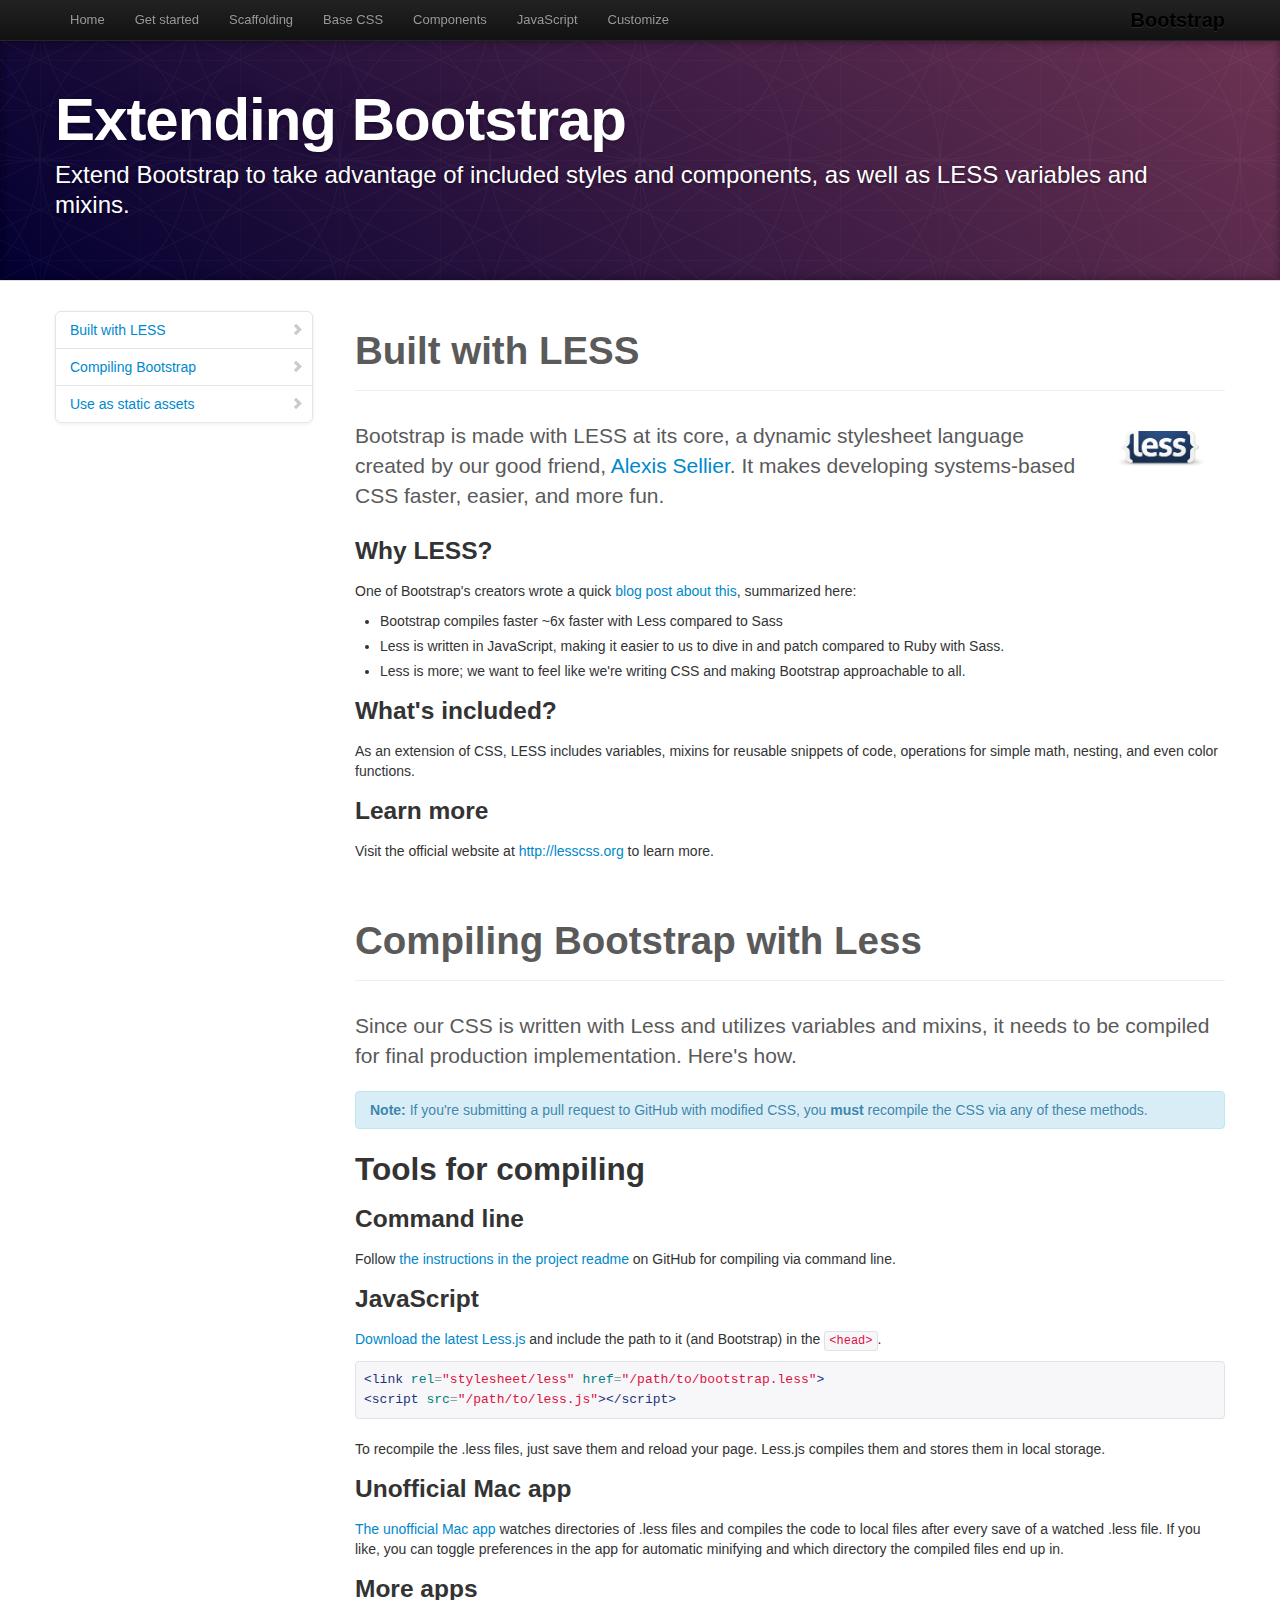
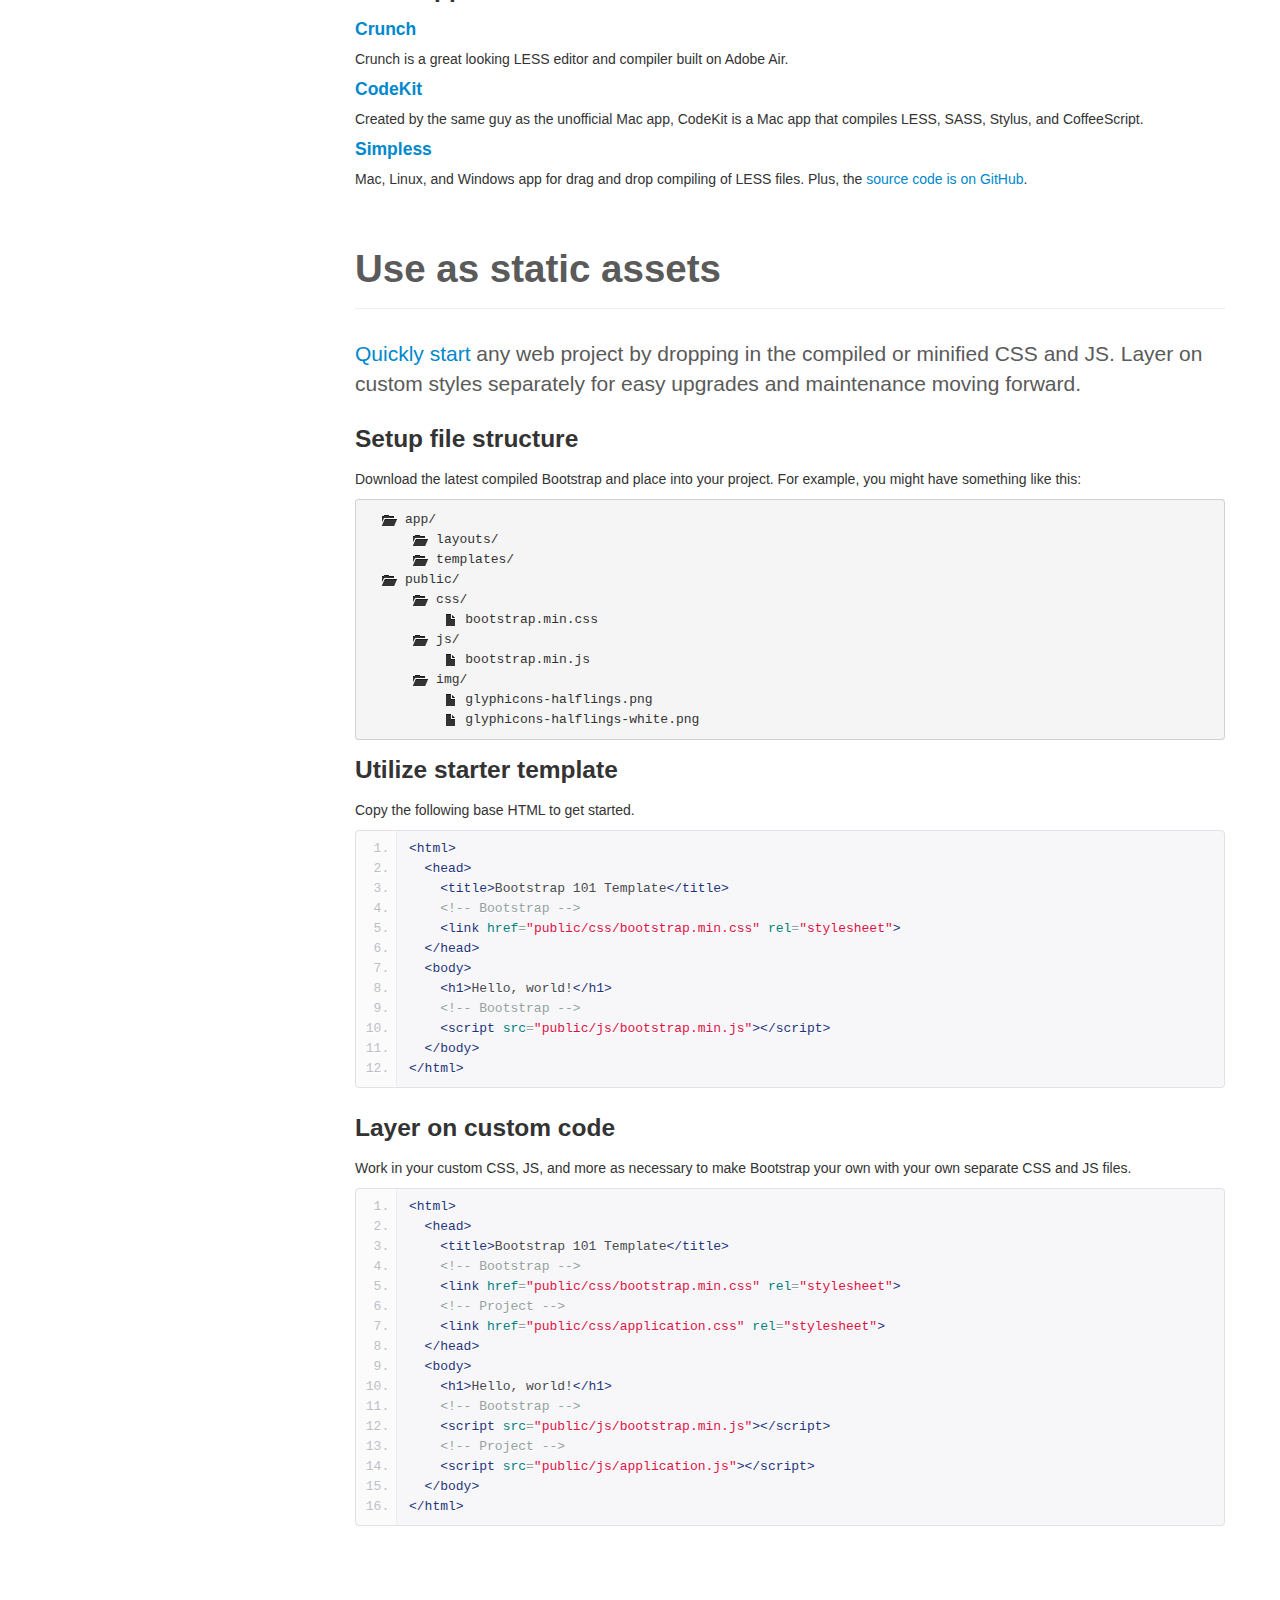
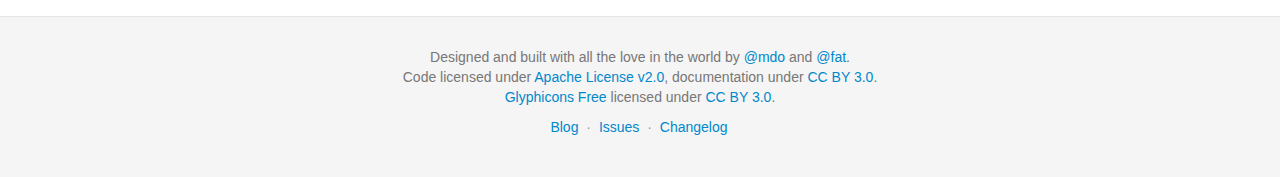
<file: twitter-bootstrap/docs/extend.html>
<!DOCTYPE html>
<html lang="en">
  <head>
    <meta charset="utf-8">
    <title>Extend · Bootstrap</title>
    <meta name="viewport" content="width=device-width, initial-scale=1.0">
    <meta name="description" content="">
    <meta name="author" content="">

    <!-- Le styles -->
    <link href="assets/css/bootstrap.css" rel="stylesheet">
    <link href="assets/css/bootstrap-responsive.css" rel="stylesheet">
    <link href="assets/css/docs.css" rel="stylesheet">
    <link href="assets/js/google-code-prettify/prettify.css" rel="stylesheet">

    <!-- Le HTML5 shim, for IE6-8 support of HTML5 elements -->
    <!--[if lt IE 9]>
      <script src="assets/js/html5shiv.js"></script>
    <![endif]-->

    <!-- Le fav and touch icons -->
    <link rel="apple-touch-icon-precomposed" sizes="144x144" href="assets/ico/apple-touch-icon-144-precomposed.png">
    <link rel="apple-touch-icon-precomposed" sizes="114x114" href="assets/ico/apple-touch-icon-114-precomposed.png">
      <link rel="apple-touch-icon-precomposed" sizes="72x72" href="assets/ico/apple-touch-icon-72-precomposed.png">
                    <link rel="apple-touch-icon-precomposed" href="assets/ico/apple-touch-icon-57-precomposed.png">
                                   <link rel="shortcut icon" href="assets/ico/favicon.png">

    <script type="text/javascript">
      var _gaq = _gaq || [];
      _gaq.push(['_setAccount', 'UA-146052-10']);
      _gaq.push(['_trackPageview']);
      (function() {
        var ga = document.createElement('script'); ga.type = 'text/javascript'; ga.async = true;
        ga.src = ('https:' == document.location.protocol ? 'https://ssl' : 'http://www') + '.google-analytics.com/ga.js';
        var s = document.getElementsByTagName('script')[0]; s.parentNode.insertBefore(ga, s);
      })();
    </script>
  </head>

  <body data-spy="scroll" data-target=".bs-docs-sidebar">

    <!-- Navbar
    ================================================== -->
    <div class="navbar navbar-inverse navbar-fixed-top">
      <div class="navbar-inner">
        <div class="container">
          <button type="button" class="btn btn-navbar" data-toggle="collapse" data-target=".nav-collapse">
            <span class="icon-bar"></span>
            <span class="icon-bar"></span>
            <span class="icon-bar"></span>
          </button>
          <a class="brand" href="./index.html">Bootstrap</a>
          <div class="nav-collapse collapse">
            <ul class="nav">
              <li class="">
                <a href="./index.html">Home</a>
              </li>
              <li class="">
                <a href="./getting-started.html">Get started</a>
              </li>
              <li class="">
                <a href="./scaffolding.html">Scaffolding</a>
              </li>
              <li class="">
                <a href="./base-css.html">Base CSS</a>
              </li>
              <li class="">
                <a href="./components.html">Components</a>
              </li>
              <li class="">
                <a href="./javascript.html">JavaScript</a>
              </li>
              <li class="">
                <a href="./customize.html">Customize</a>
              </li>
            </ul>
          </div>
        </div>
      </div>
    </div>

<!-- Subhead
================================================== -->
<header class="jumbotron subhead" id="overview">
  <div class="container">
    <h1>Extending Bootstrap</h1>
    <p class="lead">Extend Bootstrap to take advantage of included styles and components, as well as LESS variables and mixins.</p>
  <div>
</header>

  <div class="container">

    <!-- Docs nav
    ================================================== -->
    <div class="row">
      <div class="span3 bs-docs-sidebar">
        <ul class="nav nav-list bs-docs-sidenav">
          <li><a href="#built-with-less"><i class="icon-chevron-right"></i> Built with LESS</a></li>
          <li><a href="#compiling"><i class="icon-chevron-right"></i> Compiling Bootstrap</a></li>
          <li><a href="#static-assets"><i class="icon-chevron-right"></i> Use as static assets</a></li>
        </ul>
      </div>
      <div class="span9">



        <!-- BUILT WITH LESS
        ================================================== -->
        <section id="built-with-less">
          <div class="page-header">
            <h1>Built with LESS</h1>
          </div>

          <img style="float: right; height: 36px; margin: 10px 20px 20px" src="assets/img/less-logo-large.png" alt="LESS CSS">
          <p class="lead">Bootstrap is made with LESS at its core, a dynamic stylesheet language created by our good friend, <a href="http://cloudhead.io">Alexis Sellier</a>. It makes developing systems-based CSS faster, easier, and more fun.</p>

          <h3>Why LESS?</h3>
          <p>One of Bootstrap's creators wrote a quick <a href="http://www.wordsbyf.at/2012/03/08/why-less/">blog post about this</a>, summarized here:</p>
          <ul>
            <li>Bootstrap compiles faster ~6x faster with Less compared to Sass</li>
            <li>Less is written in JavaScript, making it easier to us to dive in and patch compared to Ruby with Sass.</li>
            <li>Less is more; we want to feel like we're writing CSS and making Bootstrap approachable to all.</li>
          </ul>

          <h3>What's included?</h3>
          <p>As an extension of CSS, LESS includes variables, mixins for reusable snippets of code, operations for simple math, nesting, and even color functions.</p>

          <h3>Learn more</h3>
          <p>Visit the official website at <a href="http://lesscss.org">http://lesscss.org</a> to learn more.</p>
        </section>



        <!-- COMPILING LESS AND BOOTSTRAP
        ================================================== -->
        <section id="compiling">
          <div class="page-header">
            <h1>Compiling Bootstrap with Less</h1>
          </div>

          <p class="lead">Since our CSS is written with Less and utilizes variables and mixins, it needs to be compiled for final production implementation. Here's how.</p>

          <div class="alert alert-info">
            <strong>Note:</strong> If you're submitting a pull request to GitHub with modified CSS, you <strong>must</strong> recompile the CSS via any of these methods.
          </div>

          <h2>Tools for compiling</h2>

          <h3>Command line</h3>
          <p>Follow <a href="https://github.com/twitter/bootstrap#developers">the instructions in the project readme</a> on GitHub for compiling via command line.</p>

          <h3>JavaScript</h3>
          <p><a href="http://lesscss.org/">Download the latest Less.js</a> and include the path to it (and Bootstrap) in the <code>&lt;head&gt;</code>.</p>
<pre class="prettyprint">
&lt;link rel="stylesheet/less" href="/path/to/bootstrap.less"&gt;
&lt;script src="/path/to/less.js"&gt;&lt;/script&gt;
</pre>
          <p>To recompile the .less files, just save them and reload your page. Less.js compiles them and stores them in local storage.</p>

          <h3>Unofficial Mac app</h3>
          <p><a href="http://incident57.com/less/">The unofficial Mac app</a> watches directories of .less files and compiles the code to local files after every save of a watched .less file. If you like, you can toggle preferences in the app for automatic minifying and which directory the compiled files end up in.</p>

          <h3>More apps</h3>
          <h4><a href="http://crunchapp.net/" target="_blank">Crunch</a></h4>
          <p>Crunch is a great looking LESS editor and compiler built on Adobe Air.</p>
          <h4><a href="http://incident57.com/codekit/" target="_blank">CodeKit</a></h4>
          <p>Created by the same guy as the unofficial Mac app, CodeKit is a Mac app that compiles LESS, SASS, Stylus, and CoffeeScript.</p>
          <h4><a href="http://wearekiss.com/simpless" target="_blank">Simpless</a></h4>
          <p>Mac, Linux, and Windows app for drag and drop compiling of LESS files. Plus, the <a href="https://github.com/Paratron/SimpLESS" target="_blank">source code is on GitHub</a>.</p>

        </section>



        <!-- Static assets
        ================================================== -->
        <section id="static-assets">
          <div class="page-header">
            <h1>Use as static assets</h1>
          </div>
          <p class="lead"><a href="./getting-started.html">Quickly start</a> any web project by dropping in the compiled or minified CSS and JS. Layer on custom styles separately for easy upgrades and maintenance moving forward.</p>

          <h3>Setup file structure</h3>
          <p>Download the latest compiled Bootstrap and place into your project. For example, you might have something like this:</p>
<pre>
  <span class="icon-folder-open"></span> app/
      <span class="icon-folder-open"></span> layouts/
      <span class="icon-folder-open"></span> templates/
  <span class="icon-folder-open"></span> public/
      <span class="icon-folder-open"></span> css/
          <span class="icon-file"></span> bootstrap.min.css
      <span class="icon-folder-open"></span> js/
          <span class="icon-file"></span> bootstrap.min.js
      <span class="icon-folder-open"></span> img/
          <span class="icon-file"></span> glyphicons-halflings.png
          <span class="icon-file"></span> glyphicons-halflings-white.png
</pre>

          <h3>Utilize starter template</h3>
          <p>Copy the following base HTML to get started.</p>
<pre class="prettyprint linenums">
&lt;html&gt;
  &lt;head&gt;
    &lt;title&gt;Bootstrap 101 Template&lt;/title&gt;
    &lt;!-- Bootstrap --&gt;
    &lt;link href="public/css/bootstrap.min.css" rel="stylesheet"&gt;
  &lt;/head&gt;
  &lt;body&gt;
    &lt;h1&gt;Hello, world!&lt;/h1&gt;
    &lt;!-- Bootstrap --&gt;
    &lt;script src="public/js/bootstrap.min.js"&gt;&lt;/script&gt;
  &lt;/body&gt;
&lt;/html&gt;
</pre>

          <h3>Layer on custom code</h3>
          <p>Work in your custom CSS, JS, and more as necessary to make Bootstrap your own with your own separate CSS and JS files.</p>
<pre class="prettyprint linenums">
&lt;html&gt;
  &lt;head&gt;
    &lt;title&gt;Bootstrap 101 Template&lt;/title&gt;
    &lt;!-- Bootstrap --&gt;
    &lt;link href="public/css/bootstrap.min.css" rel="stylesheet"&gt;
    &lt;!-- Project --&gt;
    &lt;link href="public/css/application.css" rel="stylesheet"&gt;
  &lt;/head&gt;
  &lt;body&gt;
    &lt;h1&gt;Hello, world!&lt;/h1&gt;
    &lt;!-- Bootstrap --&gt;
    &lt;script src="public/js/bootstrap.min.js"&gt;&lt;/script&gt;
    &lt;!-- Project --&gt;
    &lt;script src="public/js/application.js"&gt;&lt;/script&gt;
  &lt;/body&gt;
&lt;/html&gt;
</pre>

        </section>

      </div>
    </div>

  </div>



    <!-- Footer
    ================================================== -->
    <footer class="footer">
      <div class="container">
        <p>Designed and built with all the love in the world by <a href="http://twitter.com/mdo" target="_blank">@mdo</a> and <a href="http://twitter.com/fat" target="_blank">@fat</a>.</p>
        <p>Code licensed under <a href="http://www.apache.org/licenses/LICENSE-2.0" target="_blank">Apache License v2.0</a>, documentation under <a href="http://creativecommons.org/licenses/by/3.0/">CC BY 3.0</a>.</p>
        <p><a href="http://glyphicons.com">Glyphicons Free</a> licensed under <a href="http://creativecommons.org/licenses/by/3.0/">CC BY 3.0</a>.</p>
        <ul class="footer-links">
          <li><a href="http://blog.getbootstrap.com">Blog</a></li>
          <li class="muted">&middot;</li>
          <li><a href="https://github.com/twitter/bootstrap/issues?state=open">Issues</a></li>
          <li class="muted">&middot;</li>
          <li><a href="https://github.com/twitter/bootstrap/blob/master/CHANGELOG.md">Changelog</a></li>
        </ul>
      </div>
    </footer>



    <!-- Le javascript
    ================================================== -->
    <!-- Placed at the end of the document so the pages load faster -->
    <script type="text/javascript" src="http://platform.twitter.com/widgets.js"></script>
    <script src="assets/js/jquery.js"></script>
    <script src="assets/js/bootstrap-transition.js"></script>
    <script src="assets/js/bootstrap-alert.js"></script>
    <script src="assets/js/bootstrap-modal.js"></script>
    <script src="assets/js/bootstrap-dropdown.js"></script>
    <script src="assets/js/bootstrap-scrollspy.js"></script>
    <script src="assets/js/bootstrap-tab.js"></script>
    <script src="assets/js/bootstrap-tooltip.js"></script>
    <script src="assets/js/bootstrap-popover.js"></script>
    <script src="assets/js/bootstrap-button.js"></script>
    <script src="assets/js/bootstrap-collapse.js"></script>
    <script src="assets/js/bootstrap-carousel.js"></script>
    <script src="assets/js/bootstrap-typeahead.js"></script>
    <script src="assets/js/bootstrap-affix.js"></script>

    <script src="assets/js/holder/holder.js"></script>
    <script src="assets/js/google-code-prettify/prettify.js"></script>

    <script src="assets/js/application.js"></script>


    <!-- Analytics
    ================================================== -->
    <script>
      var _gauges = _gauges || [];
      (function() {
        var t   = document.createElement('script');
        t.type  = 'text/javascript';
        t.async = true;
        t.id    = 'gauges-tracker';
        t.setAttribute('data-site-id', '4f0dc9fef5a1f55508000013');
        t.src = '//secure.gaug.es/track.js';
        var s = document.getElementsByTagName('script')[0];
        s.parentNode.insertBefore(t, s);
      })();
    </script>

  </body>
</html>
</file>
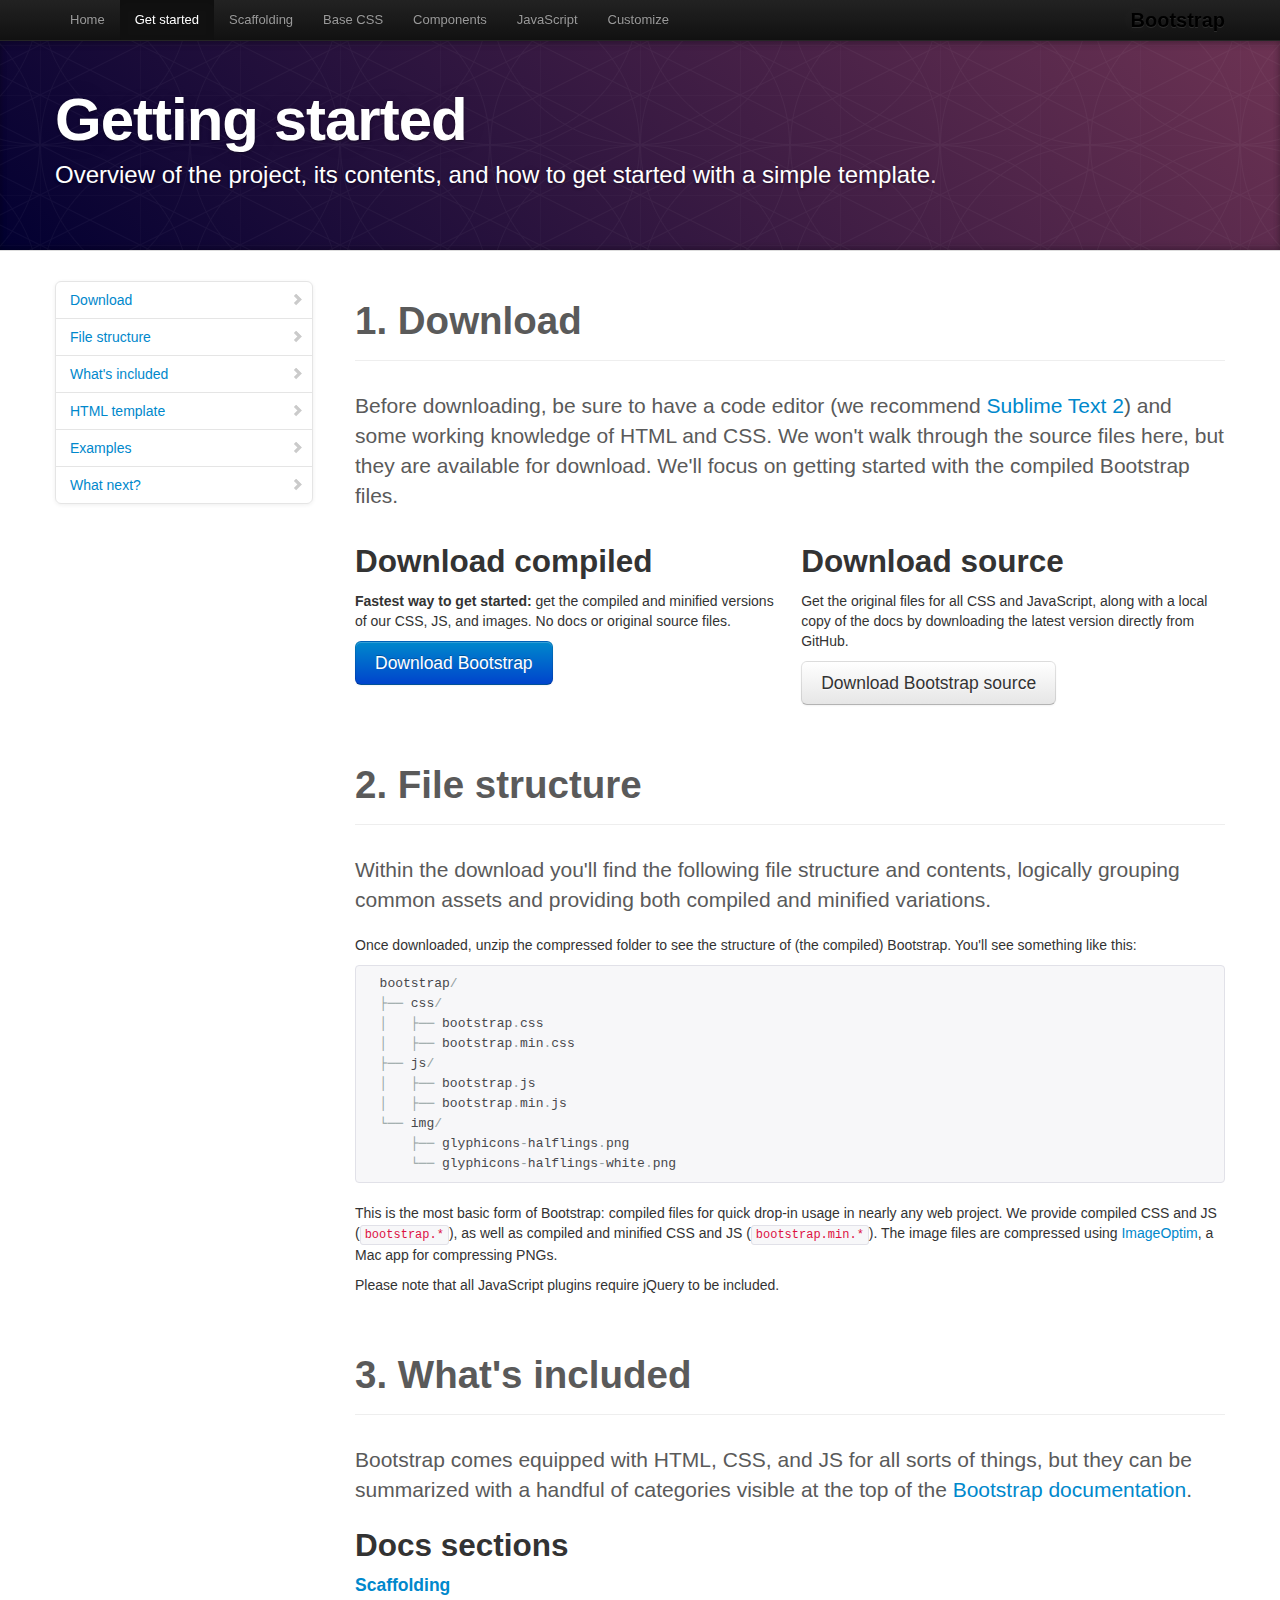
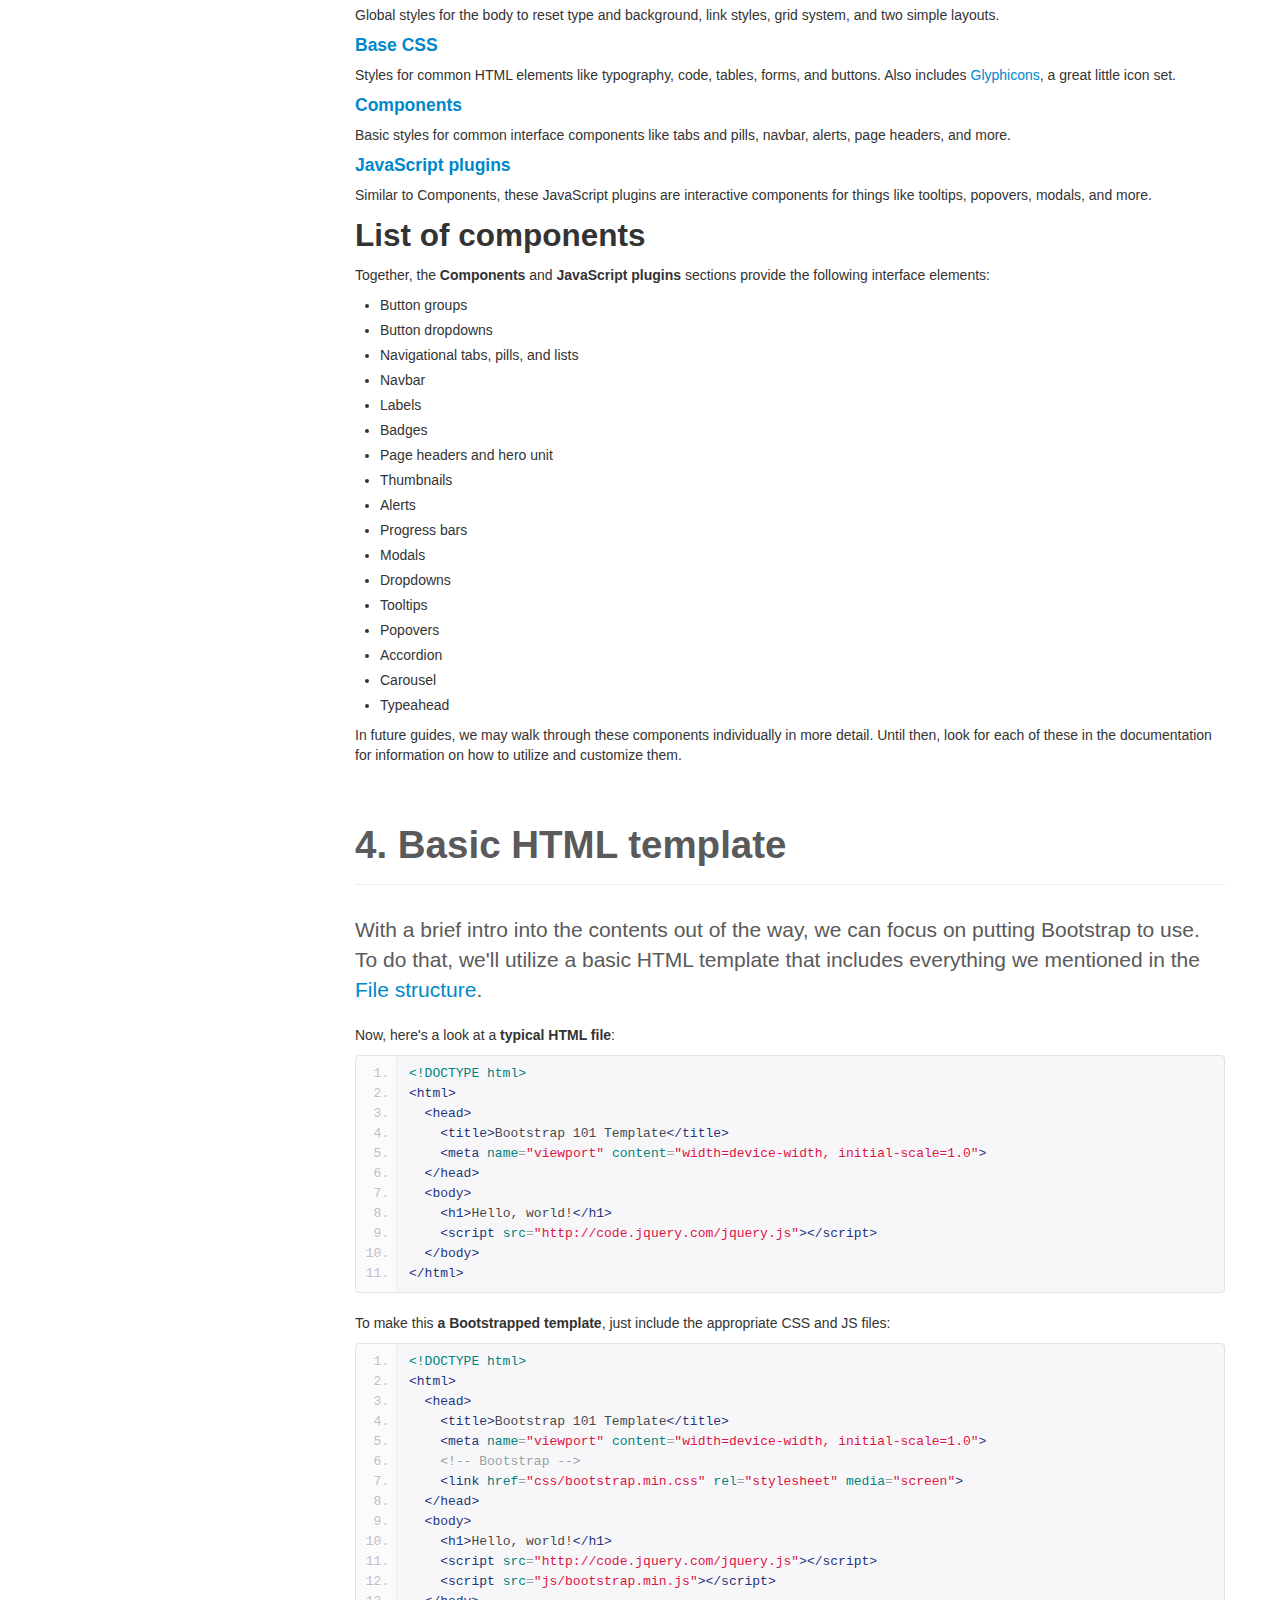
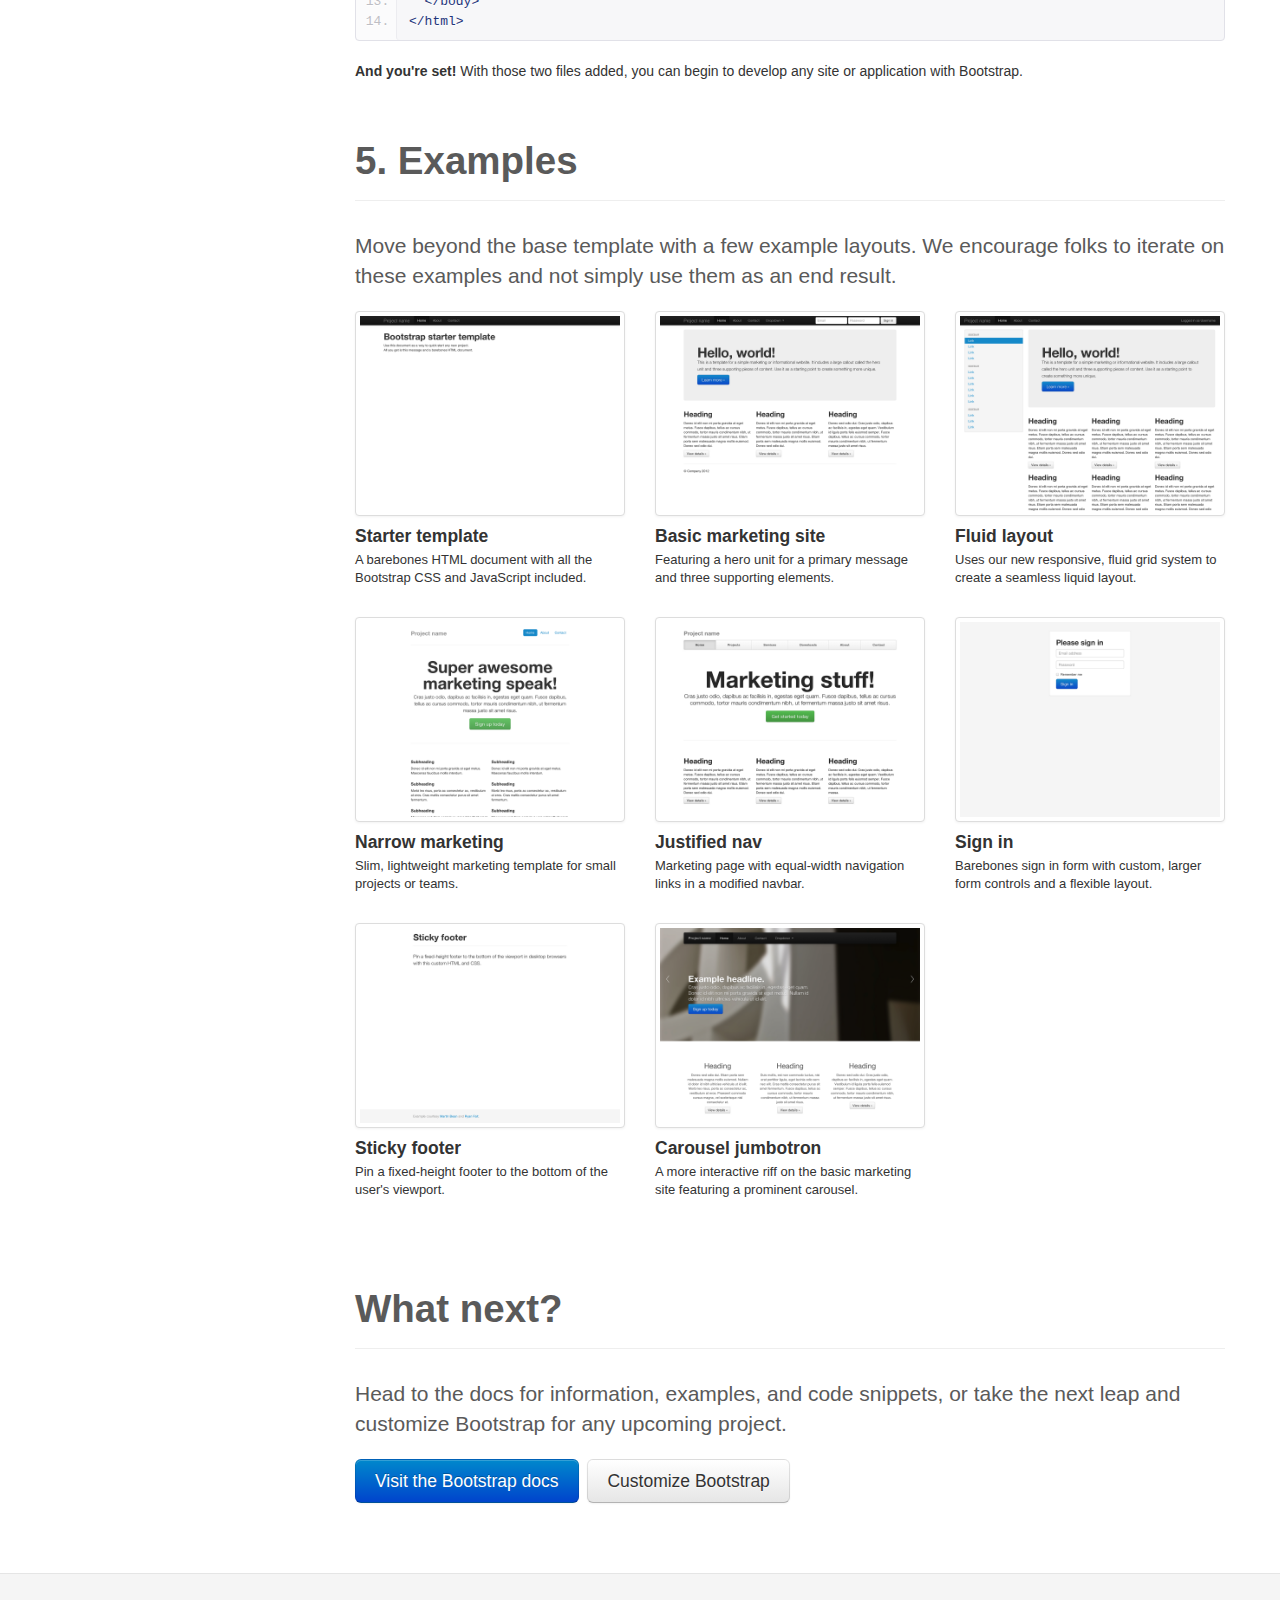
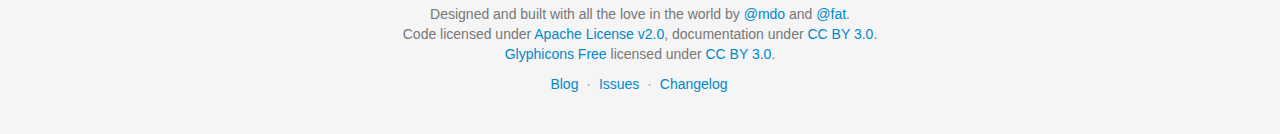
<file: twitter-bootstrap/docs/getting-started.html>
<!DOCTYPE html>
<html lang="en">
  <head>
    <meta charset="utf-8">
    <title>Getting · Bootstrap</title>
    <meta name="viewport" content="width=device-width, initial-scale=1.0">
    <meta name="description" content="">
    <meta name="author" content="">

    <!-- Le styles -->
    <link href="assets/css/bootstrap.css" rel="stylesheet">
    <link href="assets/css/bootstrap-responsive.css" rel="stylesheet">
    <link href="assets/css/docs.css" rel="stylesheet">
    <link href="assets/js/google-code-prettify/prettify.css" rel="stylesheet">

    <!-- Le HTML5 shim, for IE6-8 support of HTML5 elements -->
    <!--[if lt IE 9]>
      <script src="assets/js/html5shiv.js"></script>
    <![endif]-->

    <!-- Le fav and touch icons -->
    <link rel="apple-touch-icon-precomposed" sizes="144x144" href="assets/ico/apple-touch-icon-144-precomposed.png">
    <link rel="apple-touch-icon-precomposed" sizes="114x114" href="assets/ico/apple-touch-icon-114-precomposed.png">
      <link rel="apple-touch-icon-precomposed" sizes="72x72" href="assets/ico/apple-touch-icon-72-precomposed.png">
                    <link rel="apple-touch-icon-precomposed" href="assets/ico/apple-touch-icon-57-precomposed.png">
                                   <link rel="shortcut icon" href="assets/ico/favicon.png">

    <script type="text/javascript">
      var _gaq = _gaq || [];
      _gaq.push(['_setAccount', 'UA-146052-10']);
      _gaq.push(['_trackPageview']);
      (function() {
        var ga = document.createElement('script'); ga.type = 'text/javascript'; ga.async = true;
        ga.src = ('https:' == document.location.protocol ? 'https://ssl' : 'http://www') + '.google-analytics.com/ga.js';
        var s = document.getElementsByTagName('script')[0]; s.parentNode.insertBefore(ga, s);
      })();
    </script>
  </head>

  <body data-spy="scroll" data-target=".bs-docs-sidebar">

    <!-- Navbar
    ================================================== -->
    <div class="navbar navbar-inverse navbar-fixed-top">
      <div class="navbar-inner">
        <div class="container">
          <button type="button" class="btn btn-navbar" data-toggle="collapse" data-target=".nav-collapse">
            <span class="icon-bar"></span>
            <span class="icon-bar"></span>
            <span class="icon-bar"></span>
          </button>
          <a class="brand" href="./index.html">Bootstrap</a>
          <div class="nav-collapse collapse">
            <ul class="nav">
              <li class="">
                <a href="./index.html">Home</a>
              </li>
              <li class="active">
                <a href="./getting-started.html">Get started</a>
              </li>
              <li class="">
                <a href="./scaffolding.html">Scaffolding</a>
              </li>
              <li class="">
                <a href="./base-css.html">Base CSS</a>
              </li>
              <li class="">
                <a href="./components.html">Components</a>
              </li>
              <li class="">
                <a href="./javascript.html">JavaScript</a>
              </li>
              <li class="">
                <a href="./customize.html">Customize</a>
              </li>
            </ul>
          </div>
        </div>
      </div>
    </div>

<!-- Subhead
================================================== -->
<header class="jumbotron subhead" id="overview">
  <div class="container">
    <h1>Getting started</h1>
    <p class="lead">Overview of the project, its contents, and how to get started with a simple template.</p>
  </div>
</header>


  <div class="container">

    <!-- Docs nav
    ================================================== -->
    <div class="row">
      <div class="span3 bs-docs-sidebar">
        <ul class="nav nav-list bs-docs-sidenav">
          <li><a href="#download-bootstrap"><i class="icon-chevron-right"></i> Download</a></li>
          <li><a href="#file-structure"><i class="icon-chevron-right"></i> File structure</a></li>
          <li><a href="#contents"><i class="icon-chevron-right"></i> What's included</a></li>
          <li><a href="#html-template"><i class="icon-chevron-right"></i> HTML template</a></li>
          <li><a href="#examples"><i class="icon-chevron-right"></i> Examples</a></li>
          <li><a href="#what-next"><i class="icon-chevron-right"></i> What next?</a></li>
        </ul>
      </div>
      <div class="span9">



        <!-- Download
        ================================================== -->
        <section id="download-bootstrap">
          <div class="page-header">
            <h1>1. Download</h1>
          </div>
          <p class="lead">Before downloading, be sure to have a code editor (we recommend <a href="http://sublimetext.com/2">Sublime Text 2</a>) and some working knowledge of HTML and CSS. We won't walk through the source files here, but they are available for download. We'll focus on getting started with the compiled Bootstrap files.</p>

          <div class="row-fluid">
            <div class="span6">
              <h2>Download compiled</h2>
              <p><strong>Fastest way to get started:</strong> get the compiled and minified versions of our CSS, JS, and images. No docs or original source files.</p>
              <p><a class="btn btn-large btn-primary" href="assets/bootstrap.zip" onclick="_gaq.push(['_trackEvent', 'Getting started', 'Download', 'Download compiled']);">Download Bootstrap</a></p>
            </div>
            <div class="span6">
              <h2>Download source</h2>
              <p>Get the original files for all CSS and JavaScript, along with a local copy of the docs by downloading the latest version directly from GitHub.</p>
              <p><a class="btn btn-large" href="https://github.com/twitter/bootstrap/zipball/master" onclick="_gaq.push(['_trackEvent', 'Getting started', 'Download', 'Download source']);">Download Bootstrap source</a></p>
            </div>
          </div>
        </section>



        <!-- File structure
        ================================================== -->
        <section id="file-structure">
          <div class="page-header">
            <h1>2. File structure</h1>
          </div>
          <p class="lead">Within the download you'll find the following file structure and contents, logically grouping common assets and providing both compiled and minified variations.</p>
          <p>Once downloaded, unzip the compressed folder to see the structure of (the compiled) Bootstrap. You'll see something like this:</p>
<pre class="prettyprint">
  bootstrap/
  ├── css/
  │   ├── bootstrap.css
  │   ├── bootstrap.min.css
  ├── js/
  │   ├── bootstrap.js
  │   ├── bootstrap.min.js
  └── img/
      ├── glyphicons-halflings.png
      └── glyphicons-halflings-white.png
</pre>
          <p>This is the most basic form of Bootstrap: compiled files for quick drop-in usage in nearly any web project. We provide compiled CSS and JS (<code>bootstrap.*</code>), as well as compiled and minified CSS and JS (<code>bootstrap.min.*</code>). The image files are compressed using <a href="http://imageoptim.com/">ImageOptim</a>, a Mac app for compressing PNGs.</p>
          <p>Please note that all JavaScript plugins require jQuery to be included.</p>
        </section>



        <!-- Contents
        ================================================== -->
        <section id="contents">
          <div class="page-header">
            <h1>3. What's included</h1>
          </div>
          <p class="lead">Bootstrap comes equipped with HTML, CSS, and JS for all sorts of things, but they can be summarized with a handful of categories visible at the top of the <a href="http://getbootstrap.com">Bootstrap documentation</a>.</p>

          <h2>Docs sections</h2>
          <h4><a href="http://twitter.github.com/bootstrap/scaffolding.html">Scaffolding</a></h4>
          <p>Global styles for the body to reset type and background, link styles, grid system, and two simple layouts.</p>
          <h4><a href="http://twitter.github.com/bootstrap/base-css.html">Base CSS</a></h4>
          <p>Styles for common HTML elements like typography, code, tables, forms, and buttons. Also includes <a href="http://glyphicons.com">Glyphicons</a>, a great little icon set.</p>
          <h4><a href="http://twitter.github.com/bootstrap/components.html">Components</a></h4>
          <p>Basic styles for common interface components like tabs and pills, navbar, alerts, page headers, and more.</p>
          <h4><a href="http://twitter.github.com/bootstrap/javascript.html">JavaScript plugins</a></h4>
          <p>Similar to Components, these JavaScript plugins are interactive components for things like tooltips, popovers, modals, and more.</p>

          <h2>List of components</h2>
          <p>Together, the <strong>Components</strong> and <strong>JavaScript plugins</strong> sections provide the following interface elements:</p>
          <ul>
            <li>Button groups</li>
            <li>Button dropdowns</li>
            <li>Navigational tabs, pills, and lists</li>
            <li>Navbar</li>
            <li>Labels</li>
            <li>Badges</li>
            <li>Page headers and hero unit</li>
            <li>Thumbnails</li>
            <li>Alerts</li>
            <li>Progress bars</li>
            <li>Modals</li>
            <li>Dropdowns</li>
            <li>Tooltips</li>
            <li>Popovers</li>
            <li>Accordion</li>
            <li>Carousel</li>
            <li>Typeahead</li>
          </ul>
          <p>In future guides, we may walk through these components individually in more detail. Until then, look for each of these in the documentation for information on how to utilize and customize them.</p>
        </section>



        <!-- HTML template
        ================================================== -->
        <section id="html-template">
          <div class="page-header">
            <h1>4. Basic HTML template</h1>
          </div>
          <p class="lead">With a brief intro into the contents out of the way, we can focus on putting Bootstrap to use. To do that, we'll utilize a basic HTML template that includes everything we mentioned in the <a href="./getting-started.html#file-structure">File structure</a>.</p>
          <p>Now, here's a look at a <strong>typical HTML file</strong>:</p>
<pre class="prettyprint linenums">
&lt;!DOCTYPE html&gt;
&lt;html&gt;
  &lt;head&gt;
    &lt;title&gt;Bootstrap 101 Template&lt;/title&gt;
    &lt;meta name="viewport" content="width=device-width, initial-scale=1.0"&gt;
  &lt;/head&gt;
  &lt;body&gt;
    &lt;h1&gt;Hello, world!&lt;/h1&gt;
    &lt;script src="http://code.jquery.com/jquery.js"&gt;&lt;/script&gt;
  &lt;/body&gt;
&lt;/html&gt;
</pre>
          <p>To make this <strong>a Bootstrapped template</strong>, just include the appropriate CSS and JS files:</p>
<pre class="prettyprint linenums">
&lt;!DOCTYPE html&gt;
&lt;html&gt;
  &lt;head&gt;
    &lt;title&gt;Bootstrap 101 Template&lt;/title&gt;
    &lt;meta name="viewport" content="width=device-width, initial-scale=1.0"&gt;
    &lt;!-- Bootstrap --&gt;
    &lt;link href="css/bootstrap.min.css" rel="stylesheet" media="screen"&gt;
  &lt;/head&gt;
  &lt;body&gt;
    &lt;h1&gt;Hello, world!&lt;/h1&gt;
    &lt;script src="http://code.jquery.com/jquery.js"&gt;&lt;/script&gt;
    &lt;script src="js/bootstrap.min.js"&gt;&lt;/script&gt;
  &lt;/body&gt;
&lt;/html&gt;
</pre>
          <p><strong>And you're set!</strong> With those two files added, you can begin to develop any site or application with Bootstrap.</p>
        </section>



        <!-- Examples
        ================================================== -->
        <section id="examples">
          <div class="page-header">
            <h1>5. Examples</h1>
          </div>
          <p class="lead">Move beyond the base template with a few example layouts. We encourage folks to iterate on these examples and not simply use them as an end result.</p>
          <ul class="thumbnails bootstrap-examples">
            <li class="span3">
              <a class="thumbnail" href="examples/starter-template.html">
                <img src="assets/img/examples/bootstrap-example-starter.png" alt="">
              </a>
              <h4>Starter template</h4>
              <p>A barebones HTML document with all the Bootstrap CSS and JavaScript included.</p>
            </li>
            <li class="span3">
              <a class="thumbnail" href="examples/hero.html">
                <img src="assets/img/examples/bootstrap-example-marketing.png" alt="">
              </a>
              <h4>Basic marketing site</h4>
              <p>Featuring a hero unit for a primary message and three supporting elements.</p>
            </li>
            <li class="span3">
              <a class="thumbnail" href="examples/fluid.html">
                <img src="assets/img/examples/bootstrap-example-fluid.png" alt="">
              </a>
              <h4>Fluid layout</h4>
              <p>Uses our new responsive, fluid grid system to create a seamless liquid layout.</p>
            </li>

            <li class="span3">
              <a class="thumbnail" href="examples/marketing-narrow.html">
                <img src="assets/img/examples/bootstrap-example-marketing-narrow.png" alt="">
              </a>
              <h4>Narrow marketing</h4>
              <p>Slim, lightweight marketing template for small projects or teams.</p>
            </li>
            <li class="span3">
              <a class="thumbnail" href="examples/justified-nav.html">
                <img src="assets/img/examples/bootstrap-example-justified-nav.png" alt="">
              </a>
              <h4>Justified nav</h4>
              <p>Marketing page with equal-width navigation links in a modified navbar.</p>
            </li>
            <li class="span3">
              <a class="thumbnail" href="examples/signin.html">
                <img src="assets/img/examples/bootstrap-example-signin.png" alt="">
              </a>
              <h4>Sign in</h4>
              <p>Barebones sign in form with custom, larger form controls and a flexible layout.</p>
            </li>

            <li class="span3">
              <a class="thumbnail" href="examples/sticky-footer.html">
                <img src="assets/img/examples/bootstrap-example-sticky-footer.png" alt="">
              </a>
              <h4>Sticky footer</h4>
              <p>Pin a fixed-height footer to the bottom of the user's viewport.</p>
            </li>
            <li class="span3">
              <a class="thumbnail" href="examples/carousel.html">
                <img src="assets/img/examples/bootstrap-example-carousel.png" alt="">
              </a>
              <h4>Carousel jumbotron</h4>
              <p>A more interactive riff on the basic marketing site featuring a prominent carousel.</p>
            </li>
          </ul>
        </section>




        <!-- Next
        ================================================== -->
        <section id="what-next">
          <div class="page-header">
            <h1>What next?</h1>
          </div>
          <p class="lead">Head to the docs for information, examples, and code snippets, or take the next leap and customize Bootstrap for any upcoming project.</p>
          <a class="btn btn-large btn-primary" href="./scaffolding.html" onclick="_gaq.push(['_trackEvent', 'Getting started', 'Next steps', 'Visit docs']);">Visit the Bootstrap docs</a>
          <a class="btn btn-large" href="./customize.html" style="margin-left: 5px;" onclick="_gaq.push(['_trackEvent', 'Getting started', 'Next steps', 'Customize']);">Customize Bootstrap</a>
        </section>




      </div>
    </div>

  </div>



    <!-- Footer
    ================================================== -->
    <footer class="footer">
      <div class="container">
        <p>Designed and built with all the love in the world by <a href="http://twitter.com/mdo" target="_blank">@mdo</a> and <a href="http://twitter.com/fat" target="_blank">@fat</a>.</p>
        <p>Code licensed under <a href="http://www.apache.org/licenses/LICENSE-2.0" target="_blank">Apache License v2.0</a>, documentation under <a href="http://creativecommons.org/licenses/by/3.0/">CC BY 3.0</a>.</p>
        <p><a href="http://glyphicons.com">Glyphicons Free</a> licensed under <a href="http://creativecommons.org/licenses/by/3.0/">CC BY 3.0</a>.</p>
        <ul class="footer-links">
          <li><a href="http://blog.getbootstrap.com">Blog</a></li>
          <li class="muted">&middot;</li>
          <li><a href="https://github.com/twitter/bootstrap/issues?state=open">Issues</a></li>
          <li class="muted">&middot;</li>
          <li><a href="https://github.com/twitter/bootstrap/blob/master/CHANGELOG.md">Changelog</a></li>
        </ul>
      </div>
    </footer>



    <!-- Le javascript
    ================================================== -->
    <!-- Placed at the end of the document so the pages load faster -->
    <script type="text/javascript" src="http://platform.twitter.com/widgets.js"></script>
    <script src="assets/js/jquery.js"></script>
    <script src="assets/js/bootstrap-transition.js"></script>
    <script src="assets/js/bootstrap-alert.js"></script>
    <script src="assets/js/bootstrap-modal.js"></script>
    <script src="assets/js/bootstrap-dropdown.js"></script>
    <script src="assets/js/bootstrap-scrollspy.js"></script>
    <script src="assets/js/bootstrap-tab.js"></script>
    <script src="assets/js/bootstrap-tooltip.js"></script>
    <script src="assets/js/bootstrap-popover.js"></script>
    <script src="assets/js/bootstrap-button.js"></script>
    <script src="assets/js/bootstrap-collapse.js"></script>
    <script src="assets/js/bootstrap-carousel.js"></script>
    <script src="assets/js/bootstrap-typeahead.js"></script>
    <script src="assets/js/bootstrap-affix.js"></script>

    <script src="assets/js/holder/holder.js"></script>
    <script src="assets/js/google-code-prettify/prettify.js"></script>

    <script src="assets/js/application.js"></script>


    <!-- Analytics
    ================================================== -->
    <script>
      var _gauges = _gauges || [];
      (function() {
        var t   = document.createElement('script');
        t.type  = 'text/javascript';
        t.async = true;
        t.id    = 'gauges-tracker';
        t.setAttribute('data-site-id', '4f0dc9fef5a1f55508000013');
        t.src = '//secure.gaug.es/track.js';
        var s = document.getElementsByTagName('script')[0];
        s.parentNode.insertBefore(t, s);
      })();
    </script>

  </body>
</html>
</file>
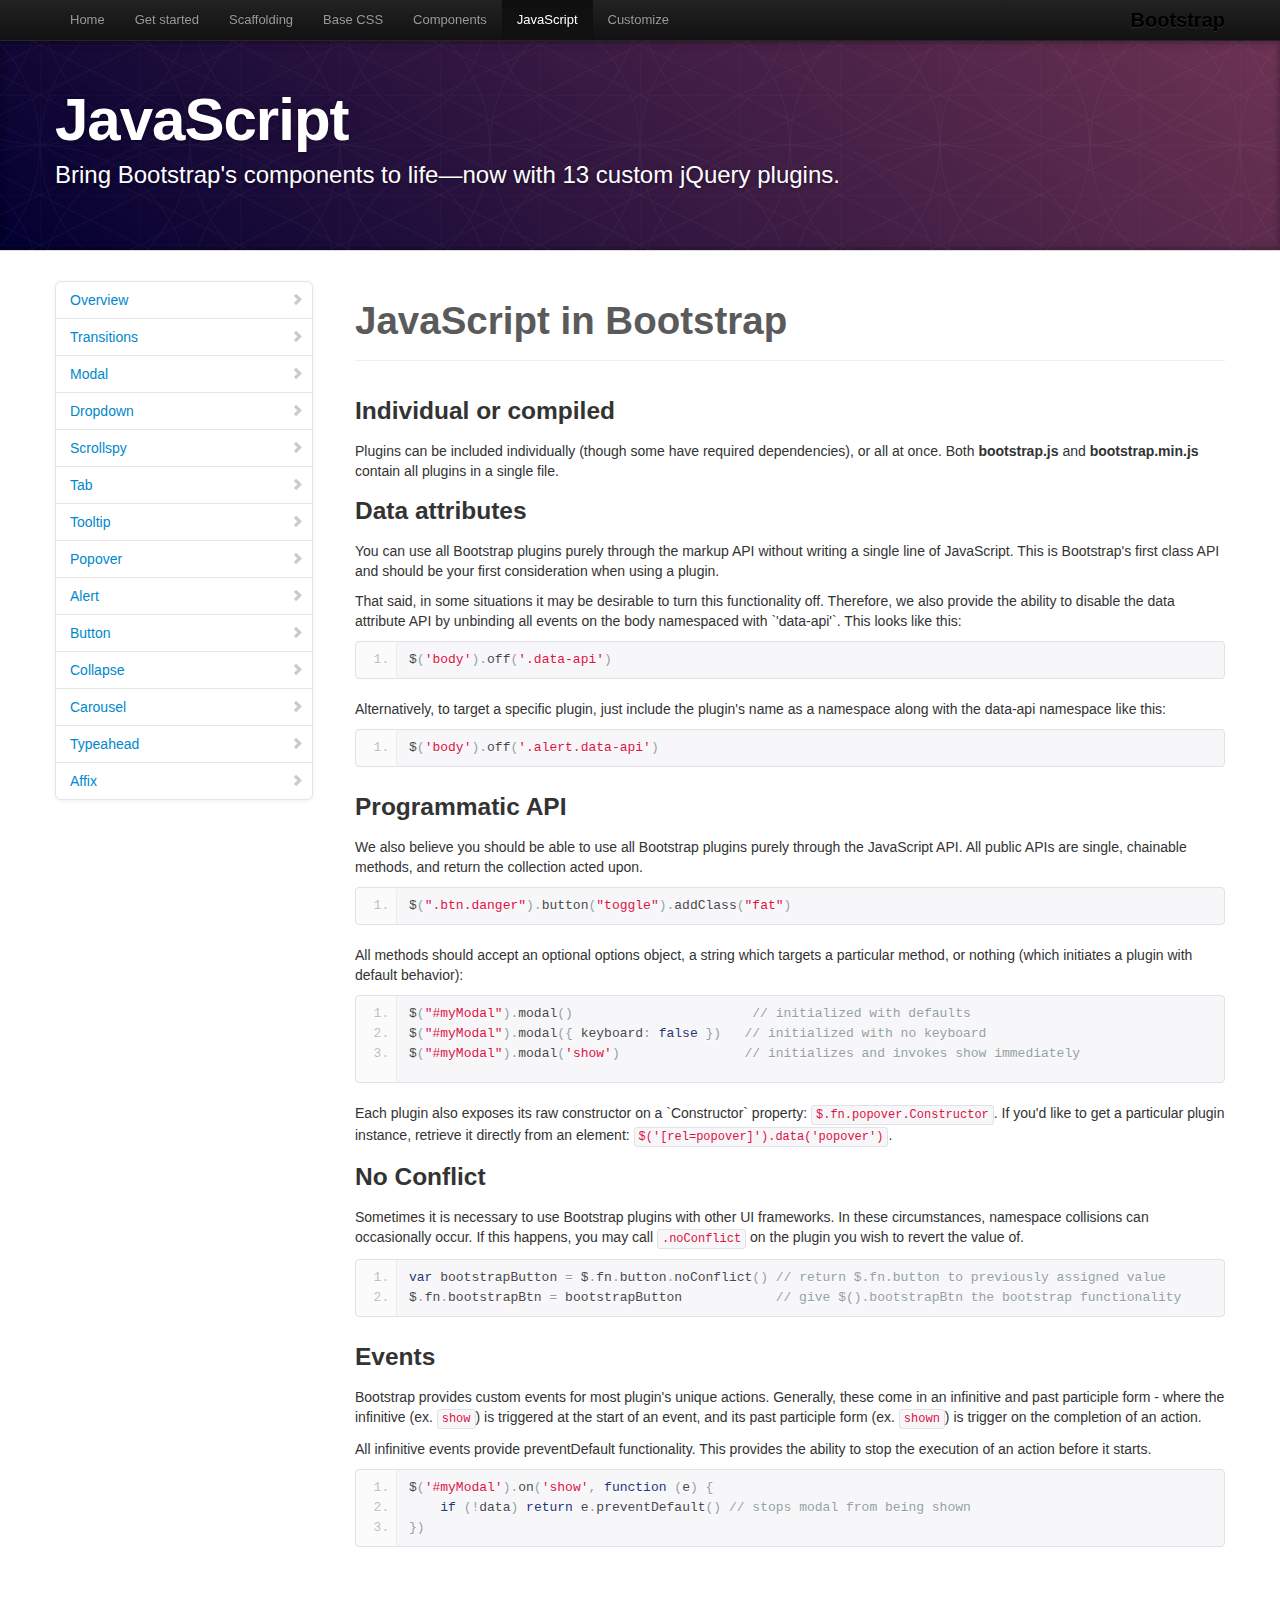
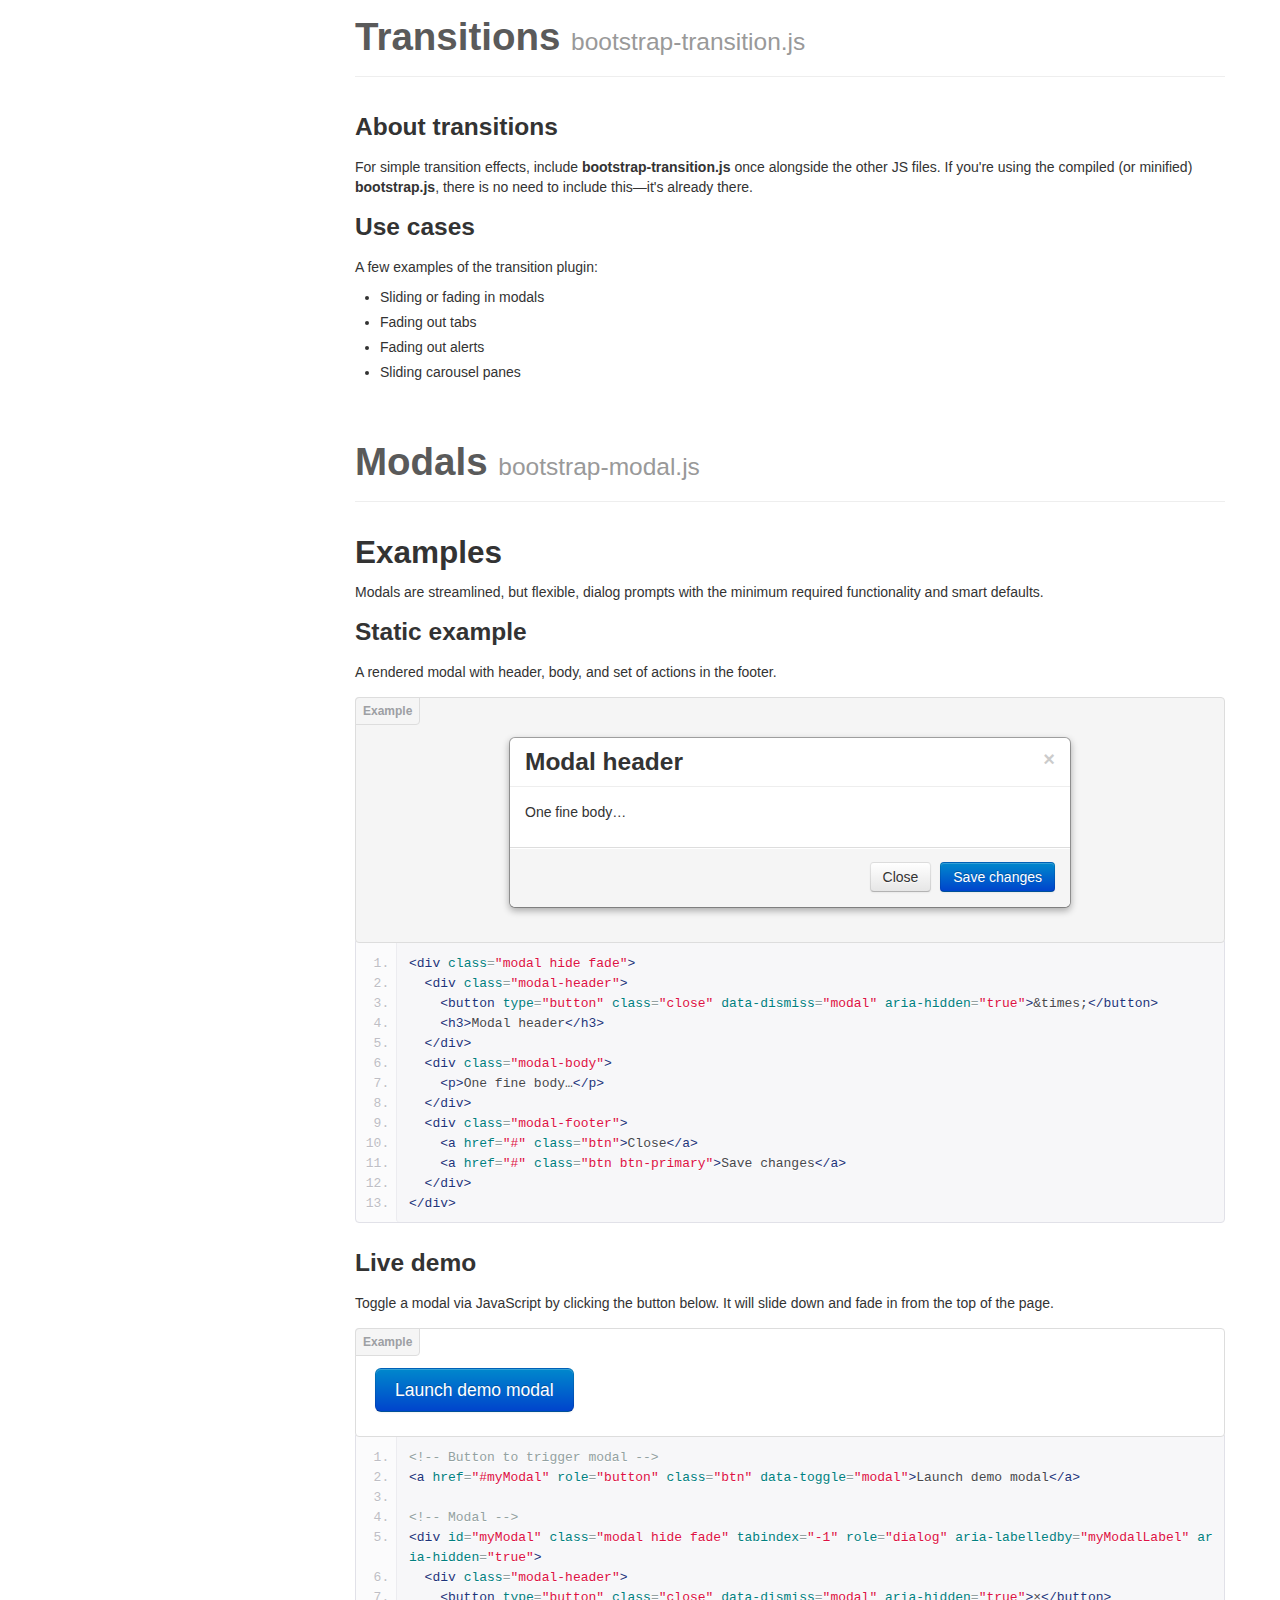
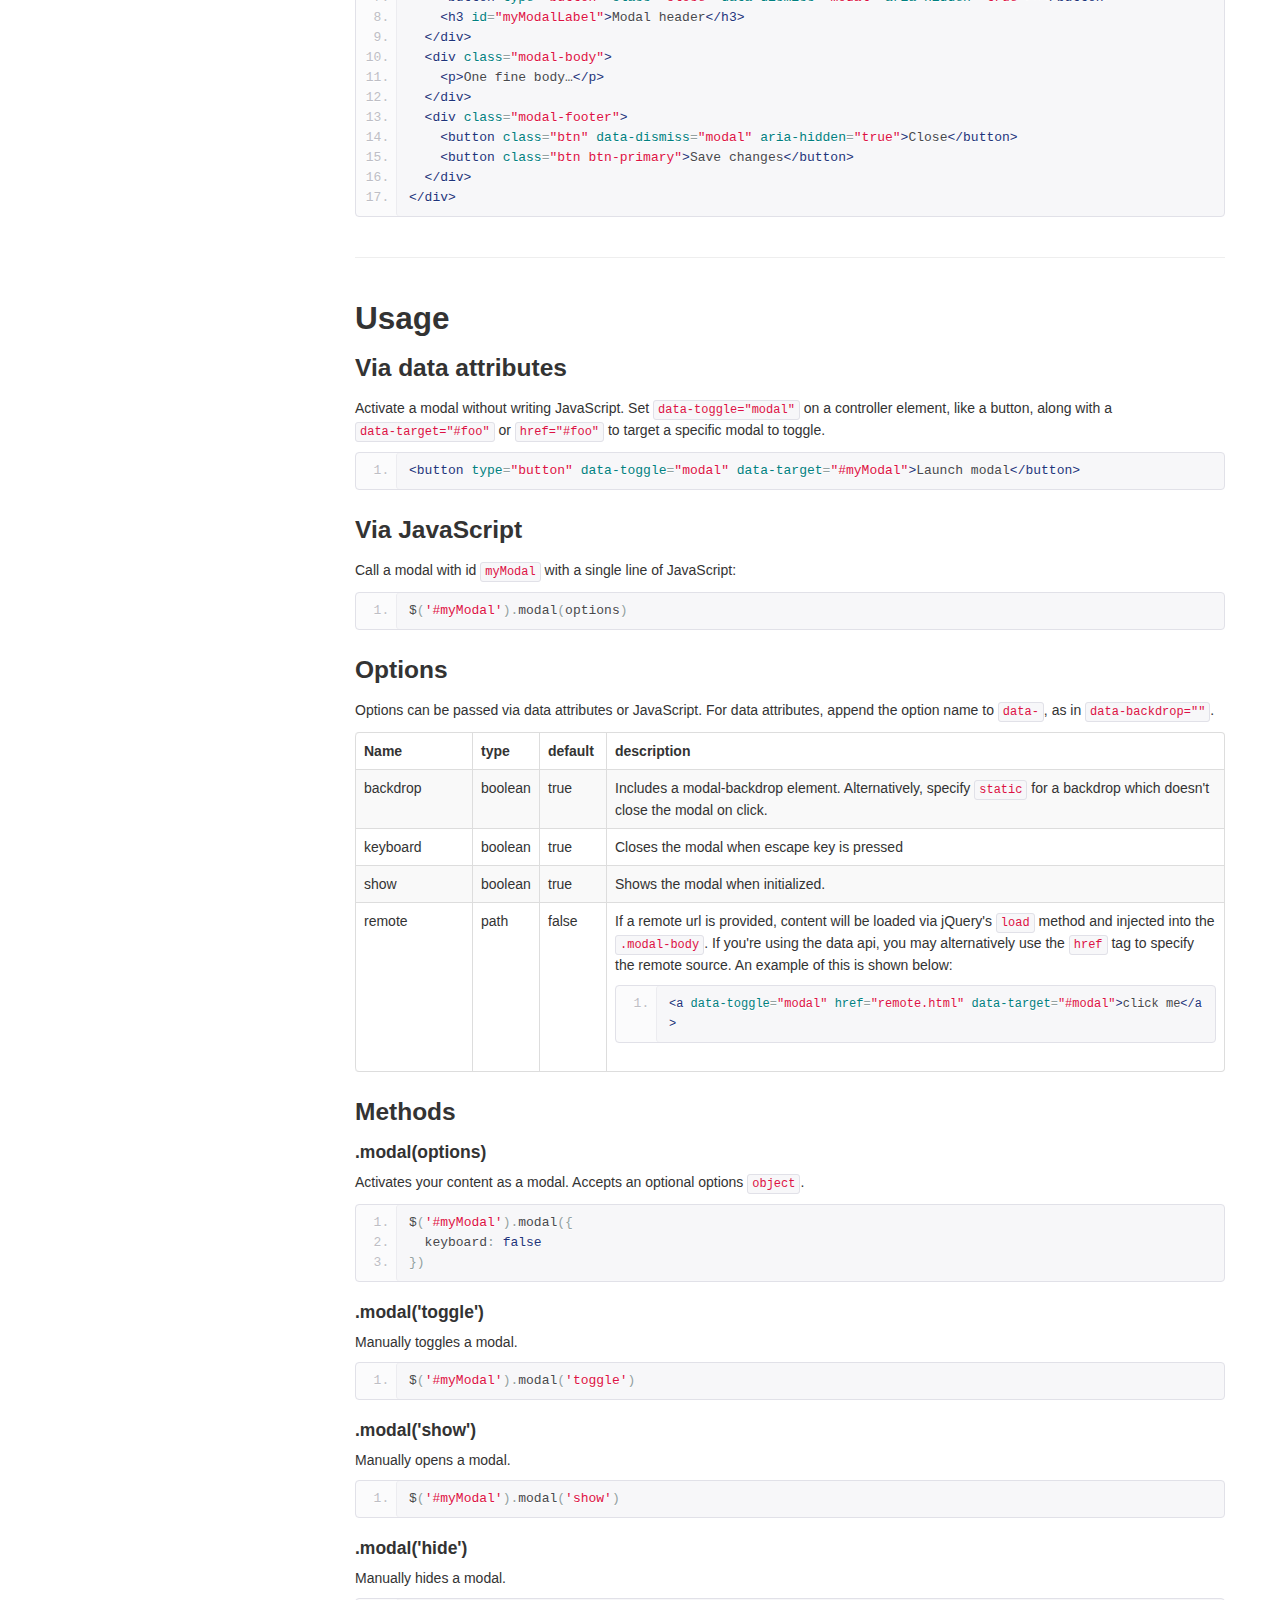
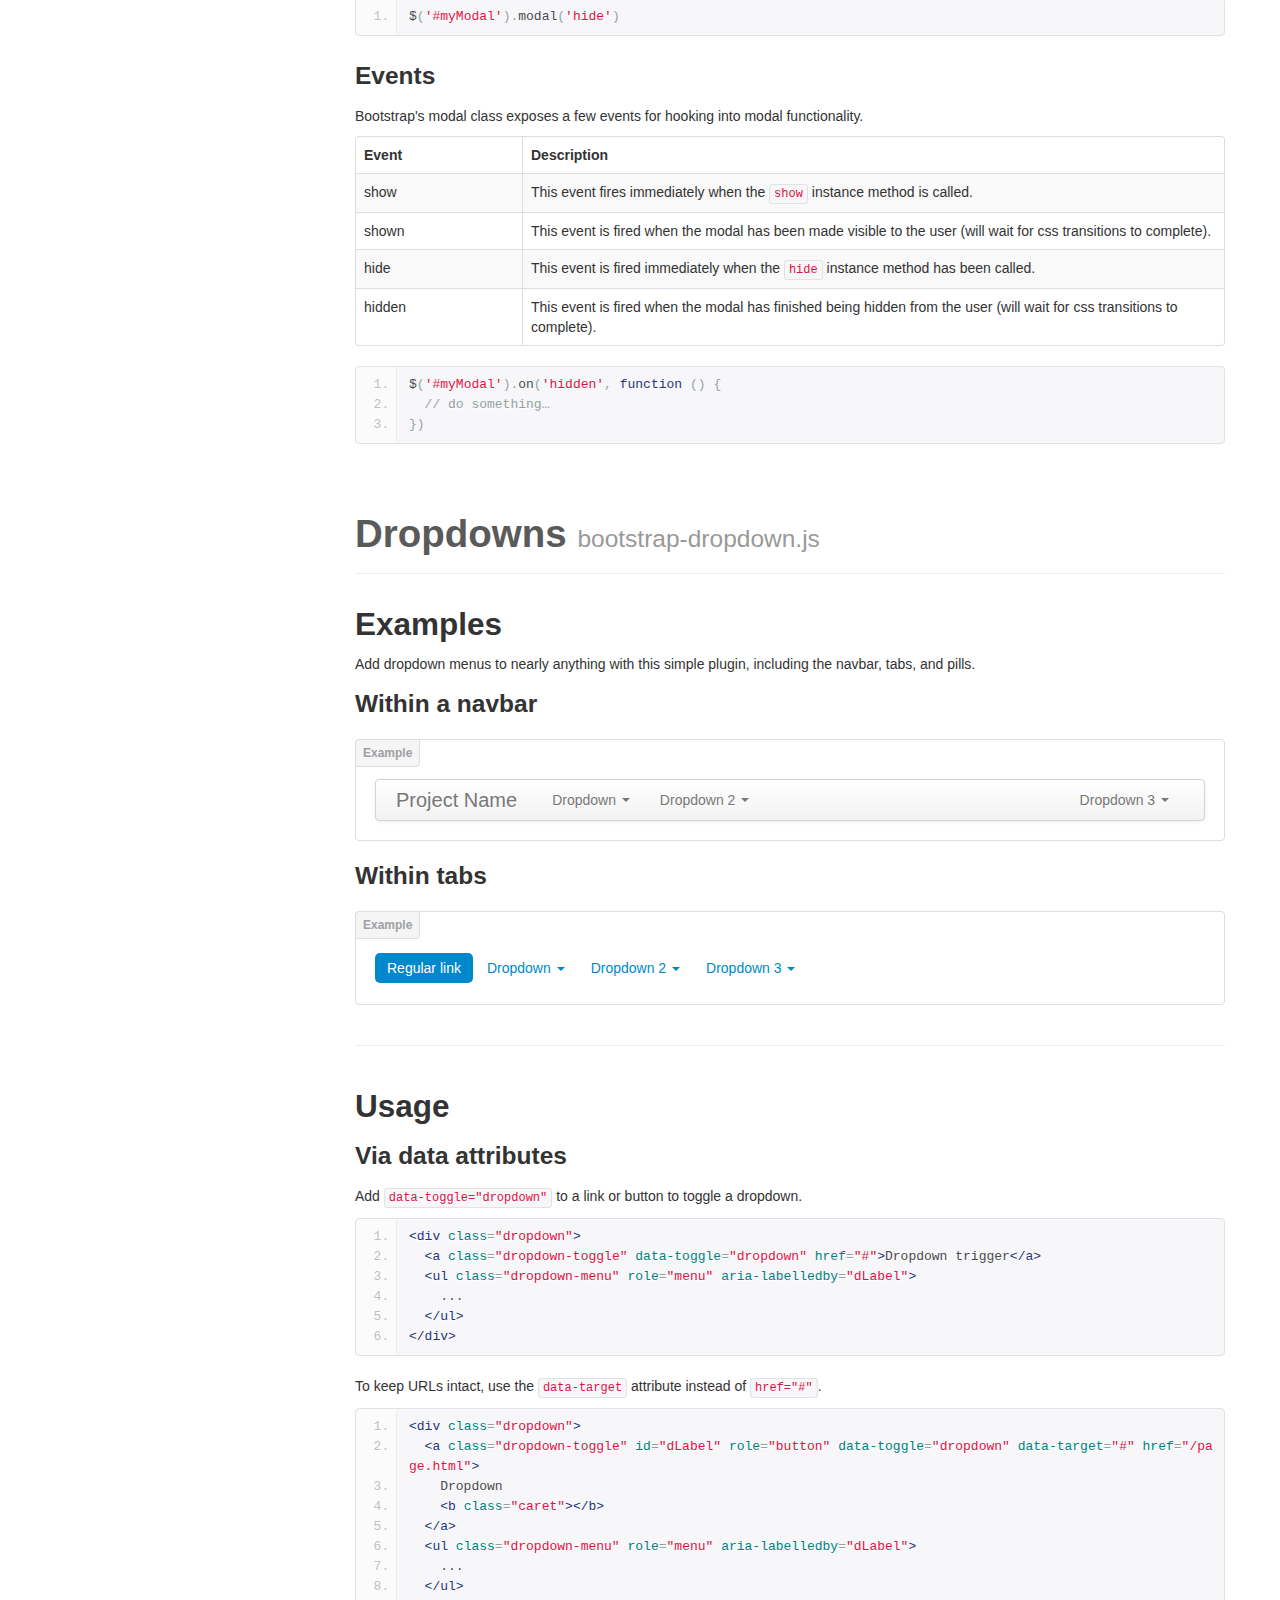
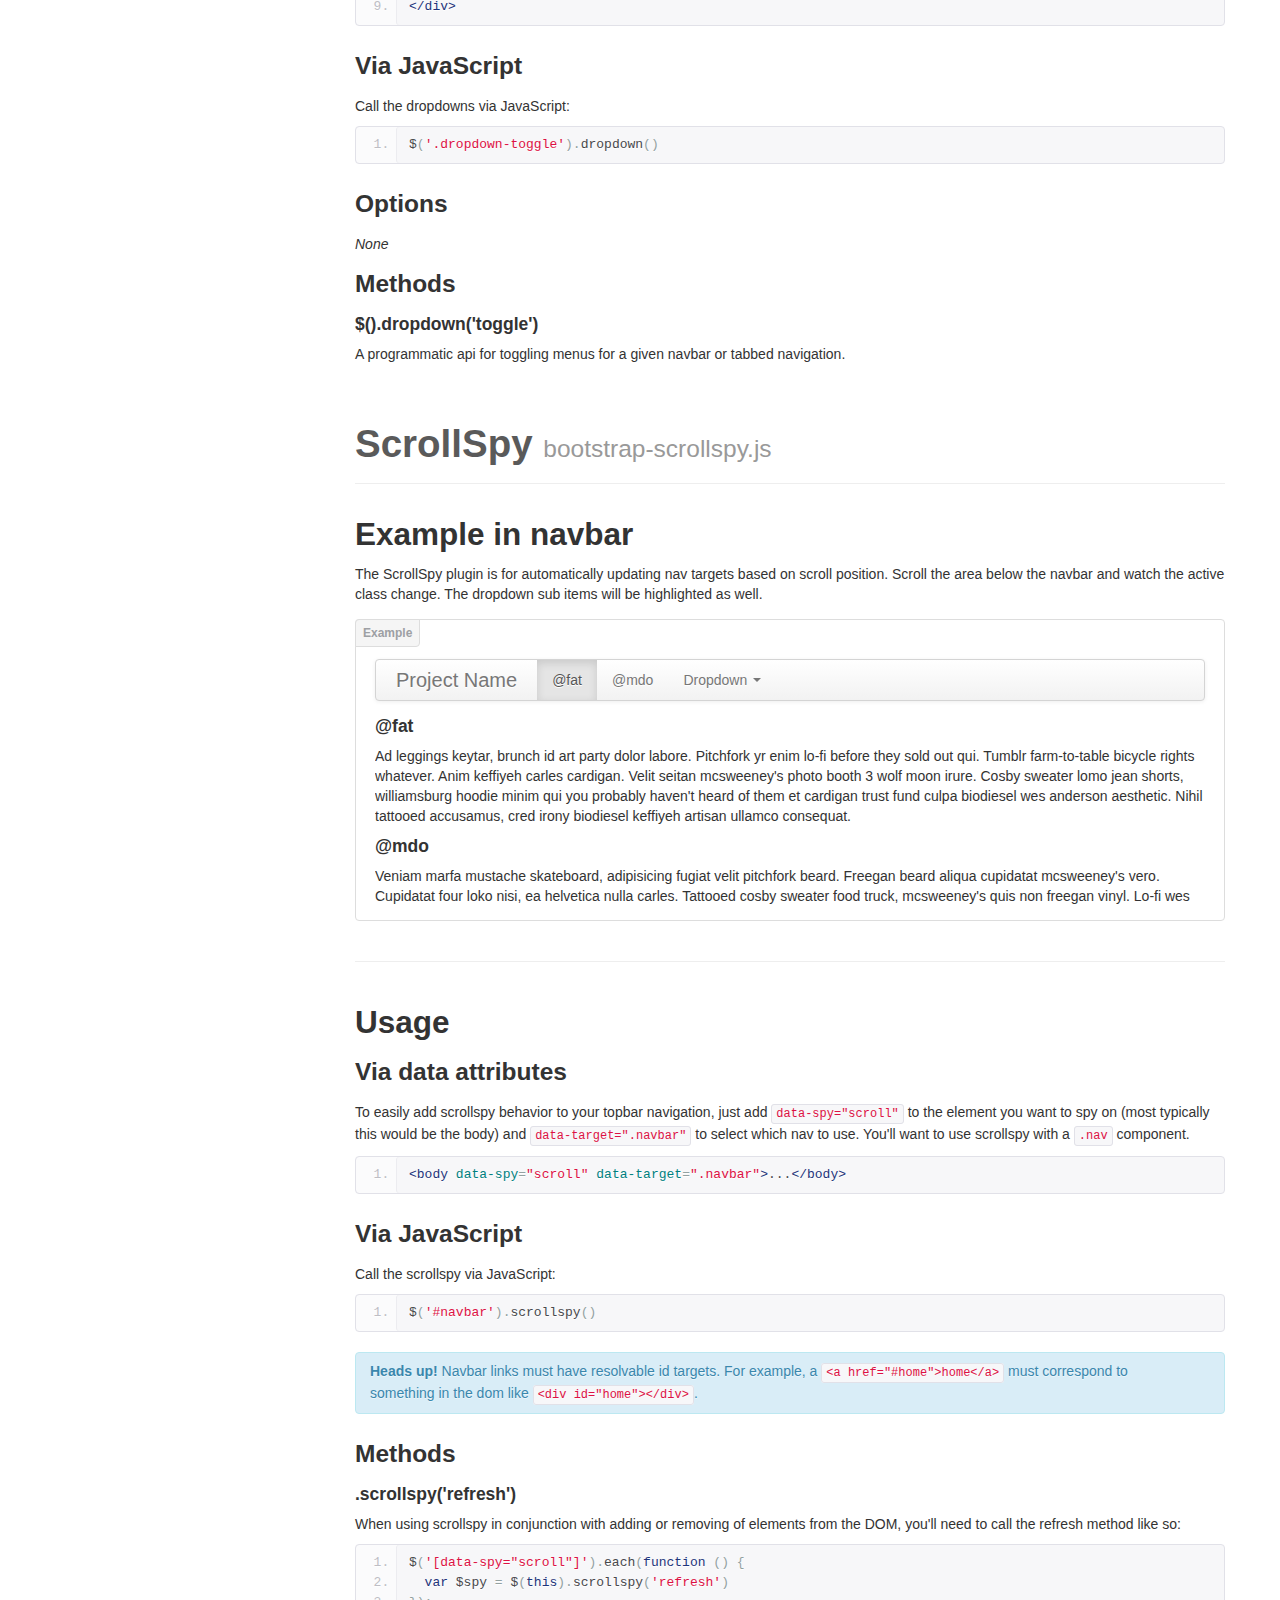
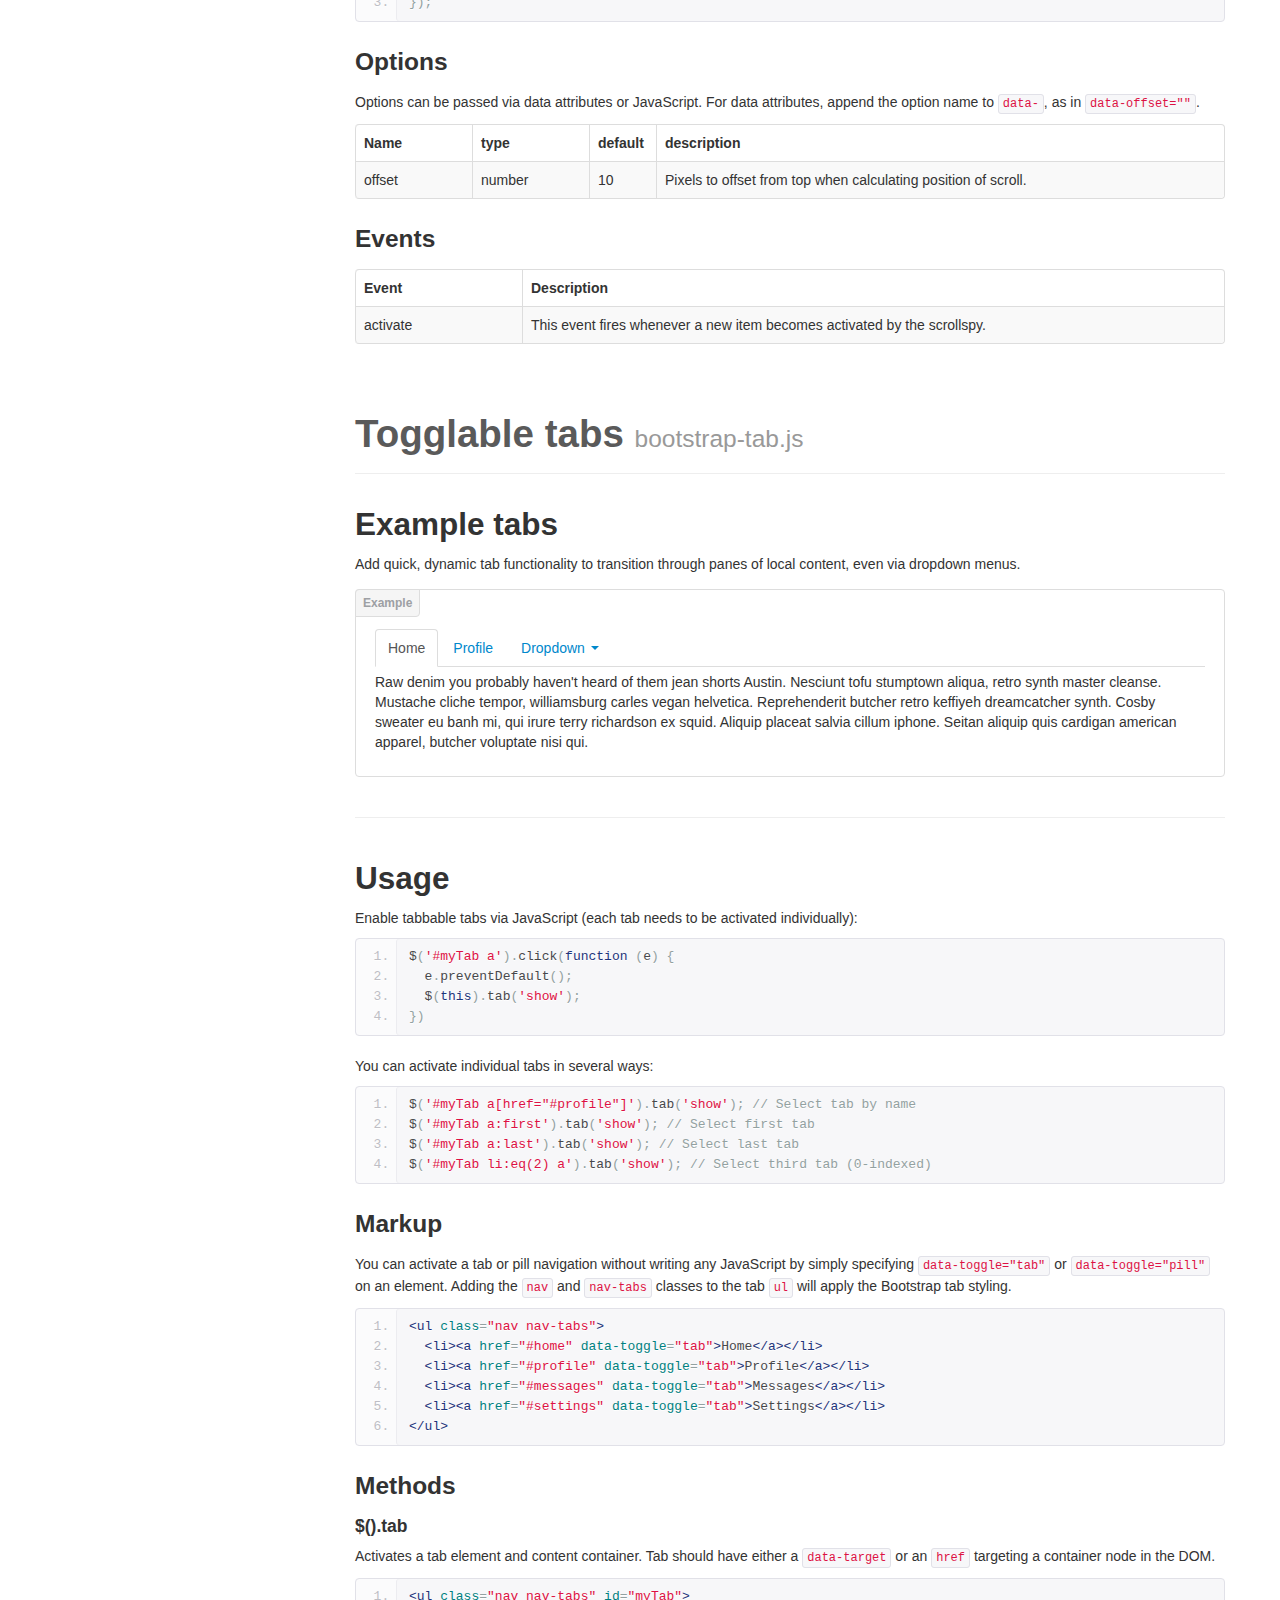
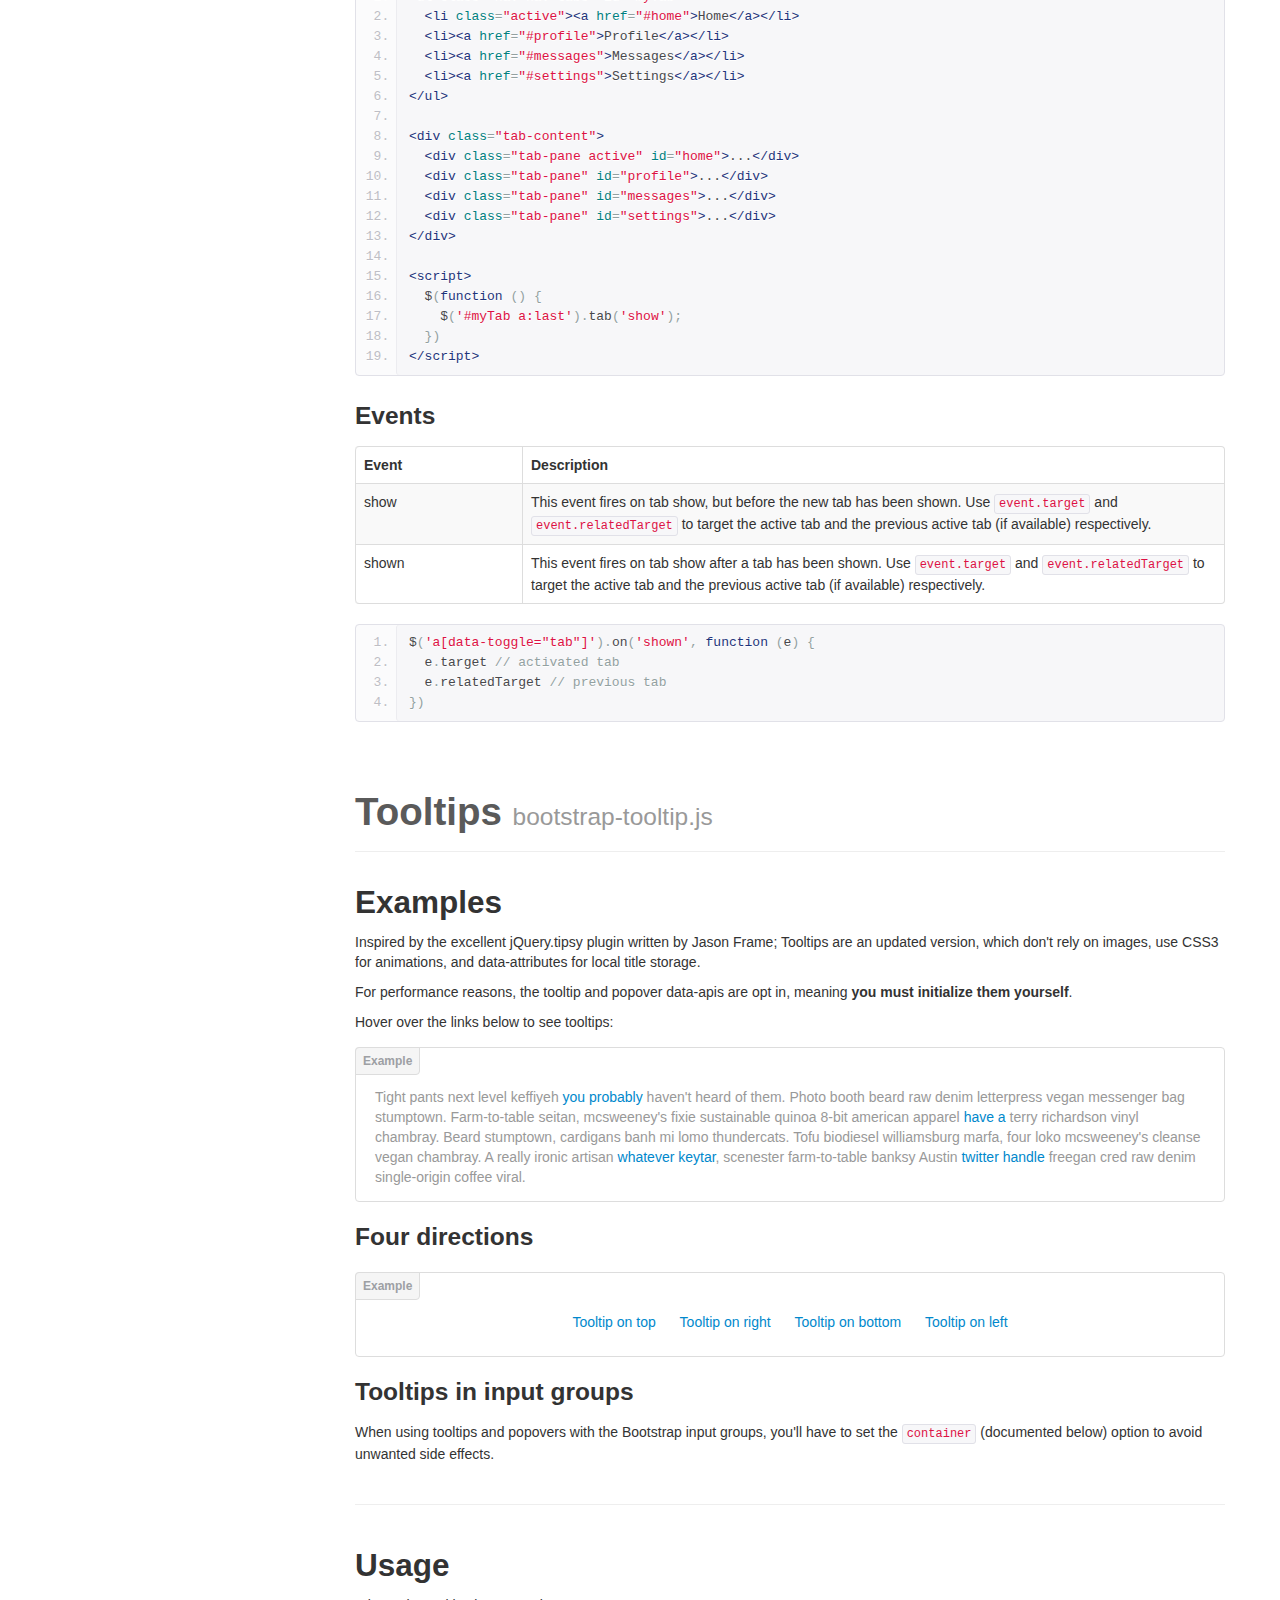
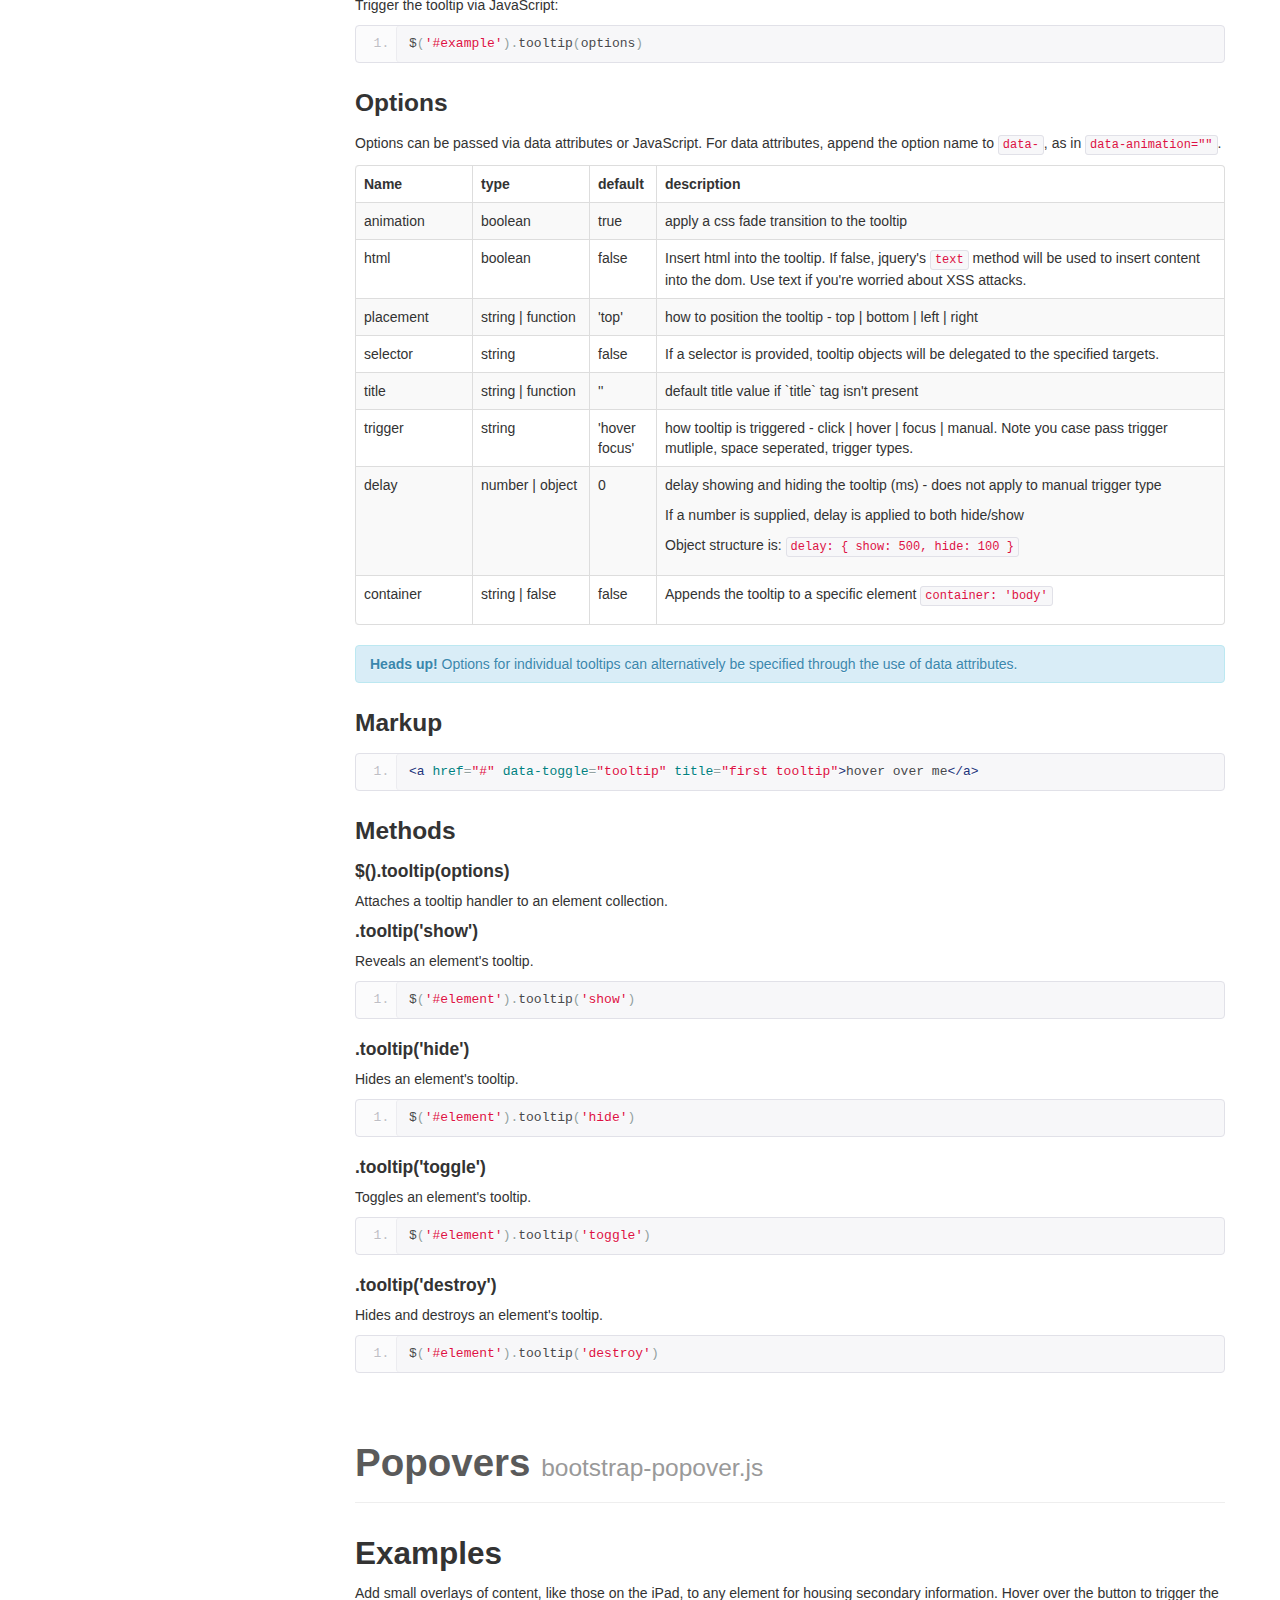
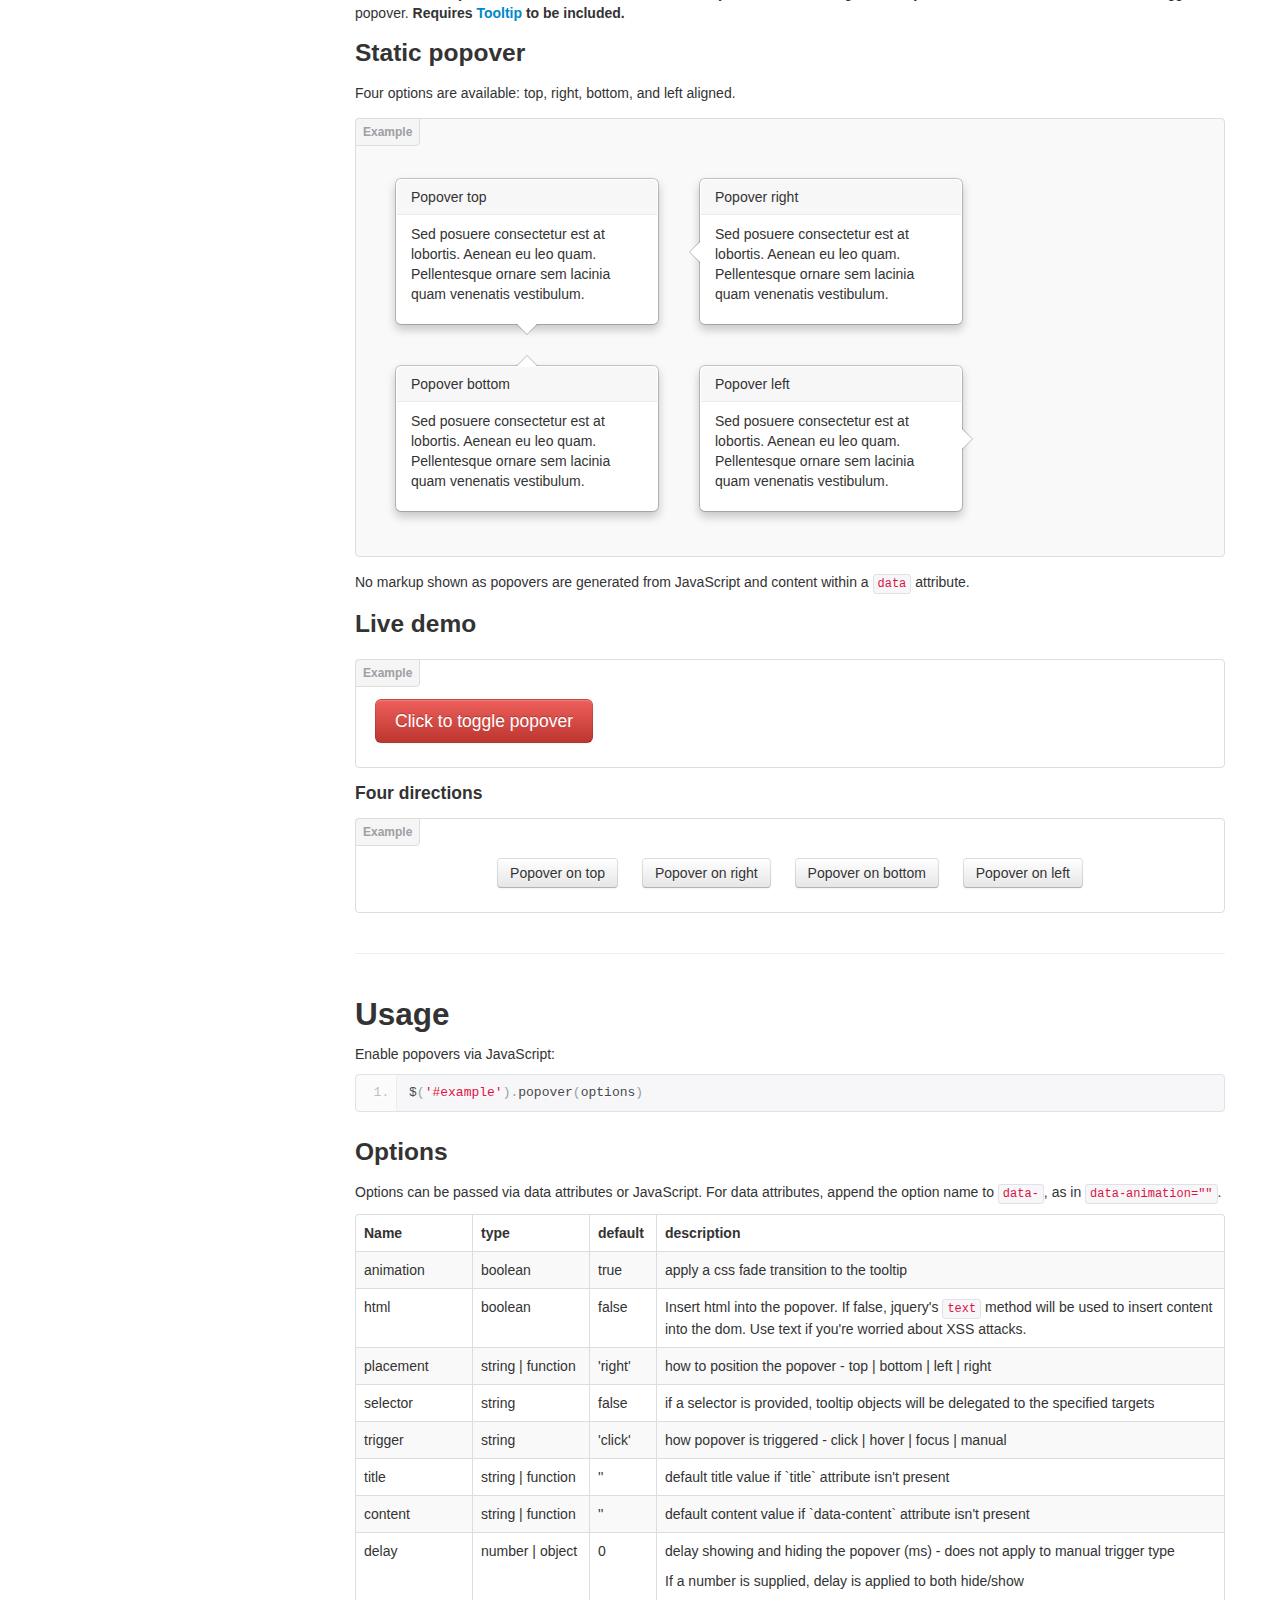
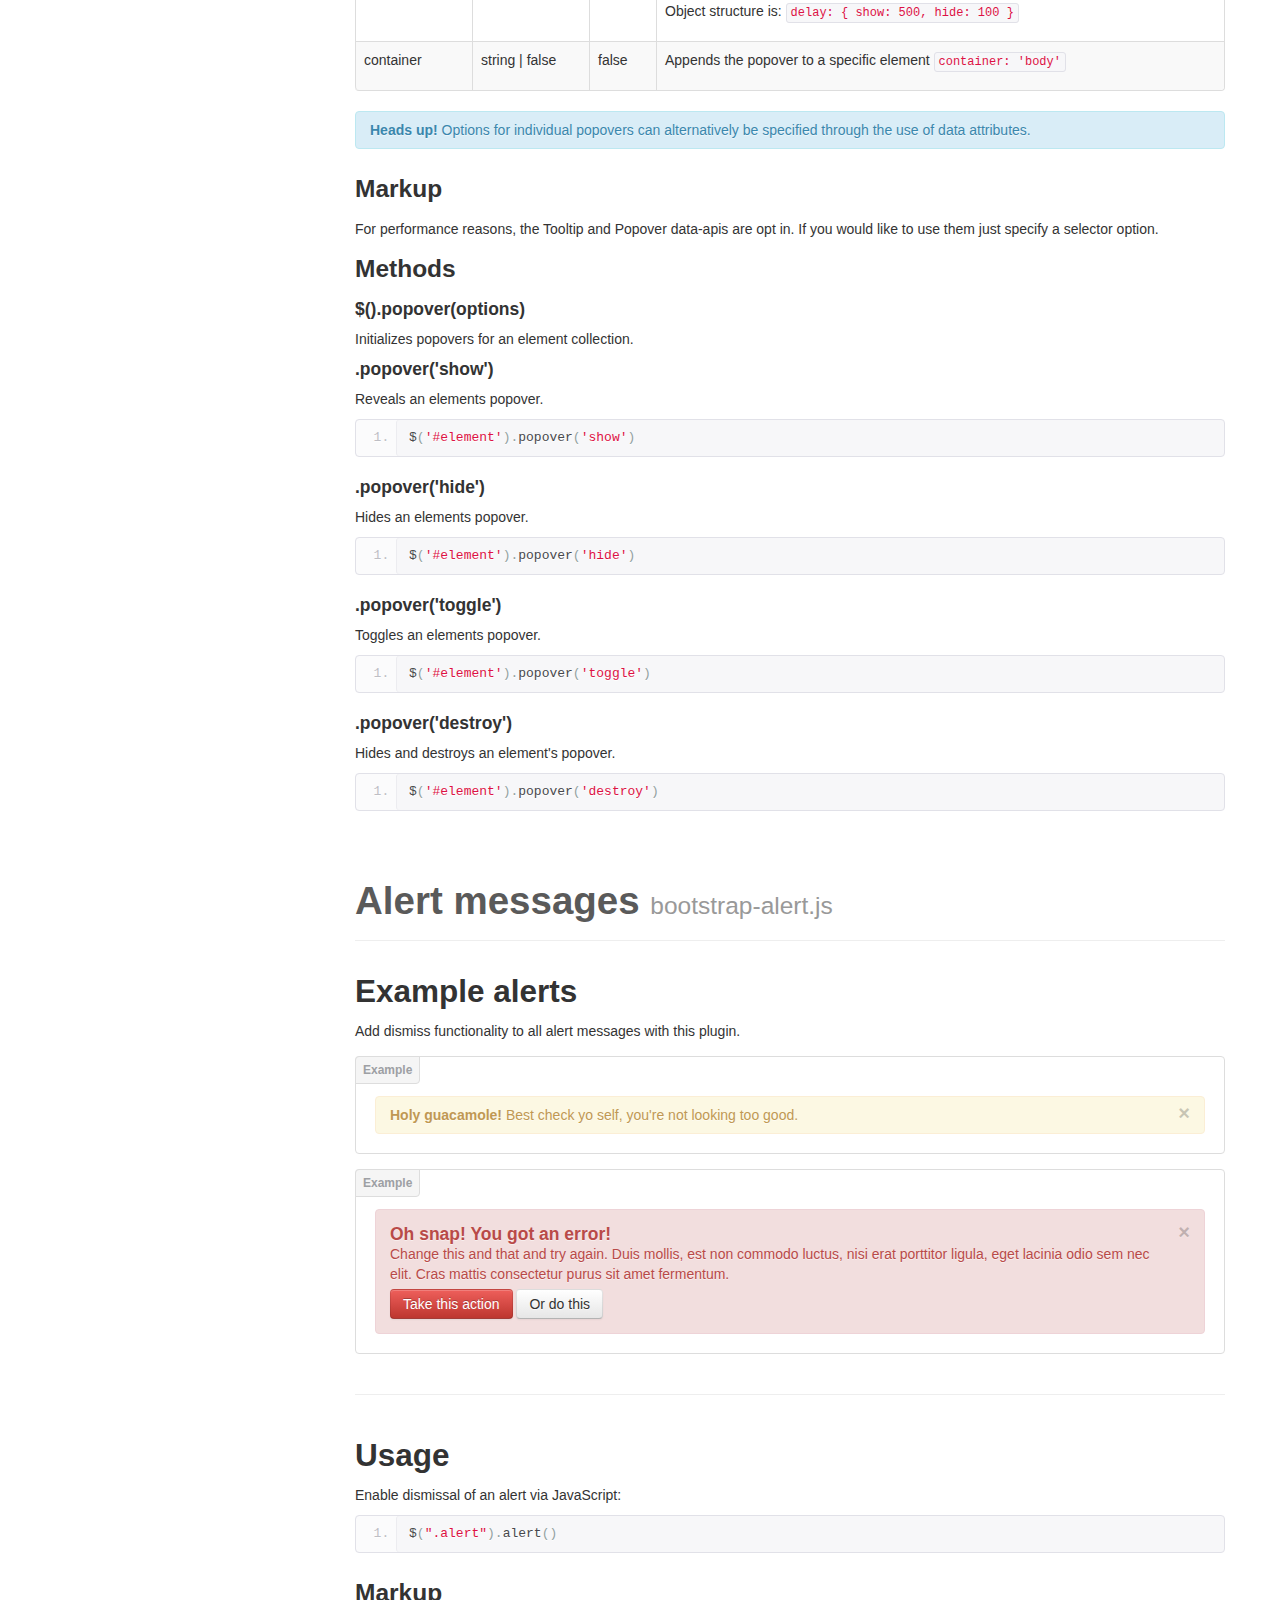
<file: twitter-bootstrap/docs/javascript.html>
<!DOCTYPE html>
<html lang="en">
  <head>
    <meta charset="utf-8">
    <title>Javascript · Bootstrap</title>
    <meta name="viewport" content="width=device-width, initial-scale=1.0">
    <meta name="description" content="">
    <meta name="author" content="">

    <!-- Le styles -->
    <link href="assets/css/bootstrap.css" rel="stylesheet">
    <link href="assets/css/bootstrap-responsive.css" rel="stylesheet">
    <link href="assets/css/docs.css" rel="stylesheet">
    <link href="assets/js/google-code-prettify/prettify.css" rel="stylesheet">

    <!-- Le HTML5 shim, for IE6-8 support of HTML5 elements -->
    <!--[if lt IE 9]>
      <script src="assets/js/html5shiv.js"></script>
    <![endif]-->

    <!-- Le fav and touch icons -->
    <link rel="apple-touch-icon-precomposed" sizes="144x144" href="assets/ico/apple-touch-icon-144-precomposed.png">
    <link rel="apple-touch-icon-precomposed" sizes="114x114" href="assets/ico/apple-touch-icon-114-precomposed.png">
      <link rel="apple-touch-icon-precomposed" sizes="72x72" href="assets/ico/apple-touch-icon-72-precomposed.png">
                    <link rel="apple-touch-icon-precomposed" href="assets/ico/apple-touch-icon-57-precomposed.png">
                                   <link rel="shortcut icon" href="assets/ico/favicon.png">

    <script type="text/javascript">
      var _gaq = _gaq || [];
      _gaq.push(['_setAccount', 'UA-146052-10']);
      _gaq.push(['_trackPageview']);
      (function() {
        var ga = document.createElement('script'); ga.type = 'text/javascript'; ga.async = true;
        ga.src = ('https:' == document.location.protocol ? 'https://ssl' : 'http://www') + '.google-analytics.com/ga.js';
        var s = document.getElementsByTagName('script')[0]; s.parentNode.insertBefore(ga, s);
      })();
    </script>
  </head>

  <body data-spy="scroll" data-target=".bs-docs-sidebar">

    <!-- Navbar
    ================================================== -->
    <div class="navbar navbar-inverse navbar-fixed-top">
      <div class="navbar-inner">
        <div class="container">
          <button type="button" class="btn btn-navbar" data-toggle="collapse" data-target=".nav-collapse">
            <span class="icon-bar"></span>
            <span class="icon-bar"></span>
            <span class="icon-bar"></span>
          </button>
          <a class="brand" href="./index.html">Bootstrap</a>
          <div class="nav-collapse collapse">
            <ul class="nav">
              <li class="">
                <a href="./index.html">Home</a>
              </li>
              <li class="">
                <a href="./getting-started.html">Get started</a>
              </li>
              <li class="">
                <a href="./scaffolding.html">Scaffolding</a>
              </li>
              <li class="">
                <a href="./base-css.html">Base CSS</a>
              </li>
              <li class="">
                <a href="./components.html">Components</a>
              </li>
              <li class="active">
                <a href="./javascript.html">JavaScript</a>
              </li>
              <li class="">
                <a href="./customize.html">Customize</a>
              </li>
            </ul>
          </div>
        </div>
      </div>
    </div>

<!-- Subhead
================================================== -->
<header class="jumbotron subhead">
  <div class="container">
    <h1>JavaScript</h1>
    <p class="lead">Bring Bootstrap's components to life&mdash;now with 13 custom jQuery plugins.
  </div>
</header>

  <div class="container">

    <!-- Docs nav
    ================================================== -->
    <div class="row">
      <div class="span3 bs-docs-sidebar">
        <ul class="nav nav-list bs-docs-sidenav">
          <li><a href="#overview"><i class="icon-chevron-right"></i> Overview</a></li>
          <li><a href="#transitions"><i class="icon-chevron-right"></i> Transitions</a></li>
          <li><a href="#modals"><i class="icon-chevron-right"></i> Modal</a></li>
          <li><a href="#dropdowns"><i class="icon-chevron-right"></i> Dropdown</a></li>
          <li><a href="#scrollspy"><i class="icon-chevron-right"></i> Scrollspy</a></li>
          <li><a href="#tabs"><i class="icon-chevron-right"></i> Tab</a></li>
          <li><a href="#tooltips"><i class="icon-chevron-right"></i> Tooltip</a></li>
          <li><a href="#popovers"><i class="icon-chevron-right"></i> Popover</a></li>
          <li><a href="#alerts"><i class="icon-chevron-right"></i> Alert</a></li>
          <li><a href="#buttons"><i class="icon-chevron-right"></i> Button</a></li>
          <li><a href="#collapse"><i class="icon-chevron-right"></i> Collapse</a></li>
          <li><a href="#carousel"><i class="icon-chevron-right"></i> Carousel</a></li>
          <li><a href="#typeahead"><i class="icon-chevron-right"></i> Typeahead</a></li>
          <li><a href="#affix"><i class="icon-chevron-right"></i> Affix</a></li>
        </ul>
      </div>
      <div class="span9">


        <!-- Overview
        ================================================== -->
        <section id="overview">
          <div class="page-header">
            <h1>JavaScript in Bootstrap</h1>
          </div>

          <h3>Individual or compiled</h3>
          <p>Plugins can be included individually (though some have required dependencies), or all at once. Both <strong>bootstrap.js</strong> and <strong>bootstrap.min.js</strong> contain all plugins in a single file.</p>

          <h3>Data attributes</h3>
          <p>You can use all Bootstrap plugins purely through the markup API without writing a single line of JavaScript. This is Bootstrap's first class API and should be your first consideration when using a plugin.</p>

          <p>That said, in some situations it may be desirable to turn this functionality off. Therefore, we also provide the ability to disable the data attribute API by unbinding all events on the body namespaced with `'data-api'`. This looks like this:
          <pre class="prettyprint linenums">$('body').off('.data-api')</pre>

          <p>Alternatively, to target a specific plugin, just include the plugin's name as a namespace along with the data-api namespace like this:</p>
          <pre class="prettyprint linenums">$('body').off('.alert.data-api')</pre>

          <h3>Programmatic API</h3>
          <p>We also believe you should be able to use all Bootstrap plugins purely through the JavaScript API. All public APIs are single, chainable methods, and return the collection acted upon.</p>
          <pre class="prettyprint linenums">$(".btn.danger").button("toggle").addClass("fat")</pre>
          <p>All methods should accept an optional options object, a string which targets a particular method, or nothing (which initiates a plugin with default behavior):</p>
<pre class="prettyprint linenums">
$("#myModal").modal()                       // initialized with defaults
$("#myModal").modal({ keyboard: false })   // initialized with no keyboard
$("#myModal").modal('show')                // initializes and invokes show immediately</p>
</pre>
          <p>Each plugin also exposes its raw constructor on a `Constructor` property: <code>$.fn.popover.Constructor</code>. If you'd like to get a particular plugin instance, retrieve it directly from an element: <code>$('[rel=popover]').data('popover')</code>.</p>

          <h3>No Conflict</h3>
          <p>Sometimes it is necessary to use Bootstrap plugins with other UI frameworks. In these circumstances,  namespace collisions can occasionally occur. If this happens, you may call <code>.noConflict</code> on the plugin you wish to revert the value of.</p>

<pre class="prettyprint linenums">
var bootstrapButton = $.fn.button.noConflict() // return $.fn.button to previously assigned value
$.fn.bootstrapBtn = bootstrapButton            // give $().bootstrapBtn the bootstrap functionality
</pre>

          <h3>Events</h3>
          <p>Bootstrap provides custom events for most plugin's unique actions. Generally, these come in an infinitive and past participle form - where the infinitive (ex. <code>show</code>) is triggered at the start of an event, and its past participle form (ex. <code>shown</code>) is trigger on the completion of an action.</p>
          <p>All infinitive events provide preventDefault functionality. This provides the ability to stop the execution of an action before it starts.</p>
<pre class="prettyprint linenums">
$('#myModal').on('show', function (e) {
    if (!data) return e.preventDefault() // stops modal from being shown
})
</pre>
        </section>



        <!-- Transitions
        ================================================== -->
        <section id="transitions">
          <div class="page-header">
            <h1>Transitions <small>bootstrap-transition.js</small></h1>
          </div>
          <h3>About transitions</h3>
          <p>For simple transition effects, include <strong>bootstrap-transition.js</strong> once alongside the other JS files. If you're using the compiled (or minified) <strong>bootstrap.js</strong>, there is no need to include this&mdash;it's already there.</p>
          <h3>Use cases</h3>
          <p>A few examples of the transition plugin:</p>
          <ul>
            <li>Sliding or fading in modals</li>
            <li>Fading out tabs</li>
            <li>Fading out alerts</li>
            <li>Sliding carousel panes</li>
          </ul>

        </section>



        <!-- Modal
        ================================================== -->
        <section id="modals">
          <div class="page-header">
            <h1>Modals <small>bootstrap-modal.js</small></h1>
          </div>


          <h2>Examples</h2>
          <p>Modals are streamlined, but flexible, dialog prompts with the minimum required functionality and smart defaults.</p>

          <h3>Static example</h3>
          <p>A rendered modal with header, body, and set of actions in the footer.</p>
          <div class="bs-docs-example" style="background-color: #f5f5f5;">
            <div class="modal" style="position: relative; top: auto; left: auto; right: auto; margin: 0 auto 20px; z-index: 1; max-width: 100%;">
              <div class="modal-header">
                <button type="button" class="close" data-dismiss="modal" aria-hidden="true">&times;</button>
                <h3>Modal header</h3>
              </div>
              <div class="modal-body">
                <p>One fine body&hellip;</p>
              </div>
              <div class="modal-footer">
                <a href="#" class="btn">Close</a>
                <a href="#" class="btn btn-primary">Save changes</a>
              </div>
            </div>
          </div>
<pre class="prettyprint linenums">
&lt;div class="modal hide fade"&gt;
  &lt;div class="modal-header"&gt;
    &lt;button type="button" class="close" data-dismiss="modal" aria-hidden="true"&gt;&amp;times;&lt;/button&gt;
    &lt;h3&gt;Modal header&lt;/h3&gt;
  &lt;/div&gt;
  &lt;div class="modal-body"&gt;
    &lt;p&gt;One fine body&hellip;&lt;/p&gt;
  &lt;/div&gt;
  &lt;div class="modal-footer"&gt;
    &lt;a href="#" class="btn"&gt;Close&lt;/a&gt;
    &lt;a href="#" class="btn btn-primary"&gt;Save changes&lt;/a&gt;
  &lt;/div&gt;
&lt;/div&gt;
</pre>

          <h3>Live demo</h3>
          <p>Toggle a modal via JavaScript by clicking the button below. It will slide down and fade in from the top of the page.</p>
          <!-- sample modal content -->
          <div id="myModal" class="modal hide fade" tabindex="-1" role="dialog" aria-labelledby="myModalLabel" aria-hidden="true">
            <div class="modal-header">
              <button type="button" class="close" data-dismiss="modal" aria-hidden="true">&times;</button>
              <h3 id="myModalLabel">Modal Heading</h3>
            </div>
            <div class="modal-body">
              <h4>Text in a modal</h4>
              <p>Duis mollis, est non commodo luctus, nisi erat porttitor ligula, eget lacinia odio sem.</p>

              <h4>Popover in a modal</h4>
              <p>This <a href="#" role="button" class="btn popover-test" title="A Title" data-content="And here's some amazing content. It's very engaging. right?">button</a> should trigger a popover on click.</p>

              <h4>Tooltips in a modal</h4>
              <p><a href="#" class="tooltip-test" title="Tooltip">This link</a> and <a href="#" class="tooltip-test" title="Tooltip">that link</a> should have tooltips on hover.</p>

              <hr>

              <h4>Overflowing text to show optional scrollbar</h4>
              <p>We set a fixed <code>max-height</code> on the <code>.modal-body</code>. Watch it overflow with all this extra lorem ipsum text we've included.</p>
              <p>Cras mattis consectetur purus sit amet fermentum. Cras justo odio, dapibus ac facilisis in, egestas eget quam. Morbi leo risus, porta ac consectetur ac, vestibulum at eros.</p>
              <p>Praesent commodo cursus magna, vel scelerisque nisl consectetur et. Vivamus sagittis lacus vel augue laoreet rutrum faucibus dolor auctor.</p>
              <p>Aenean lacinia bibendum nulla sed consectetur. Praesent commodo cursus magna, vel scelerisque nisl consectetur et. Donec sed odio dui. Donec ullamcorper nulla non metus auctor fringilla.</p>
              <p>Cras mattis consectetur purus sit amet fermentum. Cras justo odio, dapibus ac facilisis in, egestas eget quam. Morbi leo risus, porta ac consectetur ac, vestibulum at eros.</p>
              <p>Praesent commodo cursus magna, vel scelerisque nisl consectetur et. Vivamus sagittis lacus vel augue laoreet rutrum faucibus dolor auctor.</p>
              <p>Aenean lacinia bibendum nulla sed consectetur. Praesent commodo cursus magna, vel scelerisque nisl consectetur et. Donec sed odio dui. Donec ullamcorper nulla non metus auctor fringilla.</p>
            </div>
            <div class="modal-footer">
              <button class="btn" data-dismiss="modal">Close</button>
              <button class="btn btn-primary">Save changes</button>
            </div>
          </div>
          <div class="bs-docs-example" style="padding-bottom: 24px;">
            <a data-toggle="modal" href="#myModal" class="btn btn-primary btn-large">Launch demo modal</a>
          </div>
<pre class="prettyprint linenums">
&lt!-- Button to trigger modal --&gt;
&lt;a href="#myModal" role="button" class="btn" data-toggle="modal"&gt;Launch demo modal&lt;/a&gt;

&lt!-- Modal --&gt;
&lt;div id="myModal" class="modal hide fade" tabindex="-1" role="dialog" aria-labelledby="myModalLabel" aria-hidden="true"&gt;
  &lt;div class="modal-header"&gt;
    &lt;button type="button" class="close" data-dismiss="modal" aria-hidden="true"&gt;&times;&lt;/button&gt;
    &lt;h3 id="myModalLabel"&gt;Modal header&lt;/h3&gt;
  &lt;/div&gt;
  &lt;div class="modal-body"&gt;
    &lt;p&gt;One fine body&hellip;&lt;/p&gt;
  &lt;/div&gt;
  &lt;div class="modal-footer"&gt;
    &lt;button class="btn" data-dismiss="modal" aria-hidden="true"&gt;Close&lt;/button&gt;
    &lt;button class="btn btn-primary"&gt;Save changes&lt;/button&gt;
  &lt;/div&gt;
&lt;/div&gt;
</pre>


          <hr class="bs-docs-separator">


          <h2>Usage</h2>

          <h3>Via data attributes</h3>
          <p>Activate a modal without writing JavaScript. Set <code>data-toggle="modal"</code> on a controller element, like a button, along with a <code>data-target="#foo"</code> or <code>href="#foo"</code> to target a specific modal to toggle.</p>
          <pre class="prettyprint linenums">&lt;button type="button" data-toggle="modal" data-target="#myModal"&gt;Launch modal&lt;/button&gt;</pre>

          <h3>Via JavaScript</h3>
          <p>Call a modal with id <code>myModal</code> with a single line of JavaScript:</p>
          <pre class="prettyprint linenums">$('#myModal').modal(options)</pre>

          <h3>Options</h3>
          <p>Options can be passed via data attributes or JavaScript. For data attributes, append the option name to <code>data-</code>, as in <code>data-backdrop=""</code>.</p>
          <table class="table table-bordered table-striped">
            <thead>
             <tr>
               <th style="width: 100px;">Name</th>
               <th style="width: 50px;">type</th>
               <th style="width: 50px;">default</th>
               <th>description</th>
             </tr>
            </thead>
            <tbody>
             <tr>
               <td>backdrop</td>
               <td>boolean</td>
               <td>true</td>
               <td>Includes a modal-backdrop element. Alternatively, specify <code>static</code> for a backdrop which doesn't close the modal on click.</td>
             </tr>
             <tr>
               <td>keyboard</td>
               <td>boolean</td>
               <td>true</td>
               <td>Closes the modal when escape key is pressed</td>
             </tr>
             <tr>
               <td>show</td>
               <td>boolean</td>
               <td>true</td>
               <td>Shows the modal when initialized.</td>
             </tr>
             <tr>
               <td>remote</td>
               <td>path</td>
               <td>false</td>
               <td><p>If a remote url is provided, content will be loaded via jQuery's <code>load</code> method and injected into the <code>.modal-body</code>. If you're using the data api, you may alternatively use the <code>href</code> tag to specify the remote source. An example of this is shown below:</p>
              <pre class="prettyprint linenums"><code>&lt;a data-toggle="modal" href="remote.html" data-target="#modal"&gt;click me&lt;/a&gt;</code></pre></td>
             </tr>
            </tbody>
          </table>

          <h3>Methods</h3>
          <h4>.modal(options)</h4>
          <p>Activates your content as a modal. Accepts an optional options <code>object</code>.</p>
<pre class="prettyprint linenums">
$('#myModal').modal({
  keyboard: false
})
</pre>
          <h4>.modal('toggle')</h4>
          <p>Manually toggles a modal.</p>
          <pre class="prettyprint linenums">$('#myModal').modal('toggle')</pre>
          <h4>.modal('show')</h4>
          <p>Manually opens a modal.</p>
          <pre class="prettyprint linenums">$('#myModal').modal('show')</pre>
          <h4>.modal('hide')</h4>
          <p>Manually hides a modal.</p>
          <pre class="prettyprint linenums">$('#myModal').modal('hide')</pre>
          <h3>Events</h3>
          <p>Bootstrap's modal class exposes a few events for hooking into modal functionality.</p>
          <table class="table table-bordered table-striped">
            <thead>
             <tr>
               <th style="width: 150px;">Event</th>
               <th>Description</th>
             </tr>
            </thead>
            <tbody>
             <tr>
               <td>show</td>
               <td>This event fires immediately when the <code>show</code> instance method is called.</td>
             </tr>
             <tr>
               <td>shown</td>
               <td>This event is fired when the modal has been made visible to the user (will wait for css transitions to complete).</td>
             </tr>
             <tr>
               <td>hide</td>
               <td>This event is fired immediately when the <code>hide</code> instance method has been called.</td>
             </tr>
             <tr>
               <td>hidden</td>
               <td>This event is fired when the modal has finished being hidden from the user (will wait for css transitions to complete).</td>
             </tr>
            </tbody>
          </table>
<pre class="prettyprint linenums">
$('#myModal').on('hidden', function () {
  // do something…
})
</pre>
        </section>



        <!-- Dropdowns
        ================================================== -->
        <section id="dropdowns">
          <div class="page-header">
            <h1>Dropdowns <small>bootstrap-dropdown.js</small></h1>
          </div>


          <h2>Examples</h2>
          <p>Add dropdown menus to nearly anything with this simple plugin, including the navbar, tabs, and pills.</p>

          <h3>Within a navbar</h3>
          <div class="bs-docs-example">
            <div id="navbar-example" class="navbar navbar-static">
              <div class="navbar-inner">
                <div class="container" style="width: auto;">
                  <a class="brand" href="#">Project Name</a>
                  <ul class="nav" role="navigation">
                    <li class="dropdown">
                      <a id="drop1" href="#" role="button" class="dropdown-toggle" data-toggle="dropdown">Dropdown <b class="caret"></b></a>
                      <ul class="dropdown-menu" role="menu" aria-labelledby="drop1">
                        <li role="presentation"><a role="menuitem" tabindex="-1" href="http://google.com">Action</a></li>
                        <li role="presentation"><a role="menuitem" tabindex="-1" href="#anotherAction">Another action</a></li>
                        <li role="presentation"><a role="menuitem" tabindex="-1" href="#">Something else here</a></li>
                        <li role="presentation" class="divider"></li>
                        <li role="presentation"><a role="menuitem" tabindex="-1" href="#">Separated link</a></li>
                      </ul>
                    </li>
                    <li class="dropdown">
                      <a href="#" id="drop2" role="button" class="dropdown-toggle" data-toggle="dropdown">Dropdown 2 <b class="caret"></b></a>
                      <ul class="dropdown-menu" role="menu" aria-labelledby="drop2">
                        <li role="presentation"><a role="menuitem" tabindex="-1" href="#">Action</a></li>
                        <li role="presentation"><a role="menuitem" tabindex="-1" href="#">Another action</a></li>
                        <li role="presentation"><a role="menuitem" tabindex="-1" href="#">Something else here</a></li>
                        <li role="presentation" class="divider"></li>
                        <li role="presentation"><a role="menuitem" tabindex="-1" href="#">Separated link</a></li>
                      </ul>
                    </li>
                  </ul>
                  <ul class="nav pull-right">
                    <li id="fat-menu" class="dropdown">
                      <a href="#" id="drop3" role="button" class="dropdown-toggle" data-toggle="dropdown">Dropdown 3 <b class="caret"></b></a>
                      <ul class="dropdown-menu" role="menu" aria-labelledby="drop3">
                        <li role="presentation"><a role="menuitem" tabindex="-1" href="#">Action</a></li>
                        <li role="presentation"><a role="menuitem" tabindex="-1" href="#">Another action</a></li>
                        <li role="presentation"><a role="menuitem" tabindex="-1" href="#">Something else here</a></li>
                        <li role="presentation" class="divider"></li>
                        <li role="presentation"><a role="menuitem" tabindex="-1" href="#">Separated link</a></li>
                      </ul>
                    </li>
                  </ul>
                </div>
              </div>
            </div> <!-- /navbar-example -->
          </div> 

          <h3>Within tabs</h3>
          <div class="bs-docs-example">
            <ul class="nav nav-pills">
              <li class="active"><a href="#">Regular link</a></li>
              <li class="dropdown">
                <a class="dropdown-toggle" id="drop4" role="button" data-toggle="dropdown" href="#">Dropdown <b class="caret"></b></a>
                <ul id="menu1" class="dropdown-menu" role="menu" aria-labelledby="drop4">
                  <li role="presentation"><a role="menuitem" tabindex="-1" href="#">Action</a></li>
                  <li role="presentation"><a role="menuitem" tabindex="-1" href="#">Another action</a></li>
                  <li role="presentation"><a role="menuitem" tabindex="-1" href="#">Something else here</a></li>
                  <li role="presentation" class="divider"></li>
                  <li role="presentation"><a role="menuitem" tabindex="-1" href="#">Separated link</a></li>
                </ul>
              </li>
              <li class="dropdown">
                <a class="dropdown-toggle" id="drop5" role="button" data-toggle="dropdown" href="#">Dropdown 2 <b class="caret"></b></a>
                <ul id="menu2" class="dropdown-menu" role="menu" aria-labelledby="drop5">
                  <li role="presentation"><a role="menuitem" tabindex="-1" href="#">Action</a></li>
                  <li role="presentation"><a role="menuitem" tabindex="-1" href="#">Another action</a></li>
                  <li role="presentation"><a role="menuitem" tabindex="-1" href="#">Something else here</a></li>
                  <li role="presentation" class="divider"></li>
                  <li role="presentation"><a role="menuitem" tabindex="-1" href="#">Separated link</a></li>
                </ul>
              </li>
              <li class="dropdown">
                <a class="dropdown-toggle" id="drop5" role="button" data-toggle="dropdown" href="#">Dropdown 3 <b class="caret"></b></a>
                <ul id="menu3" class="dropdown-menu" role="menu" aria-labelledby="drop5">
                  <li role="presentation"><a role="menuitem" tabindex="-1" href="#">Action</a></li>
                  <li role="presentation"><a role="menuitem" tabindex="-1" href="#">Another action</a></li>
                  <li role="presentation"><a role="menuitem" tabindex="-1" href="#">Something else here</a></li>
                  <li role="presentation" class="divider"></li>
                  <li role="presentation"><a role="menuitem" tabindex="-1" href="#">Separated link</a></li>
                </ul>
              </li>
            </ul> <!-- /tabs -->
          </div> 


          <hr class="bs-docs-separator">


          <h2>Usage</h2>

          <h3>Via data attributes</h3>
          <p>Add <code>data-toggle="dropdown"</code> to a link or button to toggle a dropdown.</p>
<pre class="prettyprint linenums">
&lt;div class="dropdown"&gt;
  &lt;a class="dropdown-toggle" data-toggle="dropdown" href="#"&gt;Dropdown trigger&lt;/a&gt;
  &lt;ul class="dropdown-menu" role="menu" aria-labelledby="dLabel"&gt;
    ...
  &lt;/ul&gt;
&lt;/div&gt;
</pre>
          <p>To keep URLs intact, use the <code>data-target</code> attribute instead of <code>href="#"</code>.</p>
<pre class="prettyprint linenums">
&lt;div class="dropdown"&gt;
  &lt;a class="dropdown-toggle" id="dLabel" role="button" data-toggle="dropdown" data-target="#" href="/page.html"&gt;
    Dropdown
    &lt;b class="caret"&gt;&lt;/b&gt;
  &lt;/a&gt;
  &lt;ul class="dropdown-menu" role="menu" aria-labelledby="dLabel"&gt;
    ...
  &lt;/ul&gt;
&lt;/div&gt;
</pre>

          <h3>Via JavaScript</h3>
          <p>Call the dropdowns via JavaScript:</p>
          <pre class="prettyprint linenums">$('.dropdown-toggle').dropdown()</pre>

          <h3>Options</h3>
          <p><em>None</em></p>

          <h3>Methods</h3>
          <h4>$().dropdown('toggle')</h4>
          <p>A programmatic api for toggling menus for a given navbar or tabbed navigation.</p>
        </section>



        <!-- ScrollSpy
        ================================================== -->
        <section id="scrollspy">
          <div class="page-header">
            <h1>ScrollSpy <small>bootstrap-scrollspy.js</small></h1>
          </div>


          <h2>Example in navbar</h2>
          <p>The ScrollSpy plugin is for automatically updating nav targets based on scroll position. Scroll the area below the navbar and watch the active class change. The dropdown sub items will be highlighted as well.</p>
          <div class="bs-docs-example">
            <div id="navbarExample" class="navbar navbar-static">
              <div class="navbar-inner">
                <div class="container" style="width: auto;">
                  <a class="brand" href="#">Project Name</a>
                  <ul class="nav">
                    <li><a href="#fat">@fat</a></li>
                    <li><a href="#mdo">@mdo</a></li>
                    <li class="dropdown">
                      <a href="#" class="dropdown-toggle" data-toggle="dropdown">Dropdown <b class="caret"></b></a>
                      <ul class="dropdown-menu">
                        <li><a href="#one">one</a></li>
                        <li><a href="#two">two</a></li>
                        <li class="divider"></li>
                        <li><a href="#three">three</a></li>
                      </ul>
                    </li>
                  </ul>
                </div>
              </div>
            </div>
            <div data-spy="scroll" data-target="#navbarExample" data-offset="0" class="scrollspy-example">
              <h4 id="fat">@fat</h4>
              <p>Ad leggings keytar, brunch id art party dolor labore. Pitchfork yr enim lo-fi before they sold out qui. Tumblr farm-to-table bicycle rights whatever. Anim keffiyeh carles cardigan. Velit seitan mcsweeney's photo booth 3 wolf moon irure. Cosby sweater lomo jean shorts, williamsburg hoodie minim qui you probably haven't heard of them et cardigan trust fund culpa biodiesel wes anderson aesthetic. Nihil tattooed accusamus, cred irony biodiesel keffiyeh artisan ullamco consequat.</p>
              <h4 id="mdo">@mdo</h4>
              <p>Veniam marfa mustache skateboard, adipisicing fugiat velit pitchfork beard. Freegan beard aliqua cupidatat mcsweeney's vero. Cupidatat four loko nisi, ea helvetica nulla carles. Tattooed cosby sweater food truck, mcsweeney's quis non freegan vinyl. Lo-fi wes anderson +1 sartorial. Carles non aesthetic exercitation quis gentrify. Brooklyn adipisicing craft beer vice keytar deserunt.</p>
              <h4 id="one">one</h4>
              <p>Occaecat commodo aliqua delectus. Fap craft beer deserunt skateboard ea. Lomo bicycle rights adipisicing banh mi, velit ea sunt next level locavore single-origin coffee in magna veniam. High life id vinyl, echo park consequat quis aliquip banh mi pitchfork. Vero VHS est adipisicing. Consectetur nisi DIY minim messenger bag. Cred ex in, sustainable delectus consectetur fanny pack iphone.</p>
              <h4 id="two">two</h4>
              <p>In incididunt echo park, officia deserunt mcsweeney's proident master cleanse thundercats sapiente veniam. Excepteur VHS elit, proident shoreditch +1 biodiesel laborum craft beer. Single-origin coffee wayfarers irure four loko, cupidatat terry richardson master cleanse. Assumenda you probably haven't heard of them art party fanny pack, tattooed nulla cardigan tempor ad. Proident wolf nesciunt sartorial keffiyeh eu banh mi sustainable. Elit wolf voluptate, lo-fi ea portland before they sold out four loko. Locavore enim nostrud mlkshk brooklyn nesciunt.</p>
              <h4 id="three">three</h4>
              <p>Ad leggings keytar, brunch id art party dolor labore. Pitchfork yr enim lo-fi before they sold out qui. Tumblr farm-to-table bicycle rights whatever. Anim keffiyeh carles cardigan. Velit seitan mcsweeney's photo booth 3 wolf moon irure. Cosby sweater lomo jean shorts, williamsburg hoodie minim qui you probably haven't heard of them et cardigan trust fund culpa biodiesel wes anderson aesthetic. Nihil tattooed accusamus, cred irony biodiesel keffiyeh artisan ullamco consequat.</p>
              <p>Keytar twee blog, culpa messenger bag marfa whatever delectus food truck. Sapiente synth id assumenda. Locavore sed helvetica cliche irony, thundercats you probably haven't heard of them consequat hoodie gluten-free lo-fi fap aliquip. Labore elit placeat before they sold out, terry richardson proident brunch nesciunt quis cosby sweater pariatur keffiyeh ut helvetica artisan. Cardigan craft beer seitan readymade velit. VHS chambray laboris tempor veniam. Anim mollit minim commodo ullamco thundercats.
              </p>
            </div>
          </div>


          <hr class="bs-docs-separator">


          <h2>Usage</h2>

          <h3>Via data attributes</h3>
          <p>To easily add scrollspy behavior to your topbar navigation, just add <code>data-spy="scroll"</code> to the element you want to spy on (most typically this would be the body) and <code>data-target=".navbar"</code> to select which nav to use. You'll want to use scrollspy with a <code>.nav</code> component.</p>
          <pre class="prettyprint linenums">&lt;body data-spy="scroll" data-target=".navbar"&gt;...&lt;/body&gt;</pre>

          <h3>Via JavaScript</h3>
          <p>Call the scrollspy via JavaScript:</p>
          <pre class="prettyprint linenums">$('#navbar').scrollspy()</pre>

          <div class="alert alert-info">
            <strong>Heads up!</strong>
            Navbar links must have resolvable id targets. For example, a <code>&lt;a href="#home"&gt;home&lt;/a&gt;</code> must correspond to something in the dom like <code>&lt;div id="home"&gt;&lt;/div&gt;</code>.
          </div>

          <h3>Methods</h3>
          <h4>.scrollspy('refresh')</h4>
          <p>When using scrollspy in conjunction with adding or removing of elements from the DOM, you'll need to call the refresh method like so:</p>
<pre class="prettyprint linenums">
$('[data-spy="scroll"]').each(function () {
  var $spy = $(this).scrollspy('refresh')
});
</pre>

          <h3>Options</h3>
          <p>Options can be passed via data attributes or JavaScript. For data attributes, append the option name to <code>data-</code>, as in <code>data-offset=""</code>.</p>
          <table class="table table-bordered table-striped">
            <thead>
             <tr>
               <th style="width: 100px;">Name</th>
               <th style="width: 100px;">type</th>
               <th style="width: 50px;">default</th>
               <th>description</th>
             </tr>
            </thead>
            <tbody>
             <tr>
               <td>offset</td>
               <td>number</td>
               <td>10</td>
               <td>Pixels to offset from top when calculating position of scroll.</td>
             </tr>
            </tbody>
          </table>

          <h3>Events</h3>
          <table class="table table-bordered table-striped">
            <thead>
             <tr>
               <th style="width: 150px;">Event</th>
               <th>Description</th>
             </tr>
            </thead>
            <tbody>
             <tr>
               <td>activate</td>
               <td>This event fires whenever a new item becomes activated by the scrollspy.</td>
            </tr>
            </tbody>
          </table>
        </section>



        <!-- Tabs
        ================================================== -->
        <section id="tabs">
          <div class="page-header">
            <h1>Togglable tabs <small>bootstrap-tab.js</small></h1>
          </div>


          <h2>Example tabs</h2>
          <p>Add quick, dynamic tab functionality to transition through panes of local content, even via dropdown menus.</p>
          <div class="bs-docs-example">
            <ul id="myTab" class="nav nav-tabs">
              <li class="active"><a href="#home" data-toggle="tab">Home</a></li>
              <li><a href="#profile" data-toggle="tab">Profile</a></li>
              <li class="dropdown">
                <a href="#" class="dropdown-toggle" data-toggle="dropdown">Dropdown <b class="caret"></b></a>
                <ul class="dropdown-menu">
                  <li><a href="#dropdown1" data-toggle="tab">@fat</a></li>
                  <li><a href="#dropdown2" data-toggle="tab">@mdo</a></li>
                </ul>
              </li>
            </ul>
            <div id="myTabContent" class="tab-content">
              <div class="tab-pane fade in active" id="home">
                <p>Raw denim you probably haven't heard of them jean shorts Austin. Nesciunt tofu stumptown aliqua, retro synth master cleanse. Mustache cliche tempor, williamsburg carles vegan helvetica. Reprehenderit butcher retro keffiyeh dreamcatcher synth. Cosby sweater eu banh mi, qui irure terry richardson ex squid. Aliquip placeat salvia cillum iphone. Seitan aliquip quis cardigan american apparel, butcher voluptate nisi qui.</p>
              </div>
              <div class="tab-pane fade" id="profile">
                <p>Food truck fixie locavore, accusamus mcsweeney's marfa nulla single-origin coffee squid. Exercitation +1 labore velit, blog sartorial PBR leggings next level wes anderson artisan four loko farm-to-table craft beer twee. Qui photo booth letterpress, commodo enim craft beer mlkshk aliquip jean shorts ullamco ad vinyl cillum PBR. Homo nostrud organic, assumenda labore aesthetic magna delectus mollit. Keytar helvetica VHS salvia yr, vero magna velit sapiente labore stumptown. Vegan fanny pack odio cillum wes anderson 8-bit, sustainable jean shorts beard ut DIY ethical culpa terry richardson biodiesel. Art party scenester stumptown, tumblr butcher vero sint qui sapiente accusamus tattooed echo park.</p>
              </div>
              <div class="tab-pane fade" id="dropdown1">
                <p>Etsy mixtape wayfarers, ethical wes anderson tofu before they sold out mcsweeney's organic lomo retro fanny pack lo-fi farm-to-table readymade. Messenger bag gentrify pitchfork tattooed craft beer, iphone skateboard locavore carles etsy salvia banksy hoodie helvetica. DIY synth PBR banksy irony. Leggings gentrify squid 8-bit cred pitchfork. Williamsburg banh mi whatever gluten-free, carles pitchfork biodiesel fixie etsy retro mlkshk vice blog. Scenester cred you probably haven't heard of them, vinyl craft beer blog stumptown. Pitchfork sustainable tofu synth chambray yr.</p>
              </div>
              <div class="tab-pane fade" id="dropdown2">
                <p>Trust fund seitan letterpress, keytar raw denim keffiyeh etsy art party before they sold out master cleanse gluten-free squid scenester freegan cosby sweater. Fanny pack portland seitan DIY, art party locavore wolf cliche high life echo park Austin. Cred vinyl keffiyeh DIY salvia PBR, banh mi before they sold out farm-to-table VHS viral locavore cosby sweater. Lomo wolf viral, mustache readymade thundercats keffiyeh craft beer marfa ethical. Wolf salvia freegan, sartorial keffiyeh echo park vegan.</p>
              </div>
            </div>
          </div>


          <hr class="bs-docs-separator">


          <h2>Usage</h2>
          <p>Enable tabbable tabs via JavaScript (each tab needs to be activated individually):</p>
<pre class="prettyprint linenums">
$('#myTab a').click(function (e) {
  e.preventDefault();
  $(this).tab('show');
})</pre>
          <p>You can activate individual tabs in several ways:</p>
<pre class="prettyprint linenums">
$('#myTab a[href="#profile"]').tab('show'); // Select tab by name
$('#myTab a:first').tab('show'); // Select first tab
$('#myTab a:last').tab('show'); // Select last tab
$('#myTab li:eq(2) a').tab('show'); // Select third tab (0-indexed)
</pre>

          <h3>Markup</h3>
          <p>You can activate a tab or pill navigation without writing any JavaScript by simply specifying <code>data-toggle="tab"</code> or <code>data-toggle="pill"</code> on an element. Adding the <code>nav</code> and <code>nav-tabs</code> classes to the tab <code>ul</code> will apply the Bootstrap tab styling.</p>
<pre class="prettyprint linenums">
&lt;ul class="nav nav-tabs"&gt;
  &lt;li&gt;&lt;a href="#home" data-toggle="tab"&gt;Home&lt;/a&gt;&lt;/li&gt;
  &lt;li&gt;&lt;a href="#profile" data-toggle="tab"&gt;Profile&lt;/a&gt;&lt;/li&gt;
  &lt;li&gt;&lt;a href="#messages" data-toggle="tab"&gt;Messages&lt;/a&gt;&lt;/li&gt;
  &lt;li&gt;&lt;a href="#settings" data-toggle="tab"&gt;Settings&lt;/a&gt;&lt;/li&gt;
&lt;/ul&gt;</pre>

          <h3>Methods</h3>
          <h4>$().tab</h4>
          <p>
            Activates a tab element and content container. Tab should have either a <code>data-target</code> or an <code>href</code> targeting a container node in the DOM.
          </p>
<pre class="prettyprint linenums">
&lt;ul class="nav nav-tabs" id="myTab"&gt;
  &lt;li class="active"&gt;&lt;a href="#home"&gt;Home&lt;/a&gt;&lt;/li&gt;
  &lt;li&gt;&lt;a href="#profile"&gt;Profile&lt;/a&gt;&lt;/li&gt;
  &lt;li&gt;&lt;a href="#messages"&gt;Messages&lt;/a&gt;&lt;/li&gt;
  &lt;li&gt;&lt;a href="#settings"&gt;Settings&lt;/a&gt;&lt;/li&gt;
&lt;/ul&gt;

&lt;div class="tab-content"&gt;
  &lt;div class="tab-pane active" id="home"&gt;...&lt;/div&gt;
  &lt;div class="tab-pane" id="profile"&gt;...&lt;/div&gt;
  &lt;div class="tab-pane" id="messages"&gt;...&lt;/div&gt;
  &lt;div class="tab-pane" id="settings"&gt;...&lt;/div&gt;
&lt;/div&gt;

&lt;script&gt;
  $(function () {
    $('#myTab a:last').tab('show');
  })
&lt;/script&gt;
</pre>

          <h3>Events</h3>
          <table class="table table-bordered table-striped">
            <thead>
             <tr>
               <th style="width: 150px;">Event</th>
               <th>Description</th>
             </tr>
            </thead>
            <tbody>
             <tr>
               <td>show</td>
               <td>This event fires on tab show, but before the new tab has been shown. Use <code>event.target</code> and <code>event.relatedTarget</code> to target the active tab and the previous active tab (if available) respectively.</td>
            </tr>
            <tr>
               <td>shown</td>
               <td>This event fires on tab show after a tab has been shown. Use <code>event.target</code> and <code>event.relatedTarget</code> to target the active tab and the previous active tab (if available) respectively.</td>
             </tr>
            </tbody>
          </table>
<pre class="prettyprint linenums">
$('a[data-toggle="tab"]').on('shown', function (e) {
  e.target // activated tab
  e.relatedTarget // previous tab
})
</pre>
        </section>


        <!-- Tooltips
        ================================================== -->
        <section id="tooltips">
          <div class="page-header">
            <h1>Tooltips <small>bootstrap-tooltip.js</small></h1>
          </div>


          <h2>Examples</h2>
          <p>Inspired by the excellent jQuery.tipsy plugin written by Jason Frame; Tooltips are an updated version, which don't rely on images, use CSS3 for animations, and data-attributes for local title storage.</p>
          <p>For performance reasons, the tooltip and popover data-apis are opt in, meaning <strong>you must initialize them yourself</strong>.</p>
          <p>Hover over the links below to see tooltips:</p>
          <div class="bs-docs-example tooltip-demo">
            <p class="muted" style="margin-bottom: 0;">Tight pants next level keffiyeh <a href="#" data-toggle="tooltip" title="Default tooltip">you probably</a> haven't heard of them. Photo booth beard raw denim letterpress vegan messenger bag stumptown. Farm-to-table seitan, mcsweeney's fixie sustainable quinoa 8-bit american apparel <a href="#" data-toggle="tooltip" title="Another tooltip">have a</a> terry richardson vinyl chambray. Beard stumptown, cardigans banh mi lomo thundercats. Tofu biodiesel williamsburg marfa, four loko mcsweeney's cleanse vegan chambray. A really ironic artisan <a href="#" data-toggle="tooltip" title="A much longer tooltip belongs right here to demonstrate the max-width we apply.">whatever keytar</a>, scenester farm-to-table banksy Austin <a href="#" data-toggle="tooltip" title="The last tip!">twitter handle</a> freegan cred raw denim single-origin coffee viral.
            </p>
          </div>

          <h3>Four directions</h3>
          <div class="bs-docs-example tooltip-demo">
            <ul class="bs-docs-tooltip-examples">
              <li><a href="#" data-toggle="tooltip" data-placement="top" title="Tooltip on top">Tooltip on top</a></li>
              <li><a href="#" data-toggle="tooltip" data-placement="right" title="Tooltip on right">Tooltip on right</a></li>
              <li><a href="#" data-toggle="tooltip" data-placement="bottom" title="Tooltip on bottom">Tooltip on bottom</a></li>
              <li><a href="#" data-toggle="tooltip" data-placement="left" title="Tooltip on left">Tooltip on left</a></li>
            </ul>
          </div>


          <h3>Tooltips in input groups</h3>
          <p>When using tooltips and popovers with the Bootstrap input groups, you'll have to set the <code>container</code> (documented below) option to avoid unwanted side effects.</p>

          <hr class="bs-docs-separator">


          <h2>Usage</h2>
          <p>Trigger the tooltip via JavaScript:</p>
          <pre class="prettyprint linenums">$('#example').tooltip(options)</pre>

          <h3>Options</h3>
          <p>Options can be passed via data attributes or JavaScript. For data attributes, append the option name to <code>data-</code>, as in <code>data-animation=""</code>.</p>
          <table class="table table-bordered table-striped">
            <thead>
             <tr>
               <th style="width: 100px;">Name</th>
               <th style="width: 100px;">type</th>
               <th style="width: 50px;">default</th>
               <th>description</th>
             </tr>
            </thead>
            <tbody>
             <tr>
               <td>animation</td>
               <td>boolean</td>
               <td>true</td>
               <td>apply a css fade transition to the tooltip</td>
             </tr>
             <tr>
               <td>html</td>
               <td>boolean</td>
               <td>false</td>
               <td>Insert html into the tooltip. If false, jquery's <code>text</code> method will be used to insert content into the dom. Use text if you're worried about XSS attacks.</td>
             </tr>
             <tr>
               <td>placement</td>
               <td>string | function</td>
               <td>'top'</td>
               <td>how to position the tooltip - top | bottom | left | right</td>
             </tr>
             <tr>
               <td>selector</td>
               <td>string</td>
               <td>false</td>
               <td>If a selector is provided, tooltip objects will be delegated to the specified targets.</td>
             </tr>
             <tr>
               <td>title</td>
               <td>string | function</td>
               <td>''</td>
               <td>default title value if `title` tag isn't present</td>
             </tr>
             <tr>
               <td>trigger</td>
               <td>string</td>
               <td>'hover focus'</td>
               <td>how tooltip is triggered - click | hover | focus | manual. Note you case pass trigger mutliple, space seperated, trigger types.</td>
             </tr>
             <tr>
               <td>delay</td>
               <td>number | object</td>
               <td>0</td>
               <td>
                <p>delay showing and hiding the tooltip (ms) - does not apply to manual trigger type</p>
                <p>If a number is supplied, delay is applied to both hide/show</p>
                <p>Object structure is: <code>delay: { show: 500, hide: 100 }</code></p>
               </td>
             </tr>
             <tr>
               <td>container</td>
               <td>string | false</td>
               <td>false</td>
               <td>
                <p>Appends the tooltip to a specific element <code>container: 'body'</code></p>
               </td>
             </tr>
            </tbody>
          </table>
          <div class="alert alert-info">
            <strong>Heads up!</strong>
            Options for individual tooltips can alternatively be specified through the use of data attributes.
          </div>

          <h3>Markup</h3>
          <pre class="prettyprint linenums">&lt;a href="#" data-toggle="tooltip" title="first tooltip"&gt;hover over me&lt;/a&gt;</pre>

          <h3>Methods</h3>
          <h4>$().tooltip(options)</h4>
          <p>Attaches a tooltip handler to an element collection.</p>
          <h4>.tooltip('show')</h4>
          <p>Reveals an element's tooltip.</p>
          <pre class="prettyprint linenums">$('#element').tooltip('show')</pre>
          <h4>.tooltip('hide')</h4>
          <p>Hides an element's tooltip.</p>
          <pre class="prettyprint linenums">$('#element').tooltip('hide')</pre>
          <h4>.tooltip('toggle')</h4>
          <p>Toggles an element's tooltip.</p>
          <pre class="prettyprint linenums">$('#element').tooltip('toggle')</pre>
          <h4>.tooltip('destroy')</h4>
          <p>Hides and destroys an element's tooltip.</p>
          <pre class="prettyprint linenums">$('#element').tooltip('destroy')</pre>
        </section>



      <!-- Popovers
      ================================================== -->
      <section id="popovers">
        <div class="page-header">
          <h1>Popovers <small>bootstrap-popover.js</small></h1>
        </div>

        <h2>Examples</h2>
        <p>Add small overlays of content, like those on the iPad, to any element for housing secondary information. Hover over the button to trigger the popover. <strong>Requires <a href="#tooltips">Tooltip</a> to be included.</strong></p>

        <h3>Static popover</h3>
        <p>Four options are available: top, right, bottom, and left aligned.</p>
        <div class="bs-docs-example bs-docs-example-popover">
          <div class="popover top">
            <div class="arrow"></div>
            <h3 class="popover-title">Popover top</h3>
            <div class="popover-content">
              <p>Sed posuere consectetur est at lobortis. Aenean eu leo quam. Pellentesque ornare sem lacinia quam venenatis vestibulum.</p>
            </div>
          </div>

          <div class="popover right">
            <div class="arrow"></div>
            <h3 class="popover-title">Popover right</h3>
            <div class="popover-content">
              <p>Sed posuere consectetur est at lobortis. Aenean eu leo quam. Pellentesque ornare sem lacinia quam venenatis vestibulum.</p>
            </div>
          </div>

          <div class="popover bottom">
            <div class="arrow"></div>
            <h3 class="popover-title">Popover bottom</h3>
            <div class="popover-content">
              <p>Sed posuere consectetur est at lobortis. Aenean eu leo quam. Pellentesque ornare sem lacinia quam venenatis vestibulum.</p>
            </div>
          </div>

          <div class="popover left">
            <div class="arrow"></div>
            <h3 class="popover-title">Popover left</h3>
            <div class="popover-content">
              <p>Sed posuere consectetur est at lobortis. Aenean eu leo quam. Pellentesque ornare sem lacinia quam venenatis vestibulum.</p>
            </div>
          </div>

          <div class="clearfix"></div>
        </div>
        <p>No markup shown as popovers are generated from JavaScript and content within a <code>data</code> attribute.</p>

        <h3>Live demo</h3>
        <div class="bs-docs-example" style="padding-bottom: 24px;">
          <a href="#" class="btn btn-large btn-danger" data-toggle="popover" title="A Title" data-content="And here's some amazing content. It's very engaging. right?">Click to toggle popover</a>
        </div>

        <h4>Four directions</h4>
        <div class="bs-docs-example tooltip-demo">
          <ul class="bs-docs-tooltip-examples">
            <li><a href="#" class="btn" data-toggle="popover" data-placement="top" data-content="Vivamus sagittis lacus vel augue laoreet rutrum faucibus." title="Popover on top">Popover on top</a></li>
            <li><a href="#" class="btn" data-toggle="popover" data-placement="right" data-content="Vivamus sagittis lacus vel augue laoreet rutrum faucibus." title="Popover on right">Popover on right</a></li>
            <li><a href="#" class="btn" data-toggle="popover" data-placement="bottom" data-content="Vivamus sagittis lacus vel augue laoreet rutrum faucibus." title="Popover on bottom">Popover on bottom</a></li>
            <li><a href="#" class="btn" data-toggle="popover" data-placement="left" data-content="Vivamus sagittis lacus vel augue laoreet rutrum faucibus." title="Popover on left">Popover on left</a></li>
          </ul>
        </div>


        <hr class="bs-docs-separator">


        <h2>Usage</h2>
        <p>Enable popovers via JavaScript:</p>
        <pre class="prettyprint linenums">$('#example').popover(options)</pre>

        <h3>Options</h3>
        <p>Options can be passed via data attributes or JavaScript. For data attributes, append the option name to <code>data-</code>, as in <code>data-animation=""</code>.</p>
        <table class="table table-bordered table-striped">
          <thead>
           <tr>
             <th style="width: 100px;">Name</th>
             <th style="width: 100px;">type</th>
             <th style="width: 50px;">default</th>
             <th>description</th>
           </tr>
          </thead>
          <tbody>
           <tr>
             <td>animation</td>
             <td>boolean</td>
             <td>true</td>
             <td>apply a css fade transition to the tooltip</td>
           </tr>
           <tr>
             <td>html</td>
             <td>boolean</td>
             <td>false</td>
             <td>Insert html into the popover. If false, jquery's <code>text</code> method will be used to insert content into the dom. Use text if you're worried about XSS attacks.</td>
           </tr>
           <tr>
             <td>placement</td>
             <td>string | function</td>
             <td>'right'</td>
             <td>how to position the popover - top | bottom | left | right</td>
           </tr>
           <tr>
             <td>selector</td>
             <td>string</td>
             <td>false</td>
             <td>if a selector is provided, tooltip objects will be delegated to the specified targets</td>
           </tr>
           <tr>
             <td>trigger</td>
             <td>string</td>
             <td>'click'</td>
             <td>how popover is triggered - click | hover | focus | manual</td>
           </tr>
           <tr>
             <td>title</td>
             <td>string | function</td>
             <td>''</td>
             <td>default title value if `title` attribute isn't present</td>
           </tr>
           <tr>
             <td>content</td>
             <td>string | function</td>
             <td>''</td>
             <td>default content value if `data-content` attribute isn't present</td>
           </tr>
           <tr>
             <td>delay</td>
             <td>number | object</td>
             <td>0</td>
             <td>
              <p>delay showing and hiding the popover (ms) - does not apply to manual trigger type</p>
              <p>If a number is supplied, delay is applied to both hide/show</p>
              <p>Object structure is: <code>delay: { show: 500, hide: 100 }</code></p>
             </td>
           </tr>
           <tr>
             <td>container</td>
             <td>string | false</td>
             <td>false</td>
             <td>
              <p>Appends the popover to a specific element <code>container: 'body'</code></p>
             </td>
           </tr>
          </tbody>
        </table>
        <div class="alert alert-info">
          <strong>Heads up!</strong>
          Options for individual popovers can alternatively be specified through the use of data attributes.
        </div>

        <h3>Markup</h3>
        <p>For performance reasons, the Tooltip and Popover data-apis are opt in. If you would like to use them just specify a selector option.</p>

        <h3>Methods</h3>
        <h4>$().popover(options)</h4>
        <p>Initializes popovers for an element collection.</p>
        <h4>.popover('show')</h4>
        <p>Reveals an elements popover.</p>
        <pre class="prettyprint linenums">$('#element').popover('show')</pre>
        <h4>.popover('hide')</h4>
        <p>Hides an elements popover.</p>
        <pre class="prettyprint linenums">$('#element').popover('hide')</pre>
        <h4>.popover('toggle')</h4>
        <p>Toggles an elements popover.</p>
        <pre class="prettyprint linenums">$('#element').popover('toggle')</pre>
        <h4>.popover('destroy')</h4>
        <p>Hides and destroys an element's popover.</p>
        <pre class="prettyprint linenums">$('#element').popover('destroy')</pre>
      </section>



      <!-- Alert
      ================================================== -->
      <section id="alerts">
        <div class="page-header">
          <h1>Alert messages <small>bootstrap-alert.js</small></h1>
        </div>


        <h2>Example alerts</h2>
        <p>Add dismiss functionality to all alert messages with this plugin.</p>
        <div class="bs-docs-example">
          <div class="alert fade in">
            <button type="button" class="close" data-dismiss="alert">&times;</button>
            <strong>Holy guacamole!</strong> Best check yo self, you're not looking too good.
          </div>
        </div>

        <div class="bs-docs-example">
          <div class="alert alert-block alert-error fade in">
            <button type="button" class="close" data-dismiss="alert">&times;</button>
            <h4 class="alert-heading">Oh snap! You got an error!</h4>
            <p>Change this and that and try again. Duis mollis, est non commodo luctus, nisi erat porttitor ligula, eget lacinia odio sem nec elit. Cras mattis consectetur purus sit amet fermentum.</p>
            <p>
              <a class="btn btn-danger" href="#">Take this action</a> <a class="btn" href="#">Or do this</a>
            </p>
          </div>
        </div>


        <hr class="bs-docs-separator">


        <h2>Usage</h2>
        <p>Enable dismissal of an alert via JavaScript:</p>
        <pre class="prettyprint linenums">$(".alert").alert()</pre>

        <h3>Markup</h3>
        <p>Just add <code>data-dismiss="alert"</code> to your close button to automatically give an alert close functionality.</p>
        <pre class="prettyprint linenums">&lt;a class="close" data-dismiss="alert" href="#"&gt;&amp;times;&lt;/a&gt;</pre>

        <h3>Methods</h3>
        <h4>$().alert()</h4>
        <p>Wraps all alerts with close functionality. To have your alerts animate out when closed, make sure they have the <code>.fade</code> and <code>.in</code> class already applied to them.</p>
        <h4>.alert('close')</h4>
        <p>Closes an alert.</p>
        <pre class="prettyprint linenums">$(".alert").alert('close')</pre>


        <h3>Events</h3>
        <p>Bootstrap's alert class exposes a few events for hooking into alert functionality.</p>
        <table class="table table-bordered table-striped">
          <thead>
           <tr>
             <th style="width: 150px;">Event</th>
             <th>Description</th>
           </tr>
          </thead>
          <tbody>
           <tr>
             <td>close</td>
             <td>This event fires immediately when the <code>close</code> instance method is called.</td>
           </tr>
           <tr>
             <td>closed</td>
             <td>This event is fired when the alert has been closed (will wait for css transitions to complete).</td>
           </tr>
          </tbody>
        </table>
<pre class="prettyprint linenums">
$('#my-alert').bind('closed', function () {
  // do something…
})
</pre>
      </section>



          <!-- Buttons
          ================================================== -->
          <section id="buttons">
            <div class="page-header">
              <h1>Buttons <small>bootstrap-button.js</small></h1>
            </div>

            <h2>Example uses</h2>
            <p>Do more with buttons. Control button states or create groups of buttons for more components like toolbars.</p>

            <h4>Stateful</h4>
            <p>Add <code>data-loading-text="Loading..."</code> to use a loading state on a button.</p>
            <div class="bs-docs-example" style="padding-bottom: 24px;">
              <button type="button" id="fat-btn" data-loading-text="loading..." class="btn btn-primary">
                Loading state
              </button>
            </div>
            <pre class="prettyprint linenums">&lt;button type="button" class="btn btn-primary" data-loading-text="Loading..."&gt;Loading state&lt;/button&gt;</pre>

            <h4>Single toggle</h4>
            <p>Add <code>data-toggle="button"</code> to activate toggling on a single button.</p>
            <div class="bs-docs-example" style="padding-bottom: 24px;">
              <button type="button" class="btn btn-primary" data-toggle="button">Single Toggle</button>
            </div>
            <pre class="prettyprint linenums">&lt;button type="button" class="btn btn-primary" data-toggle="button"&gt;Single Toggle&lt;/button&gt;</pre>

            <h4>Checkbox</h4>
            <p>Add <code>data-toggle="buttons-checkbox"</code> for checkbox style toggling on btn-group.</p>
            <div class="bs-docs-example" style="padding-bottom: 24px;">
              <div class="btn-group" data-toggle="buttons-checkbox">
                <button type="button" class="btn btn-primary">Left</button>
                <button type="button" class="btn btn-primary">Middle</button>
                <button type="button" class="btn btn-primary">Right</button>
              </div>
            </div>
<pre class="prettyprint linenums">
&lt;div class="btn-group" data-toggle="buttons-checkbox"&gt;
  &lt;button type="button" class="btn btn-primary"&gt;Left&lt;/button&gt;
  &lt;button type="button" class="btn btn-primary"&gt;Middle&lt;/button&gt;
  &lt;button type="button" class="btn btn-primary"&gt;Right&lt;/button&gt;
&lt;/div&gt;
</pre>

            <h4>Radio</h4>
            <p>Add <code>data-toggle="buttons-radio"</code> for radio style toggling on btn-group.</p>
            <div class="bs-docs-example" style="padding-bottom: 24px;">
              <div class="btn-group" data-toggle="buttons-radio">
                <button type="button" class="btn btn-primary">Left</button>
                <button type="button" class="btn btn-primary">Middle</button>
                <button type="button" class="btn btn-primary">Right</button>
              </div>
            </div>
<pre class="prettyprint linenums">
&lt;div class="btn-group" data-toggle="buttons-radio"&gt;
  &lt;button type="button" class="btn btn-primary"&gt;Left&lt;/button&gt;
  &lt;button type="button" class="btn btn-primary"&gt;Middle&lt;/button&gt;
  &lt;button type="button" class="btn btn-primary"&gt;Right&lt;/button&gt;
&lt;/div&gt;
</pre>


            <hr class="bs-docs-separator">


            <h2>Usage</h2>
            <p>Enable buttons via JavaScript:</p>
            <pre class="prettyprint linenums">$('.nav-tabs').button()</pre>

            <h3>Markup</h3>
            <p>Data attributes are integral to the button plugin. Check out the example code below for the various markup types.</p>

            <h3>Options</h3>
            <p><em>None</em></p>

            <h3>Methods</h3>
            <h4>$().button('toggle')</h4>
            <p>Toggles push state. Gives the button the appearance that it has been activated.</p>
            <div class="alert alert-info">
              <strong>Heads up!</strong>
              You can enable auto toggling of a button by using the <code>data-toggle</code> attribute.
            </div>
            <pre class="prettyprint linenums">&lt;button type="button" class="btn" data-toggle="button" &gt;…&lt;/button&gt;</pre>
            <h4>$().button('loading')</h4>
            <p>Sets button state to loading - disables button and swaps text to loading text. Loading text should be defined on the button element using the data attribute <code>data-loading-text</code>.
            </p>
            <pre class="prettyprint linenums">&lt;button type="button" class="btn" data-loading-text="loading stuff..." &gt;...&lt;/button&gt;</pre>
            <div class="alert alert-info">
              <strong>Heads up!</strong>
              <a href="https://github.com/twitter/bootstrap/issues/793">Firefox persists the disabled state across page loads</a>. A workaround for this is to use <code>autocomplete="off"</code>.
            </div>
            <h4>$().button('reset')</h4>
            <p>Resets button state - swaps text to original text.</p>
            <h4>$().button(string)</h4>
            <p>Resets button state - swaps text to any data defined text state.</p>
<pre class="prettyprint linenums">&lt;button type="button" class="btn" data-complete-text="finished!" &gt;...&lt;/button&gt;
&lt;script&gt;
  $('.btn').button('complete')
&lt;/script&gt;
</pre>
          </section>



          <!-- Collapse
          ================================================== -->
          <section id="collapse">
            <div class="page-header">
              <h1>Collapse <small>bootstrap-collapse.js</small></h1>
            </div>

            <h3>About</h3>
            <p>Get base styles and flexible support for collapsible components like accordions and navigation.</p>
            <p class="muted"><strong>*</strong> Requires the Transitions plugin to be included.</p>

            <h2>Example accordion</h2>
            <p>Using the collapse plugin, we built a simple accordion style widget:</p>

            <div class="bs-docs-example">
              <div class="accordion" id="accordion2">
                <div class="accordion-group">
                  <div class="accordion-heading">
                    <a class="accordion-toggle" data-toggle="collapse" data-parent="#accordion2" href="#collapseOne">
                      Collapsible Group Item #1
                    </a>
                  </div>
                  <div id="collapseOne" class="accordion-body collapse in">
                    <div class="accordion-inner">
                      Anim pariatur cliche reprehenderit, enim eiusmod high life accusamus terry richardson ad squid. 3 wolf moon officia aute, non cupidatat skateboard dolor brunch. Food truck quinoa nesciunt laborum eiusmod. Brunch 3 wolf moon tempor, sunt aliqua put a bird on it squid single-origin coffee nulla assumenda shoreditch et. Nihil anim keffiyeh helvetica, craft beer labore wes anderson cred nesciunt sapiente ea proident. Ad vegan excepteur butcher vice lomo. Leggings occaecat craft beer farm-to-table, raw denim aesthetic synth nesciunt you probably haven't heard of them accusamus labore sustainable VHS.
                    </div>
                  </div>
                </div>
                <div class="accordion-group">
                  <div class="accordion-heading">
                    <a class="accordion-toggle" data-toggle="collapse" data-parent="#accordion2" href="#collapseTwo">
                      Collapsible Group Item #2
                    </a>
                  </div>
                  <div id="collapseTwo" class="accordion-body collapse">
                    <div class="accordion-inner">
                      Anim pariatur cliche reprehenderit, enim eiusmod high life accusamus terry richardson ad squid. 3 wolf moon officia aute, non cupidatat skateboard dolor brunch. Food truck quinoa nesciunt laborum eiusmod. Brunch 3 wolf moon tempor, sunt aliqua put a bird on it squid single-origin coffee nulla assumenda shoreditch et. Nihil anim keffiyeh helvetica, craft beer labore wes anderson cred nesciunt sapiente ea proident. Ad vegan excepteur butcher vice lomo. Leggings occaecat craft beer farm-to-table, raw denim aesthetic synth nesciunt you probably haven't heard of them accusamus labore sustainable VHS.
                    </div>
                  </div>
                </div>
                <div class="accordion-group">
                  <div class="accordion-heading">
                    <a class="accordion-toggle" data-toggle="collapse" data-parent="#accordion2" href="#collapseThree">
                      Collapsible Group Item #3
                    </a>
                  </div>
                  <div id="collapseThree" class="accordion-body collapse">
                    <div class="accordion-inner">
                      Anim pariatur cliche reprehenderit, enim eiusmod high life accusamus terry richardson ad squid. 3 wolf moon officia aute, non cupidatat skateboard dolor brunch. Food truck quinoa nesciunt laborum eiusmod. Brunch 3 wolf moon tempor, sunt aliqua put a bird on it squid single-origin coffee nulla assumenda shoreditch et. Nihil anim keffiyeh helvetica, craft beer labore wes anderson cred nesciunt sapiente ea proident. Ad vegan excepteur butcher vice lomo. Leggings occaecat craft beer farm-to-table, raw denim aesthetic synth nesciunt you probably haven't heard of them accusamus labore sustainable VHS.
                    </div>
                  </div>
                </div>
              </div>
            </div>
<pre class="prettyprint linenums">
&lt;div class="accordion" id="accordion2"&gt;
  &lt;div class="accordion-group"&gt;
    &lt;div class="accordion-heading"&gt;
      &lt;a class="accordion-toggle" data-toggle="collapse" data-parent="#accordion2" href="#collapseOne"&gt;
        Collapsible Group Item #1
      &lt;/a&gt;
    &lt;/div&gt;
    &lt;div id="collapseOne" class="accordion-body collapse in"&gt;
      &lt;div class="accordion-inner"&gt;
        Anim pariatur cliche...
      &lt;/div&gt;
    &lt;/div&gt;
  &lt;/div&gt;
  &lt;div class="accordion-group"&gt;
    &lt;div class="accordion-heading"&gt;
      &lt;a class="accordion-toggle" data-toggle="collapse" data-parent="#accordion2" href="#collapseTwo"&gt;
        Collapsible Group Item #2
      &lt;/a&gt;
    &lt;/div&gt;
    &lt;div id="collapseTwo" class="accordion-body collapse"&gt;
      &lt;div class="accordion-inner"&gt;
        Anim pariatur cliche...
      &lt;/div&gt;
    &lt;/div&gt;
  &lt;/div&gt;
&lt;/div&gt;
...
</pre>
            <p>You can also use the plugin without the accordion markup. Make a button toggle the expanding and collapsing of another element.</p>
<pre class="prettyprint linenums">
&lt;button type="button" class="btn btn-danger" data-toggle="collapse" data-target="#demo"&gt;
  simple collapsible
&lt;/button&gt;

&lt;div id="demo" class="collapse in"&gt; … &lt;/div&gt;
</pre>


            <hr class="bs-docs-separator">


            <h2>Usage</h2>

            <h3>Via data attributes</h3>
            <p>Just add <code>data-toggle="collapse"</code> and a <code>data-target</code> to element to automatically assign control of a collapsible element. The <code>data-target</code> attribute accepts a css selector to apply the collapse to. Be sure to add the class <code>collapse</code> to the collapsible element. If you'd like it to default open, add the additional class <code>in</code>.</p>
            <p>To add accordion-like group management to a collapsible control, add the data attribute <code>data-parent="#selector"</code>. Refer to the demo to see this in action.</p>

            <h3>Via JavaScript</h3>
            <p>Enable manually with:</p>
            <pre class="prettyprint linenums">$(".collapse").collapse()</pre>

            <h3>Options</h3>
            <p>Options can be passed via data attributes or JavaScript. For data attributes, append the option name to <code>data-</code>, as in <code>data-parent=""</code>.</p>
            <table class="table table-bordered table-striped">
              <thead>
               <tr>
                 <th style="width: 100px;">Name</th>
                 <th style="width: 50px;">type</th>
                 <th style="width: 50px;">default</th>
                 <th>description</th>
               </tr>
              </thead>
              <tbody>
               <tr>
                 <td>parent</td>
                 <td>selector</td>
                 <td>false</td>
                 <td>If selector then all collapsible elements under the specified parent will be closed when this collapsible item is shown. (similar to traditional accordion behavior)</td>
               </tr>
               <tr>
                 <td>toggle</td>
                 <td>boolean</td>
                 <td>true</td>
                 <td>Toggles the collapsible element on invocation</td>
               </tr>
              </tbody>
            </table>


            <h3>Methods</h3>
            <h4>.collapse(options)</h4>
            <p>Activates your content as a collapsible element. Accepts an optional options <code>object</code>.
<pre class="prettyprint linenums">
$('#myCollapsible').collapse({
  toggle: false
})
</pre>
            <h4>.collapse('toggle')</h4>
            <p>Toggles a collapsible element to shown or hidden.</p>
            <h4>.collapse('show')</h4>
            <p>Shows a collapsible element.</p>
            <h4>.collapse('hide')</h4>
            <p>Hides a collapsible element.</p>

            <h3>Events</h3>
            <p>Bootstrap's collapse class exposes a few events for hooking into collapse functionality.</p>
            <table class="table table-bordered table-striped">
              <thead>
               <tr>
                 <th style="width: 150px;">Event</th>
                 <th>Description</th>
               </tr>
              </thead>
              <tbody>
               <tr>
                 <td>show</td>
                 <td>This event fires immediately when the <code>show</code> instance method is called.</td>
               </tr>
               <tr>
                 <td>shown</td>
                 <td>This event is fired when a collapse element has been made visible to the user (will wait for css transitions to complete).</td>
               </tr>
               <tr>
                 <td>hide</td>
                 <td>
                  This event is fired immediately when the <code>hide</code> method has been called.
                 </td>
               </tr>
               <tr>
                 <td>hidden</td>
                 <td>This event is fired when a collapse element has been hidden from the user (will wait for css transitions to complete).</td>
               </tr>
              </tbody>
            </table>
<pre class="prettyprint linenums">
$('#myCollapsible').on('hidden', function () {
  // do something…
})</pre>
          </section>



           <!-- Carousel
          ================================================== -->
          <section id="carousel">
            <div class="page-header">
              <h1>Carousel <small>bootstrap-carousel.js</small></h1>
            </div>

            <h2>Example carousel</h2>
            <p>The slideshow below shows a generic plugin and component for cycling through elements like a carousel.</p>
            <div class="bs-docs-example">
              <div id="myCarousel" class="carousel slide">
                <ol class="carousel-indicators">
                  <li data-target="#myCarousel" data-slide-to="0" class="active"></li>
                  <li data-target="#myCarousel" data-slide-to="1"></li>
                  <li data-target="#myCarousel" data-slide-to="2"></li>
                </ol>
                <div class="carousel-inner">
                  <div class="item active">
                    <img src="assets/img/bootstrap-mdo-sfmoma-01.jpg" alt="">
                    <div class="carousel-caption">
                      <h4>First Thumbnail label</h4>
                      <p>Cras justo odio, dapibus ac facilisis in, egestas eget quam. Donec id elit non mi porta gravida at eget metus. Nullam id dolor id nibh ultricies vehicula ut id elit.</p>
                    </div>
                  </div>
                  <div class="item">
                    <img src="assets/img/bootstrap-mdo-sfmoma-02.jpg" alt="">
                    <div class="carousel-caption">
                      <h4>Second Thumbnail label</h4>
                      <p>Cras justo odio, dapibus ac facilisis in, egestas eget quam. Donec id elit non mi porta gravida at eget metus. Nullam id dolor id nibh ultricies vehicula ut id elit.</p>
                    </div>
                  </div>
                  <div class="item">
                    <img src="assets/img/bootstrap-mdo-sfmoma-03.jpg" alt="">
                    <div class="carousel-caption">
                      <h4>Third Thumbnail label</h4>
                      <p>Cras justo odio, dapibus ac facilisis in, egestas eget quam. Donec id elit non mi porta gravida at eget metus. Nullam id dolor id nibh ultricies vehicula ut id elit.</p>
                    </div>
                  </div>
                </div>
                <a class="left carousel-control" href="#myCarousel" data-slide="prev">&lsaquo;</a>
                <a class="right carousel-control" href="#myCarousel" data-slide="next">&rsaquo;</a>
              </div>
            </div>
<pre class="prettyprint linenums">
&lt;div id="myCarousel" class="carousel slide"&gt;
  &lt;ol class="carousel-indicators"&gt
    &lt;li data-target="#myCarousel" data-slide-to="0" class="active"&gt&lt;/li&gt
    &lt;li data-target="#myCarousel" data-slide-to="1"&gt&lt;/li&gt
    &lt;li data-target="#myCarousel" data-slide-to="2"&gt&lt;/li&gt
  &lt;/ol&gt
  &lt;!-- Carousel items --&gt;
  &lt;div class="carousel-inner"&gt;
    &lt;div class="active item"&gt;…&lt;/div&gt;
    &lt;div class="item"&gt;…&lt;/div&gt;
    &lt;div class="item"&gt;…&lt;/div&gt;
  &lt;/div&gt;
  &lt;!-- Carousel nav --&gt;
  &lt;a class="carousel-control left" href="#myCarousel" data-slide="prev"&gt;&amp;lsaquo;&lt;/a&gt;
  &lt;a class="carousel-control right" href="#myCarousel" data-slide="next"&gt;&amp;rsaquo;&lt;/a&gt;
&lt;/div&gt;
</pre>

            <div class="alert alert-warning">
              <strong>Heads up!</strong>
              When implementing this carousel, remove the images we have provided and replace them with your own.
            </div>


            <hr class="bs-docs-separator">


            <h2>Usage</h2>

            <h3>Via data attributes</h3>
            <p>Use data attributes to easily control the position of the carousel. <code>data-slide</code> accepts the keywords <code>prev</code> or <code>next</code>, which alters the slide position relative to it's current position. Alternatively, use <code>data-slide-to</code> to pass a raw slide index to the carousel <code>data-slide-to="2"</code>, which jump's the slide position to a particular index beginning with <code>0</code>.</p>

            <h3>Via JavaScript</h3>
            <p>Call carousel manually with:</p>
            <pre class="prettyprint linenums">$('.carousel').carousel()</pre>

            <h3>Options</h3>
            <p>Options can be passed via data attributes or JavaScriptz. For data attributes, append the option name to <code>data-</code>, as in <code>data-interval=""</code>.</p>
            <table class="table table-bordered table-striped">
              <thead>
               <tr>
                 <th style="width: 100px;">Name</th>
                 <th style="width: 50px;">type</th>
                 <th style="width: 50px;">default</th>
                 <th>description</th>
               </tr>
              </thead>
              <tbody>
               <tr>
                 <td>interval</td>
                 <td>number</td>
                 <td>5000</td>
                 <td>The amount of time to delay between automatically cycling an item. If false, carousel will not automatically cycle.</td>
               </tr>
               <tr>
                 <td>pause</td>
                 <td>string</td>
                 <td>"hover"</td>
                 <td>Pauses the cycling of the carousel on mouseenter and resumes the cycling of the carousel on mouseleave.</td>
               </tr>
              </tbody>
            </table>

            <h3>Methods</h3>
            <h4>.carousel(options)</h4>
            <p>Initializes the carousel with an optional options <code>object</code> and starts cycling through items.</p>
<pre class="prettyprint linenums">
$('.carousel').carousel({
  interval: 2000
})
</pre>
            <h4>.carousel('cycle')</h4>
            <p>Cycles through the carousel items from left to right.</p>
            <h4>.carousel('pause')</h4>
            <p>Stops the carousel from cycling through items.</p>
            <h4>.carousel(number)</h4>
            <p>Cycles the carousel to a particular frame (0 based, similar to an array).</p>
            <h4>.carousel('prev')</h4>
            <p>Cycles to the previous item.</p>
            <h4>.carousel('next')</h4>
            <p>Cycles to the next item.</p>

            <h3>Events</h3>
            <p>Bootstrap's carousel class exposes two events for hooking into carousel functionality.</p>
            <table class="table table-bordered table-striped">
              <thead>
               <tr>
                 <th style="width: 150px;">Event</th>
                 <th>Description</th>
               </tr>
              </thead>
              <tbody>
               <tr>
                 <td>slide</td>
                 <td>This event fires immediately when the <code>slide</code> instance method is invoked.</td>
               </tr>
               <tr>
                 <td>slid</td>
                 <td>This event is fired when the carousel has completed its slide transition.</td>
               </tr>
              </tbody>
            </table>
          </section>



          <!-- Typeahead
          ================================================== -->
          <section id="typeahead">
            <div class="page-header">
              <h1>Typeahead <small>bootstrap-typeahead.js</small></h1>
            </div>


            <h2>Example</h2>
            <p>A basic, easily extended plugin for quickly creating elegant typeaheads with any form text input.</p>
            <div class="bs-docs-example" style="background-color: #f5f5f5;">
              <input type="text" class="span3" style="margin: 0 auto;" data-provide="typeahead" data-items="4" data-source='["Alabama","Alaska","Arizona","Arkansas","California","Colorado","Connecticut","Delaware","Florida","Georgia","Hawaii","Idaho","Illinois","Indiana","Iowa","Kansas","Kentucky","Louisiana","Maine","Maryland","Massachusetts","Michigan","Minnesota","Mississippi","Missouri","Montana","Nebraska","Nevada","New Hampshire","New Jersey","New Mexico","New York","North Dakota","North Carolina","Ohio","Oklahoma","Oregon","Pennsylvania","Rhode Island","South Carolina","South Dakota","Tennessee","Texas","Utah","Vermont","Virginia","Washington","West Virginia","Wisconsin","Wyoming"]'>
            </div>
            <pre class="prettyprint linenums">&lt;input type="text" data-provide="typeahead"&gt;</pre>
            <p>You'll want to set <code>autocomplete="off"</code> to prevent default browser menus from appearing over the Bootstrap typeahead dropdown.</p>

            <hr class="bs-docs-separator">


            <h2>Usage</h2>

            <h3>Via data attributes</h3>
            <p>Add data attributes to register an element with typeahead functionality as shown in the example above.</p>

            <h3>Via JavaScript</h3>
            <p>Call the typeahead manually with:</p>
            <pre class="prettyprint linenums">$('.typeahead').typeahead()</pre>

            <h3>Options</h3>
            <p>Options can be passed via data attributes or JavaScript. For data attributes, append the option name to <code>data-</code>, as in <code>data-source=""</code>.</p>
            <table class="table table-bordered table-striped">
              <thead>
               <tr>
                 <th style="width: 100px;">Name</th>
                 <th style="width: 50px;">type</th>
                 <th style="width: 100px;">default</th>
                 <th>description</th>
               </tr>
              </thead>
              <tbody>
                <tr>
                 <td>source</td>
                 <td>array, function</td>
                 <td>[ ]</td>
                 <td>The data source to query against. May be an array of strings or a function. The function is passed two arguments, the <code>query</code> value in the input field and the <code>process</code> callback. The function may be used synchronously by returning the data source directly or asynchronously via the <code>process</code> callback's single argument.</td>
               </tr>
               <tr>
                 <td>items</td>
                 <td>number</td>
                 <td>8</td>
                 <td>The max number of items to display in the dropdown.</td>
               </tr>
               <tr>
                 <td>minLength</td>
                 <td>number</td>
                 <td>1</td>
                 <td>The minimum character length needed before triggering autocomplete suggestions</td>
               </tr>
               <tr>
                 <td>matcher</td>
                 <td>function</td>
                 <td>case insensitive</td>
                 <td>The method used to determine if a query matches an item. Accepts a single argument, the <code>item</code> against which to test the query. Access the current query with <code>this.query</code>. Return a boolean <code>true</code> if query is a match.</td>
               </tr>
               <tr>
                 <td>sorter</td>
                 <td>function</td>
                 <td>exact match,<br> case sensitive,<br> case insensitive</td>
                 <td>Method used to sort autocomplete results. Accepts a single argument <code>items</code> and has the scope of the typeahead instance. Reference the current query with <code>this.query</code>.</td>
               </tr>
               <tr>
                 <td>updater</td>
                 <td>function</td>
                 <td>returns selected item</td>
                 <td>The method used to return selected item. Accepts a single argument, the <code>item</code> and has the scope of the typeahead instance.</td>
               </tr>
               <tr>
                 <td>highlighter</td>
                 <td>function</td>
                 <td>highlights all default matches</td>
                 <td>Method used to highlight autocomplete results. Accepts a single argument <code>item</code> and has the scope of the typeahead instance. Should return html.</td>
               </tr>
              </tbody>
            </table>

            <h3>Methods</h3>
            <h4>.typeahead(options)</h4>
            <p>Initializes an input with a typeahead.</p>
          </section>



          <!-- Affix
          ================================================== -->
          <section id="affix">
            <div class="page-header">
              <h1>Affix <small>bootstrap-affix.js</small></h1>
            </div>

            <h2>Example</h2>
            <p>The subnavigation on the left is a live demo of the affix plugin.</p>

            <hr class="bs-docs-separator">

            <h2>Usage</h2>

            <h3>Via data attributes</h3>
            <p>To easily add affix behavior to any element, just add <code>data-spy="affix"</code> to the element you want to spy on. Then use offsets to define when to toggle the pinning of an element on and off.</p>

            <pre class="prettyprint linenums">&lt;div data-spy="affix" data-offset-top="200"&gt;...&lt;/div&gt;</pre>

            <div class="alert alert-info">
              <strong>Heads up!</strong>
              You must manage the position of a pinned element and the behavior of its immediate parent. Position is controlled by <code>affix</code>, <code>affix-top</code>, and <code>affix-bottom</code>. Remember to check for a potentially collapsed parent when the affix kicks in as it's removing content from the normal flow of the page.
            </div>

            <h3>Via JavaScript</h3>
            <p>Call the affix plugin via JavaScript:</p>
            <pre class="prettyprint linenums">$('#navbar').affix()</pre>

          <h3>Options</h3>
          <p>Options can be passed via data attributes or JavaScript. For data attributes, append the option name to <code>data-</code>, as in <code>data-offset-top="200"</code>.</p>
          <table class="table table-bordered table-striped">
            <thead>
             <tr>
               <th style="width: 100px;">Name</th>
               <th style="width: 100px;">type</th>
               <th style="width: 50px;">default</th>
               <th>description</th>
             </tr>
            </thead>
            <tbody>
             <tr>
               <td>offset</td>
               <td>number | function | object</td>
               <td>10</td>
               <td>Pixels to offset from screen when calculating position of scroll. If a single number is provided, the offset will be applied in both top and left directions. To listen for a single direction, or multiple unique offsets, just provide an object <code>offset: { x: 10 }</code>. Use a function when you need to dynamically provide an offset (useful for some responsive designs).</td>
             </tr>
            </tbody>
          </table>
        </section>



      </div>
    </div>

  </div>



    <!-- Footer
    ================================================== -->
    <footer class="footer">
      <div class="container">
        <p>Designed and built with all the love in the world by <a href="http://twitter.com/mdo" target="_blank">@mdo</a> and <a href="http://twitter.com/fat" target="_blank">@fat</a>.</p>
        <p>Code licensed under <a href="http://www.apache.org/licenses/LICENSE-2.0" target="_blank">Apache License v2.0</a>, documentation under <a href="http://creativecommons.org/licenses/by/3.0/">CC BY 3.0</a>.</p>
        <p><a href="http://glyphicons.com">Glyphicons Free</a> licensed under <a href="http://creativecommons.org/licenses/by/3.0/">CC BY 3.0</a>.</p>
        <ul class="footer-links">
          <li><a href="http://blog.getbootstrap.com">Blog</a></li>
          <li class="muted">&middot;</li>
          <li><a href="https://github.com/twitter/bootstrap/issues?state=open">Issues</a></li>
          <li class="muted">&middot;</li>
          <li><a href="https://github.com/twitter/bootstrap/blob/master/CHANGELOG.md">Changelog</a></li>
        </ul>
      </div>
    </footer>



    <!-- Le javascript
    ================================================== -->
    <!-- Placed at the end of the document so the pages load faster -->
    <script type="text/javascript" src="http://platform.twitter.com/widgets.js"></script>
    <script src="assets/js/jquery.js"></script>
    <script src="assets/js/bootstrap-transition.js"></script>
    <script src="assets/js/bootstrap-alert.js"></script>
    <script src="assets/js/bootstrap-modal.js"></script>
    <script src="assets/js/bootstrap-dropdown.js"></script>
    <script src="assets/js/bootstrap-scrollspy.js"></script>
    <script src="assets/js/bootstrap-tab.js"></script>
    <script src="assets/js/bootstrap-tooltip.js"></script>
    <script src="assets/js/bootstrap-popover.js"></script>
    <script src="assets/js/bootstrap-button.js"></script>
    <script src="assets/js/bootstrap-collapse.js"></script>
    <script src="assets/js/bootstrap-carousel.js"></script>
    <script src="assets/js/bootstrap-typeahead.js"></script>
    <script src="assets/js/bootstrap-affix.js"></script>

    <script src="assets/js/holder/holder.js"></script>
    <script src="assets/js/google-code-prettify/prettify.js"></script>

    <script src="assets/js/application.js"></script>


    <!-- Analytics
    ================================================== -->
    <script>
      var _gauges = _gauges || [];
      (function() {
        var t   = document.createElement('script');
        t.type  = 'text/javascript';
        t.async = true;
        t.id    = 'gauges-tracker';
        t.setAttribute('data-site-id', '4f0dc9fef5a1f55508000013');
        t.src = '//secure.gaug.es/track.js';
        var s = document.getElementsByTagName('script')[0];
        s.parentNode.insertBefore(t, s);
      })();
    </script>

  </body>
</html>
</file>
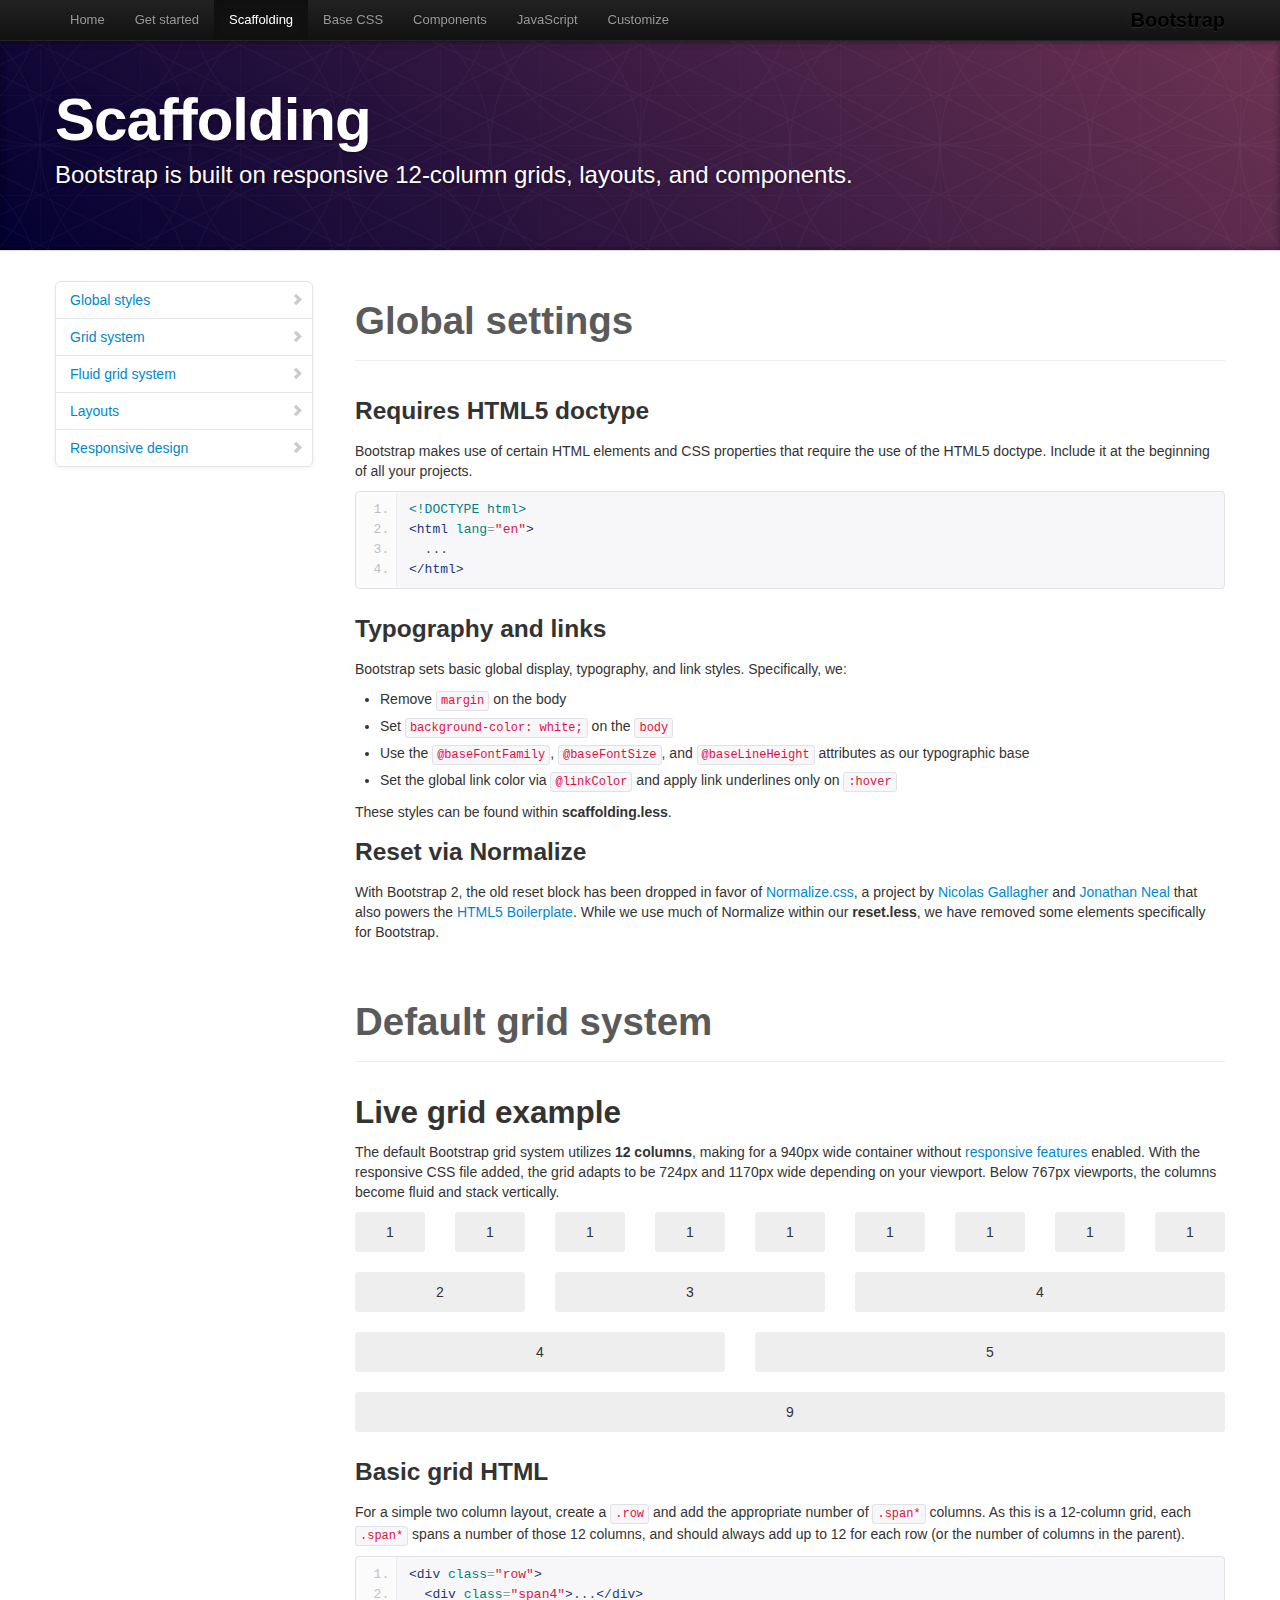
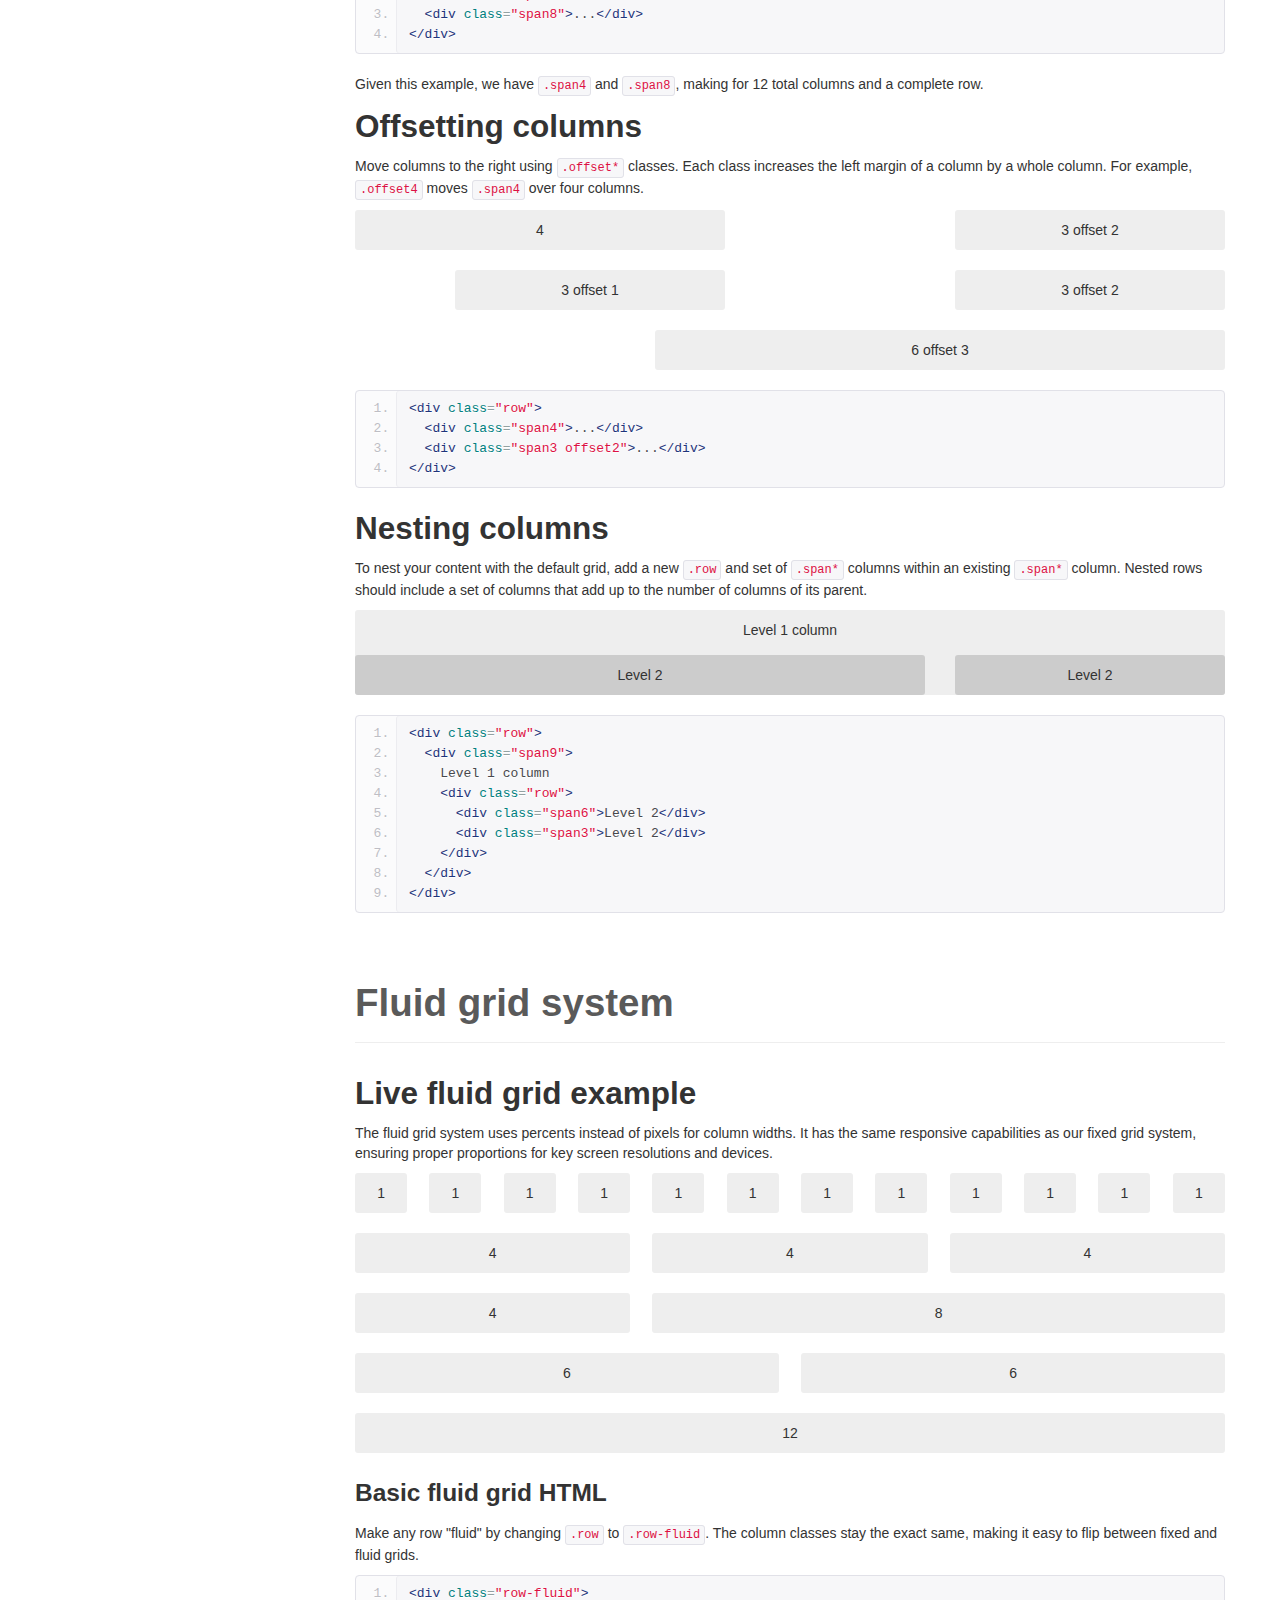
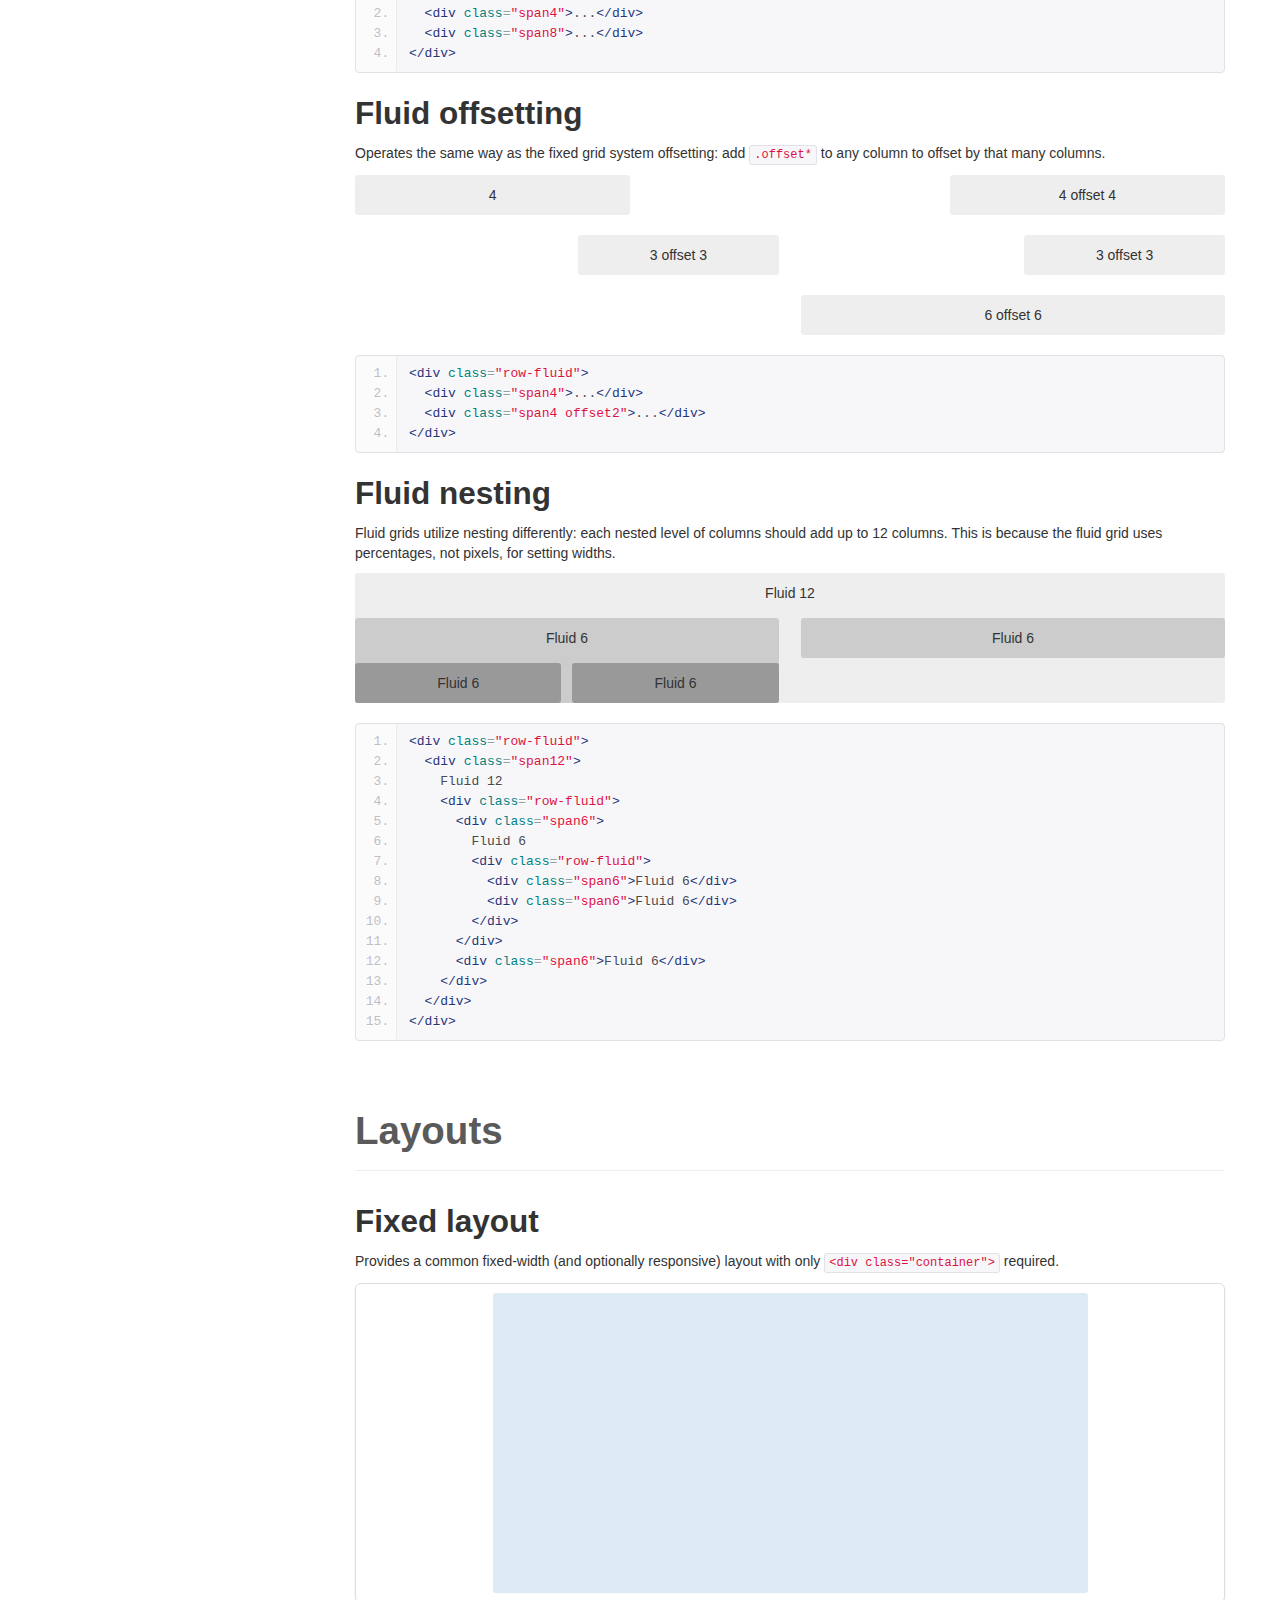
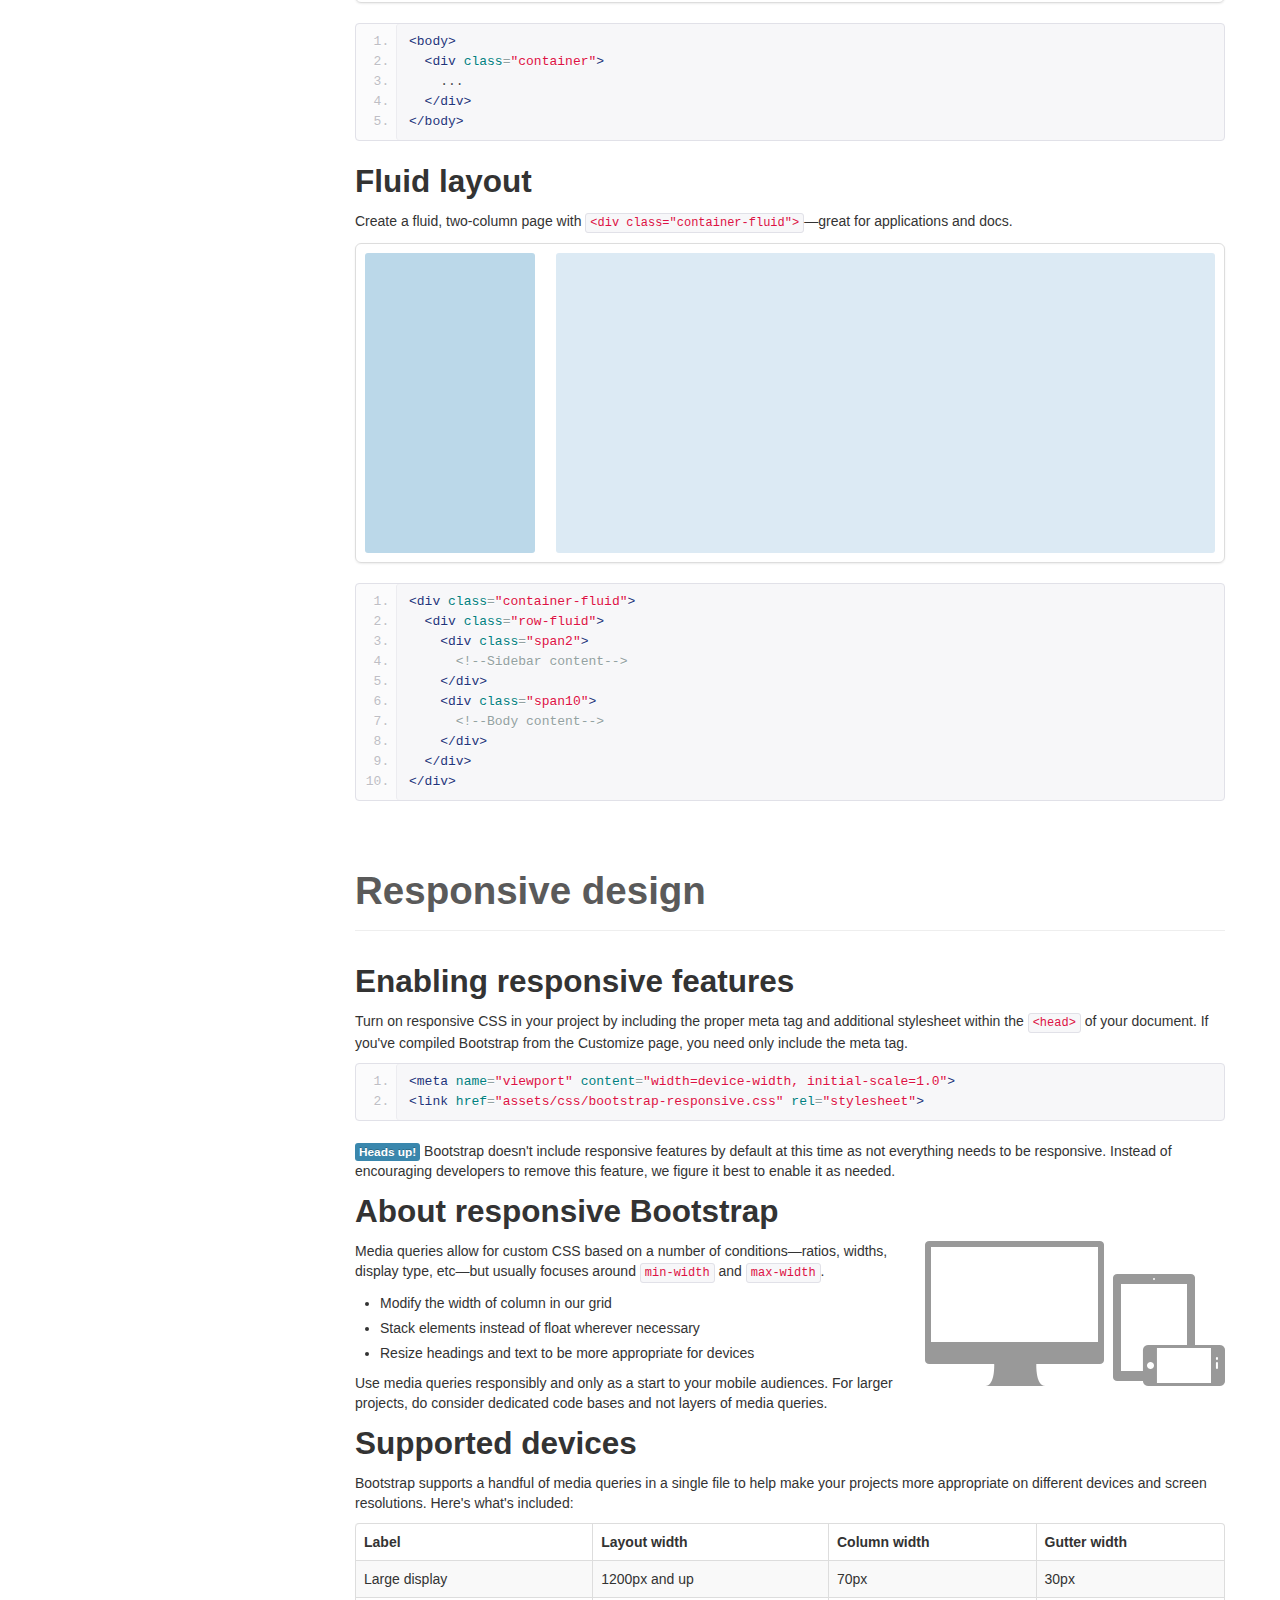
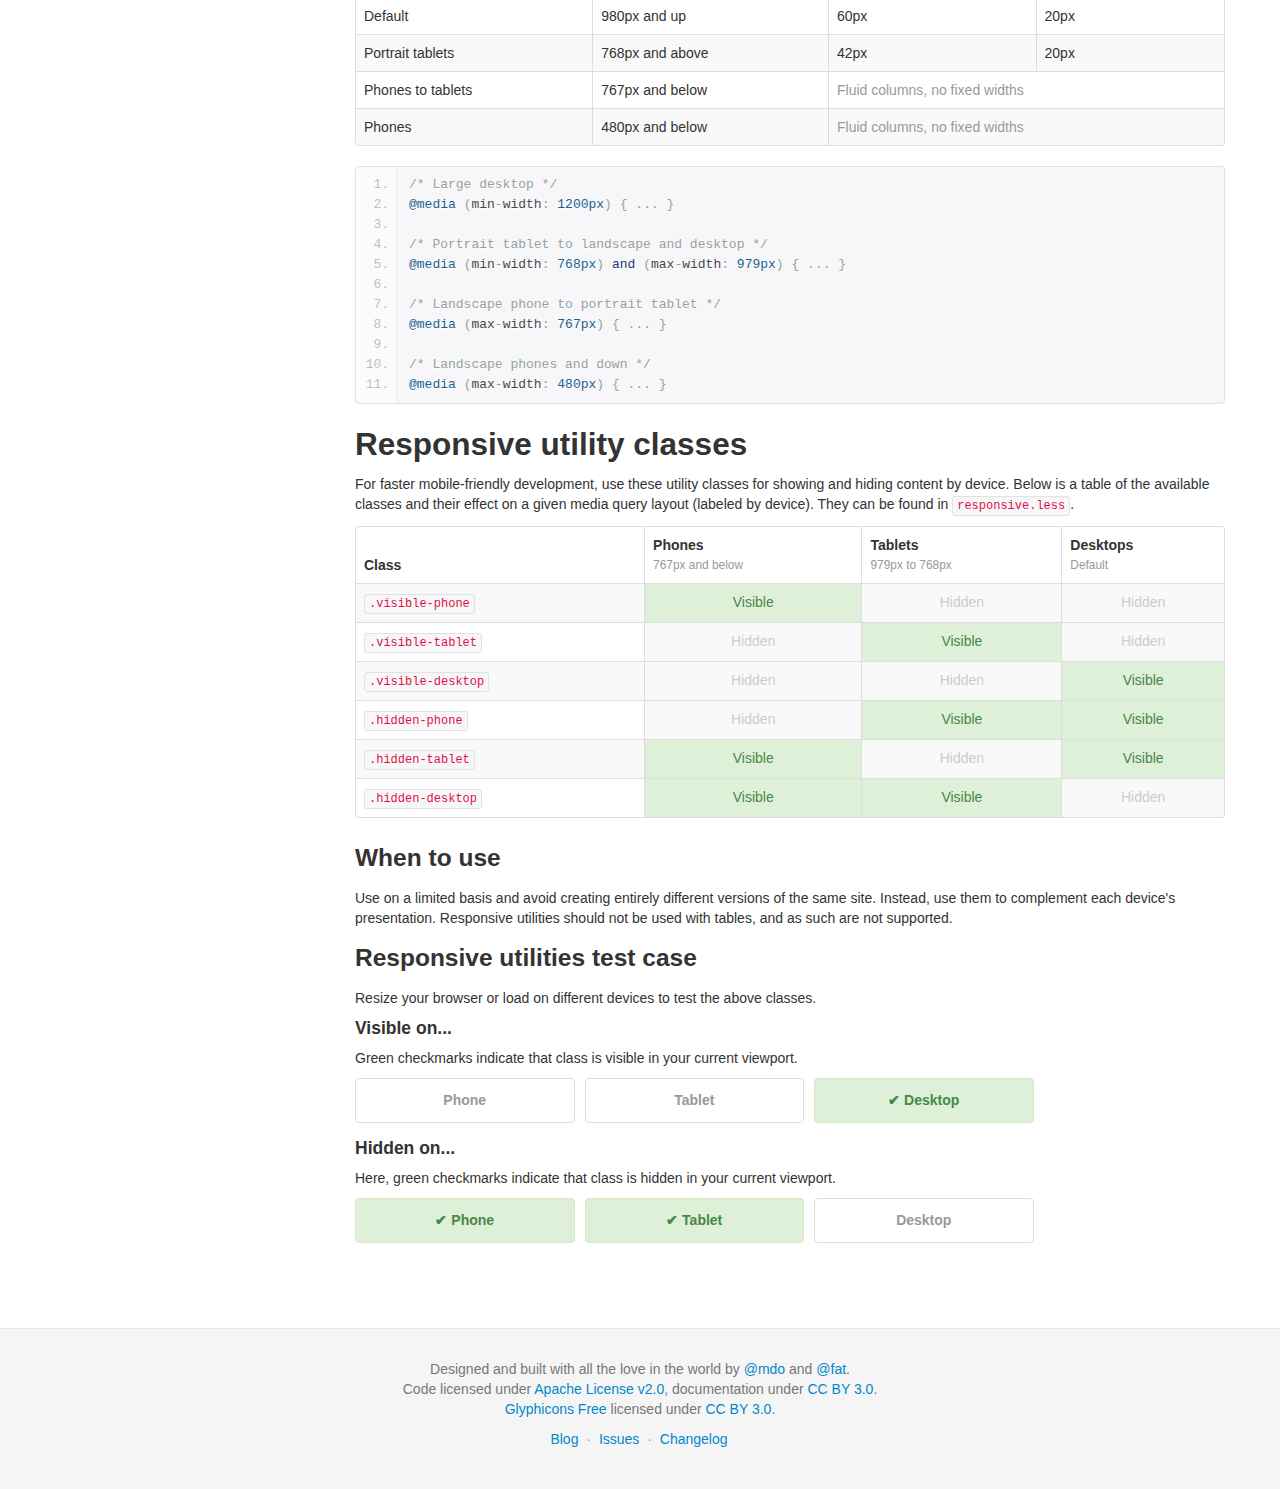
<file: twitter-bootstrap/docs/scaffolding.html>
<!DOCTYPE html>
<html lang="en">
  <head>
    <meta charset="utf-8">
    <title>Scaffolding · Bootstrap</title>
    <meta name="viewport" content="width=device-width, initial-scale=1.0">
    <meta name="description" content="">
    <meta name="author" content="">

    <!-- Le styles -->
    <link href="assets/css/bootstrap.css" rel="stylesheet">
    <link href="assets/css/bootstrap-responsive.css" rel="stylesheet">
    <link href="assets/css/docs.css" rel="stylesheet">
    <link href="assets/js/google-code-prettify/prettify.css" rel="stylesheet">

    <!-- Le HTML5 shim, for IE6-8 support of HTML5 elements -->
    <!--[if lt IE 9]>
      <script src="assets/js/html5shiv.js"></script>
    <![endif]-->

    <!-- Le fav and touch icons -->
    <link rel="apple-touch-icon-precomposed" sizes="144x144" href="assets/ico/apple-touch-icon-144-precomposed.png">
    <link rel="apple-touch-icon-precomposed" sizes="114x114" href="assets/ico/apple-touch-icon-114-precomposed.png">
      <link rel="apple-touch-icon-precomposed" sizes="72x72" href="assets/ico/apple-touch-icon-72-precomposed.png">
                    <link rel="apple-touch-icon-precomposed" href="assets/ico/apple-touch-icon-57-precomposed.png">
                                   <link rel="shortcut icon" href="assets/ico/favicon.png">

    <script type="text/javascript">
      var _gaq = _gaq || [];
      _gaq.push(['_setAccount', 'UA-146052-10']);
      _gaq.push(['_trackPageview']);
      (function() {
        var ga = document.createElement('script'); ga.type = 'text/javascript'; ga.async = true;
        ga.src = ('https:' == document.location.protocol ? 'https://ssl' : 'http://www') + '.google-analytics.com/ga.js';
        var s = document.getElementsByTagName('script')[0]; s.parentNode.insertBefore(ga, s);
      })();
    </script>
  </head>

  <body data-spy="scroll" data-target=".bs-docs-sidebar">

    <!-- Navbar
    ================================================== -->
    <div class="navbar navbar-inverse navbar-fixed-top">
      <div class="navbar-inner">
        <div class="container">
          <button type="button" class="btn btn-navbar" data-toggle="collapse" data-target=".nav-collapse">
            <span class="icon-bar"></span>
            <span class="icon-bar"></span>
            <span class="icon-bar"></span>
          </button>
          <a class="brand" href="./index.html">Bootstrap</a>
          <div class="nav-collapse collapse">
            <ul class="nav">
              <li class="">
                <a href="./index.html">Home</a>
              </li>
              <li class="">
                <a href="./getting-started.html">Get started</a>
              </li>
              <li class="active">
                <a href="./scaffolding.html">Scaffolding</a>
              </li>
              <li class="">
                <a href="./base-css.html">Base CSS</a>
              </li>
              <li class="">
                <a href="./components.html">Components</a>
              </li>
              <li class="">
                <a href="./javascript.html">JavaScript</a>
              </li>
              <li class="">
                <a href="./customize.html">Customize</a>
              </li>
            </ul>
          </div>
        </div>
      </div>
    </div>

<!-- Subhead
================================================== -->
<header class="jumbotron subhead" id="overview">
  <div class="container">
    <h1>Scaffolding</h1>
    <p class="lead">Bootstrap is built on responsive 12-column grids, layouts, and components.</p>
  </div>
</header>

  <div class="container">

    <!-- Docs nav
    ================================================== -->
    <div class="row">
      <div class="span3 bs-docs-sidebar">
        <ul class="nav nav-list bs-docs-sidenav">
          <li><a href="#global"><i class="icon-chevron-right"></i> Global styles</a></li>
          <li><a href="#gridSystem"><i class="icon-chevron-right"></i> Grid system</a></li>
          <li><a href="#fluidGridSystem"><i class="icon-chevron-right"></i> Fluid grid system</a></li>
          <li><a href="#layouts"><i class="icon-chevron-right"></i> Layouts</a></li>
          <li><a href="#responsive"><i class="icon-chevron-right"></i> Responsive design</a></li>
        </ul>
      </div>
      <div class="span9">



        <!-- Global Bootstrap settings
        ================================================== -->
        <section id="global">
          <div class="page-header">
            <h1>Global settings</h1>
          </div>

          <h3>Requires HTML5 doctype</h3>
          <p>Bootstrap makes use of certain HTML elements and CSS properties that require the use of the HTML5 doctype. Include it at the beginning of all your projects.</p>
<pre class="prettyprint linenums">
&lt;!DOCTYPE html&gt;
&lt;html lang="en"&gt;
  ...
&lt;/html&gt;
</pre>

          <h3>Typography and links</h3>
          <p>Bootstrap sets basic global display, typography, and link styles. Specifically, we:</p>
          <ul>
            <li>Remove <code>margin</code> on the body</li>
            <li>Set <code>background-color: white;</code> on the <code>body</code></li>
            <li>Use the <code>@baseFontFamily</code>, <code>@baseFontSize</code>, and <code>@baseLineHeight</code> attributes as our typographic base</li>
            <li>Set the global link color via <code>@linkColor</code> and apply link underlines only on <code>:hover</code></li>
          </ul>
          <p>These styles can be found within <strong>scaffolding.less</strong>.</p>

          <h3>Reset via Normalize</h3>
          <p>With Bootstrap 2, the old reset block has been dropped in favor of <a href="http://necolas.github.com/normalize.css/" target="_blank">Normalize.css</a>, a project by <a href="http://twitter.com/necolas" target="_blank">Nicolas Gallagher</a> and <a href="http://twitter.com/jon_neal" target="_blank">Jonathan Neal</a> that also powers the <a href="http://html5boilerplate.com" target="_blank">HTML5 Boilerplate</a>. While we use much of Normalize within our <strong>reset.less</strong>, we have removed some elements specifically for Bootstrap.</p>

        </section>




        <!-- Grid system
        ================================================== -->
        <section id="gridSystem">
          <div class="page-header">
            <h1>Default grid system</h1>
          </div>

          <h2>Live grid example</h2>
          <p>The default Bootstrap grid system utilizes <strong>12 columns</strong>, making for a 940px wide container without <a href="./scaffolding.html#responsive">responsive features</a> enabled. With the responsive CSS file added, the grid adapts to be 724px and 1170px wide depending on your viewport. Below 767px viewports, the columns become fluid and stack vertically.</p>
          <div class="bs-docs-grid">
            <div class="row show-grid">
              <div class="span1">1</div>
              <div class="span1">1</div>
              <div class="span1">1</div>
              <div class="span1">1</div>
              <div class="span1">1</div>
              <div class="span1">1</div>
              <div class="span1">1</div>
              <div class="span1">1</div>
              <div class="span1">1</div>
            </div>
            <div class="row show-grid">
              <div class="span2">2</div>
              <div class="span3">3</div>
              <div class="span4">4</div>
            </div>
            <div class="row show-grid">
              <div class="span4">4</div>
              <div class="span5">5</div>
            </div>
            <div class="row show-grid">
              <div class="span9">9</div>
            </div>
          </div>

          <h3>Basic grid HTML</h3>
          <p>For a simple two column layout, create a <code>.row</code> and add the appropriate number of <code>.span*</code> columns. As this is a 12-column grid, each <code>.span*</code> spans a number of those 12 columns, and should always add up to 12 for each row (or the number of columns in the parent).</p>
<pre class="prettyprint linenums">
&lt;div class="row"&gt;
  &lt;div class="span4"&gt;...&lt;/div&gt;
  &lt;div class="span8"&gt;...&lt;/div&gt;
&lt;/div&gt;
</pre>
          <p>Given this example, we have <code>.span4</code> and <code>.span8</code>, making for 12 total columns and a complete row.</p>

          <h2>Offsetting columns</h2>
          <p>Move columns to the right using <code>.offset*</code> classes. Each class increases the left margin of a column by a whole column. For example, <code>.offset4</code> moves <code>.span4</code> over four columns.</p>
          <div class="bs-docs-grid">
            <div class="row show-grid">
              <div class="span4">4</div>
              <div class="span3 offset2">3 offset 2</div>
            </div><!-- /row -->
            <div class="row show-grid">
              <div class="span3 offset1">3 offset 1</div>
              <div class="span3 offset2">3 offset 2</div>
            </div><!-- /row -->
            <div class="row show-grid">
              <div class="span6 offset3">6 offset 3</div>
            </div><!-- /row -->
          </div>
<pre class="prettyprint linenums">
&lt;div class="row"&gt;
  &lt;div class="span4"&gt;...&lt;/div&gt;
  &lt;div class="span3 offset2"&gt;...&lt;/div&gt;
&lt;/div&gt;
</pre>

          <h2>Nesting columns</h2>
          <p>To nest your content with the default grid, add a new <code>.row</code> and set of <code>.span*</code> columns within an existing <code>.span*</code> column. Nested rows should include a set of columns that add up to the number of columns of its parent.</p>
          <div class="row show-grid">
            <div class="span9">
              Level 1 column
              <div class="row show-grid">
                <div class="span6">
                  Level 2
                </div>
                <div class="span3">
                  Level 2
                </div>
              </div>
            </div>
          </div>
<pre class="prettyprint linenums">
&lt;div class="row"&gt;
  &lt;div class="span9"&gt;
    Level 1 column
    &lt;div class="row"&gt;
      &lt;div class="span6"&gt;Level 2&lt;/div&gt;
      &lt;div class="span3"&gt;Level 2&lt;/div&gt;
    &lt;/div&gt;
  &lt;/div&gt;
&lt;/div&gt;
</pre>
        </section>



        <!-- Fluid grid system
        ================================================== -->
        <section id="fluidGridSystem">
          <div class="page-header">
            <h1>Fluid grid system</h1>
          </div>

          <h2>Live fluid grid example</h2>
          <p>The fluid grid system uses percents instead of pixels for column widths. It has the same responsive capabilities as our fixed grid system, ensuring proper proportions for key screen resolutions and devices.</p>
          <div class="bs-docs-grid">
            <div class="row-fluid show-grid">
              <div class="span1">1</div>
              <div class="span1">1</div>
              <div class="span1">1</div>
              <div class="span1">1</div>
              <div class="span1">1</div>
              <div class="span1">1</div>
              <div class="span1">1</div>
              <div class="span1">1</div>
              <div class="span1">1</div>
              <div class="span1">1</div>
              <div class="span1">1</div>
              <div class="span1">1</div>
            </div>
            <div class="row-fluid show-grid">
              <div class="span4">4</div>
              <div class="span4">4</div>
              <div class="span4">4</div>
            </div>
            <div class="row-fluid show-grid">
              <div class="span4">4</div>
              <div class="span8">8</div>
            </div>
            <div class="row-fluid show-grid">
              <div class="span6">6</div>
              <div class="span6">6</div>
            </div>
            <div class="row-fluid show-grid">
              <div class="span12">12</div>
            </div>
          </div>

          <h3>Basic fluid grid HTML</h3>
          <p>Make any row "fluid" by changing <code>.row</code> to <code>.row-fluid</code>. The column classes stay the exact same, making it easy to flip between fixed and fluid grids.</p>
<pre class="prettyprint linenums">
&lt;div class="row-fluid"&gt;
  &lt;div class="span4"&gt;...&lt;/div&gt;
  &lt;div class="span8"&gt;...&lt;/div&gt;
&lt;/div&gt;
</pre>

          <h2>Fluid offsetting</h2>
          <p>Operates the same way as the fixed grid system offsetting: add <code>.offset*</code> to any column to offset by that many columns.</p>
          <div class="bs-docs-grid">
            <div class="row-fluid show-grid">
              <div class="span4">4</div>
              <div class="span4 offset4">4 offset 4</div>
            </div><!-- /row -->
            <div class="row-fluid show-grid">
              <div class="span3 offset3">3 offset 3</div>
              <div class="span3 offset3">3 offset 3</div>
            </div><!-- /row -->
            <div class="row-fluid show-grid">
              <div class="span6 offset6">6 offset 6</div>
            </div><!-- /row -->
          </div>
<pre class="prettyprint linenums">
&lt;div class="row-fluid"&gt;
  &lt;div class="span4"&gt;...&lt;/div&gt;
  &lt;div class="span4 offset2"&gt;...&lt;/div&gt;
&lt;/div&gt;
</pre>

          <h2>Fluid nesting</h2>
          <p>Fluid grids utilize nesting differently: each nested level of columns should add up to 12 columns. This is because the fluid grid uses percentages, not pixels, for setting widths.</p>
          <div class="row-fluid show-grid">
            <div class="span12">
              Fluid 12
              <div class="row-fluid show-grid">
                <div class="span6">
                  Fluid 6
                  <div class="row-fluid show-grid">
                    <div class="span6">
                      Fluid 6
                    </div>
                    <div class="span6">
                      Fluid 6
                    </div>
                  </div>
                </div>
                <div class="span6">
                  Fluid 6
                </div>
              </div>
            </div>
          </div>
<pre class="prettyprint linenums">
&lt;div class="row-fluid"&gt;
  &lt;div class="span12"&gt;
    Fluid 12
    &lt;div class="row-fluid"&gt;
      &lt;div class="span6"&gt;
        Fluid 6
        &lt;div class="row-fluid"&gt;
          &lt;div class="span6"&gt;Fluid 6&lt;/div&gt;
          &lt;div class="span6"&gt;Fluid 6&lt;/div&gt;
        &lt;/div&gt;
      &lt;/div&gt;
      &lt;div class="span6"&gt;Fluid 6&lt;/div&gt;
    &lt;/div&gt;
  &lt;/div&gt;
&lt;/div&gt;
</pre>

        </section>




        <!-- Layouts (Default and fluid)
        ================================================== -->
        <section id="layouts">
          <div class="page-header">
            <h1>Layouts</h1>
          </div>

          <h2>Fixed layout</h2>
          <p>Provides a common fixed-width (and optionally responsive) layout with only <code>&lt;div class="container"&gt;</code> required.</p>
          <div class="mini-layout">
            <div class="mini-layout-body"></div>
          </div>
<pre class="prettyprint linenums">
&lt;body&gt;
  &lt;div class="container"&gt;
    ...
  &lt;/div&gt;
&lt;/body&gt;
</pre>

          <h2>Fluid layout</h2>
          <p>Create a fluid, two-column page with <code>&lt;div class="container-fluid"&gt;</code>&mdash;great for applications and docs.</p>
          <div class="mini-layout fluid">
            <div class="mini-layout-sidebar"></div>
            <div class="mini-layout-body"></div>
          </div>
<pre class="prettyprint linenums">
&lt;div class="container-fluid"&gt;
  &lt;div class="row-fluid"&gt;
    &lt;div class="span2"&gt;
      &lt;!--Sidebar content--&gt;
    &lt;/div&gt;
    &lt;div class="span10"&gt;
      &lt;!--Body content--&gt;
    &lt;/div&gt;
  &lt;/div&gt;
&lt;/div&gt;
</pre>
        </section>




        <!-- Responsive design
        ================================================== -->
        <section id="responsive">
          <div class="page-header">
            <h1>Responsive design</h1>
          </div>

          <h2>Enabling responsive features</h2>
          <p>Turn on responsive CSS in your project by including the proper meta tag and additional stylesheet within the <code>&lt;head&gt;</code> of your document. If you've compiled Bootstrap from the Customize page, you need only include the meta tag.</p>
<pre class="prettyprint linenums">
&lt;meta name="viewport" content="width=device-width, initial-scale=1.0"&gt;
&lt;link href="assets/css/bootstrap-responsive.css" rel="stylesheet"&gt;
</pre>
          <p><span class="label label-info">Heads up!</span>  Bootstrap doesn't include responsive features by default at this time as not everything needs to be responsive. Instead of encouraging developers to remove this feature, we figure it best to enable it as needed.</p>

          <h2>About responsive Bootstrap</h2>
          <img src="assets/img/responsive-illustrations.png" alt="Responsive devices" style="float: right; margin: 0 0 20px 20px;">
          <p>Media queries allow for custom CSS based on a number of conditions&mdash;ratios, widths, display type, etc&mdash;but usually focuses around <code>min-width</code> and <code>max-width</code>.</p>
          <ul>
            <li>Modify the width of column in our grid</li>
            <li>Stack elements instead of float wherever necessary</li>
            <li>Resize headings and text to be more appropriate for devices</li>
          </ul>
          <p>Use media queries responsibly and only as a start to your mobile audiences. For larger projects, do consider dedicated code bases and not layers of media queries.</p>

          <h2>Supported devices</h2>
          <p>Bootstrap supports a handful of media queries in a single file to help make your projects more appropriate on different devices and screen resolutions. Here's what's included:</p>
          <table class="table table-bordered table-striped">
            <thead>
              <tr>
                <th>Label</th>
                <th>Layout width</th>
                <th>Column width</th>
                <th>Gutter width</th>
              </tr>
            </thead>
            <tbody>
              <tr>
                <td>Large display</td>
                <td>1200px and up</td>
                <td>70px</td>
                <td>30px</td>
              </tr>
              <tr>
                <td>Default</td>
                <td>980px and up</td>
                <td>60px</td>
                <td>20px</td>
              </tr>
              <tr>
                <td>Portrait tablets</td>
                <td>768px and above</td>
                <td>42px</td>
                <td>20px</td>
              </tr>
              <tr>
                <td>Phones to tablets</td>
                <td>767px and below</td>
                <td class="muted" colspan="2">Fluid columns, no fixed widths</td>
              </tr>
              <tr>
                <td>Phones</td>
                <td>480px and below</td>
                <td class="muted" colspan="2">Fluid columns, no fixed widths</td>
              </tr>
            </tbody>
          </table>
<pre class="prettyprint linenums">
/* Large desktop */
@media (min-width: 1200px) { ... }

/* Portrait tablet to landscape and desktop */
@media (min-width: 768px) and (max-width: 979px) { ... }

/* Landscape phone to portrait tablet */
@media (max-width: 767px) { ... }

/* Landscape phones and down */
@media (max-width: 480px) { ... }
</pre>


          <h2>Responsive utility classes</h2>
          <p>For faster mobile-friendly development, use these utility classes for showing and hiding content by device. Below is a table of the available classes and their effect on a given media query layout (labeled by device). They can be found in <code>responsive.less</code>.</p>
          <table class="table table-bordered table-striped responsive-utilities">
            <thead>
              <tr>
                <th>Class</th>
                <th>Phones <small>767px and below</small></th>
                <th>Tablets <small>979px to 768px</small></th>
                <th>Desktops <small>Default</small></th>
              </tr>
            </thead>
            <tbody>
              <tr>
                <th><code>.visible-phone</code></th>
                <td class="is-visible">Visible</td>
                <td class="is-hidden">Hidden</td>
                <td class="is-hidden">Hidden</td>
              </tr>
              <tr>
                <th><code>.visible-tablet</code></th>
                <td class="is-hidden">Hidden</td>
                <td class="is-visible">Visible</td>
                <td class="is-hidden">Hidden</td>
              </tr>
              <tr>
                <th><code>.visible-desktop</code></th>
                <td class="is-hidden">Hidden</td>
                <td class="is-hidden">Hidden</td>
                <td class="is-visible">Visible</td>
              </tr>
              <tr>
                <th><code>.hidden-phone</code></th>
                <td class="is-hidden">Hidden</td>
                <td class="is-visible">Visible</td>
                <td class="is-visible">Visible</td>
              </tr>
              <tr>
                <th><code>.hidden-tablet</code></th>
                <td class="is-visible">Visible</td>
                <td class="is-hidden">Hidden</td>
                <td class="is-visible">Visible</td>
              </tr>
              <tr>
                <th><code>.hidden-desktop</code></th>
                <td class="is-visible">Visible</td>
                <td class="is-visible">Visible</td>
                <td class="is-hidden">Hidden</td>
              </tr>
            </tbody>
          </table>

          <h3>When to use</h3>
          <p>Use on a limited basis and avoid creating entirely different versions of the same site. Instead, use them to complement each device's presentation. Responsive utilities should not be used with tables, and as such are not supported.</p>

          <h3>Responsive utilities test case</h3>
          <p>Resize your browser or load on different devices to test the above classes.</p>
          <h4>Visible on...</h4>
          <p>Green checkmarks indicate that class is visible in your current viewport.</p>
          <ul class="responsive-utilities-test">
            <li>Phone<span class="visible-phone">&#10004; Phone</span></li>
            <li>Tablet<span class="visible-tablet">&#10004; Tablet</span></li>
            <li>Desktop<span class="visible-desktop">&#10004; Desktop</span></li>
          </ul>
          <h4>Hidden on...</h4>
          <p>Here, green checkmarks indicate that class is hidden in your current viewport.</p>
          <ul class="responsive-utilities-test hidden-on">
            <li>Phone<span class="hidden-phone">&#10004; Phone</span></li>
            <li>Tablet<span class="hidden-tablet">&#10004; Tablet</span></li>
            <li>Desktop<span class="hidden-desktop">&#10004; Desktop</span></li>
          </ul>

        </section>



      </div>
    </div>

  </div>



    <!-- Footer
    ================================================== -->
    <footer class="footer">
      <div class="container">
        <p>Designed and built with all the love in the world by <a href="http://twitter.com/mdo" target="_blank">@mdo</a> and <a href="http://twitter.com/fat" target="_blank">@fat</a>.</p>
        <p>Code licensed under <a href="http://www.apache.org/licenses/LICENSE-2.0" target="_blank">Apache License v2.0</a>, documentation under <a href="http://creativecommons.org/licenses/by/3.0/">CC BY 3.0</a>.</p>
        <p><a href="http://glyphicons.com">Glyphicons Free</a> licensed under <a href="http://creativecommons.org/licenses/by/3.0/">CC BY 3.0</a>.</p>
        <ul class="footer-links">
          <li><a href="http://blog.getbootstrap.com">Blog</a></li>
          <li class="muted">&middot;</li>
          <li><a href="https://github.com/twitter/bootstrap/issues?state=open">Issues</a></li>
          <li class="muted">&middot;</li>
          <li><a href="https://github.com/twitter/bootstrap/blob/master/CHANGELOG.md">Changelog</a></li>
        </ul>
      </div>
    </footer>



    <!-- Le javascript
    ================================================== -->
    <!-- Placed at the end of the document so the pages load faster -->
    <script type="text/javascript" src="http://platform.twitter.com/widgets.js"></script>
    <script src="assets/js/jquery.js"></script>
    <script src="assets/js/bootstrap-transition.js"></script>
    <script src="assets/js/bootstrap-alert.js"></script>
    <script src="assets/js/bootstrap-modal.js"></script>
    <script src="assets/js/bootstrap-dropdown.js"></script>
    <script src="assets/js/bootstrap-scrollspy.js"></script>
    <script src="assets/js/bootstrap-tab.js"></script>
    <script src="assets/js/bootstrap-tooltip.js"></script>
    <script src="assets/js/bootstrap-popover.js"></script>
    <script src="assets/js/bootstrap-button.js"></script>
    <script src="assets/js/bootstrap-collapse.js"></script>
    <script src="assets/js/bootstrap-carousel.js"></script>
    <script src="assets/js/bootstrap-typeahead.js"></script>
    <script src="assets/js/bootstrap-affix.js"></script>

    <script src="assets/js/holder/holder.js"></script>
    <script src="assets/js/google-code-prettify/prettify.js"></script>

    <script src="assets/js/application.js"></script>


    <!-- Analytics
    ================================================== -->
    <script>
      var _gauges = _gauges || [];
      (function() {
        var t   = document.createElement('script');
        t.type  = 'text/javascript';
        t.async = true;
        t.id    = 'gauges-tracker';
        t.setAttribute('data-site-id', '4f0dc9fef5a1f55508000013');
        t.src = '//secure.gaug.es/track.js';
        var s = document.getElementsByTagName('script')[0];
        s.parentNode.insertBefore(t, s);
      })();
    </script>

  </body>
</html>
</file>
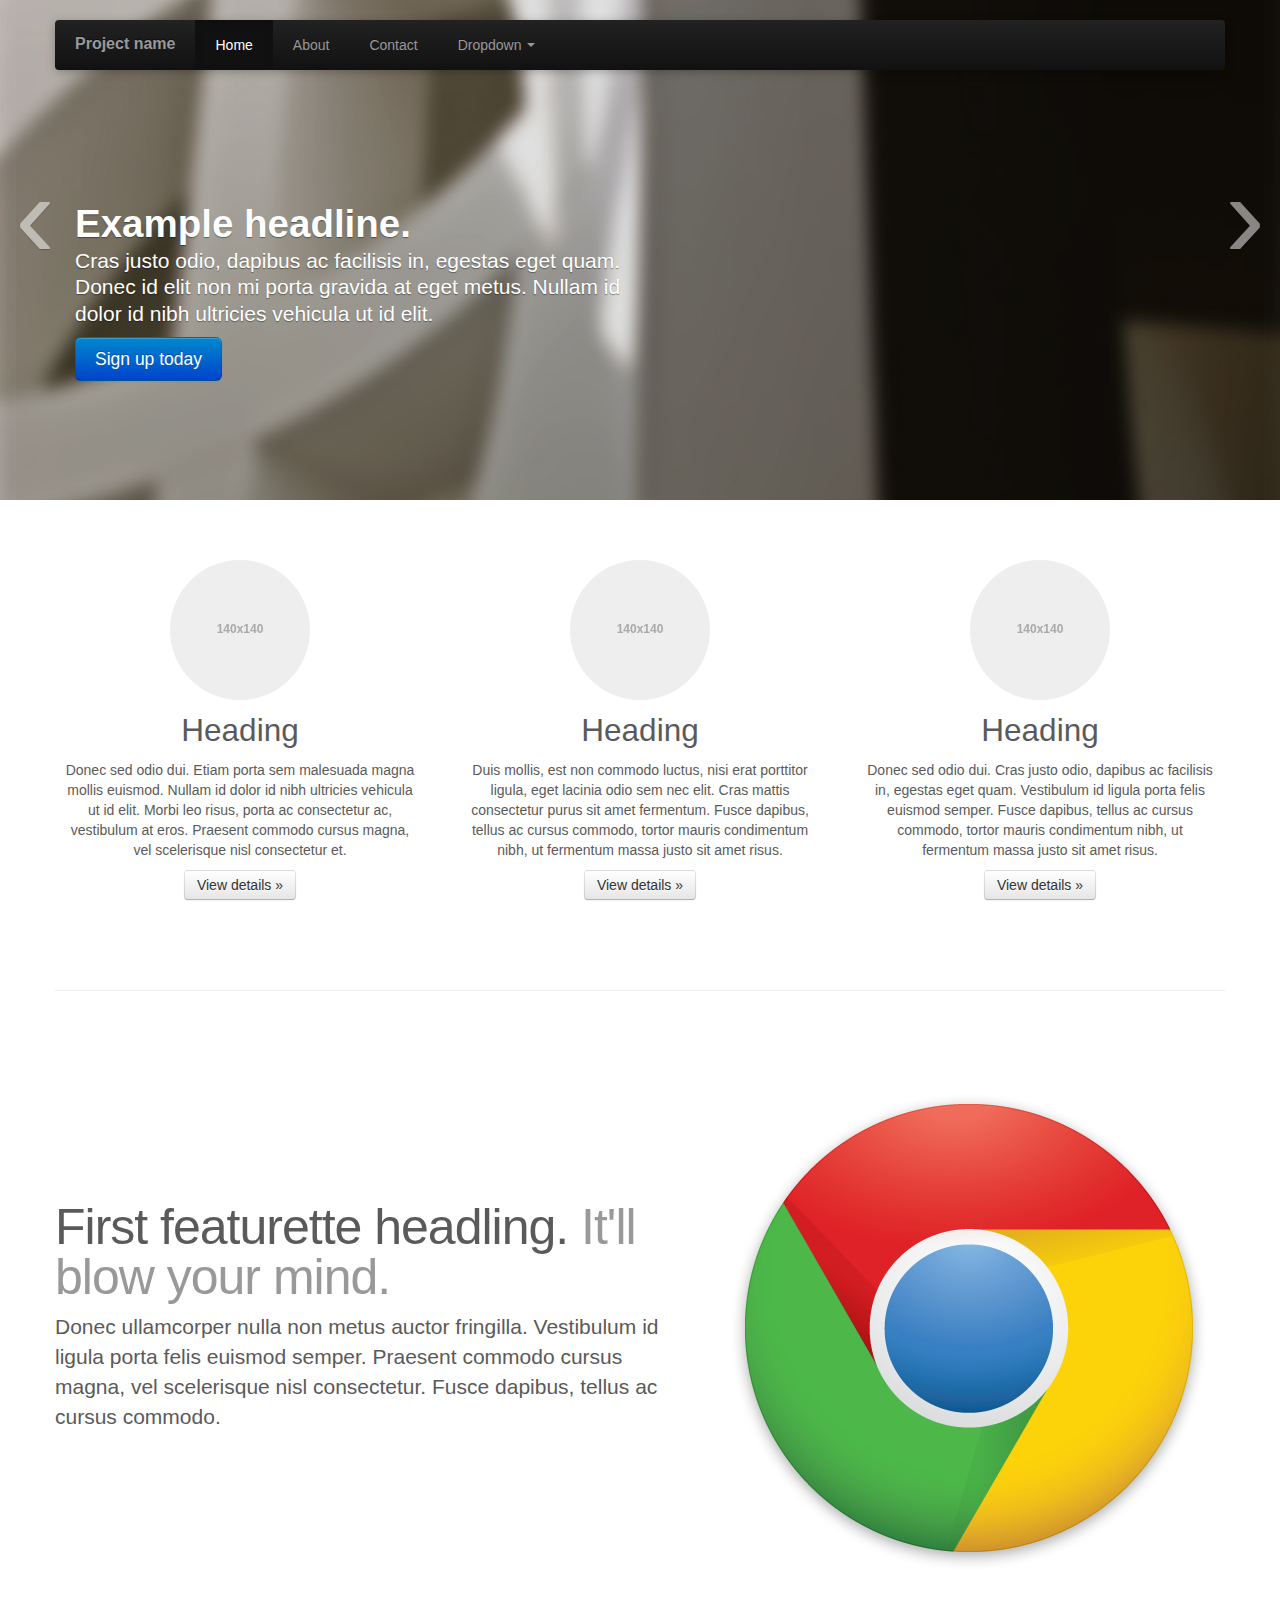
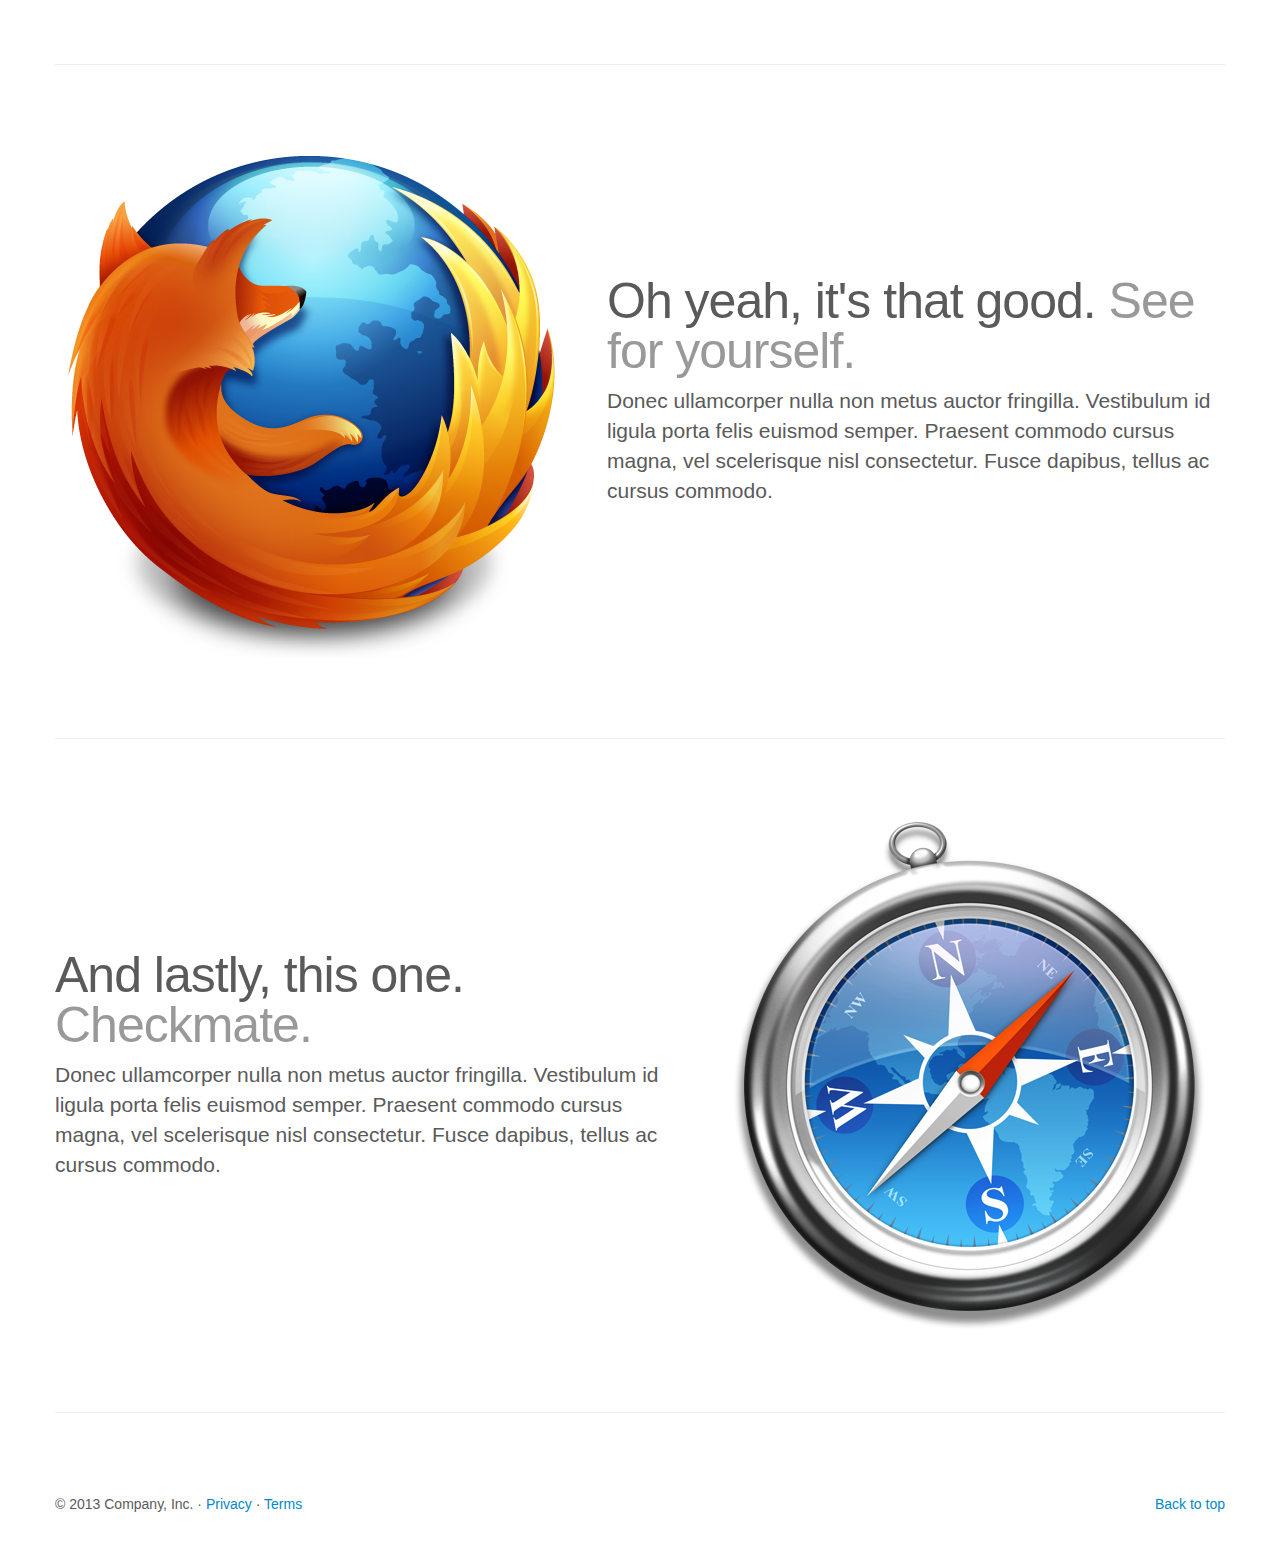
<file: twitter-bootstrap/docs/examples/carousel.html>
<!DOCTYPE html>
<html lang="en">
  <head>
    <meta charset="utf-8">
    <title>Carousel Template &middot; Bootstrap</title>
    <meta name="viewport" content="width=device-width, initial-scale=1.0">
    <meta name="description" content="">
    <meta name="author" content="">

    <!-- Le styles -->
    <link href="../assets/css/bootstrap.css" rel="stylesheet">
    <link href="../assets/css/bootstrap-responsive.css" rel="stylesheet">
    <style>

    /* GLOBAL STYLES
    -------------------------------------------------- */
    /* Padding below the footer and lighter body text */

    body {
      padding-bottom: 40px;
      color: #5a5a5a;
    }



    /* CUSTOMIZE THE NAVBAR
    -------------------------------------------------- */

    /* Special class on .container surrounding .navbar, used for positioning it into place. */
    .navbar-wrapper {
      position: absolute;
      top: 0;
      left: 0;
      right: 0;
      z-index: 10;
      margin-top: 20px;
      margin-bottom: -90px; /* Negative margin to pull up carousel. 90px is roughly margins and height of navbar. */
    }
    .navbar-wrapper .navbar {

    }

    /* Remove border and change up box shadow for more contrast */
    .navbar .navbar-inner {
      border: 0;
      -webkit-box-shadow: 0 2px 10px rgba(0,0,0,.25);
         -moz-box-shadow: 0 2px 10px rgba(0,0,0,.25);
              box-shadow: 0 2px 10px rgba(0,0,0,.25);
    }

    /* Downsize the brand/project name a bit */
    .navbar .brand {
      padding: 14px 20px 16px; /* Increase vertical padding to match navbar links */
      font-size: 16px;
      font-weight: bold;
      text-shadow: 0 -1px 0 rgba(0,0,0,.5);
    }

    /* Navbar links: increase padding for taller navbar */
    .navbar .nav > li > a {
      padding: 15px 20px;
    }

    /* Offset the responsive button for proper vertical alignment */
    .navbar .btn-navbar {
      margin-top: 10px;
    }



    /* CUSTOMIZE THE CAROUSEL
    -------------------------------------------------- */

    /* Carousel base class */
    .carousel {
      margin-bottom: 60px;
    }

    .carousel .container {
      position: relative;
      z-index: 9;
    }

    .carousel-control {
      height: 80px;
      margin-top: 0;
      font-size: 120px;
      text-shadow: 0 1px 1px rgba(0,0,0,.4);
      background-color: transparent;
      border: 0;
      z-index: 10;
    }

    .carousel .item {
      height: 500px;
    }
    .carousel img {
      position: absolute;
      top: 0;
      left: 0;
      min-width: 100%;
      height: 500px;
    }

    .carousel-caption {
      background-color: transparent;
      position: static;
      max-width: 550px;
      padding: 0 20px;
      margin-top: 200px;
    }
    .carousel-caption h1,
    .carousel-caption .lead {
      margin: 0;
      line-height: 1.25;
      color: #fff;
      text-shadow: 0 1px 1px rgba(0,0,0,.4);
    }
    .carousel-caption .btn {
      margin-top: 10px;
    }



    /* MARKETING CONTENT
    -------------------------------------------------- */

    /* Center align the text within the three columns below the carousel */
    .marketing .span4 {
      text-align: center;
    }
    .marketing h2 {
      font-weight: normal;
    }
    .marketing .span4 p {
      margin-left: 10px;
      margin-right: 10px;
    }


    /* Featurettes
    ------------------------- */

    .featurette-divider {
      margin: 80px 0; /* Space out the Bootstrap <hr> more */
    }
    .featurette {
      padding-top: 120px; /* Vertically center images part 1: add padding above and below text. */
      overflow: hidden; /* Vertically center images part 2: clear their floats. */
    }
    .featurette-image {
      margin-top: -120px; /* Vertically center images part 3: negative margin up the image the same amount of the padding to center it. */
    }

    /* Give some space on the sides of the floated elements so text doesn't run right into it. */
    .featurette-image.pull-left {
      margin-right: 40px;
    }
    .featurette-image.pull-right {
      margin-left: 40px;
    }

    /* Thin out the marketing headings */
    .featurette-heading {
      font-size: 50px;
      font-weight: 300;
      line-height: 1;
      letter-spacing: -1px;
    }



    /* RESPONSIVE CSS
    -------------------------------------------------- */

    @media (max-width: 979px) {

      .container.navbar-wrapper {
        margin-bottom: 0;
        width: auto;
      }
      .navbar-inner {
        border-radius: 0;
        margin: -20px 0;
      }

      .carousel .item {
        height: 500px;
      }
      .carousel img {
        width: auto;
        height: 500px;
      }

      .featurette {
        height: auto;
        padding: 0;
      }
      .featurette-image.pull-left,
      .featurette-image.pull-right {
        display: block;
        float: none;
        max-width: 40%;
        margin: 0 auto 20px;
      }
    }


    @media (max-width: 767px) {

      .navbar-inner {
        margin: -20px;
      }

      .carousel {
        margin-left: -20px;
        margin-right: -20px;
      }
      .carousel .container {

      }
      .carousel .item {
        height: 300px;
      }
      .carousel img {
        height: 300px;
      }
      .carousel-caption {
        width: 65%;
        padding: 0 70px;
        margin-top: 100px;
      }
      .carousel-caption h1 {
        font-size: 30px;
      }
      .carousel-caption .lead,
      .carousel-caption .btn {
        font-size: 18px;
      }

      .marketing .span4 + .span4 {
        margin-top: 40px;
      }

      .featurette-heading {
        font-size: 30px;
      }
      .featurette .lead {
        font-size: 18px;
        line-height: 1.5;
      }

    }
    </style>

    <!-- HTML5 shim, for IE6-8 support of HTML5 elements -->
    <!--[if lt IE 9]>
      <script src="../assets/js/html5shiv.js"></script>
    <![endif]-->

    <!-- Fav and touch icons -->
    <link rel="apple-touch-icon-precomposed" sizes="144x144" href="../assets/ico/apple-touch-icon-144-precomposed.png">
    <link rel="apple-touch-icon-precomposed" sizes="114x114" href="../assets/ico/apple-touch-icon-114-precomposed.png">
      <link rel="apple-touch-icon-precomposed" sizes="72x72" href="../assets/ico/apple-touch-icon-72-precomposed.png">
                    <link rel="apple-touch-icon-precomposed" href="../assets/ico/apple-touch-icon-57-precomposed.png">
                                   <link rel="shortcut icon" href="../assets/ico/favicon.png">
  </head>

  <body>



    <!-- NAVBAR
    ================================================== -->
    <div class="navbar-wrapper">
      <!-- Wrap the .navbar in .container to center it within the absolutely positioned parent. -->
      <div class="container">

        <div class="navbar navbar-inverse">
          <div class="navbar-inner">
            <!-- Responsive Navbar Part 1: Button for triggering responsive navbar (not covered in tutorial). Include responsive CSS to utilize. -->
            <button type="button" class="btn btn-navbar" data-toggle="collapse" data-target=".nav-collapse">
              <span class="icon-bar"></span>
              <span class="icon-bar"></span>
              <span class="icon-bar"></span>
            </button>
            <a class="brand" href="#">Project name</a>
            <!-- Responsive Navbar Part 2: Place all navbar contents you want collapsed withing .navbar-collapse.collapse. -->
            <div class="nav-collapse collapse">
              <ul class="nav">
                <li class="active"><a href="#">Home</a></li>
                <li><a href="#about">About</a></li>
                <li><a href="#contact">Contact</a></li>
                <!-- Read about Bootstrap dropdowns at http://twitter.github.com/bootstrap/javascript.html#dropdowns -->
                <li class="dropdown">
                  <a href="#" class="dropdown-toggle" data-toggle="dropdown">Dropdown <b class="caret"></b></a>
                  <ul class="dropdown-menu">
                    <li><a href="#">Action</a></li>
                    <li><a href="#">Another action</a></li>
                    <li><a href="#">Something else here</a></li>
                    <li class="divider"></li>
                    <li class="nav-header">Nav header</li>
                    <li><a href="#">Separated link</a></li>
                    <li><a href="#">One more separated link</a></li>
                  </ul>
                </li>
              </ul>
            </div><!--/.nav-collapse -->
          </div><!-- /.navbar-inner -->
        </div><!-- /.navbar -->

      </div> <!-- /.container -->
    </div><!-- /.navbar-wrapper -->



    <!-- Carousel
    ================================================== -->
    <div id="myCarousel" class="carousel slide">
      <div class="carousel-inner">
        <div class="item active">
          <img src="../assets/img/examples/slide-01.jpg" alt="">
          <div class="container">
            <div class="carousel-caption">
              <h1>Example headline.</h1>
              <p class="lead">Cras justo odio, dapibus ac facilisis in, egestas eget quam. Donec id elit non mi porta gravida at eget metus. Nullam id dolor id nibh ultricies vehicula ut id elit.</p>
              <a class="btn btn-large btn-primary" href="#">Sign up today</a>
            </div>
          </div>
        </div>
        <div class="item">
          <img src="../assets/img/examples/slide-02.jpg" alt="">
          <div class="container">
            <div class="carousel-caption">
              <h1>Another example headline.</h1>
              <p class="lead">Cras justo odio, dapibus ac facilisis in, egestas eget quam. Donec id elit non mi porta gravida at eget metus. Nullam id dolor id nibh ultricies vehicula ut id elit.</p>
              <a class="btn btn-large btn-primary" href="#">Learn more</a>
            </div>
          </div>
        </div>
        <div class="item">
          <img src="../assets/img/examples/slide-03.jpg" alt="">
          <div class="container">
            <div class="carousel-caption">
              <h1>One more for good measure.</h1>
              <p class="lead">Cras justo odio, dapibus ac facilisis in, egestas eget quam. Donec id elit non mi porta gravida at eget metus. Nullam id dolor id nibh ultricies vehicula ut id elit.</p>
              <a class="btn btn-large btn-primary" href="#">Browse gallery</a>
            </div>
          </div>
        </div>
      </div>
      <a class="left carousel-control" href="#myCarousel" data-slide="prev">&lsaquo;</a>
      <a class="right carousel-control" href="#myCarousel" data-slide="next">&rsaquo;</a>
    </div><!-- /.carousel -->



    <!-- Marketing messaging and featurettes
    ================================================== -->
    <!-- Wrap the rest of the page in another container to center all the content. -->

    <div class="container marketing">

      <!-- Three columns of text below the carousel -->
      <div class="row">
        <div class="span4">
          <img class="img-circle" data-src="holder.js/140x140">
          <h2>Heading</h2>
          <p>Donec sed odio dui. Etiam porta sem malesuada magna mollis euismod. Nullam id dolor id nibh ultricies vehicula ut id elit. Morbi leo risus, porta ac consectetur ac, vestibulum at eros. Praesent commodo cursus magna, vel scelerisque nisl consectetur et.</p>
          <p><a class="btn" href="#">View details &raquo;</a></p>
        </div><!-- /.span4 -->
        <div class="span4">
          <img class="img-circle" data-src="holder.js/140x140">
          <h2>Heading</h2>
          <p>Duis mollis, est non commodo luctus, nisi erat porttitor ligula, eget lacinia odio sem nec elit. Cras mattis consectetur purus sit amet fermentum. Fusce dapibus, tellus ac cursus commodo, tortor mauris condimentum nibh, ut fermentum massa justo sit amet risus.</p>
          <p><a class="btn" href="#">View details &raquo;</a></p>
        </div><!-- /.span4 -->
        <div class="span4">
          <img class="img-circle" data-src="holder.js/140x140">
          <h2>Heading</h2>
          <p>Donec sed odio dui. Cras justo odio, dapibus ac facilisis in, egestas eget quam. Vestibulum id ligula porta felis euismod semper. Fusce dapibus, tellus ac cursus commodo, tortor mauris condimentum nibh, ut fermentum massa justo sit amet risus.</p>
          <p><a class="btn" href="#">View details &raquo;</a></p>
        </div><!-- /.span4 -->
      </div><!-- /.row -->


      <!-- START THE FEATURETTES -->

      <hr class="featurette-divider">

      <div class="featurette">
        <img class="featurette-image pull-right" src="../assets/img/examples/browser-icon-chrome.png">
        <h2 class="featurette-heading">First featurette headling. <span class="muted">It'll blow your mind.</span></h2>
        <p class="lead">Donec ullamcorper nulla non metus auctor fringilla. Vestibulum id ligula porta felis euismod semper. Praesent commodo cursus magna, vel scelerisque nisl consectetur. Fusce dapibus, tellus ac cursus commodo.</p>
      </div>

      <hr class="featurette-divider">

      <div class="featurette">
        <img class="featurette-image pull-left" src="../assets/img/examples/browser-icon-firefox.png">
        <h2 class="featurette-heading">Oh yeah, it's that good. <span class="muted">See for yourself.</span></h2>
        <p class="lead">Donec ullamcorper nulla non metus auctor fringilla. Vestibulum id ligula porta felis euismod semper. Praesent commodo cursus magna, vel scelerisque nisl consectetur. Fusce dapibus, tellus ac cursus commodo.</p>
      </div>

      <hr class="featurette-divider">

      <div class="featurette">
        <img class="featurette-image pull-right" src="../assets/img/examples/browser-icon-safari.png">
        <h2 class="featurette-heading">And lastly, this one. <span class="muted">Checkmate.</span></h2>
        <p class="lead">Donec ullamcorper nulla non metus auctor fringilla. Vestibulum id ligula porta felis euismod semper. Praesent commodo cursus magna, vel scelerisque nisl consectetur. Fusce dapibus, tellus ac cursus commodo.</p>
      </div>

      <hr class="featurette-divider">

      <!-- /END THE FEATURETTES -->


      <!-- FOOTER -->
      <footer>
        <p class="pull-right"><a href="#">Back to top</a></p>
        <p>&copy; 2013 Company, Inc. &middot; <a href="#">Privacy</a> &middot; <a href="#">Terms</a></p>
      </footer>

    </div><!-- /.container -->



    <!-- Le javascript
    ================================================== -->
    <!-- Placed at the end of the document so the pages load faster -->
    <script src="../assets/js/jquery.js"></script>
    <script src="../assets/js/bootstrap-transition.js"></script>
    <script src="../assets/js/bootstrap-alert.js"></script>
    <script src="../assets/js/bootstrap-modal.js"></script>
    <script src="../assets/js/bootstrap-dropdown.js"></script>
    <script src="../assets/js/bootstrap-scrollspy.js"></script>
    <script src="../assets/js/bootstrap-tab.js"></script>
    <script src="../assets/js/bootstrap-tooltip.js"></script>
    <script src="../assets/js/bootstrap-popover.js"></script>
    <script src="../assets/js/bootstrap-button.js"></script>
    <script src="../assets/js/bootstrap-collapse.js"></script>
    <script src="../assets/js/bootstrap-carousel.js"></script>
    <script src="../assets/js/bootstrap-typeahead.js"></script>
    <script>
      !function ($) {
        $(function(){
          // carousel demo
          $('#myCarousel').carousel()
        })
      }(window.jQuery)
    </script>
    <script src="../assets/js/holder/holder.js"></script>
  </body>
</html>
</file>
<file: twitter-bootstrap/docs/assets/js/google-code-prettify/prettify.css>
.com { color: #93a1a1; }
.lit { color: #195f91; }
.pun, .opn, .clo { color: #93a1a1; }
.fun { color: #dc322f; }
.str, .atv { color: #D14; }
.kwd, .prettyprint .tag { color: #1e347b; }
.typ, .atn, .dec, .var { color: teal; }
.pln { color: #48484c; }

.prettyprint {
  padding: 8px;
  background-color: #f7f7f9;
  border: 1px solid #e1e1e8;
}
.prettyprint.linenums {
  -webkit-box-shadow: inset 40px 0 0 #fbfbfc, inset 41px 0 0 #ececf0;
     -moz-box-shadow: inset 40px 0 0 #fbfbfc, inset 41px 0 0 #ececf0;
          box-shadow: inset 40px 0 0 #fbfbfc, inset 41px 0 0 #ececf0;
}

/* Specify class=linenums on a pre to get line numbering */
ol.linenums {
  margin: 0 0 0 33px; /* IE indents via margin-left */
}
ol.linenums li {
  padding-left: 12px;
  color: #bebec5;
  line-height: 20px;
  text-shadow: 0 1px 0 #fff;
}
</file>
<file: twitter-bootstrap/docs/assets/css/docs.css>
/* Add additional stylesheets below
-------------------------------------------------- */
/*
  Bootstrap's documentation styles
  Special styles for presenting Bootstrap's documentation and examples
*/



/* Body and structure
-------------------------------------------------- */

body {
  position: relative;
  padding-top: 40px;
}

/* Code in headings */
h3 code {
  font-size: 14px;
  font-weight: normal;
}



/* Tweak navbar brand link to be super sleek
-------------------------------------------------- */

body > .navbar {
  font-size: 13px;
}

/* Change the docs' brand */
body > .navbar .brand {
  padding-right: 0;
  padding-left: 0;
  margin-left: 20px;
  float: right;
  font-weight: bold;
  color: #000;
  text-shadow: 0 1px 0 rgba(255,255,255,.1), 0 0 30px rgba(255,255,255,.125);
  -webkit-transition: all .2s linear;
     -moz-transition: all .2s linear;
          transition: all .2s linear;
}
body > .navbar .brand:hover {
  text-decoration: none;
  text-shadow: 0 1px 0 rgba(255,255,255,.1), 0 0 30px rgba(255,255,255,.4);
}


/* Sections
-------------------------------------------------- */

/* padding for in-page bookmarks and fixed navbar */
section {
  padding-top: 30px;
}
section > .page-header,
section > .lead {
  color: #5a5a5a;
}
section > ul li {
  margin-bottom: 5px;
}

/* Separators (hr) */
.bs-docs-separator {
  margin: 40px 0 39px;
}

/* Faded out hr */
hr.soften {
  height: 1px;
  margin: 70px 0;
  background-image: -webkit-linear-gradient(left, rgba(0,0,0,0), rgba(0,0,0,.1), rgba(0,0,0,0));
  background-image:    -moz-linear-gradient(left, rgba(0,0,0,0), rgba(0,0,0,.1), rgba(0,0,0,0));
  background-image:     -ms-linear-gradient(left, rgba(0,0,0,0), rgba(0,0,0,.1), rgba(0,0,0,0));
  background-image:      -o-linear-gradient(left, rgba(0,0,0,0), rgba(0,0,0,.1), rgba(0,0,0,0));
  border: 0;
}



/* Jumbotrons
-------------------------------------------------- */

/* Base class
------------------------- */
.jumbotron {
  position: relative;
  padding: 40px 0;
  color: #fff;
  text-align: center;
  text-shadow: 0 1px 3px rgba(0,0,0,.4), 0 0 30px rgba(0,0,0,.075);
  background: #020031; /* Old browsers */
  background: -moz-linear-gradient(45deg,  #020031 0%, #6d3353 100%); /* FF3.6+ */
  background: -webkit-gradient(linear, left bottom, right top, color-stop(0%,#020031), color-stop(100%,#6d3353)); /* Chrome,Safari4+ */
  background: -webkit-linear-gradient(45deg,  #020031 0%,#6d3353 100%); /* Chrome10+,Safari5.1+ */
  background: -o-linear-gradient(45deg,  #020031 0%,#6d3353 100%); /* Opera 11.10+ */
  background: -ms-linear-gradient(45deg,  #020031 0%,#6d3353 100%); /* IE10+ */
  background: linear-gradient(45deg,  #020031 0%,#6d3353 100%); /* W3C */
  filter: progid:DXImageTransform.Microsoft.gradient( startColorstr='#020031', endColorstr='#6d3353',GradientType=1 ); /* IE6-9 fallback on horizontal gradient */
  -webkit-box-shadow: inset 0 3px 7px rgba(0,0,0,.2), inset 0 -3px 7px rgba(0,0,0,.2);
     -moz-box-shadow: inset 0 3px 7px rgba(0,0,0,.2), inset 0 -3px 7px rgba(0,0,0,.2);
          box-shadow: inset 0 3px 7px rgba(0,0,0,.2), inset 0 -3px 7px rgba(0,0,0,.2);
}
.jumbotron h1 {
  font-size: 80px;
  font-weight: bold;
  letter-spacing: -1px;
  line-height: 1;
}
.jumbotron p {
  font-size: 24px;
  font-weight: 300;
  line-height: 1.25;
  margin-bottom: 30px;
}

/* Link styles (used on .masthead-links as well) */
.jumbotron a {
  color: #fff;
  color: rgba(255,255,255,.5);
  -webkit-transition: all .2s ease-in-out;
     -moz-transition: all .2s ease-in-out;
          transition: all .2s ease-in-out;
}
.jumbotron a:hover {
  color: #fff;
  text-shadow: 0 0 10px rgba(255,255,255,.25);
}

/* Download button */
.masthead .btn {
  padding: 19px 24px;
  font-size: 24px;
  font-weight: 200;
  color: #fff; /* redeclare to override the `.jumbotron a` */
  border: 0;
  -webkit-border-radius: 6px;
     -moz-border-radius: 6px;
          border-radius: 6px;
  -webkit-box-shadow: inset 0 1px 0 rgba(255,255,255,.1), 0 1px 5px rgba(0,0,0,.25);
     -moz-box-shadow: inset 0 1px 0 rgba(255,255,255,.1), 0 1px 5px rgba(0,0,0,.25);
          box-shadow: inset 0 1px 0 rgba(255,255,255,.1), 0 1px 5px rgba(0,0,0,.25);
  -webkit-transition: none;
     -moz-transition: none;
          transition: none;
}
.masthead .btn:hover {
  -webkit-box-shadow: inset 0 1px 0 rgba(255,255,255,.1), 0 1px 5px rgba(0,0,0,.25);
     -moz-box-shadow: inset 0 1px 0 rgba(255,255,255,.1), 0 1px 5px rgba(0,0,0,.25);
          box-shadow: inset 0 1px 0 rgba(255,255,255,.1), 0 1px 5px rgba(0,0,0,.25);
}
.masthead .btn:active {
  -webkit-box-shadow: inset 0 2px 4px rgba(0,0,0,.1), 0 1px 0 rgba(255,255,255,.1);
     -moz-box-shadow: inset 0 2px 4px rgba(0,0,0,.1), 0 1px 0 rgba(255,255,255,.1);
          box-shadow: inset 0 2px 4px rgba(0,0,0,.1), 0 1px 0 rgba(255,255,255,.1);
}


/* Pattern overlay
------------------------- */
.jumbotron .container {
  position: relative;
  z-index: 2;
}
.jumbotron:after {
  content: '';
  display: block;
  position: absolute;
  top: 0;
  right: 0;
  bottom: 0;
  left: 0;
  background: url(../img/bs-docs-masthead-pattern.png) repeat center center;
  opacity: .4;
}
@media
only screen and (-webkit-min-device-pixel-ratio: 2),
only screen and (   min--moz-device-pixel-ratio: 2),
only screen and (     -o-min-device-pixel-ratio: 2/1) {

  .jumbotron:after {
    background-size: 150px 150px;
  }

}

/* Masthead (docs home)
------------------------- */
.masthead {
  padding: 70px 0 80px;
  margin-bottom: 0;
  color: #fff;
}
.masthead h1 {
  font-size: 120px;
  line-height: 1;
  letter-spacing: -2px;
}
.masthead p {
  font-size: 40px;
  font-weight: 200;
  line-height: 1.25;
}

/* Textual links in masthead */
.masthead-links {
  margin: 0;
  list-style: none;
}
.masthead-links li {
  display: inline;
  padding: 0 10px;
  color: rgba(255,255,255,.25);
}

/* Social proof buttons from GitHub & Twitter */
.bs-docs-social {
  padding: 15px 0;
  text-align: center;
  background-color: #f5f5f5;
  border-top: 1px solid #fff;
  border-bottom: 1px solid #ddd;
}

/* Quick links on Home */
.bs-docs-social-buttons {
  margin-left: 0;
  margin-bottom: 0;
  padding-left: 0;
  list-style: none;
}
.bs-docs-social-buttons li {
  display: inline-block;
  padding: 5px 8px;
  line-height: 1;
  *display: inline;
  *zoom: 1;
}

/* Subhead (other pages)
------------------------- */
.subhead {
  text-align: left;
  border-bottom: 1px solid #ddd;
}
.subhead h1 {
  font-size: 60px;
}
.subhead p {
  margin-bottom: 20px;
}
.subhead .navbar {
  display: none;
}



/* Marketing section of Overview
-------------------------------------------------- */

.marketing {
  text-align: center;
  color: #5a5a5a;
}
.marketing h1 {
  margin: 60px 0 10px;
  font-size: 60px;
  font-weight: 200;
  line-height: 1;
  letter-spacing: -1px;
}
.marketing h2 {
  font-weight: 200;
  margin-bottom: 5px;
}
.marketing p {
  font-size: 16px;
  line-height: 1.5;
}
.marketing .marketing-byline {
  margin-bottom: 40px;
  font-size: 20px;
  font-weight: 300;
  line-height: 1.25;
  color: #999;
}
.marketing-img {
  display: block;
  margin: 0 auto 30px;
  max-height: 145px;
}



/* Footer
-------------------------------------------------- */

.footer {
  text-align: center;
  padding: 30px 0;
  margin-top: 70px;
  border-top: 1px solid #e5e5e5;
  background-color: #f5f5f5;
}
.footer p {
  margin-bottom: 0;
  color: #777;
}
.footer-links {
  margin: 10px 0;
}
.footer-links li {
  display: inline;
  padding: 0 2px;
}
.footer-links li:first-child {
  padding-left: 0;
}



/* Special grid styles
-------------------------------------------------- */

.show-grid {
  margin-top: 10px;
  margin-bottom: 20px;
}
.show-grid [class*="span"] {
  background-color: #eee;
  text-align: center;
  -webkit-border-radius: 3px;
     -moz-border-radius: 3px;
          border-radius: 3px;
  min-height: 40px;
  line-height: 40px;
}
.show-grid [class*="span"]:hover {
  background-color: #ddd;
}
.show-grid .show-grid {
  margin-top: 0;
  margin-bottom: 0;
}
.show-grid .show-grid [class*="span"] {
  margin-top: 5px;
}
.show-grid [class*="span"] [class*="span"] {
  background-color: #ccc;
}
.show-grid [class*="span"] [class*="span"] [class*="span"] {
  background-color: #999;
}



/* Mini layout previews
-------------------------------------------------- */
.mini-layout {
  border: 1px solid #ddd;
  -webkit-border-radius: 6px;
     -moz-border-radius: 6px;
          border-radius: 6px;
  -webkit-box-shadow: 0 1px 2px rgba(0,0,0,.075);
     -moz-box-shadow: 0 1px 2px rgba(0,0,0,.075);
          box-shadow: 0 1px 2px rgba(0,0,0,.075);
}
.mini-layout,
.mini-layout .mini-layout-body,
.mini-layout.fluid .mini-layout-sidebar {
  height: 300px;
}
.mini-layout {
  margin-bottom: 20px;
  padding: 9px;
}
.mini-layout div {
  -webkit-border-radius: 3px;
     -moz-border-radius: 3px;
          border-radius: 3px;
}
.mini-layout .mini-layout-body {
  background-color: #dceaf4;
  margin: 0 auto;
  width: 70%;
}
.mini-layout.fluid .mini-layout-sidebar,
.mini-layout.fluid .mini-layout-header,
.mini-layout.fluid .mini-layout-body {
  float: left;
}
.mini-layout.fluid .mini-layout-sidebar {
  background-color: #bbd8e9;
  width: 20%;
}
.mini-layout.fluid .mini-layout-body {
  width: 77.5%;
  margin-left: 2.5%;
}



/* Download page
-------------------------------------------------- */

.download .page-header {
  margin-top: 36px;
}
.page-header .toggle-all {
  margin-top: 5px;
}

/* Space out h3s when following a section */
.download h3 {
  margin-bottom: 5px;
}
.download-builder input + h3,
.download-builder .checkbox + h3 {
  margin-top: 9px;
}

/* Fields for variables */
.download-builder input[type=text] {
  margin-bottom: 9px;
  font-family: Menlo, Monaco, "Courier New", monospace;
  font-size: 12px;
  color: #d14;
}
.download-builder input[type=text]:focus {
  background-color: #fff;
}

/* Custom, larger checkbox labels */
.download .checkbox {
  padding: 6px 10px 6px 25px;
  font-size: 13px;
  line-height: 18px;
  color: #555;
  background-color: #f9f9f9;
  -webkit-border-radius: 3px;
     -moz-border-radius: 3px;
          border-radius: 3px;
  cursor: pointer;
}
.download .checkbox:hover {
  color: #333;
  background-color: #f5f5f5;
}
.download .checkbox small {
  font-size: 12px;
  color: #777;
}

/* Variables section */
#variables label {
  margin-bottom: 0;
}

/* Giant download button */
.download-btn {
  margin: 36px 0 108px;
}
#download p,
#download h4 {
  max-width: 50%;
  margin: 0 auto;
  color: #999;
  text-align: center;
}
#download h4 {
  margin-bottom: 0;
}
#download p {
  margin-bottom: 18px;
}
.download-btn .btn {
  display: block;
  width: auto;
  padding: 19px 24px;
  margin-bottom: 27px;
  font-size: 30px;
  line-height: 1;
  text-align: center;
  -webkit-border-radius: 6px;
     -moz-border-radius: 6px;
          border-radius: 6px;
}



/* Misc
-------------------------------------------------- */

/* Make tables spaced out a bit more */
h2 + table,
h3 + table,
h4 + table,
h2 + .row {
  margin-top: 5px;
}

/* Example sites showcase */
.example-sites {
  xmargin-left: 20px;
}
.example-sites img {
  max-width: 100%;
  margin: 0 auto;
}

.scrollspy-example {
  height: 200px;
  overflow: auto;
  position: relative;
}


/* Fake the :focus state to demo it */
.focused {
  border-color: rgba(82,168,236,.8);
  -webkit-box-shadow: inset 0 1px 3px rgba(0,0,0,.1), 0 0 8px rgba(82,168,236,.6);
     -moz-box-shadow: inset 0 1px 3px rgba(0,0,0,.1), 0 0 8px rgba(82,168,236,.6);
          box-shadow: inset 0 1px 3px rgba(0,0,0,.1), 0 0 8px rgba(82,168,236,.6);
  outline: 0;
}

/* For input sizes, make them display block */
.docs-input-sizes select,
.docs-input-sizes input[type=text] {
  display: block;
  margin-bottom: 9px;
}

/* Icons
------------------------- */
.the-icons {
  margin-left: 0;
  list-style: none;
}
.the-icons li {
  float: left;
  width: 25%;
  line-height: 25px;
}
.the-icons i:hover {
  background-color: rgba(255,0,0,.25);
}

/* Example page
------------------------- */
.bootstrap-examples h4 {
  margin: 10px 0 5px;
}
.bootstrap-examples p {
  font-size: 13px;
  line-height: 18px;
}
.bootstrap-examples .thumbnail {
  margin-bottom: 9px;
  background-color: #fff;
}



/* Bootstrap code examples
-------------------------------------------------- */

/* Base class */
.bs-docs-example {
  position: relative;
  margin: 15px 0;
  padding: 39px 19px 14px;
  *padding-top: 19px;
  background-color: #fff;
  border: 1px solid #ddd;
  -webkit-border-radius: 4px;
     -moz-border-radius: 4px;
          border-radius: 4px;
}

/* Echo out a label for the example */
.bs-docs-example:after {
  content: "Example";
  position: absolute;
  top: -1px;
  left: -1px;
  padding: 3px 7px;
  font-size: 12px;
  font-weight: bold;
  background-color: #f5f5f5;
  border: 1px solid #ddd;
  color: #9da0a4;
  -webkit-border-radius: 4px 0 4px 0;
     -moz-border-radius: 4px 0 4px 0;
          border-radius: 4px 0 4px 0;
}

/* Remove spacing between an example and it's code */
.bs-docs-example + .prettyprint {
  margin-top: -20px;
  padding-top: 15px;
}

/* Tweak examples
------------------------- */
.bs-docs-example > p:last-child {
  margin-bottom: 0;
}
.bs-docs-example .table,
.bs-docs-example .progress,
.bs-docs-example .well,
.bs-docs-example .alert,
.bs-docs-example .hero-unit,
.bs-docs-example .pagination,
.bs-docs-example .navbar,
.bs-docs-example > .nav,
.bs-docs-example blockquote {
  margin-bottom: 5px;
}
.bs-docs-example .pagination {
  margin-top: 0;
}
.bs-navbar-top-example,
.bs-navbar-bottom-example {
  z-index: 1;
  padding: 0;
  height: 90px;
  overflow: hidden; /* cut the drop shadows off */
}
.bs-navbar-top-example .navbar-fixed-top,
.bs-navbar-bottom-example .navbar-fixed-bottom {
  margin-left: 0;
  margin-right: 0;
}
.bs-navbar-top-example {
  -webkit-border-radius: 0 0 4px 4px;
     -moz-border-radius: 0 0 4px 4px;
          border-radius: 0 0 4px 4px;
}
.bs-navbar-top-example:after {
  top: auto;
  bottom: -1px;
  -webkit-border-radius: 0 4px 0 4px;
     -moz-border-radius: 0 4px 0 4px;
          border-radius: 0 4px 0 4px;
}
.bs-navbar-bottom-example {
  -webkit-border-radius: 4px 4px 0 0;
     -moz-border-radius: 4px 4px 0 0;
          border-radius: 4px 4px 0 0;
}
.bs-navbar-bottom-example .navbar {
  margin-bottom: 0;
}
form.bs-docs-example {
  padding-bottom: 19px;
}

/* Images */
.bs-docs-example-images img {
  margin: 10px;
  display: inline-block;
}

/* Tooltips */
.bs-docs-tooltip-examples {
  text-align: center;
  margin: 0 0 10px;
  list-style: none;
}
.bs-docs-tooltip-examples li {
  display: inline;
  padding: 0 10px;
}

/* Popovers */
.bs-docs-example-popover {
  padding-bottom: 24px;
  background-color: #f9f9f9;
}
.bs-docs-example-popover .popover {
  position: relative;
  display: block;
  float: left;
  width: 260px;
  margin: 20px;
}

/* Dropdowns */
.bs-docs-example-submenus {
  min-height: 180px;
}
.bs-docs-example-submenus > .pull-left + .pull-left {
  margin-left: 20px;
}
.bs-docs-example-submenus .dropup > .dropdown-menu,
.bs-docs-example-submenus .dropdown > .dropdown-menu {
  display: block;
  position: static;
  margin-bottom: 5px;
  *width: 180px;
}



/* Responsive docs
-------------------------------------------------- */

/* Utility classes table
------------------------- */
.responsive-utilities th small {
  display: block;
  font-weight: normal;
  color: #999;
}
.responsive-utilities tbody th {
  font-weight: normal;
}
.responsive-utilities td {
  text-align: center;
}
.responsive-utilities td.is-visible {
  color: #468847;
  background-color: #dff0d8 !important;
}
.responsive-utilities td.is-hidden {
  color: #ccc;
  background-color: #f9f9f9 !important;
}

/* Responsive tests
------------------------- */
.responsive-utilities-test {
  margin-top: 5px;
  margin-left: 0;
  list-style: none;
  overflow: hidden; /* clear floats */
}
.responsive-utilities-test li {
  position: relative;
  float: left;
  width: 25%;
  height: 43px;
  font-size: 14px;
  font-weight: bold;
  line-height: 43px;
  color: #999;
  text-align: center;
  border: 1px solid #ddd;
  -webkit-border-radius: 4px;
     -moz-border-radius: 4px;
          border-radius: 4px;
}
.responsive-utilities-test li + li {
  margin-left: 10px;
}
.responsive-utilities-test span {
  position: absolute;
  top:    -1px;
  left:   -1px;
  right:  -1px;
  bottom: -1px;
  -webkit-border-radius: 4px;
     -moz-border-radius: 4px;
          border-radius: 4px;
}
.responsive-utilities-test span {
  color: #468847;
  background-color: #dff0d8;
  border: 1px solid #d6e9c6;
}



/* Sidenav for Docs
-------------------------------------------------- */

.bs-docs-sidenav {
  width: 228px;
  margin: 30px 0 0;
  padding: 0;
  background-color: #fff;
  -webkit-border-radius: 6px;
     -moz-border-radius: 6px;
          border-radius: 6px;
  -webkit-box-shadow: 0 1px 4px rgba(0,0,0,.065);
     -moz-box-shadow: 0 1px 4px rgba(0,0,0,.065);
          box-shadow: 0 1px 4px rgba(0,0,0,.065);
}
.bs-docs-sidenav > li > a {
  display: block;
  width: 190px \9;
  margin: 0 0 -1px;
  padding: 8px 14px;
  border: 1px solid #e5e5e5;
}
.bs-docs-sidenav > li:first-child > a {
  -webkit-border-radius: 6px 6px 0 0;
     -moz-border-radius: 6px 6px 0 0;
          border-radius: 6px 6px 0 0;
}
.bs-docs-sidenav > li:last-child > a {
  -webkit-border-radius: 0 0 6px 6px;
     -moz-border-radius: 0 0 6px 6px;
          border-radius: 0 0 6px 6px;
}
.bs-docs-sidenav > .active > a {
  position: relative;
  z-index: 2;
  padding: 9px 15px;
  border: 0;
  text-shadow: 0 1px 0 rgba(0,0,0,.15);
  -webkit-box-shadow: inset 1px 0 0 rgba(0,0,0,.1), inset -1px 0 0 rgba(0,0,0,.1);
     -moz-box-shadow: inset 1px 0 0 rgba(0,0,0,.1), inset -1px 0 0 rgba(0,0,0,.1);
          box-shadow: inset 1px 0 0 rgba(0,0,0,.1), inset -1px 0 0 rgba(0,0,0,.1);
}
/* Chevrons */
.bs-docs-sidenav .icon-chevron-right {
  float: right;
  margin-top: 2px;
  margin-right: -6px;
  opacity: .25;
}
.bs-docs-sidenav > li > a:hover {
  background-color: #f5f5f5;
}
.bs-docs-sidenav a:hover .icon-chevron-right {
  opacity: .5;
}
.bs-docs-sidenav .active .icon-chevron-right,
.bs-docs-sidenav .active a:hover .icon-chevron-right {
  background-image: url(../img/glyphicons-halflings-white.png);
  opacity: 1;
}
.bs-docs-sidenav.affix {
  top: 40px;
}
.bs-docs-sidenav.affix-bottom {
  position: absolute;
  top: auto;
  bottom: 270px;
}




/* Responsive
-------------------------------------------------- */

/* Desktop large
------------------------- */
@media (min-width: 1200px) {
  .bs-docs-container {
    max-width: 970px;
  }
  .bs-docs-sidenav {
    width: 258px;
  }
  .bs-docs-sidenav > li > a {
    width: 230px \9; /* Override the previous IE8-9 hack */
  }
}

/* Desktop
------------------------- */
@media (max-width: 980px) {
  /* Unfloat brand */
  body > .navbar-fixed-top .brand {
    float: left;
    margin-left: 0;
    padding-left: 10px;
    padding-right: 10px;
  }

  /* Inline-block quick links for more spacing */
  .quick-links li {
    display: inline-block;
    margin: 5px;
  }

  /* When affixed, space properly */
  .bs-docs-sidenav {
    top: 0;
    width: 218px;
    margin-top: 30px;
    margin-right: 0;
  }
}

/* Tablet to desktop
------------------------- */
@media (min-width: 768px) and (max-width: 979px) {
  /* Remove any padding from the body */
  body {
    padding-top: 0;
  }
  /* Widen masthead and social buttons to fill body padding */
  .jumbotron {
    margin-top: -20px; /* Offset bottom margin on .navbar */
  }
  /* Adjust sidenav width */
  .bs-docs-sidenav {
    width: 166px;
    margin-top: 20px;
  }
  .bs-docs-sidenav.affix {
    top: 0;
  }
}

/* Tablet
------------------------- */
@media (max-width: 767px) {
  /* Remove any padding from the body */
  body {
    padding-top: 0;
  }

  /* Widen masthead and social buttons to fill body padding */
  .jumbotron {
    padding: 40px 20px;
    margin-top:   -20px; /* Offset bottom margin on .navbar */
    margin-right: -20px;
    margin-left:  -20px;
  }
  .masthead h1 {
    font-size: 90px;
  }
  .masthead p,
  .masthead .btn {
    font-size: 24px;
  }
  .marketing .span4 {
    margin-bottom: 40px;
  }
  .bs-docs-social {
    margin: 0 -20px;
  }

  /* Space out the show-grid examples */
  .show-grid [class*="span"] {
    margin-bottom: 5px;
  }

  /* Sidenav */
  .bs-docs-sidenav {
    width: auto;
    margin-bottom: 20px;
  }
  .bs-docs-sidenav.affix {
    position: static;
    width: auto;
    top: 0;
  }

  /* Unfloat the back to top link in footer */
  .footer {
    margin-left: -20px;
    margin-right: -20px;
    padding-left: 20px;
    padding-right: 20px;
  }
  .footer p {
    margin-bottom: 9px;
  }
}

/* Landscape phones
------------------------- */
@media (max-width: 480px) {
  /* Remove padding above jumbotron */
  body {
    padding-top: 0;
  }

  /* Change up some type stuff */
  h2 small {
    display: block;
  }

  /* Downsize the jumbotrons */
  .jumbotron h1 {
    font-size: 45px;
  }
  .jumbotron p,
  .jumbotron .btn {
    font-size: 18px;
  }
  .jumbotron .btn {
    display: block;
    margin: 0 auto;
  }

  /* center align subhead text like the masthead */
  .subhead h1,
  .subhead p {
    text-align: center;
  }

  /* Marketing on home */
  .marketing h1 {
    font-size: 30px;
  }
  .marketing-byline {
    font-size: 18px;
  }

  /* center example sites */
  .example-sites {
    margin-left: 0;
  }
  .example-sites > li {
    float: none;
    display: block;
    max-width: 280px;
    margin: 0 auto 18px;
    text-align: center;
  }
  .example-sites .thumbnail > img {
    max-width: 270px;
  }

  /* Do our best to make tables work in narrow viewports */
  table code {
    white-space: normal;
    word-wrap: break-word;
    word-break: break-all;
  }

  /* Examples: dropdowns */
  .bs-docs-example-submenus > .pull-left {
    float: none;
    clear: both;
  }
  .bs-docs-example-submenus > .pull-left,
  .bs-docs-example-submenus > .pull-left + .pull-left {
    margin-left: 0;
  }
  .bs-docs-example-submenus p {
    margin-bottom: 0;
  }
  .bs-docs-example-submenus .dropup > .dropdown-menu,
  .bs-docs-example-submenus .dropdown > .dropdown-menu {
    margin-bottom: 10px;
    float: none;
    max-width: 180px;
  }

  /* Examples: modal */
  .modal-example .modal {
    position: relative;
    top: auto;
    right: auto;
    bottom: auto;
    left: auto;
  }

  /* Tighten up footer */
  .footer {
    padding-top: 20px;
    padding-bottom: 20px;
  }
}
</file>
<file: twitter-bootstrap/js/tests/vendor/qunit.css>
/**
 * QUnit - A JavaScript Unit Testing Framework
 *
 * http://docs.jquery.com/QUnit
 *
 * Copyright (c) 2012 John Resig, Jörn Zaefferer
 * Dual licensed under the MIT (MIT-LICENSE.txt)
 * or GPL (GPL-LICENSE.txt) licenses.
 */

/** Font Family and Sizes */

#qunit-tests, #qunit-header, #qunit-banner, #qunit-testrunner-toolbar, #qunit-userAgent, #qunit-testresult {
	font-family: "Helvetica Neue Light", "HelveticaNeue-Light", "Helvetica Neue", Calibri, Helvetica, Arial, sans-serif;
}

#qunit-testrunner-toolbar, #qunit-userAgent, #qunit-testresult, #qunit-tests li { font-size: small; }
#qunit-tests { font-size: smaller; }


/** Resets */

#qunit-tests, #qunit-tests ol, #qunit-header, #qunit-banner, #qunit-userAgent, #qunit-testresult {
	margin: 0;
	padding: 0;
}


/** Header */

#qunit-header {
	padding: 0.5em 0 0.5em 1em;

	color: #8699a4;
	background-color: #0d3349;

	font-size: 1.5em;
	line-height: 1em;
	font-weight: normal;

	border-radius: 15px 15px 0 0;
	-moz-border-radius: 15px 15px 0 0;
	-webkit-border-top-right-radius: 15px;
	-webkit-border-top-left-radius: 15px;
}

#qunit-header a {
	text-decoration: none;
	color: #c2ccd1;
}

#qunit-header a:hover,
#qunit-header a:focus {
	color: #fff;
}

#qunit-banner {
	height: 5px;
}

#qunit-testrunner-toolbar {
	padding: 0.5em 0 0.5em 2em;
	color: #5E740B;
	background-color: #eee;
}

#qunit-userAgent {
	padding: 0.5em 0 0.5em 2.5em;
	background-color: #2b81af;
	color: #fff;
	text-shadow: rgba(0, 0, 0, 0.5) 2px 2px 1px;
}


/** Tests: Pass/Fail */

#qunit-tests {
	list-style-position: inside;
}

#qunit-tests li {
	padding: 0.4em 0.5em 0.4em 2.5em;
	border-bottom: 1px solid #fff;
	list-style-position: inside;
}

#qunit-tests.hidepass li.pass, #qunit-tests.hidepass li.running  {
	display: none;
}

#qunit-tests li strong {
	cursor: pointer;
}

#qunit-tests li a {
	padding: 0.5em;
	color: #c2ccd1;
	text-decoration: none;
}
#qunit-tests li a:hover,
#qunit-tests li a:focus {
	color: #000;
}

#qunit-tests ol {
	margin-top: 0.5em;
	padding: 0.5em;

	background-color: #fff;

	border-radius: 15px;
	-moz-border-radius: 15px;
	-webkit-border-radius: 15px;

	box-shadow: inset 0px 2px 13px #999;
	-moz-box-shadow: inset 0px 2px 13px #999;
	-webkit-box-shadow: inset 0px 2px 13px #999;
}

#qunit-tests table {
	border-collapse: collapse;
	margin-top: .2em;
}

#qunit-tests th {
	text-align: right;
	vertical-align: top;
	padding: 0 .5em 0 0;
}

#qunit-tests td {
	vertical-align: top;
}

#qunit-tests pre {
	margin: 0;
	white-space: pre-wrap;
	word-wrap: break-word;
}

#qunit-tests del {
	background-color: #e0f2be;
	color: #374e0c;
	text-decoration: none;
}

#qunit-tests ins {
	background-color: #ffcaca;
	color: #500;
	text-decoration: none;
}

/*** Test Counts */

#qunit-tests b.counts                       { color: black; }
#qunit-tests b.passed                       { color: #5E740B; }
#qunit-tests b.failed                       { color: #710909; }

#qunit-tests li li {
	margin: 0.5em;
	padding: 0.4em 0.5em 0.4em 0.5em;
	background-color: #fff;
	border-bottom: none;
	list-style-position: inside;
}

/*** Passing Styles */

#qunit-tests li li.pass {
	color: #5E740B;
	background-color: #fff;
	border-left: 26px solid #C6E746;
}

#qunit-tests .pass                          { color: #528CE0; background-color: #D2E0E6; }
#qunit-tests .pass .test-name               { color: #366097; }

#qunit-tests .pass .test-actual,
#qunit-tests .pass .test-expected           { color: #999999; }

#qunit-banner.qunit-pass                    { background-color: #C6E746; }

/*** Failing Styles */

#qunit-tests li li.fail {
	color: #710909;
	background-color: #fff;
	border-left: 26px solid #EE5757;
	white-space: pre;
}

#qunit-tests > li:last-child {
	border-radius: 0 0 15px 15px;
	-moz-border-radius: 0 0 15px 15px;
	-webkit-border-bottom-right-radius: 15px;
	-webkit-border-bottom-left-radius: 15px;
}

#qunit-tests .fail                          { color: #000000; background-color: #EE5757; }
#qunit-tests .fail .test-name,
#qunit-tests .fail .module-name             { color: #000000; }

#qunit-tests .fail .test-actual             { color: #EE5757; }
#qunit-tests .fail .test-expected           { color: green;   }

#qunit-banner.qunit-fail                    { background-color: #EE5757; }


/** Result */

#qunit-testresult {
	padding: 0.5em 0.5em 0.5em 2.5em;

	color: #2b81af;
	background-color: #D2E0E6;

	border-bottom: 1px solid white;
}

/** Fixture */

#qunit-fixture {
	position: absolute;
	top: -10000px;
	left: -10000px;
}

/** Runoff */

#qunit-fixture {
  display:none;
}
</file>
